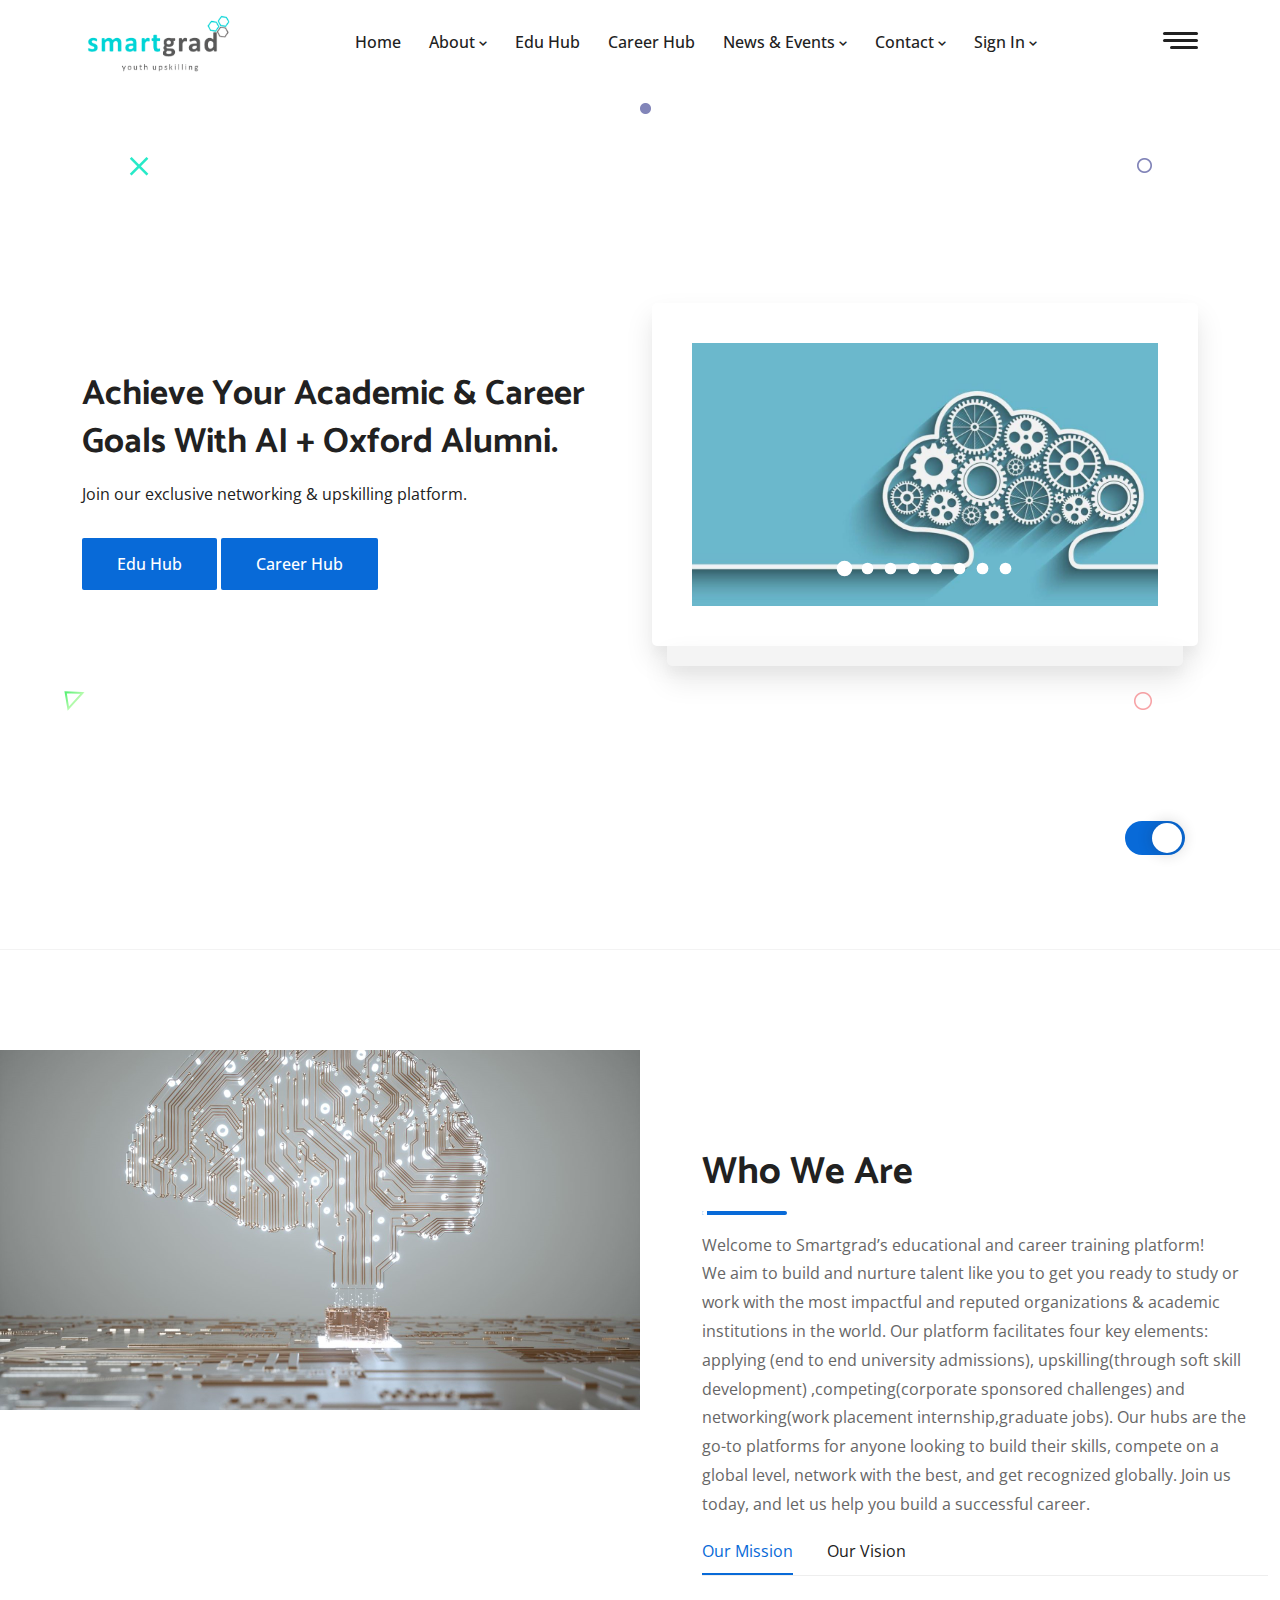
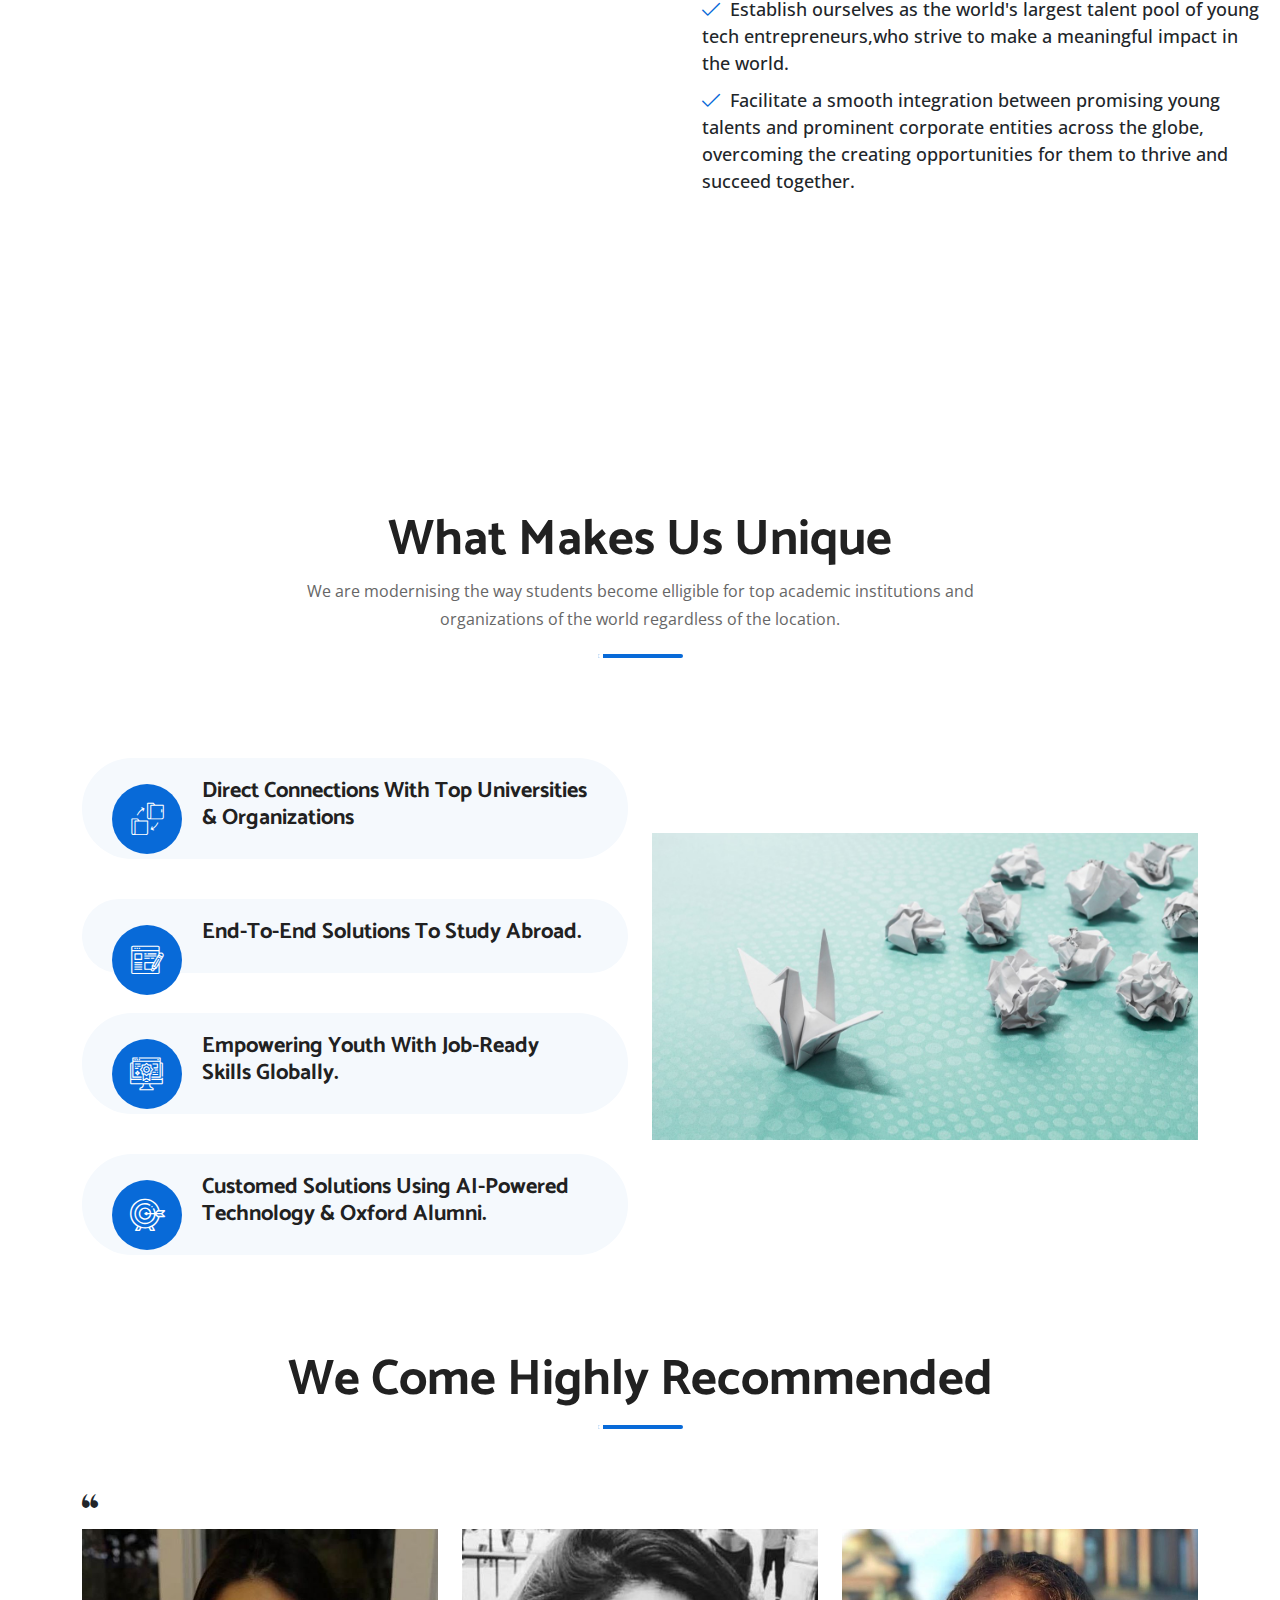
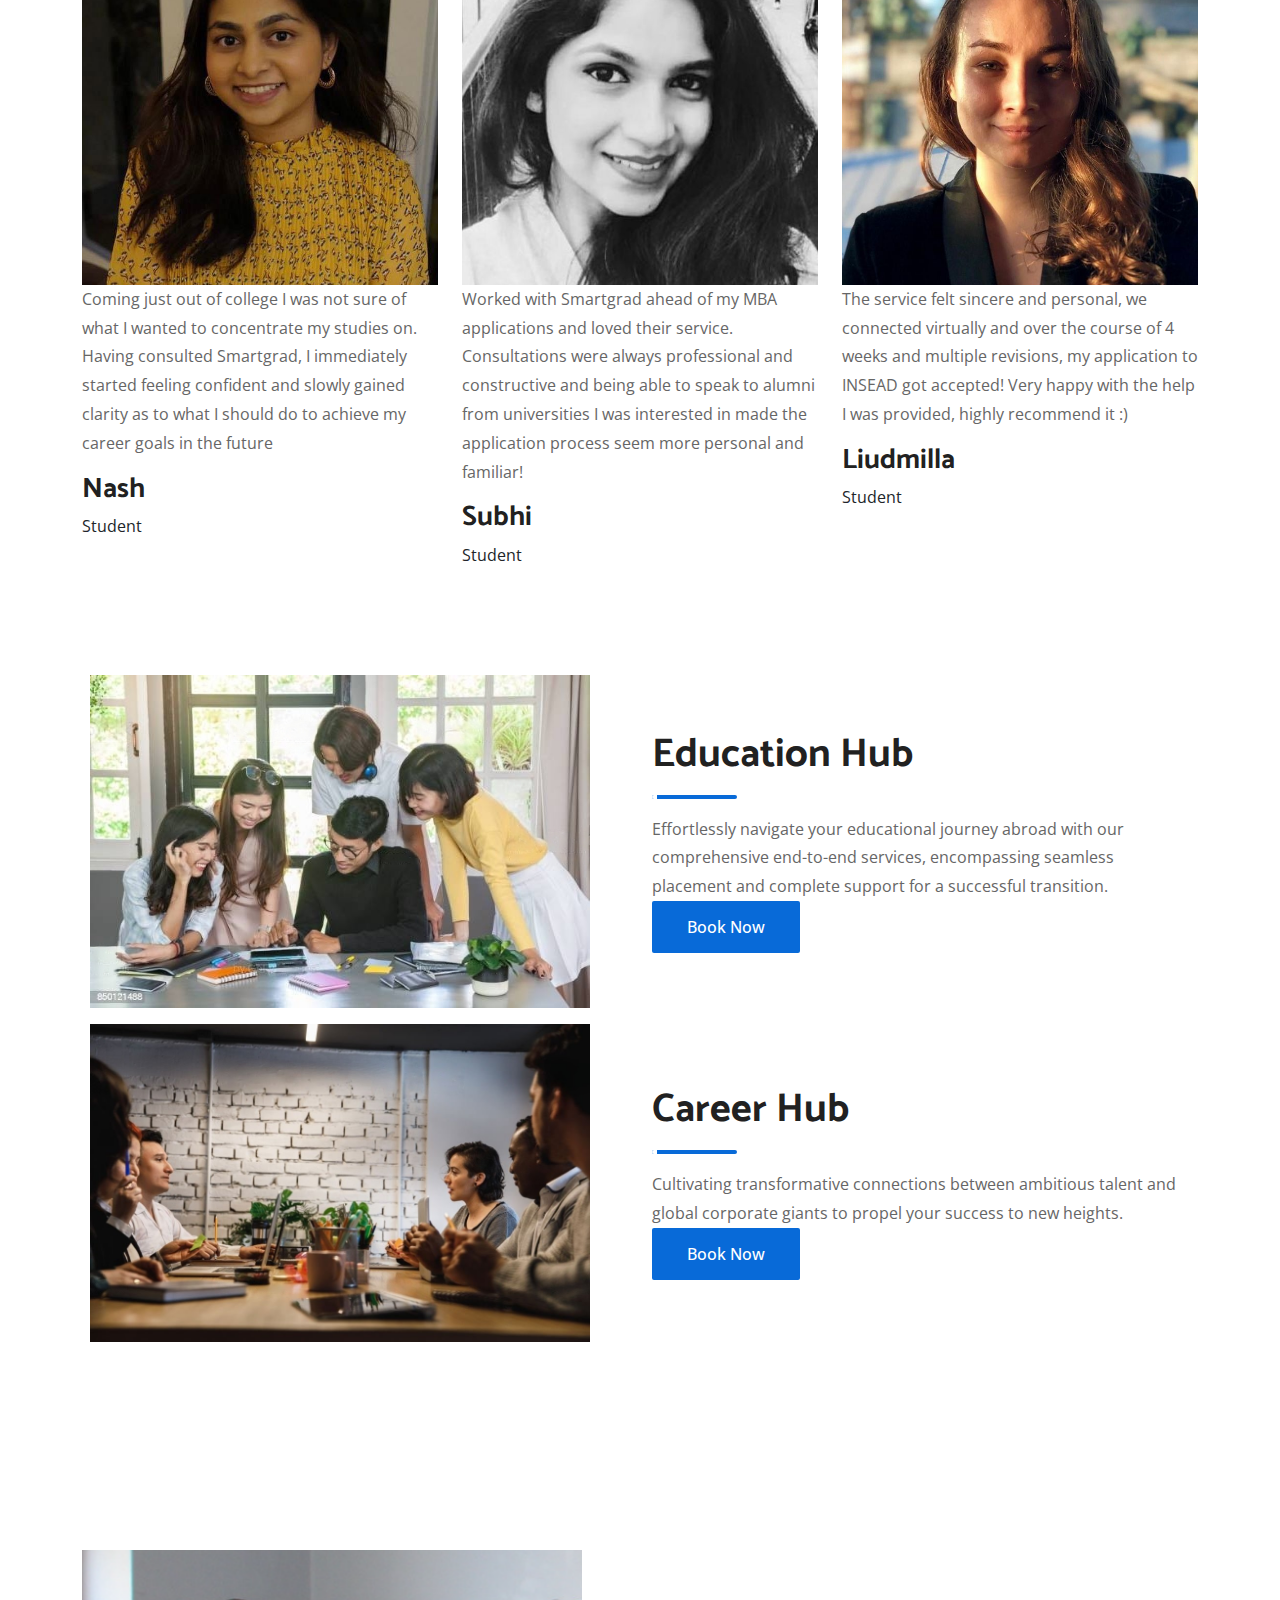
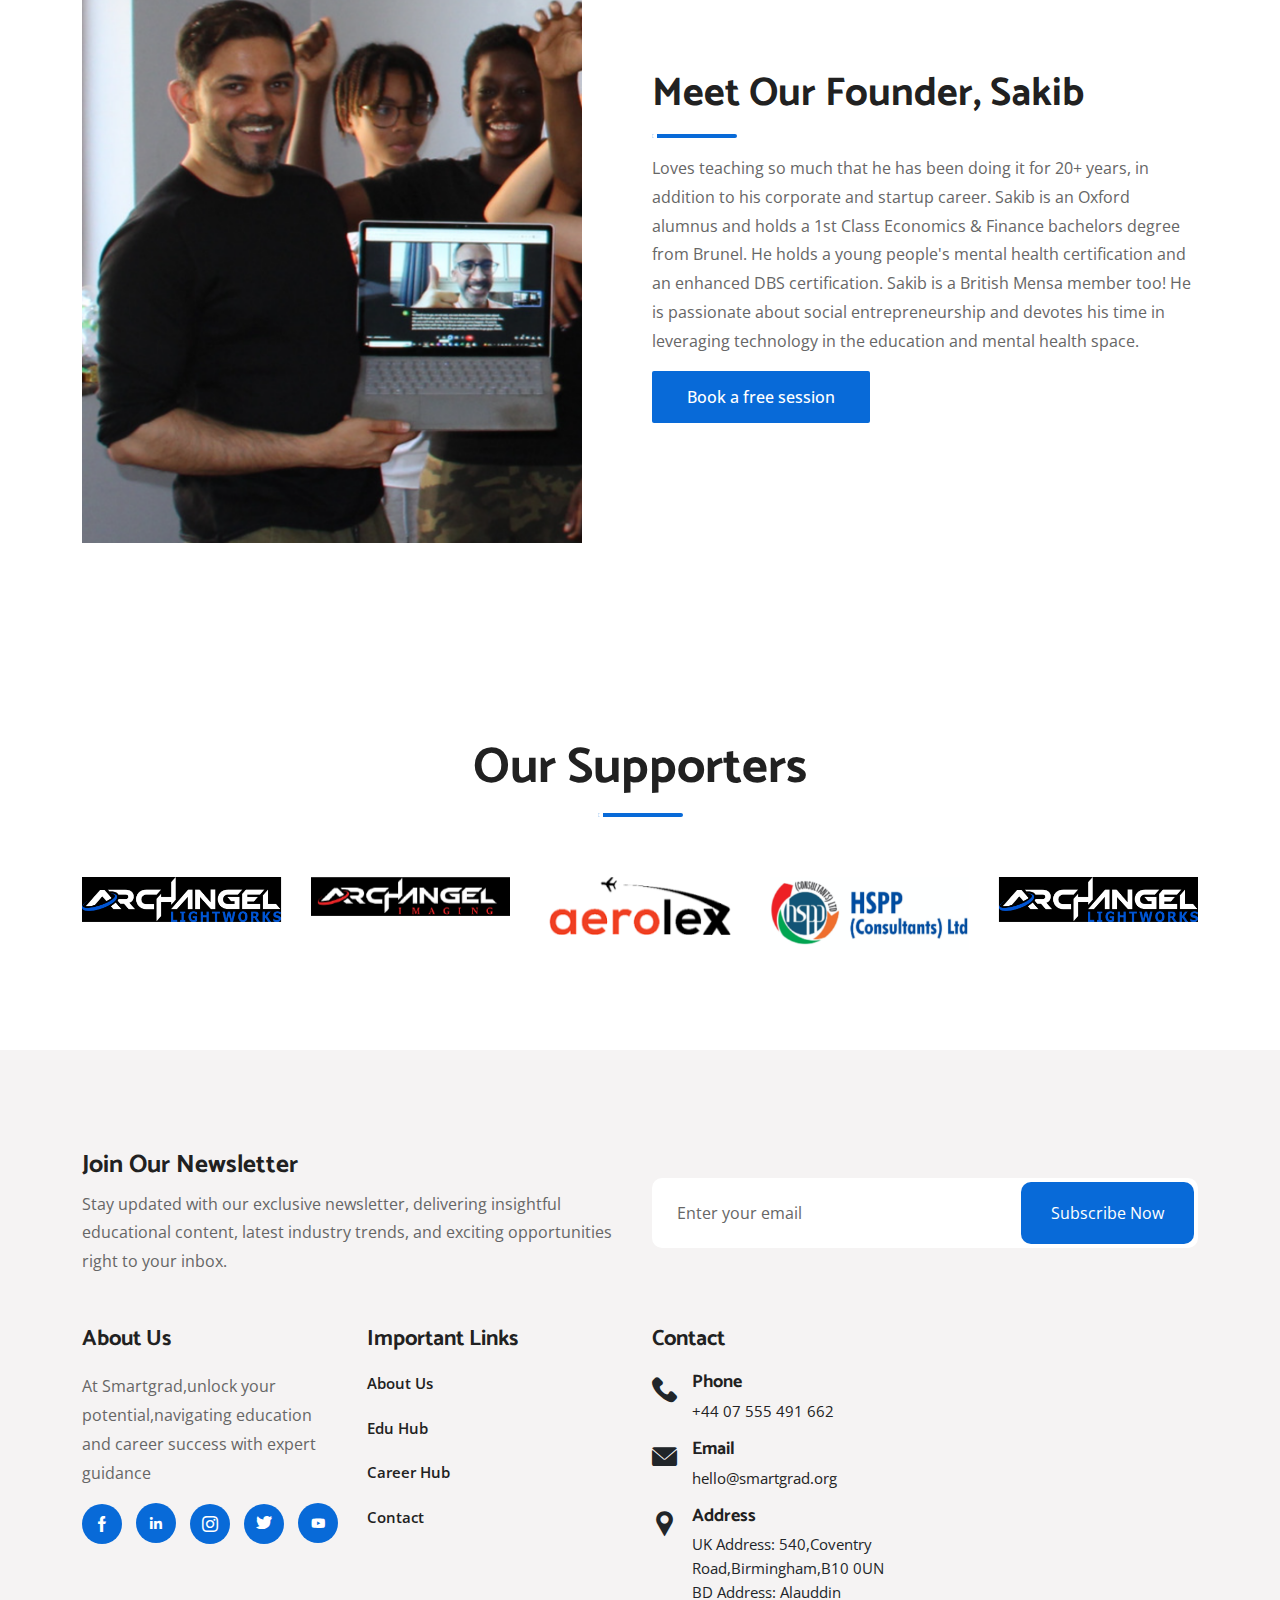
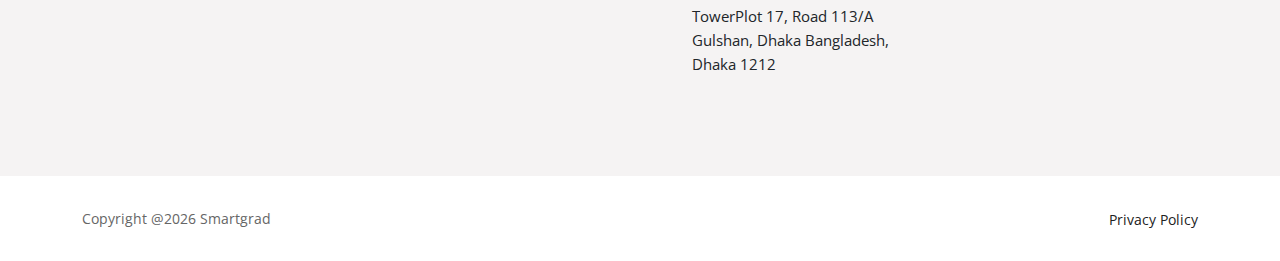
<file: index.html>
<!doctype html>
<html lang="en" class="theme-light">
<head>
    <!-- Required meta tags -->
    <meta charset="utf-8">
    <meta name="viewport" content="width=device-width, initial-scale=1, shrink-to-fit=no">
    <!-- Bootstrap CSS -->
    <link rel="stylesheet" href="assets/css/bootstrap.min.css">
    <!-- Owl Default CSS -->
    <link rel="stylesheet" href="assets/css/owl.default.min.css">
    <!-- Owl Carousel CSS -->
    <link rel="stylesheet" href="assets/css/owl.carousel.min.css">
    <!-- Owl Magnific CSS -->
    <link rel="stylesheet" href="assets/css/magnific-popup.min.css">
    <!-- Animate CSS -->
    <link rel="stylesheet" href="assets/css/animate.min.css">
    <!-- Boxicons CSS -->
    <link rel="stylesheet" href="assets/css/boxicons.min.css">
    <!-- Flaticon CSS -->
    <link rel="stylesheet" href="assets/css/flaticon.css">
    <!-- Meanmenu CSS -->
    <link rel="stylesheet" href="assets/css/meanmenu.css">
    <!-- Odometer CSS-->
    <link rel="stylesheet" href="assets/css/odometer.min.css">
    <!-- Style CSS -->
    <link rel="stylesheet" href="assets/css/style.css">
    <!-- RTL CSS -->
    <link rel="stylesheet" href="assets/css/dark.css">
    <!-- Responsive CSS -->
    <link rel="stylesheet" href="assets/css/responsive.css">

    <title>Smartgrad</title>
    <!-- favicon -->
    <link rel="apple-touch-icon" sizes="180x180" href="assets/apple-touch-icon.png">
    <link rel="icon" type="image/png" sizes="32x32" href="assets/favicon-32x32.png">
    <link rel="icon" type="image/png" sizes="16x16" href="assets/favicon-16x16.png">
    <link rel="manifest" href="/site.webmanifest">
    <!-- favicon end -->
</head>

<body>

<!-- Start Preloader Area -->
<div class="preloader">
    <div class="preloader">
        <span></span>
        <span></span>
    </div>
</div>
<!-- End Preloader Area -->

<!-- Start Navbar Area -->
<div class="navbar-area navbar-two">
    <div class="fria-responsive-nav">
        <div class="container">
            <div class="fria-responsive-menu">
                <div class="logo">
                    <a href="index.html">
                        <img src="assets/image/logo/logo.png" class="black-logo logo-custom" alt="image">
                        <img src="assets/image/logo/logo.png" class="white-logo" alt="image">
                    </a>
                </div>
            </div>
        </div>
    </div>
    <div class="fria-nav">
        <div class="container">
            <nav class="navbar navbar-expand-md navbar-light">
                <a class="navbar-brand" href="index.html">
                    <img src="assets/image/logo/logo.png" class="black-logo logo-custom" alt="logo">
                    <img src="assets/image/logo/logo.png" class="white-logo logo-custom" alt="image">
                </a>

                <div class="collapse navbar-collapse mean-menu" id="navbarSupportedContent">
                    <ul class="navbar-nav">
                        <li class="nav-item">
                            <a href="index.html" class="nav-link">
                                Home
                            </a>
                        </li>

                        <li class="nav-item">
                            <a href="about.html" class="nav-link">
                                About
                                <i class='bx bx-chevron-down'></i>
                            </a>
                            <ul class="dropdown-menu">
                                <li class="nav-item">
                                    <a href="about.html#team" class="nav-link">
                                        Team
                                    </a>
                                </li>
                                <li class="nav-item">
                                    <a href="about.html#why-us" class="nav-link">
                                        Why Us
                                    </a>
                                </li>
                                <li class="nav-item">
                                    <a href="about.html#testimonials" class="nav-link">
                                        Testimonials
                                    </a>
                                </li>
                                <li class="nav-item">
                                    <a href="about.html#partners" class="nav-link">
                                        Our Partners
                                    </a>
                                </li>
                                <li class="nav-item">
                                    <a href="privacy-policy.html" class="nav-link">
                                        Privacy Policy
                                    </a>
                                </li>
                            </ul>
                        </li>

                        <li class="nav-item">
                            <a href="edu-hub.html" class="nav-link">
                                Edu Hub
                            </a>
                        </li>

                        <li class="nav-item">
                            <a href="career-hub.html" class="nav-link">
                                Career Hub
                            </a>
                        </li>
                        <li class="nav-item">
                            <a href="event.html" class="nav-link">
                                News & Events
                                <i class='bx bx-chevron-down'></i>
                            </a>
                            <ul class="dropdown-menu">
                                <li class="nav-item">
                                    <a href="event.html#upcoming-events" class="nav-link">
                                        Upcoming Events
                                    </a>
                                </li>
                                <li class="nav-item">
                                    <a href="event.html#news" class="nav-link">
                                        News
                                    </a>
                                </li>
                            </ul>
                        </li>
                        <li class="nav-item">
                            <a href="contact.html" class="nav-link">
                                Contact
                                <i class='bx bx-chevron-down'></i>
                            </a>
                            <ul class="dropdown-menu">
                                <li class="nav-item">
                                    <a href="contact.html" class="nav-link">
                                        Contact
                                    </a>
                                </li>

                                <li class="nav-item">
                                    <a href="faq.html" class="nav-link">
                                        FAQ
                                    </a>
                                </li>
                            </ul>
                        </li>
                        <li class="nav-item">
                            <a href="sign-in.html" class="nav-link">
                                Sign in
                                <i class='bx bx-chevron-down'></i>
                            </a>
                            <ul class="dropdown-menu">
                                <li class="nav-item">
                                    <a href="sign-in.html?for=education" class="nav-link">
                                        Sign in for Education
                                    </a>
                                </li>

                                <li class="nav-item">
                                    <a href="sign-in.html?for=career" class="nav-link">
                                        Sign in for Career
                                    </a>
                                </li>
                            </ul>
                        </li>
                    </ul>

                    <div class="others-options">
                        <div class="burger-menu">
                            <span></span>
                            <span></span>
                            <span></span>
                        </div>
                    </div>
                </div>
            </nav>
        </div>
    </div>
</div>
<!-- End Navbar Area -->

<!-- Sidebar Modal -->
<div class="sidebar-modal">
    <div class="sidebar-modal-inner">
        <div class="sidebar-about-area">
            <div class="title">
                <h2>About Us</h2>
                <p>We are dedicated to developing and supporting your talents so that you are fully prepared to excel in your future studies or career with some of the most renowned and influential organizations and academic institutions worldwide.</p>
            </div>
        </div>

        <div class="sidebar-contact-feed">
            <h2>Contact</h2>
            <div class="contact-form">
                <form id="contactForm">
                    <div class="row">
                        <div class="col-lg-12 col-md-12">
                            <div class="form-group">
                                <input type="text" name="name" id="name" class="form-control" required data-error="Please enter your name" placeholder="Your Name">
                                <div class="help-block with-errors"></div>
                            </div>
                        </div>

                        <div class="col-lg-12 col-md-12">
                            <div class="form-group">
                                <input type="email" name="email" id="email" class="form-control" required data-error="Please enter your email" placeholder="Your Email">
                                <div class="help-block with-errors"></div>
                            </div>
                        </div>

                        <div class="col-lg-12 col-md-12">
                            <div class="form-group">
                                <input type="text" name="phone_number" id="phone_number" required data-error="Please enter your number" class="form-control" placeholder="Your Phone">
                                <div class="help-block with-errors"></div>
                            </div>
                        </div>

                        <div class="col-lg-12 col-md-12">
                            <div class="form-group">
                                <input type="text" name="msg_subject" id="msg_subject" class="form-control" required data-error="Please enter your subject" placeholder="Your Subject">
                                <div class="help-block with-errors"></div>
                            </div>
                        </div>

                        <div class="col-lg-12 col-md-12">
                            <div class="form-group">
                                <textarea name="message" class="form-control" id="message" cols="30" rows="6" required data-error="Write your message" placeholder="Your Message"></textarea>
                                <div class="help-block with-errors"></div>
                            </div>
                        </div>

                        <div class="col-lg-12 col-md-12">
                            <div class="send-btn">
                                <button type="submit" class="send-btn-one">
                                    Send Message
                                </button>

                                <div id="msgSubmit" class="h3 text-center hidden"></div>
                                <div class="clearfix"></div>
                            </div>
                        </div>
                    </div>
                </form>
            </div>
        </div>

        <div class="sidebar-contact-area">
            <div class="contact-info">
                <div class="contact-info-content">
                    <h2>
                        <a href="tel:+8801937200200">
                            +880 1937 200 200
                        </a>
                        <span>OR</span>
                        <a href="mailto:hello@smartgrad.org">
                            hello@smartgrad.org
                        </a>
                    </h2>

                    <ul class="social">
                        <li>
                            <a href="#" target="_blank">
                                <i class="flaticon-facebook"></i>
                            </a>
                        </li>
                        <li>
                            <a href="#" target="_blank">
                                <i class="flaticon-twitter"></i>
                            </a>
                        </li>
                        <li>
                            <a href="#" target="_blank">
                                <i class="flaticon-instagram"></i>
                            </a>
                        </li>
                        <li>
                            <a href="#" target="_blank">
                                <i class="flaticon-pinterest"></i>
                            </a>
                        </li>
                    </ul>
                </div>
            </div>
        </div>

        <span class="close-btn sidebar-modal-close-btn">
                    <i class="flaticon-cancel"></i>
                </span>
    </div>
</div>
<!-- End Sidebar Modal -->

<!-- Start Banner Area -->
<div class="main-banner-area-eight mob-m">
    <div class="d-table">
        <div class="d-table-cell">
            <div class="container">
                <div class="row align-items-center">
                    <div class="col-lg-6">
                        <div class="main-banner-content">
                            <h1 class="banner-font-size"><small>Achieve your academic & career goals with AI + Oxford Alumni.</small></h1>
                            <p class="lowercase"> Join our exclusive networking & upskilling platform.</p>
                            <div class="banner-btn">
                                <a href="edu-hub.html" class="default-btn">Edu Hub</a>
                                <a href="career-hub.html" class="default-btn">Career Hub</a>
                            </div>
                        </div>
                    </div>

                    <div class="col-lg-6">
                        <div class="banner-form display-none-mob">
                            <div>
                                <div class="home-8-sliders owl-carousel  owl-theme">
                                    <img src="assets/image/slider/slider-8.jpg" alt="" class="img-fluid"/>
                                    <img src="assets/image/slider/slider-7.jpg" alt="" class="img-fluid"/>
                                    <img src="assets/image/slider/slider-6.jpg" alt="" class="img-fluid"/>
                                    <img src="assets/image/slider/slider-5.jpg" alt="" class="img-fluid"/>
                                    <img src="assets/image/slider/slider-4.jpg" alt="" class="img-fluid"/>
                                    <img src="assets/image/slider/slider-3.jpg" alt="" class="img-fluid"/>
                                    <img src="assets/image/slider/slider-2.jpg" alt="" class="img-fluid"/>
                                    <img src="assets/image/slider/slider-1.jpg" alt="" class="img-fluid"/>
                                </div>
                            </div>
                        </div>
                    </div>
                </div>
            </div>
        </div>
    </div>

    <div class="default-shape">
        <div class="shape-1">
            <img src="assets/img/shape/4.png" alt="image">
        </div>

        <div class="shape-2 rotateme">
            <img src="assets/img/shape/5.svg" alt="image">
        </div>

        <div class="shape-3">
            <img src="assets/img/shape/6.svg" alt="image">
        </div>

        <div class="shape-4">
            <img src="assets/img/shape/7.png" alt="image">
        </div>

        <div class="shape-5">
            <img src="assets/img/shape/8.png" alt="image">
        </div>
    </div>
</div>
<!-- End Banner Area -->

<!-- Start About Area -->
<section class="about-section ptb-100">
    <div class="container-fluid">
        <div class="row">
            <div class="col-lg-6 p-0">
                <div class="who-image">
                    <img src="assets/image/who.jpg" alt="image">
                </div>
            </div>

            <div class="col-lg-6">
                <div class="about-tab">
                    <h2>Who we are</h2>
                    <div class="bar"></div>
                    <p>Welcome to Smartgrad’s educational and career training platform!<br>
                        We aim to build and nurture talent like you to get you ready to  study or work with the most impactful and reputed organizations & academic institutions in the world.
                        Our platform facilitates four key elements: applying (end to end university admissions), upskilling(through soft skill development) ,competing(corporate sponsored challenges) and networking(work placement internship,graduate jobs).
                        Our hubs are the go-to platforms for anyone looking to build their skills, compete on a global level, network with the best, and get recognized globally. Join us today, and let us help you build a successful career.</p>

                    <div class="tab about-list-tab">
                        <ul class="tabs">
                            <li>
                                <a href="#">
                                    Our Mission
                                </a>
                            </li>
                            <li>
                                <a href="#">
                                    Our Vision
                                </a>
                            </li>
                        </ul>

                        <div class="tab_content">
                            <div class="tabs_item">
                                <ul class="list">
                                    <li>
                                        <i class="flaticon-tick"></i>
                                        Establish ourselves as  the world's largest talent pool of young tech entrepreneurs,who strive to make a meaningful impact in the world.
                                    </li>

                                    <li>
                                        <i class="flaticon-tick"></i>
                                        Facilitate a smooth integration between promising young talents and prominent corporate entities across the globe, overcoming the creating opportunities for them to thrive and succeed together.
                                    </li>
                                </ul>
                            </div>

                            <div class="tabs_item">
                                <ul class="list">
                                    <li>
                                        <i class="flaticon-tick"></i>
                                        Overcome the transactional nature of traditional upskilling and networking platforms like LinkedIn,Udemy and Coursera by connecting corporates and potential job-seekers.

                                    </li>

                                    <li>
                                        <i class="flaticon-tick"></i>
                                        Ensuring that our students are well-prepared for the challenges of the real world, making us the preferred choice for students and employers alike.
                                    </li>
                                </ul>

                                <p>Our commitment is to empower individuals by creating a seamless bridge between aspiring job-seekers and esteemed global corporations, while also facilitating the educational aspirations of students seeking higher studies abroad. With our expertise and extensive network, we strive to unlock boundless opportunities and shape successful futures.</p>

                                <a class="default-btn" href="#">
                                    Discover More
                                </a>
                            </div>

                            <div class="tabs_item">
                                <div class="text">
                                    <h3>How to generate your Creative Idea With IT Business</h3>
                                </div>

                                <ul class="list">
                                    <li>
                                        <i class="flaticon-tick"></i>
                                        The Philosopy of Business Analytics
                                    </li>

                                    <li>
                                        <i class="flaticon-tick"></i>
                                        Fast Track Your Business
                                    </li>

                                    <li>
                                        <i class="flaticon-tick"></i>
                                        Lies & Damn Lies About Your Business
                                    </li>

                                    <li>
                                        <i class="flaticon-tick"></i>
                                        The Ultimate Deal on Business
                                    </li>
                                </ul>
                            </div>
                        </div>
                    </div>
                </div>
            </div>
        </div>
    </div>
</section>
<!-- End About Area -->

<!-- Start Choose Area -->
<section class="choose-section ptb-100">
    <div class="container">
        <div class="section-title">
            <h2>What makes us unique</h2>
            <p>We are modernising the way students become elligible for top academic institutions and organizations of the world regardless of the location.</p>
            <div class="bar"></div>
        </div>

        <div class="row align-items-center">
            <div class="col-lg-6">
                <div class="choose-content">
                    <div class="icon">
                        <i class="flaticon-shared-folder"></i>
                    </div>
                    <h3>Direct connections with top universities & organizations</h3>
                </div>

                <div class="choose-content">
                    <div class="icon">
                        <i class="flaticon-blog"></i>
                    </div>
                    <h3>End-to-end solutions to study abroad.</h3>
                </div>

                <div class="choose-content">
                    <div class="icon">
                        <i class="flaticon-quality"></i>
                    </div>
                    <h3>Empowering youth with job-ready skills globally.</h3>
                </div>

                <div class="choose-content">
                    <div class="icon">
                        <i class="flaticon-target"></i>
                    </div>
                    <h3>Customed solutions using AI-powered technology & Oxford alumni.</h3>
                </div>
            </div>

            <div class="col-lg-6">
                <div class="choose-image">
                    <img src="assets/image/why-choose-us.jpg" alt="image">
                </div>
            </div>
        </div>
    </div>
</section>
<!-- End Choose Area -->

<!-- Start Clients Area -->
<section class="clients-section">
    <div class="container">
        <div class="section-title">
            <h2>We come highly recommended</h2>
            <div class="bar"></div>
        </div>

        <div class="clients-item">
            <div class="icon  mb-3">
                <i class="flaticon-left-quotes-sign"></i>
            </div>
            <div class="row">
                <div class="col-md-4 col-sm-12">
                    <img src="assets/img/clients/client1.jpeg" width="400" height="600"/>
                    <p>Coming just out of college I was not sure of what I wanted to concentrate my studies on. Having consulted Smartgrad, I immediately started feeling confident and slowly gained clarity as to what I should do to achieve my career goals in the future</p>
                    <div class="clients-content">
                        <h3>Nash</h3>
                        <span>Student</span>
                    </div>
                </div>
                <div class="col-md-4 col-sm-12">
                    <img src="assets/img/clients/client2.jpeg" width="400" height="600"/>
                    <p>Worked with Smartgrad ahead of my MBA applications and loved their service. Consultations were always professional and constructive and being able to speak to alumni from universities I was interested in made the application process seem more personal and familiar!</p>
                    <div class="clients-content">
                        <h3>Subhi</h3>
                        <span>Student</span>
                    </div>
                </div>
                <div class="col-md-4 col-sm-12">
                    <img src="assets/img/clients/client3.jpeg" width="400" height="600"/>
                    <p>The service felt sincere and personal, we connected virtually and over the course of 4 weeks and multiple revisions, my application to INSEAD got accepted! Very happy with the help I was provided, highly recommend it :)</p>
                    <div class="clients-content">
                        <h3>Liudmilla</h3>
                        <span>Student</span>
                    </div>
                </div>
            </div>
        </div>
    </div>
</section>
<!-- End Clients Area -->

<!--        start career hub and edu hub area-->
<section class="development-area ptb-100">
    <div class="container">
        <div class="row align-items-center p-2">
            <div class="col-lg-6">
                <div class="development-image">
                    <img src="assets/image/edu-hub/Education-Hub.jpeg" alt="image" class="img-fluid" width="500" height="500">
                </div>
            </div>

            <div class="col-lg-6">
                <div class="development-text">
                    <h3>Education Hub</h3>
                    <div class="bar"></div>
                    <p>Effortlessly navigate your educational journey abroad with our comprehensive end-to-end services, encompassing seamless placement and complete support for a successful transition.</p>
                </div>
                <!-- Calendly link widget begin -->
                <link href="https://assets.calendly.com/assets/external/widget.css" rel="stylesheet">
                <script src="https://assets.calendly.com/assets/external/widget.js" type="text/javascript" async></script>
                <a href="" class="default-btn" onclick="Calendly.initPopupWidget({url: 'https://calendly.com/hello-oqk'});return false;">
                    Book Now
                </a>
                <!-- Calendly link widget end -->
            </div>
        </div>
        <div class="row align-items-center p-2">
            <div class="col-lg-6">
                <div class="development-image">
                    <img src="assets/image/career-hub/career-hub.jpeg" alt="image" class="img-fluid" width="500" height="500">
                </div>
            </div>

            <div class="col-lg-6">
                <div class="development-text">
                    <h3>Career Hub</h3>
                    <div class="bar"></div>
                    <p>Cultivating transformative connections between ambitious talent and global corporate giants to propel your success to new heights.</p>
                </div>

                <!-- Calendly link widget begin -->
                <link href="https://assets.calendly.com/assets/external/widget.css" rel="stylesheet">
                <script src="https://assets.calendly.com/assets/external/widget.js" type="text/javascript" async></script>
                <a href="" class="default-btn" onclick="Calendly.initPopupWidget({url: 'https://calendly.com/hello-oqk'});return false;">
                    Book Now
                </a>
                <!-- Calendly link widget end -->
            </div>
        </div>
    </div>
</section>
<!--        end career hub and edu hub area-->

<!--        start showcase area-->
<section class="development-area ptb-100">
    <div class="container">
        <div class="row align-items-center">
            <div class="col-lg-6">
                <div class="development-image">
                    <img src="assets/Screenshot 2023-04-19 174519.png" alt="image" class="img-fluid" width="500" height="500">
                </div>
            </div>

            <div class="col-lg-6">
                <div class="development-text">
                    <h3>Meet our founder, Sakib</h3>
                    <div class="bar"></div>
                    <p>Loves teaching so much that he has been doing it for 20+ years, in addition to his corporate and startup career.
                        Sakib is an Oxford alumnus and holds a 1st Class Economics & Finance bachelors degree from Brunel.
                        He holds a young people's mental health certification and an enhanced DBS certification. Sakib is a British Mensa member too!
                        He is passionate about social entrepreneurship and devotes his time in leveraging technology in the education and mental health space.</p>
                    <!-- Calendly link widget begin -->
                    <link href="https://assets.calendly.com/assets/external/widget.css" rel="stylesheet">
                    <script src="https://assets.calendly.com/assets/external/widget.js" type="text/javascript" async></script>
                    <a href="#" class="default-btn animated fadeInDown" onclick="Calendly.initPopupWidget({url: 'https://calendly.com/sakib-smartgrad'});return false;">
                        Book a free session
                        <span style="opacity: 1;" class="animated fadeInUp"></span>
                    </a>
                    <!-- Calendly link widget end -->
                </div>
            </div>
        </div>
    </div>
</section>
<!--        end showcase area-->

<!-- Start Partner Section -->
<div id="partner" class="partner-section ptb-100">
    <div class="container">
        <div class="section-title">
            <h2>Our Supporters</h2>
            <div class="bar"></div>
        </div>
        <div class="partner-slider owl-carousel owl-theme">
            <div class="partner-item">
                <a href="#">
                    <img src="assets/img/supporters/archangel_lightworks.png" alt="supporters">
                </a>
            </div>
            <div class="partner-item">
                <a href="#">
                    <img src="assets/img/supporters/imaging.png" alt="partner">
                </a>
            </div>
            <div class="partner-item">
                <a href="#">
                    <img src="assets/img/supporters/bd.png" alt="partner">
                </a>
            </div>
            <div class="partner-item">
                <a href="#">
                    <img src="assets/img/supporters/hspp.jpg" alt="partner">
                </a>
            </div>
        </div>
    </div>
</div>

            <!-- End Partner Section -->

            <!-- Start Footer Area -->
            <section class="footer-section pt-100 pb-70">
                <div class="container">
                    <div class="subscribe-area">
                        <div class="row align-items-center">
                            <div class="col-lg-6 col-md-6">
                                <div class="subscribe-content">
                                    <h2>Join Our Newsletter</h2>
                                    <p>Stay updated with our exclusive newsletter, delivering insightful educational content, latest industry trends, and exciting opportunities right to your inbox.</p>
                                </div>
                            </div>

                            <div class="col-lg-6 col-md-6">
                                <form class="newsletter-form">
                                    <input type="email" class="input-newsletter" placeholder="Enter your email" name="EMAIL" required autocomplete="off">
                                    <button type="submit">
                                        Subscribe Now
                                    </button>

                                    <div id="validator-newsletter" class="form-result"></div>
                                </form>
                            </div>
                        </div>
                    </div>

                    <div class="row">
                        <div class="col-lg-3 col-md-6 col-sm-6">
                            <div class="single-footer-widget">
                                <div class="footer-heading">
                                    <h3>About Us</h3>
                                </div>
                                <p>At Smartgrad,unlock your potential,navigating education and career success with expert guidance</p>
                                <ul class="footer-social">
                                    <li>
                                        <a href="https://www.facebook.com/smartgrad.uk" target="_blank">
                                            <i class="flaticon-facebook"></i>
                                        </a>
                                    </li>

                                    <li>
                                        <a href="https://www.linkedin.com/company/smartgrad-org/" target="_blank">
                                            <i class="bx bxl-linkedin"></i>
                                        </a>
                                    </li>
                                    <li>
                                        <a href="https://www.instagram.com/smartgrad_/" target="_blank">
                                            <i class="flaticon-instagram"></i>
                                        </a>
                                    </li>
                                    <li>
                                        <a href="#" target="_blank">
                                            <i class="flaticon-twitter"></i>
                                        </a>
                                    </li>
                                    <li>
                                        <a href="https://www.youtube.com/@smartgraduk451" target="_blank">
                                            <i class="bx bxl-youtube"></i>
                                        </a>
                                    </li>
                                </ul>
                            </div>
                        </div>

                        <div class="col-lg-3 col-md-6 col-sm-6">
                            <div class="single-footer-widget">
                                <div class="footer-heading">
                                    <h3>Important Links</h3>
                                </div>

                                <ul class="footer-quick-links">
                                    <li>
                                        <a href="about.html">About Us</a>
                                    </li>
                                    <li>
                                        <a href="edu-hub.html">Edu Hub</a>
                                    </li>
                                    <li>
                                        <a href="career-hub.html">Career Hub</a>
                                    </li>
                                    <li>
                                        <a href="contact.html">Contact</a>
                                    </li>
                                </ul>
                            </div>
                        </div>

                        <div class="col-lg-3 col-md-6 col-sm-6">
                            <div class="single-footer-widget">
                                <div class="footer-heading">
                                    <h3>Contact</h3>
                                </div>

                                <div class="footer-info-contact">
                                    <i class="flaticon-phone-call"></i>
                                    <h3>Phone</h3>
                                    <span><a href="tel:+44-07-555-491-662">+44 07 555 491 662</a></span>
                                </div>

                                <div class="footer-info-contact">
                                    <i class="flaticon-envelope"></i>
                                    <h3>Email</h3>
                                    <span><a href="mailto:hello@smartgrad.org">hello@smartgrad.org</a></span>
                                </div>

                                <div class="footer-info-contact">
                                    <i class="flaticon-pin"></i>
                                    <h3>Address</h3>
                                    <span>UK Address: 540,Coventry Road,Birmingham,B10 0UN <br>
            BD Address: Alauddin TowerPlot 17, Road 113/A Gulshan, Dhaka Bangladesh, Dhaka 1212</span>
                                </div>
                            </div>
                        </div>
                    </div>
                </div>
            </section>
            <!-- End Footer Area -->

            <!-- Start Copy Right Area -->
            <div class="copyright-area">
                <div class="container">
                    <div class="copyright-area-content">
                        <div class="row align-items-center">
                            <div class="col-lg-6 col-md-6">
                                <p>
                                    Copyright @<script>document.write(new Date().getFullYear())</script> Smartgrad
                                </p>
                            </div>

                            <div class="col-lg-6 col-md-6">
                                <ul>
                                    <li>
                                        <a href="privacy-policy.html">Privacy Policy</a>
                                    </li>
                                </ul>
                            </div>
                        </div>
                    </div>
                </div>
            </div>
            <!-- End Copy Right Area -->

            <!-- Start Go Top Section -->
            <div class="go-top">
                <i class="bx bx-chevron-up"></i>
                <i class="bx bx-chevron-up"></i>
            </div>
            <!-- End Go Top Section -->

            <!-- dark version -->
            <div class="dark-version">
                <label id="switch" class="switch">
                    <input type="checkbox" onchange="toggleTheme()" id="slider">
                    <span class="slider round"></span>
                </label>
            </div>
            <!-- dark version -->

            <!-- Jquery Slim JS -->
            <script src="assets/js/jquery.min.js"></script>
            <!-- Popper JS -->
            <script src="assets/js/popper.min.js"></script>
            <!-- Bootstrap JS -->
            <script src="assets/js/bootstrap.min.js"></script>
            <!-- Meanmenu JS -->
            <script src="assets/js/jquery.meanmenu.js"></script>
            <!-- Owl Carousel JS -->
            <script src="assets/js/owl.carousel.js"></script>
            <!-- Magnific JS -->
            <script src="assets/js/jquery.magnific-popup.min.js"></script>
            <!-- Appear JS -->
            <script src="assets/js/jquery.appear.min.js"></script>
            <!-- Odometer JS -->
            <script src="assets/js/odometer.min.js"></script>
            <!-- Form Ajaxchimp JS -->
            <script src="assets/js/jquery.ajaxchimp.min.js"></script>
            <!-- Form Validator JS -->
            <script src="assets/js/form-validator.min.js"></script>
            <!-- Contact JS -->
            <script src="assets/js/contact-form-script.js"></script>
            <!-- Wow JS -->
            <script src="assets/js/wow.min.js"></script>
            <!-- Custom JS -->
            <script src="assets/js/main.js"></script>
            <script>
                $(document).ready(function(){
                    var path = window.location.pathname;
                    console.log(path)
                    $(".nav-item a[href*='"+path+"']").addClass("active");
                })
                $('.home-8-sliders').owlCarousel({
                    loop:true,
                    margin:0,
                    nav:false,
                    mouseDrag: true,
                    items:1,
                    autoHeight:true,
                    dots: true,
                    autoplay: true,
                    smartSpeed: 500,
                    autoplayHoverPause: true,
                    navText: [
                        "<i class='flaticon-left'></i>",
                        "<i class='flaticon-right-1'></i>",
                    ],
                });
            </script>
</body>
</html>
</file>
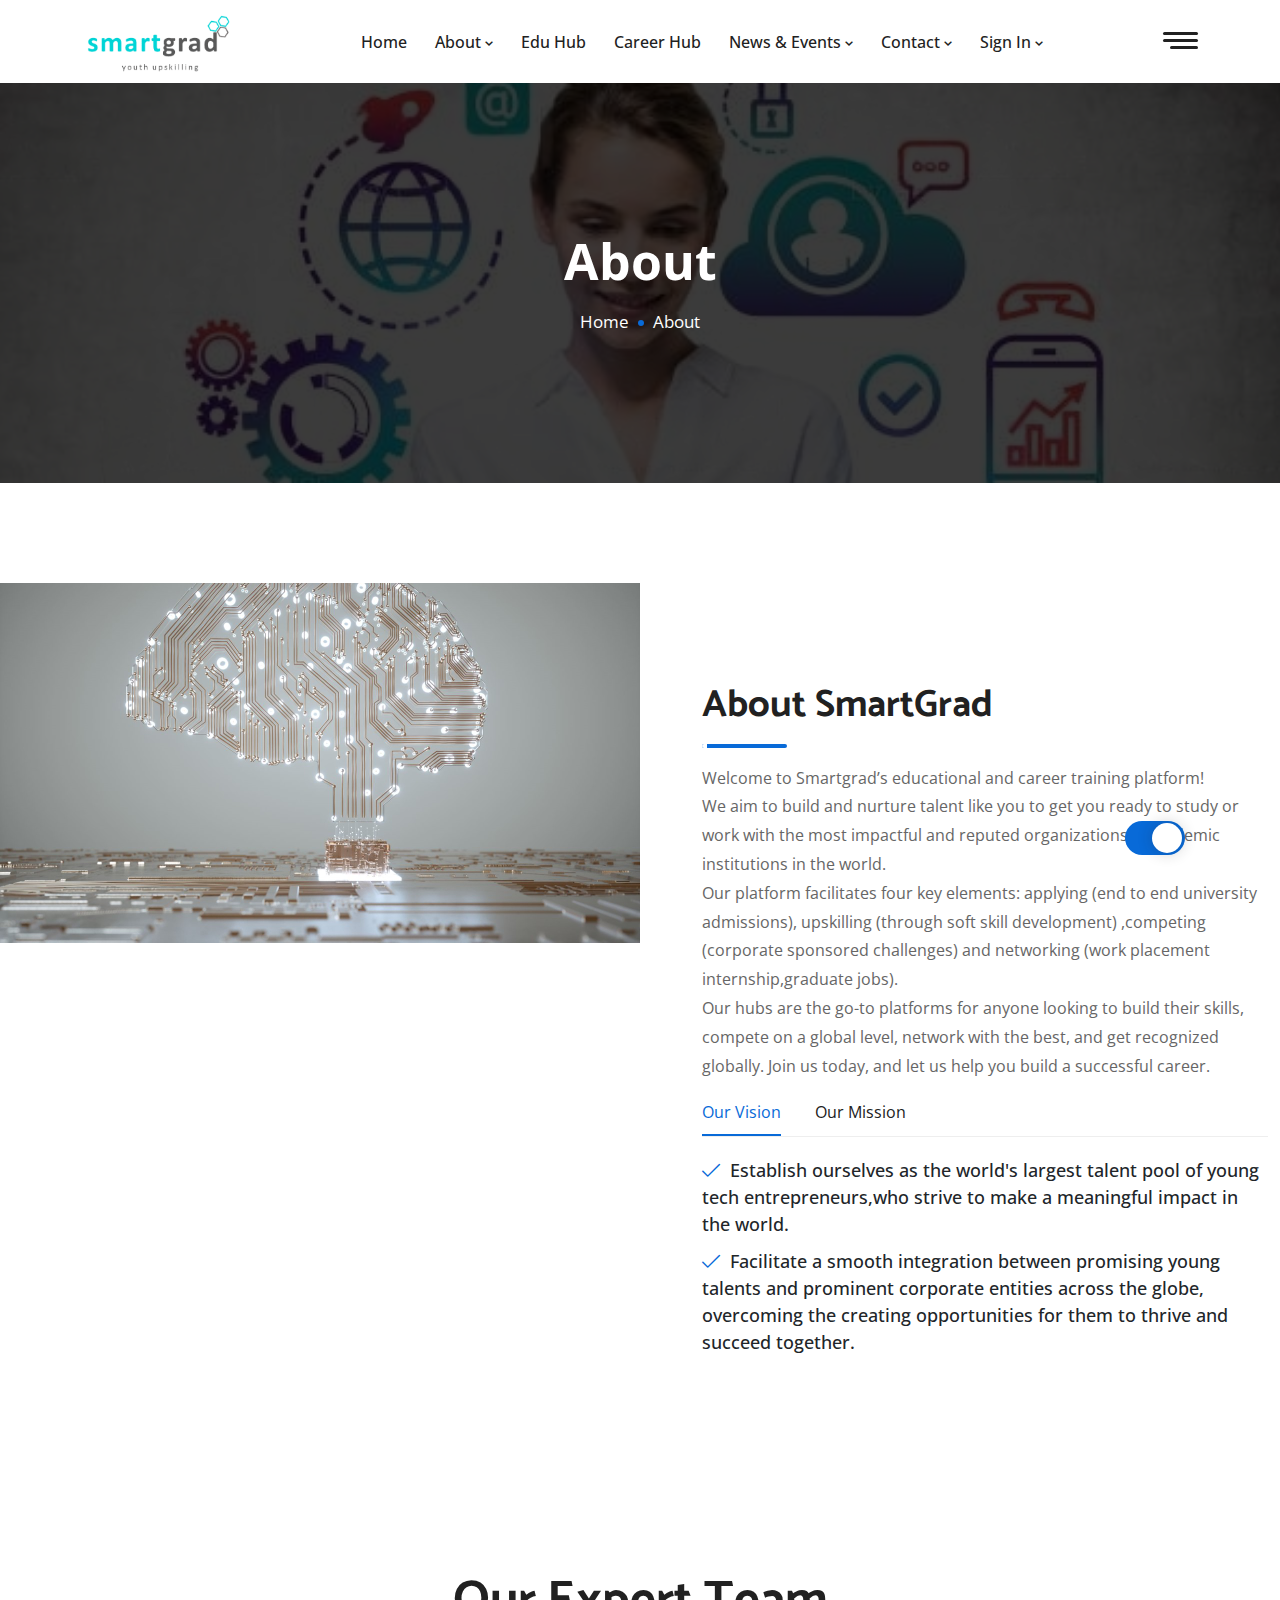
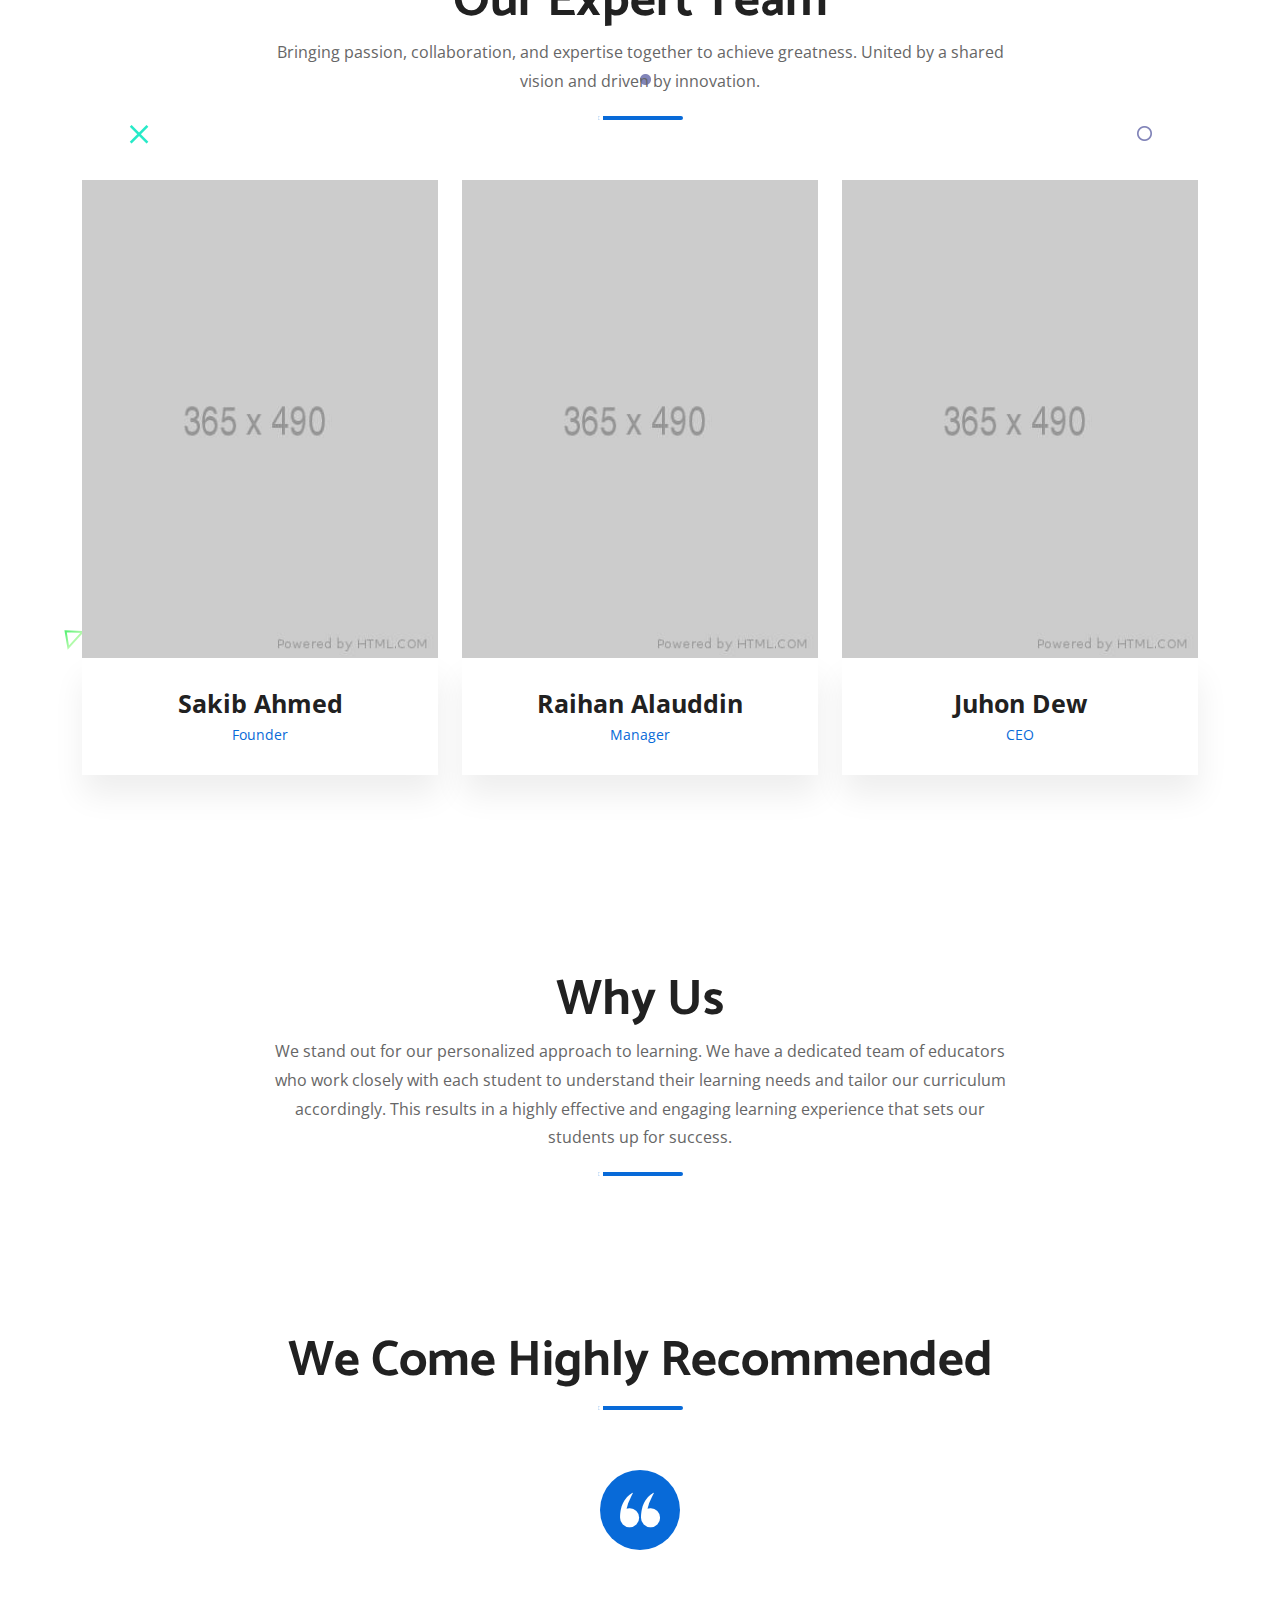
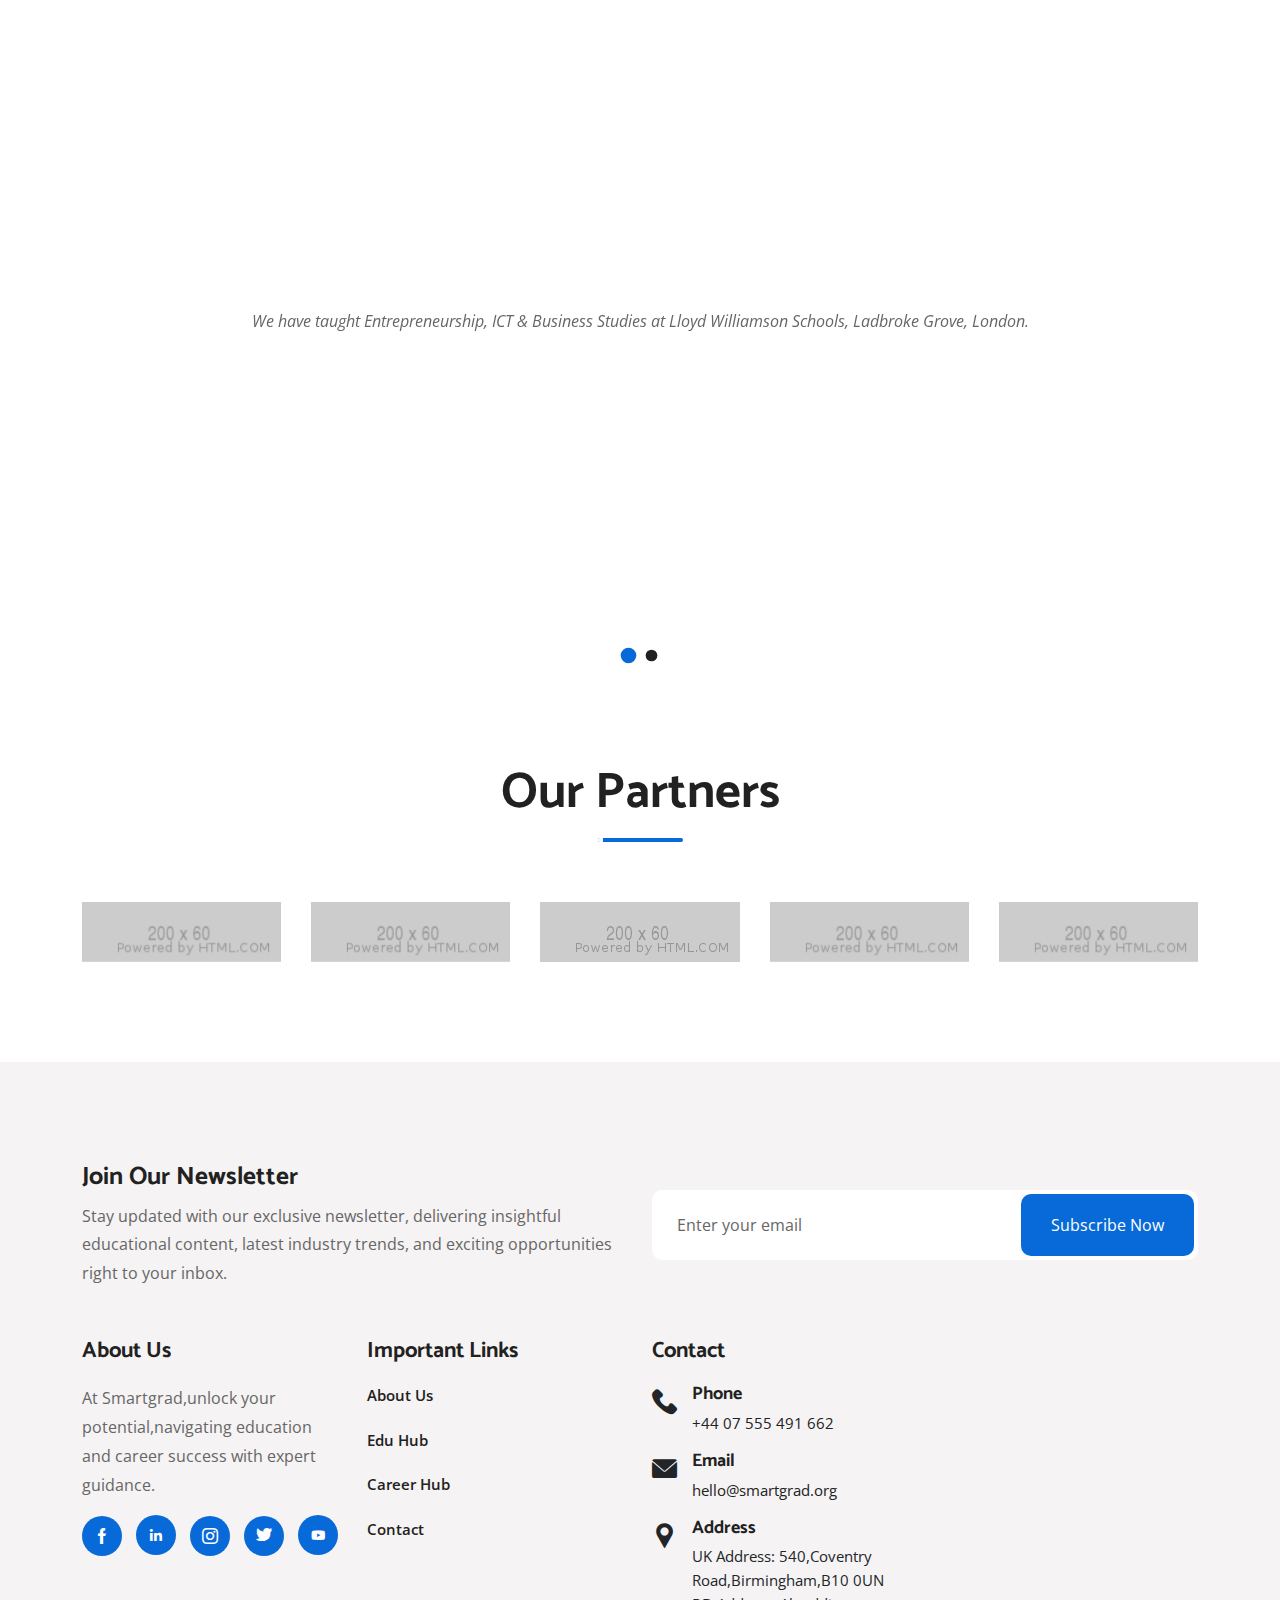
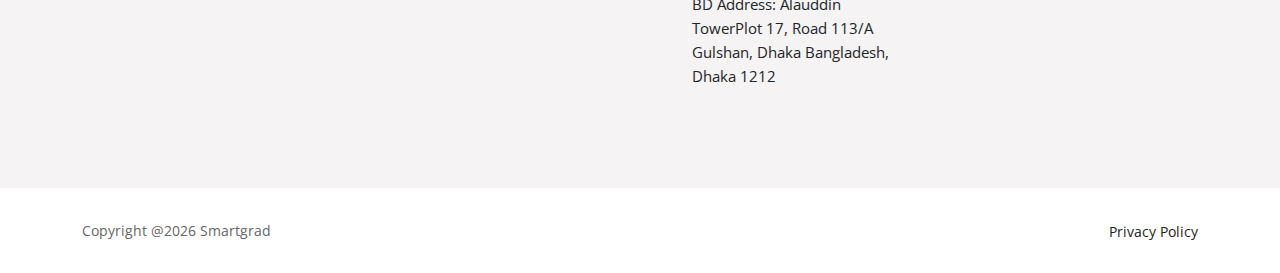
<file: about.html>
<!doctype html>
<html lang="en" class="theme-light">
    <head>
        <!-- Required meta tags -->
        <meta charset="utf-8">
        <meta name="viewport" content="width=device-width, initial-scale=1, shrink-to-fit=no">
        <!-- Bootstrap CSS --> 
        <link rel="stylesheet" href="assets/css/bootstrap.min.css">
        <!-- Owl Default CSS --> 
        <link rel="stylesheet" href="assets/css/owl.default.min.css">
        <!-- Owl Carousel CSS --> 
        <link rel="stylesheet" href="assets/css/owl.carousel.min.css">
        <!-- Owl Magnific CSS --> 
        <link rel="stylesheet" href="assets/css/magnific-popup.min.css">
        <!-- Animate CSS --> 
        <link rel="stylesheet" href="assets/css/animate.min.css">
        <!-- Boxicons CSS --> 
		<link rel="stylesheet" href="assets/css/boxicons.min.css">
        <!-- Flaticon CSS --> 
		<link rel="stylesheet" href="assets/css/flaticon.css">
        <!-- Meanmenu CSS -->
        <link rel="stylesheet" href="assets/css/meanmenu.css">
		<!-- Odometer CSS-->
		<link rel="stylesheet" href="assets/css/odometer.min.css">
        <!-- Style CSS -->
        <link rel="stylesheet" href="assets/css/style.css">
        <!-- RTL CSS -->
        <link rel="stylesheet" href="assets/css/dark.css">
        <!-- Responsive CSS -->
		<link rel="stylesheet" href="assets/css/responsive.css">
		
		<title>About Us | Smartgrad</title>

        <!-- favicon -->
          <link rel="apple-touch-icon" sizes="180x180" href="assets/apple-touch-icon.png">
          <link rel="icon" type="image/png" sizes="32x32" href="assets/favicon-32x32.png">
          <link rel="icon" type="image/png" sizes="16x16" href="assets/favicon-16x16.png">
          <link rel="manifest" href="/site.webmanifest">
        <!-- favicon end -->
    </head>

    <body>

        <!-- Start Preloader Area -->
        <div class="preloader">
            <div class="preloader">
                <span></span>
                <span></span>
            </div>
        </div>
        <!-- End Preloader Area -->

        <!-- Start Navbar Area -->
        <div class="navbar-area">
            <div class="fria-responsive-nav">
                <div class="container">
                    <div class="fria-responsive-menu">
                        <div class="logo">
                            <a href="index.html">
                                <img src="assets/image/logo/logo.png" class="black-logo logo-custom" alt="image">
                                <img src="assets/img/logo-2.png" class="white-logo" alt="image">
                            </a>
                        </div>
                    </div>
                </div>
            </div>

            <div class="fria-nav">
                <div class="container">
                    <nav class="navbar navbar-expand-md navbar-light">
                        <a class="navbar-brand" href="index.html">
                            <img src="assets/image/logo/logo.png" class="black-logo logo-custom" alt="image" width="150" height="auto">
                            <img src="assets/img/logo-2.png" class="white-logo" alt="image">
                        </a>

                        <div class="collapse navbar-collapse mean-menu" id="navbarSupportedContent">
                            <ul class="navbar-nav">
                                <li class="nav-item">
                                    <a href="index.html" class="nav-link">
                                        Home
                                    </a>
                                </li>

                                <li class="nav-item">
                                    <a href="about.html" class="nav-link">
                                        About
                                        <i class='bx bx-chevron-down'></i>
                                    </a>
                                    <ul class="dropdown-menu">
                                        <li class="nav-item">
                                            <a href="about.html#team" class="nav-link">
                                                Team
                                            </a>
                                        </li>
                                        <li class="nav-item">
                                            <a href="about.html#why-us" class="nav-link">
                                                Why Us
                                            </a>
                                        </li>
                                        <li class="nav-item">
                                            <a href="about.html#testimonials" class="nav-link">
                                                Testimonials
                                            </a>
                                        </li>
                                        <li class="nav-item">
                                            <a href="about.html#partners" class="nav-link">
                                                Our Partners
                                            </a>
                                        </li>
                                        <li class="nav-item">
                                            <a href="privacy-policy.html" class="nav-link">
                                                Privacy Policy
                                            </a>
                                        </li>
                                    </ul>
                                </li>

                                <li class="nav-item">
                                    <a href="edu-hub.html" class="nav-link">
                                        Edu Hub
                                    </a>
                                </li>

                                <li class="nav-item">
                                    <a href="career-hub.html" class="nav-link">
                                        Career Hub
                                    </a>
                                </li>
                                <li class="nav-item">
                                    <a href="event.html" class="nav-link">
                                        News & Events
                                        <i class='bx bx-chevron-down'></i>
                                    </a>
                                    <ul class="dropdown-menu">
                                        <li class="nav-item">
                                            <a href="event.html#upcoming-events" class="nav-link">
                                                Upcoming Events
                                            </a>
                                        </li>
                                        <li class="nav-item">
                                            <a href="event.html#news" class="nav-link">
                                                News
                                            </a>
                                        </li>
                                    </ul>
                                </li>
                                <li class="nav-item">
                                    <a href="contact.html" class="nav-link">
                                        Contact
                                        <i class='bx bx-chevron-down'></i>
                                    </a>
                                    <ul class="dropdown-menu">
                                        <li class="nav-item">
                                            <a href="contact.html" class="nav-link">
                                                Contact
                                            </a>
                                        </li>

                                        <li class="nav-item">
                                            <a href="faq.html" class="nav-link">
                                                FAQ
                                            </a>
                                        </li>
                                    </ul>
                                </li>
                                <li class="nav-item">
                                    <a href="sign-in.html" class="nav-link">
                                        Sign in
                                        <i class='bx bx-chevron-down'></i>
                                    </a>
                                    <ul class="dropdown-menu">
                                        <li class="nav-item">
                                            <a href="sign-in.html?for=education" class="nav-link">
                                                Sign in for Education
                                            </a>
                                        </li>

                                        <li class="nav-item">
                                            <a href="sign-in.html?for=career" class="nav-link">
                                                Sign in for Career
                                            </a>
                                        </li>
                                    </ul>
                                </li>
                            </ul>

                            <div class="others-options">
                                <!--                                <div class="option-item">-->
                                <!--                                    <i class="search-btn flaticon-search"></i>-->
                                <!--                                    <i class="close-btn flaticon-cancel"></i>-->
                                <!--                                    <div class="search-overlay search-popup">-->
                                <!--                                        <div class='search-box'>-->
                                <!--                                            <form class="search-form">-->
                                <!--                                                <input class="search-input" name="search" placeholder="Search" type="text">-->

                                <!--                                                <button class="search-button" type="submit">-->
                                <!--                                                    <i class="flaticon-search"></i>-->
                                <!--                                                </button>-->
                                <!--                                            </form>-->
                                <!--                                        </div>-->
                                <!--                                    </div>-->
                                <!--                                </div>-->

                                <div class="burger-menu">
                                    <span></span>
                                    <span></span>
                                    <span></span>
                                </div>
                            </div>
                        </div>
                    </nav>
                </div>
            </div>
        </div>
        <!-- End Navbar Area -->

        <!-- Sidebar Modal -->
        <div class="sidebar-modal">
            <div class="sidebar-modal-inner">
                <div class="sidebar-about-area">
                    <div class="title">
                        <h2>About Us</h2>
                        <p>We are dedicated to developing and supporting your talents so that you are fully prepared to excel in your future studies or career with some of the most renowned and influential organizations and academic institutions worldwide.</p>
                    </div>
                </div>

                <div class="sidebar-contact-feed">
                    <h2>Contact</h2>
                    <div class="contact-form">
                        <form id="contactForm">
                            <div class="row">
                                <div class="col-lg-12 col-md-12">
                                    <div class="form-group">
                                        <input type="text" name="name" id="name" class="form-control" required data-error="Please enter your name" placeholder="Your Name">
                                        <div class="help-block with-errors"></div>
                                    </div>
                                </div>

                                <div class="col-lg-12 col-md-12">
                                    <div class="form-group">
                                        <input type="email" name="email" id="email" class="form-control" required data-error="Please enter your email" placeholder="Your Email">
                                        <div class="help-block with-errors"></div>
                                    </div>
                                </div>

                                <div class="col-lg-12 col-md-12">
                                    <div class="form-group">
                                        <input type="text" name="phone_number" id="phone_number" required data-error="Please enter your number" class="form-control" placeholder="Your Phone">
                                        <div class="help-block with-errors"></div>
                                    </div>
                                </div>

                                <div class="col-lg-12 col-md-12">
                                    <div class="form-group">
                                        <input type="text" name="msg_subject" id="msg_subject" class="form-control" required data-error="Please enter your subject" placeholder="Your Subject">
                                        <div class="help-block with-errors"></div>
                                    </div>
                                </div>

                                <div class="col-lg-12 col-md-12">
                                    <div class="form-group">
                                        <textarea name="message" class="form-control" id="message" cols="30" rows="6" required data-error="Write your message" placeholder="Your Message"></textarea>
                                        <div class="help-block with-errors"></div>
                                    </div>
                                </div>

                                <div class="col-lg-12 col-md-12">
                                    <div class="send-btn">
                                        <button type="submit" class="send-btn-one">
                                            Send Message
                                        </button>

                                        <div id="msgSubmit" class="h3 text-center hidden"></div>
                                        <div class="clearfix"></div>
                                    </div>
                                </div>
                            </div>
                        </form>
                    </div>
                </div>

                <div class="sidebar-contact-area">
                    <div class="contact-info">
                        <div class="contact-info-content">
                            <h2>
                                <a href="tel:+880 1937 200 200">
                                    +880 1937 200 200
                                </a>
                                <span>OR</span>
                                <a href="mailto:hello@smartgrad.org">
                                    hello@smartgrad.org
                                </a>
                            </h2>
    
                            <ul class="social">
                                <li>
                                    <a href="#" target="_blank">
                                        <i class="flaticon-facebook"></i>
                                    </a>
                                </li>
                                <li>
                                    <a href="#" target="_blank">
                                        <i class="flaticon-twitter"></i>
                                    </a>
                                </li>
                                <li>
                                    <a href="#" target="_blank">
                                        <i class="flaticon-instagram"></i>
                                    </a>
                                </li>
                                <li>
                                    <a href="#" target="_blank">
                                        <i class="flaticon-pinterest"></i>
                                    </a>
                                </li>
                            </ul>
                        </div>
                    </div>
                </div>

                <span class="close-btn sidebar-modal-close-btn">
                    <i class="flaticon-cancel"></i>
                </span>
            </div>
        </div>
        <!-- End Sidebar Modal -->

        <!-- Start Page Title Area -->
        <div class="page-title-area item-bg-1">
            <div class="d-table">
                <div class="d-table-cell">
                    <div class="container">
                        <div class="page-title-content">
                            <h2>About</h2>
                            <ul>
                                <li><a href="index-old.html">Home</a></li>
                                <li>About</li>
                            </ul>
                        </div>
                    </div>
                </div>
            </div>
        </div>
        <!-- End Page Title Area -->

        <!-- Start About Area -->
        <section class="about-section ptb-100">
            <div class="container-fluid">
                <div class="row">
                    <div class="col-lg-6 p-0">
                        <div class="who-image">
                            <img src="assets/image/who.jpg" alt="image">
                        </div>
                    </div>

                    <div class="col-lg-6">
                        <div class="about-tab">
                            <h2>About SmartGrad</h2>
                            <div class="bar"></div>
                            <p>Welcome to Smartgrad’s educational and career training platform! <br> 
We aim to build and nurture talent like you to get you ready to study or work with the most impactful and reputed organizations & academic institutions in the world. <br> 
Our platform facilitates four key elements: applying (end to end university admissions), upskilling (through soft skill development) ,competing (corporate sponsored challenges) and networking (work placement internship,graduate jobs). <br> 
Our hubs are the go-to platforms for anyone looking to build their skills, compete on a global level, network with the best, and get recognized globally. Join us today, and let us help you build a successful career.
</p>

                            <div class="tab about-list-tab">
                                <ul class="tabs">
                                    <li>
                                        <a href="#">
                                            Our Vision
                                        </a>
                                    </li>
                                    <li>
                                        <a href="#">
                                            Our Mission
                                        </a>
                                    </li>
                                </ul>

                                <div class="tab_content">
                                    <div class="tabs_item">
                                        <ul class="list">
                                            <li>
                                                <i class="flaticon-tick"></i>
                                                Establish ourselves as the world's largest talent pool of young tech entrepreneurs,who strive to make a meaningful impact in the world.
                                            </li>

                                            <li>
                                                <i class="flaticon-tick"></i>
                                                 Facilitate a smooth integration between promising young talents and prominent corporate entities across the globe, overcoming the creating opportunities for them to thrive and succeed together.
                                            </li>
                                        </ul>
                                    </div>

                                    <div class="tabs_item">
                                        <ul class="list">
                                            <li>
                                                <i class="flaticon-tick"></i>
                                                Overcome the transactional nature of traditional upskilling and networking platforms like LinkedIn,Udemy and Coursera by connecting corporates and potential job-seekers.
                                            </li>

                                            <li>
                                                <i class="flaticon-tick"></i>
                                                Ensuring that our students are well-prepared for the challenges of the real world, making us the preferred choice for students and employers alike.
                                            </li>
                                        </ul>

                                        <p>Our commitment is to empower individuals by creating a seamless bridge between aspiring job-seekers and esteemed global corporations, while also facilitating the educational aspirations of students seeking higher studies abroad. With our expertise and extensive network, we strive to unlock boundless opportunities and shape successful futures.</p>

                                        <a class="default-btn" href="#">
                                            Discover More
                                        </a>
                                    </div>

                                    <div class="tabs_item">
                                        <div class="text">
                                            <h3>How to generate your Creative Idea With IT Business</h3>
                                        </div>

                                        <ul class="list">
                                            <li>
                                                <i class="flaticon-tick"></i>
                                                The Philosopy of Business Analytics
                                            </li>

                                            <li>
                                                <i class="flaticon-tick"></i>
                                                Fast Track Your Business
                                            </li>

                                            <li>
                                                <i class="flaticon-tick"></i>
                                                Lies & Damn Lies About Your Business
                                            </li>

                                            <li>
                                                <i class="flaticon-tick"></i>
                                                The Ultimate Deal on Business
                                            </li>
                                        </ul>

                                        <p>Lorem ipsum dolor sit amet, consectetur adipiscing elit, sed do eiusmod tempor incididunt ut labore et dolore magna aliqua. Quis ipsum suspendisse ultrices gravida. Risus commodo viverra maecenas accumsan facilisis.</p>

                                        <a class="default-btn" href="#">
                                            Discover More
                                        </a>
                                    </div>
                                </div>
                            </div>
                        </div>
                    </div>
                </div>
            </div>
        </section>
        <!-- End About Area -->
        
        <!-- Start Team Area -->
        <section id="team" class="team-section pb-70">
            <div class="container">
                <div class="section-title">
                    <h2>Our Expert Team</h2>
                    <p>Bringing passion, collaboration, and expertise together to achieve greatness. United by a shared vision and driven by innovation.</p>
                    <div class="bar"></div>
                </div>

                <div class="row">
                    <div class="col-lg-4 col-md-6 col-sm-6">
                        <div class="team-item">
                            <div class="image">
                                <img src="assets/img/team/1.jpg" alt="image">
    
                                <ul class="social">
                                    <li>
                                        <a href="#" target="_blank">
                                            <i class="bx bxl-facebook"></i>
                                        </a>
                                    </li>
                                    <li>
                                        <a href="#" target="_blank">
                                            <i class="bx bxl-twitter"></i>
                                        </a>
                                    </li>
                                    <li>
                                        <a href="#" target="_blank">
                                            <i class="bx bxl-linkedin"></i>
                                        </a>
                                    </li>
                                    <li>
                                        <a href="#" target="_blank">
                                            <i class="bx bxl-instagram"></i>
                                        </a>
                                    </li>
                                </ul>
                            </div>
    
                            <div class="content">
                                <h3>Sakib Ahmed</h3>
                                <span>Founder</span>
                            </div>
                        </div>
                    </div>

                    <div class="col-lg-4 col-md-6 col-sm-6">
                        <div class="team-item">
                            <div class="image">
                                <img src="assets/img/team/2.jpg" alt="image">
    
                                <ul class="social">
                                    <li>
                                        <a href="#" target="_blank">
                                            <i class="bx bxl-facebook"></i>
                                        </a>
                                    </li>
                                    <li>
                                        <a href="#" target="_blank">
                                            <i class="bx bxl-twitter"></i>
                                        </a>
                                    </li>
                                    <li>
                                        <a href="#" target="_blank">
                                            <i class="bx bxl-linkedin"></i>
                                        </a>
                                    </li>
                                    <li>
                                        <a href="#" target="_blank">
                                            <i class="bx bxl-instagram"></i>
                                        </a>
                                    </li>
                                </ul>
                            </div>
    
                            <div class="content">
                                <h3>Raihan Alauddin</h3>
                                <span>Manager</span>
                            </div>
                        </div>
                    </div>

                    <div class="col-lg-4 col-md-6 col-sm-6 offset-lg-0 offset-md-3">
                        <div class="team-item">
                            <div class="image">
                                <img src="assets/img/team/3.jpg" alt="image">
    
                                <ul class="social">
                                    <li>
                                        <a href="#" target="_blank">
                                            <i class="bx bxl-facebook"></i>
                                        </a>
                                    </li>
                                    <li>
                                        <a href="#" target="_blank">
                                            <i class="bx bxl-twitter"></i>
                                        </a>
                                    </li>
                                    <li>
                                        <a href="#" target="_blank">
                                            <i class="bx bxl-linkedin"></i>
                                        </a>
                                    </li>
                                    <li>
                                        <a href="#" target="_blank">
                                            <i class="bx bxl-instagram"></i>
                                        </a>
                                    </li>
                                </ul>
                            </div>
    
                            <div class="content">
                                <h3>Juhon Dew</h3>
                                <span>CEO</span>
                            </div>
                        </div>
                    </div>
                </div>
            </div>

            <div class="default-shape">
                <div class="shape-1">
                    <img src="assets/img/shape/4.png" alt="image">
                </div>

                <div class="shape-2 rotateme">
                    <img src="assets/img/shape/5.svg" alt="image">
                </div>

                <div class="shape-3">
                    <img src="assets/img/shape/6.svg" alt="image">
                </div>

                <div class="shape-4">
                    <img src="assets/img/shape/7.png" alt="image">
                </div>

                <div class="shape-5">
                    <img src="assets/img/shape/8.png" alt="image">
                </div>
            </div>
        </section>
        <!-- End Team Area -->

        <!-- Start Why Us -->
        <section id="why-us" class="choose-section ptb-100">
            <div class="container">
                <div class="section-title">
                    <h2>Why Us</h2>
                    <p>We stand out for our personalized approach to learning. We have a dedicated team of educators who work closely with each student to understand their learning needs and tailor our curriculum accordingly. This results in a highly effective and engaging learning experience that sets our students up for success.</p>
                    <div class="bar"></div>
                </div>
            </div>
        </section>
        <!-- End Why Us -->

        <!-- Start Clients Area -->
        <section class="clients-section">
            <div class="container">
                <div class="section-title">
                    <h2>We come highly recommended</h2>
                    <div class="bar"></div>
                </div>

                <div class="clients-slider owl-carousel owl-theme">
                    <div class="clients-item">
                        <div class="icon mb-3">
                            <i class="flaticon-left-quotes-sign"></i>
                        </div>
                        <iframe width="560" height="315" src="https://www.youtube.com/embed/M59LFMM6kro" title="YouTube video player" frameborder="0" allow="accelerometer; autoplay; clipboard-write; encrypted-media; gyroscope; picture-in-picture; web-share" allowfullscreen></iframe>
                        <p>We have taught Entrepreneurship, ICT & Business Studies at Lloyd Williamson Schools,  Ladbroke Grove, London.</p>
                    </div>

                    <div class="clients-item">
                        <div class="icon  mb-3">
                            <i class="flaticon-left-quotes-sign"></i>
                        </div>
                        <div class="row">
                            <div class="col-md-4 col-sm-12">
                                <img src="assets/img/clients/client1.jpeg" width="400" height="600"/>
                                <p>Coming just out of college I was not sure of what I wanted to concentrate my studies on. Having consulted Smartgrad, I immediately started feeling confident and slowly gained clarity as to what I should do to achieve my career goals in the future</p>
                                <div class="clients-content">
                                    <h3>Nash</h3>
                                    <span>Student</span>
                                </div>
                            </div>
                            <div class="col-md-4 col-sm-12">
                                <img src="assets/img/clients/client2.jpeg" width="400" height="600"/>
                                <p>Worked with Smartgrad ahead of my MBA applications and loved their service. Consultations were always professional and constructive and being able to speak to alumni from universities I was interested in made the application process seem more personal and familiar!</p>
                                <div class="clients-content">
                                    <h3>Subhi</h3>
                                    <span>Student</span>
                                </div>
                            </div>
                            <div class="col-md-4 col-sm-12">
                                <img src="assets/img/clients/client3.jpeg" width="400" height="600"/>
                                <p>The service felt sincere and personal, we connected virtually and over the course of 4 weeks and multiple revisions, my application to INSEAD got accepted! Very happy with the help I was provided, highly recommend it :)</p>
                                <div class="clients-content">
                                    <h3>Liudmilla</h3>
                                    <span>Student</span>
                                </div>
                            </div>
                        </div>
                    </div>
                </div>
            </div>
        </section>
        <!-- End Clients Area -->

        <!-- Start Partner Section -->
        <div id="partners" class="partner-section ptb-100">
            <div class="container">
                <div class="section-title">
                    <h2>Our Partners</h2>
                    <div class="bar"></div>
                </div>
                <div class="partner-slider owl-carousel owl-theme">
                    <div class="partner-item">
                        <a href="#">
                            <img src="assets/img/partner/1.png" alt="partner">
                        </a>
                    </div>
                    <div class="partner-item">
                        <a href="#">
                            <img src="assets/img/partner/2.png" alt="partner">
                        </a>
                    </div>
                    <div class="partner-item">
                        <a href="#">
                            <img src="assets/img/partner/3.png" alt="partner">
                        </a>
                    </div>
                    <div class="partner-item">
                        <a href="#">
                            <img src="assets/img/partner/4.png" alt="partner">
                        </a>
                    </div>
                    <div class="partner-item">
                        <a href="#">
                            <img src="assets/img/partner/5.png" alt="partner">
                        </a>
                    </div>
                </div>
            </div>
        </div>
        <!-- End Partner Section -->

        <!-- Start Footer Area -->
        <section class="footer-section pt-100 pb-70">
            <div class="container">
                <div class="subscribe-area">
                    <div class="row align-items-center">
                        <div class="col-lg-6 col-md-6">
                            <div class="subscribe-content">
                                <h2>Join Our Newsletter</h2>
                                <p>Stay updated with our exclusive newsletter, delivering insightful educational content, latest industry trends, and exciting opportunities right to your inbox.</p>
                            </div>
                        </div>

                        <div class="col-lg-6 col-md-6">
                            <form class="newsletter-form">
                                <input type="email" class="input-newsletter" placeholder="Enter your email" name="EMAIL" required autocomplete="off">
                                <button type="submit">
                                    Subscribe Now
                                </button>

                                <div id="validator-newsletter" class="form-result"></div>
                            </form>
                        </div>
                    </div>
                </div>

                <div class="row">
                    <div class="col-lg-3 col-md-6 col-sm-6">
                        <div class="single-footer-widget">
                            <div class="footer-heading">
                                <h3>About Us</h3>
                            </div>
                            <p>At Smartgrad,unlock your potential,navigating education and career success with expert guidance.</p>
                            <ul class="footer-social">
                                <li>
                                    <a href="https://www.facebook.com/smartgrad.uk" target="_blank">
                                        <i class="flaticon-facebook"></i>
                                    </a>
                                </li>

                                <li>
                                    <a href="https://www.linkedin.com/company/smartgrad-org/" target="_blank">
                                        <i class="bx bxl-linkedin"></i>
                                    </a>
                                </li>
                                <li>
                                    <a href="https://www.instagram.com/smartgrad_/" target="_blank">
                                        <i class="flaticon-instagram"></i>
                                    </a>
                                </li>
                                <li>
                                    <a href="https://www.instagram.com/smartgrad_/" target="_blank">
                                        <i class="flaticon-twitter"></i>
                                    </a>
                                </li>
                                <li>
                                    <a href="https://www.instagram.com/smartgrad_/" target="_blank">
                                        <i class="bx bxl-youtube"></i>
                                    </a>
                                </li>
                            </ul>
                        </div>
                    </div>

                    <div class="col-lg-3 col-md-6 col-sm-6">
                        <div class="single-footer-widget">
                            <div class="footer-heading">
                                <h3>Important Links</h3>
                            </div>

                            <ul class="footer-quick-links">
                                <li>
                                    <a href="about.html">About Us</a>
                                </li>
                                <li>
                                    <a href="edu-hub.html">Edu Hub</a>
                                </li>
                                <li>
                                    <a href="career-hub.html">Career Hub</a>
                                </li>
                                <li>
                                    <a href="contact.html">Contact</a>
                                </li>
                            </ul>
                        </div>
                    </div>

                    <div class="col-lg-3 col-md-6 col-sm-6">
                        <div class="single-footer-widget">
                            <div class="footer-heading">
                                <h3>Contact</h3>
                            </div>

                            <div class="footer-info-contact">
                                <i class="flaticon-phone-call"></i>
                                <h3>Phone</h3>
                                <span><a href="tel:+44-07-555-491-662">+44 07 555 491 662</a></span>
                            </div>

                            <div class="footer-info-contact">
                                <i class="flaticon-envelope"></i>
                                <h3>Email</h3>
                                <span><a href="mailto:hello@smartgrad.org">hello@smartgrad.org</a></span>
                            </div>

                            <div class="footer-info-contact">
                                <i class="flaticon-pin"></i>
                                <h3>Address</h3>
                                <span>UK Address: 540,Coventry Road,Birmingham,B10 0UN <br>
BD Address: Alauddin TowerPlot 17, Road 113/A Gulshan, Dhaka Bangladesh, Dhaka 1212</span>
                            </div>
                        </div>
                    </div>
                </div>
            </div>
        </section>
        <!-- End Footer Area -->

        <!-- Start Copy Right Area -->
        <div class="copyright-area">
            <div class="container">
                <div class="copyright-area-content">
                    <div class="row align-items-center">
                        <div class="col-lg-6 col-md-6">
                            <p>
                                Copyright @<script>document.write(new Date().getFullYear())</script> Smartgrad
                            </p>
                        </div>

                        <div class="col-lg-6 col-md-6">
                            <ul>
                                <li>
                                    <a href="privacy-policy.html">Privacy Policy</a>
                                </li>
                            </ul>
                        </div>
                    </div>
                </div>
            </div>
        </div>
        <!-- End Copy Right Area -->

        <!-- Start Go Top Section -->
        <div class="go-top">
            <i class="bx bx-chevron-up"></i>
            <i class="bx bx-chevron-up"></i>
        </div>
        <!-- End Go Top Section -->

        <!-- dark version -->
        <div class="dark-version">
            <label id="switch" class="switch">
                <input type="checkbox" onchange="toggleTheme()" id="slider">
                <span class="slider round"></span>
            </label>
        </div>
        <!-- dark version -->

        <!-- Jquery Slim JS -->
        <script src="assets/js/jquery.min.js"></script>
        <!-- Popper JS -->
        <script src="assets/js/popper.min.js"></script>
        <!-- Bootstrap JS -->
        <script src="assets/js/bootstrap.min.js"></script>
        <!-- Meanmenu JS -->
        <script src="assets/js/jquery.meanmenu.js"></script>
        <!-- Owl Carousel JS -->
		<script src="assets/js/owl.carousel.js"></script>
        <!-- Magnific JS -->
		<script src="assets/js/jquery.magnific-popup.min.js"></script>
		<!-- Appear JS --> 
        <script src="assets/js/jquery.appear.min.js"></script>
        <script>
            $(document).ready(function(){
                var path = window.location.pathname;
                console.log(path)
                $(".nav-item a[href*='"+path+"']").addClass("active");
            })
        </script>
		<!-- Odometer JS --> 
		<script src="assets/js/odometer.min.js"></script>
		<!-- Form Ajaxchimp JS -->
		<script src="assets/js/jquery.ajaxchimp.min.js"></script>
		<!-- Form Validator JS -->
		<script src="assets/js/form-validator.min.js"></script>
		<!-- Contact JS -->
        <script src="assets/js/contact-form-script.js"></script>
        <!-- Wow JS -->
        <script src="assets/js/wow.min.js"></script>
        <!-- Custom JS -->
        <script src="assets/js/main.js"></script>
    </body>
</html>
</file>
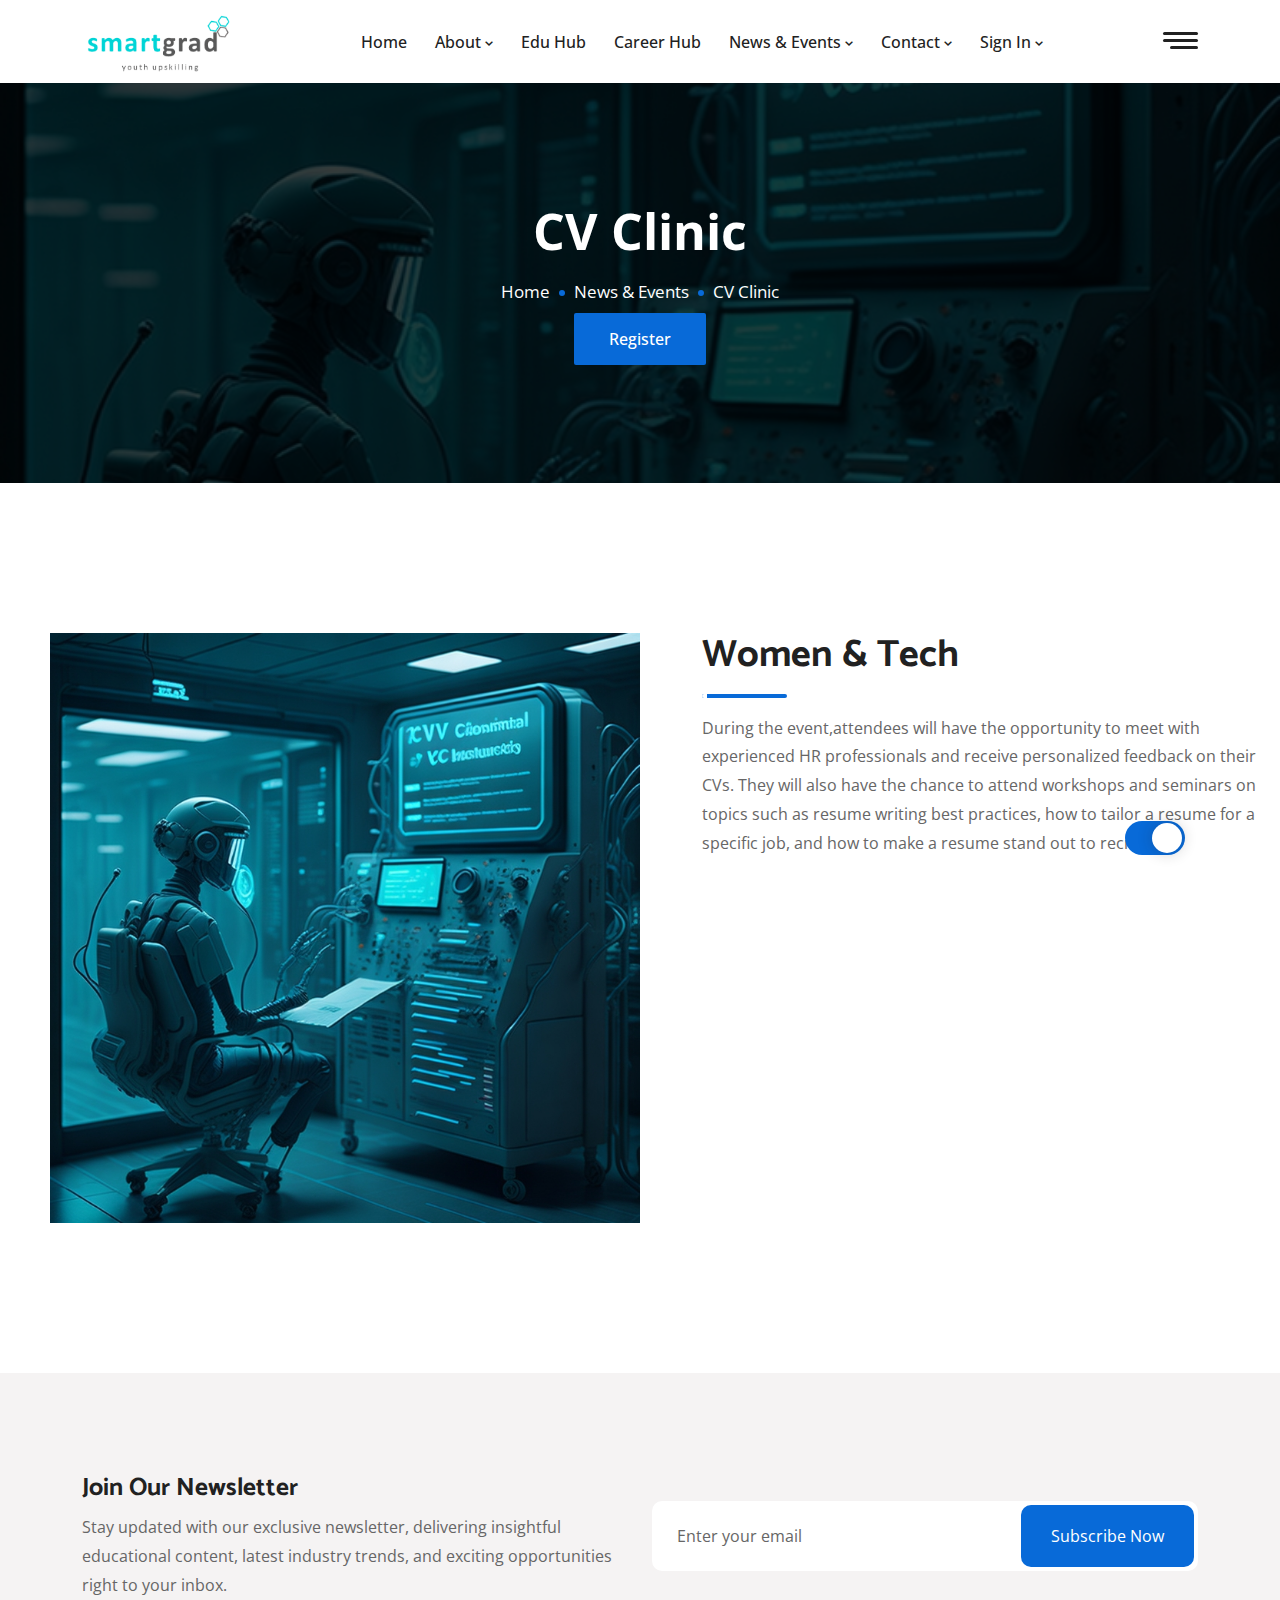
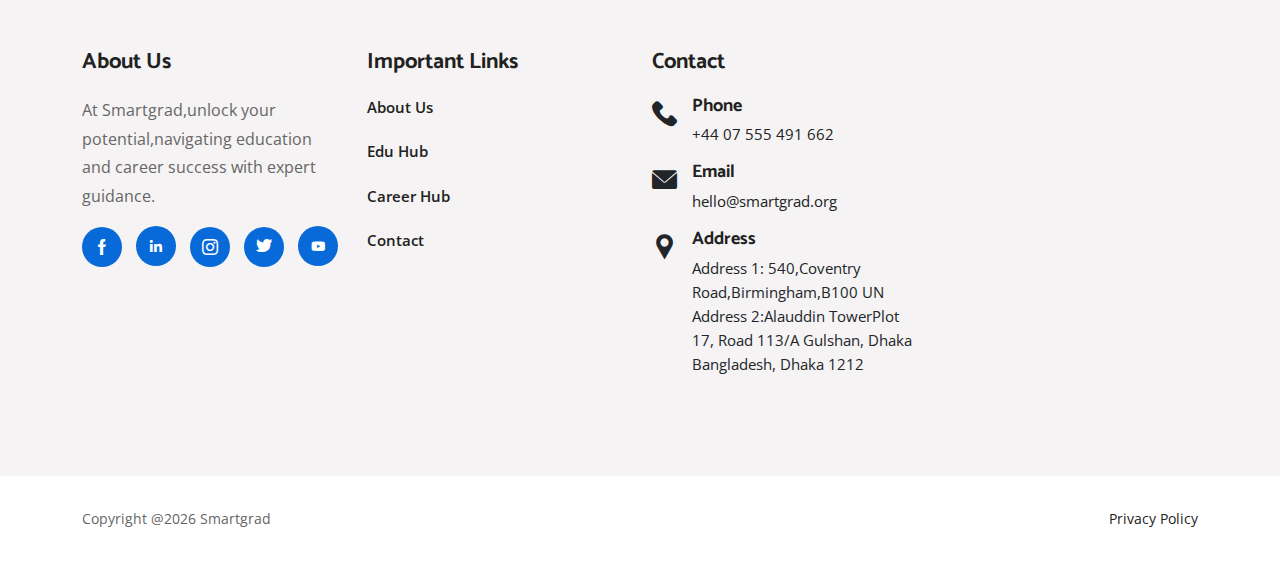
<file: cv-clinic-event.html>
<!doctype html>
<html lang="zxx" class="theme-light">
    <head>
        <!-- Required meta tags -->
        <meta charset="utf-8">
        <meta name="viewport" content="width=device-width, initial-scale=1, shrink-to-fit=no">
        <!-- Bootstrap CSS --> 
        <link rel="stylesheet" href="assets/css/bootstrap.min.css">
        <!-- Owl Default CSS --> 
        <link rel="stylesheet" href="assets/css/owl.default.min.css">
        <!-- Owl Carousel CSS --> 
        <link rel="stylesheet" href="assets/css/owl.carousel.min.css">
        <!-- Owl Magnific CSS --> 
        <link rel="stylesheet" href="assets/css/magnific-popup.min.css">
        <!-- Animate CSS --> 
        <link rel="stylesheet" href="assets/css/animate.min.css">
        <!-- Boxicons CSS --> 
		<link rel="stylesheet" href="assets/css/boxicons.min.css">
        <!-- Flaticon CSS --> 
		<link rel="stylesheet" href="assets/css/flaticon.css">
        <!-- Meanmenu CSS -->
        <link rel="stylesheet" href="assets/css/meanmenu.css">
		<!-- Odometer CSS-->
		<link rel="stylesheet" href="assets/css/odometer.min.css">
        <!-- Style CSS -->
        <link rel="stylesheet" href="assets/css/style.css">
        <!-- RTL CSS -->
        <link rel="stylesheet" href="assets/css/dark.css">
        <!-- Responsive CSS -->
		<link rel="stylesheet" href="assets/css/responsive.css">
		
		<title>CV Clinic | Event | Smartgrad</title>

        <!-- favicon -->
  <link rel="apple-touch-icon" sizes="180x180" href="assets/apple-touch-icon.png">
  <link rel="icon" type="image/png" sizes="32x32" href="assets/favicon-32x32.png">
  <link rel="icon" type="image/png" sizes="16x16" href="assets/favicon-16x16.png">
  <link rel="manifest" href="/site.webmanifest">
<!-- favicon end -->
    </head>

    <body>

        <!-- Start Preloader Area -->
        <div class="preloader">
            <div class="preloader">
                <span></span>
                <span></span>
            </div>
        </div>
        <!-- End Preloader Area -->

        <!-- Start Navbar Area -->
        <div class="navbar-area">
            <div class="fria-responsive-nav">
                <div class="container">
                    <div class="fria-responsive-menu">
                        <div class="logo">
                            <a href="index.html">
                                <img src="assets/image/logo/logo.png" class="black-logo" alt="image">
                                <img src="assets/img/logo-2.png" class="white-logo" alt="image">
                            </a>
                        </div>
                    </div>
                </div>
            </div>

            <div class="fria-nav">
                <div class="container">
                    <nav class="navbar navbar-expand-md navbar-light">
                        <a class="navbar-brand" href="index.html">
                            <img src="assets/image/logo/logo.png" class="black-logo" alt="image" width="150" height="auto">
                            <img src="assets/img/logo-2.png" class="white-logo" alt="image">
                        </a>

                        <div class="collapse navbar-collapse mean-menu" id="navbarSupportedContent">
                            <ul class="navbar-nav">
                                <li class="nav-item">
                                    <a href="index.html" class="nav-link">
                                        Home
                                    </a>
                                </li>

                                <li class="nav-item">
                                    <a href="about.html" class="nav-link">
                                        About
                                        <i class='bx bx-chevron-down'></i>
                                    </a>
                                    <ul class="dropdown-menu">
                                        <li class="nav-item">
                                            <a href="about.html#team" class="nav-link">
                                                Team
                                            </a>
                                        </li>
                                        <li class="nav-item">
                                            <a href="about.html#why-us" class="nav-link">
                                                Why Us
                                            </a>
                                        </li>
                                        <li class="nav-item">
                                            <a href="about.html#testimonials" class="nav-link">
                                                Testimonials
                                            </a>
                                        </li>
                                        <li class="nav-item">
                                            <a href="about.html#partners" class="nav-link">
                                                Our Partners
                                            </a>
                                        </li>
                                        <li class="nav-item">
                                            <a href="privacy-policy.html" class="nav-link">
                                                Privacy Policy
                                            </a>
                                        </li>
                                    </ul>
                                </li>

                                <li class="nav-item">
                                    <a href="edu-hub.html" class="nav-link">
                                        Edu Hub
                                    </a>
                                </li>

                                <li class="nav-item">
                                    <a href="career-hub.html" class="nav-link">
                                        Career Hub
                                    </a>
                                </li>
                                <li class="nav-item">
                                    <a href="event.html" class="nav-link">
                                        News & Events
                                        <i class='bx bx-chevron-down'></i>
                                    </a>
                                    <ul class="dropdown-menu">
                                        <li class="nav-item">
                                            <a href="event.html#upcoming-events" class="nav-link">
                                                Upcoming Events
                                            </a>
                                        </li>
                                        <li class="nav-item">
                                            <a href="event.html#news" class="nav-link">
                                                News
                                            </a>
                                        </li>
                                    </ul>
                                </li>
                                <li class="nav-item">
                                    <a href="contact.html" class="nav-link">
                                        Contact
                                        <i class='bx bx-chevron-down'></i>
                                    </a>
                                    <ul class="dropdown-menu">
                                        <li class="nav-item">
                                            <a href="contact.html" class="nav-link">
                                                Contact
                                            </a>
                                        </li>

                                        <li class="nav-item">
                                            <a href="faq.html" class="nav-link">
                                                FAQ
                                            </a>
                                        </li>
                                    </ul>
                                </li>
                                <li class="nav-item">
                                    <a href="sign-in.html" class="nav-link">
                                        Sign in
                                        <i class='bx bx-chevron-down'></i>
                                    </a>
                                    <ul class="dropdown-menu">
                                        <li class="nav-item">
                                            <a href="sign-in.html?for=education" class="nav-link">
                                                Sign in for Education
                                            </a>
                                        </li>

                                        <li class="nav-item">
                                            <a href="sign-in.html?for=career" class="nav-link">
                                                Sign in for Career
                                            </a>
                                        </li>
                                    </ul>
                                </li>
                            </ul>

                            <div class="others-options">
                                <!--                                <div class="option-item">-->
                                <!--                                    <i class="search-btn flaticon-search"></i>-->
                                <!--                                    <i class="close-btn flaticon-cancel"></i>-->
                                <!--                                    <div class="search-overlay search-popup">-->
                                <!--                                        <div class='search-box'>-->
                                <!--                                            <form class="search-form">-->
                                <!--                                                <input class="search-input" name="search" placeholder="Search" type="text">-->

                                <!--                                                <button class="search-button" type="submit">-->
                                <!--                                                    <i class="flaticon-search"></i>-->
                                <!--                                                </button>-->
                                <!--                                            </form>-->
                                <!--                                        </div>-->
                                <!--                                    </div>-->
                                <!--                                </div>-->

                                <div class="burger-menu">
                                    <span></span>
                                    <span></span>
                                    <span></span>
                                </div>
                            </div>
                        </div>
                    </nav>
                </div>
            </div>
        </div>
        <!-- End Navbar Area -->

        <!-- Sidebar Modal -->
        <div class="sidebar-modal">
            <div class="sidebar-modal-inner">
                <div class="sidebar-about-area">
                    <div class="title">
                        <h2>About Us</h2>
                        <p>We are dedicated to developing and supporting your talents so that you are fully prepared to excel in your future studies or career with some of the most renowned and influential organizations and academic institutions worldwide.</p>
                    </div>
                </div>

                <div class="sidebar-contact-feed">
                    <h2>Contact</h2>
                    <div class="contact-form">
                        <form id="contactForm">
                            <div class="row">
                                <div class="col-lg-12 col-md-12">
                                    <div class="form-group">
                                        <input type="text" name="name" id="name" class="form-control" required data-error="Please enter your name" placeholder="Your Name">
                                        <div class="help-block with-errors"></div>
                                    </div>
                                </div>

                                <div class="col-lg-12 col-md-12">
                                    <div class="form-group">
                                        <input type="email" name="email" id="email" class="form-control" required data-error="Please enter your email" placeholder="Your Email">
                                        <div class="help-block with-errors"></div>
                                    </div>
                                </div>

                                <div class="col-lg-12 col-md-12">
                                    <div class="form-group">
                                        <input type="text" name="phone_number" id="phone_number" required data-error="Please enter your number" class="form-control" placeholder="Your Phone">
                                        <div class="help-block with-errors"></div>
                                    </div>
                                </div>

                                <div class="col-lg-12 col-md-12">
                                    <div class="form-group">
                                        <input type="text" name="msg_subject" id="msg_subject" class="form-control" required data-error="Please enter your subject" placeholder="Your Subject">
                                        <div class="help-block with-errors"></div>
                                    </div>
                                </div>

                                <div class="col-lg-12 col-md-12">
                                    <div class="form-group">
                                        <textarea name="message" class="form-control" id="message" cols="30" rows="6" required data-error="Write your message" placeholder="Your Message"></textarea>
                                        <div class="help-block with-errors"></div>
                                    </div>
                                </div>

                                <div class="col-lg-12 col-md-12">
                                    <div class="send-btn">
                                        <button type="submit" class="send-btn-one">
                                            Send Message
                                        </button>

                                        <div id="msgSubmit" class="h3 text-center hidden"></div>
                                        <div class="clearfix"></div>
                                    </div>
                                </div>
                            </div>
                        </form>
                    </div>
                </div>

                <div class="sidebar-contact-area">
                    <div class="contact-info">
                        <div class="contact-info-content">
                            <h2>
                                <a href="tel:+8801937200200">
                                    +8801937200200
                                </a>
                                <span>OR</span>
                                <a href="mailto:hello@smartgrad.org>
                                    hello@smartgrad.org
                                </a>
                            </h2>
    
                            <ul class="social">
                                <li>
                                    <a href="#" target="_blank">
                                        <i class="flaticon-facebook"></i>
                                    </a>
                                </li>
                                <li>
                                    <a href="#" target="_blank">
                                        <i class="flaticon-twitter"></i>
                                    </a>
                                </li>
                                <li>
                                    <a href="#" target="_blank">
                                        <i class="flaticon-instagram"></i>
                                    </a>
                                </li>
                                <li>
                                    <a href="#" target="_blank">
                                        <i class="flaticon-pinterest"></i>
                                    </a>
                                </li>
                            </ul>
                        </div>
                    </div>
                </div>

                <span class="close-btn sidebar-modal-close-btn">
                    <i class="flaticon-cancel"></i>
                </span>
            </div>
        </div>
        <!-- End Sidebar Modal -->

        <!-- Start Page Title Area -->
        <div class="page-title-area item-bg-cv">
            <div class="d-table">
                <div class="d-table-cell">
                    <div class="container">
                        <div class="page-title-content">
                            <h2>CV Clinic</h2>
                            <ul>
                                <li><a href="index.html">Home</a></li>
                                <li><a href="event.html">News & Events</a></li>
                                <li>CV Clinic</li>
                            </ul>
                            <div class="mt-2">
                                <a href="https://docs.google.com/forms/d/e/1FAIpQLSdqWHLAOl9VdEvidFnYwi3IqjxHXwzsU91Thy7JZEpYsR2RIg/viewform" class="default-btn animated fadeInDown" style="opacity: 1;">
                                    Register
                                    <span style="opacity: 1;" class="animated fadeInUp"></span>
                                </a>
                            </div>
                        </div>
                    </div>
                </div>
            </div>
        </div>
        <!-- End Page Title Area -->

        <!-- Start About Area -->
        <section class="about-section ptb-50">
            <div class="container-fluid">
                <div class="row">
                    <div class="col-lg-6 p-0">
                        <div class="about-tab">
                            <img src="assets/image/news-event/cv-clinic.jpg" alt="image" class="banner-img">
                        </div>
                    </div>

                    <div class="col-lg-6">
                        <div class="about-tab">
                            <h2>Women & Tech</h2>
                            <div class="bar"></div>
                            <p>During the event,attendees will have the opportunity to meet with experienced HR professionals and receive personalized feedback on their CVs. They will also have the chance to attend workshops and seminars on topics such as resume writing best practices, how to tailor a resume for a specific job, and how to make a resume stand out to recruiters.</p>
                        </div>
                    </div>
                </div>
            </div>
        </section>
        <!-- End About Area -->

        <!-- Start Footer Area -->
        <section class="footer-section pt-100 pb-70">
            <div class="container">
                <div class="subscribe-area">
                    <div class="row align-items-center">
                        <div class="col-lg-6 col-md-6">
                            <div class="subscribe-content">
                                <h2>Join Our Newsletter</h2>
                                <p>Stay updated with our exclusive newsletter, delivering insightful educational content, latest industry trends, and exciting opportunities right to your inbox.</p>
                            </div>
                        </div>

                        <div class="col-lg-6 col-md-6">
                            <form class="newsletter-form">
                                <input type="email" class="input-newsletter" placeholder="Enter your email" name="EMAIL" required autocomplete="off">
                                <button type="submit">
                                    Subscribe Now
                                </button>

                                <div id="validator-newsletter" class="form-result"></div>
                            </form>
                        </div>
                    </div>
                </div>

                <div class="row">
                    <div class="col-lg-3 col-md-6 col-sm-6">
                        <div class="single-footer-widget">
                            <div class="footer-heading">
                                <h3>About Us</h3>
                            </div>
                            <p>At Smartgrad,unlock your potential,navigating education and career success with expert guidance.</p>
                            <ul class="footer-social">
                                <li>
                                    <a href="https://www.facebook.com/smartgrad.uk" target="_blank">
                                        <i class="flaticon-facebook"></i>
                                    </a>
                                </li>

                                <li>
                                    <a href="https://www.linkedin.com/company/smartgrad-org/" target="_blank">
                                        <i class="bx bxl-linkedin"></i>
                                    </a>
                                </li>
                                <li>
                                    <a href="https://www.instagram.com/smartgrad_/" target="_blank">
                                        <i class="flaticon-instagram"></i>
                                    </a>
                                </li>
                                <li>
                                    <a href="https://www.instagram.com/smartgrad_/" target="_blank">
                                        <i class="flaticon-twitter"></i>
                                    </a>
                                </li>
                                <li>
                                    <a href="https://www.instagram.com/smartgrad_/" target="_blank">
                                        <i class="bx bxl-youtube"></i>
                                    </a>
                                </li>
                            </ul>
                        </div>
                    </div>

                    <div class="col-lg-3 col-md-6 col-sm-6">
                        <div class="single-footer-widget">
                            <div class="footer-heading">
                                <h3>Important Links</h3>
                            </div>

                            <ul class="footer-quick-links">
                                <li>
                                    <a href="about.html">About Us</a>
                                </li>
                                <li>
                                    <a href="edu-hub.html">Edu Hub</a>
                                </li>
                                <li>
                                    <a href="career-hub.html">Career Hub</a>
                                </li>
                                <li>
                                    <a href="contact.html">Contact</a>
                                </li>
                            </ul>
                        </div>
                    </div>

                    <div class="col-lg-3 col-md-6 col-sm-6">
                        <div class="single-footer-widget">
                            <div class="footer-heading">
                                <h3>Contact</h3>
                            </div>

                            <div class="footer-info-contact">
                                <i class="flaticon-phone-call"></i>
                                <h3>Phone</h3>
                                <span><a href="tel:+44-07-555-491-662">+44 07 555 491 662</a></span>
                            </div>

                            <div class="footer-info-contact">
                                <i class="flaticon-envelope"></i>
                                <h3>Email</h3>
                                <span><a href="mailto:hello@smartgrad.org">hello@smartgrad.org</a></span>
                            </div>

                            <div class="footer-info-contact">
                                <i class="flaticon-pin"></i>
                                <h3>Address</h3>
                                <span>Address 1: 540,Coventry Road,Birmingham,B100 UN <br>
                                
Address 2:Alauddin TowerPlot 17, Road 113/A Gulshan, Dhaka Bangladesh, Dhaka 1212</span>
                            </div>
                        </div>
                    </div>
                </div>
            </div>
        </section>
        <!-- End Footer Area -->

        <!-- Start Copy Right Area -->
        <div class="copyright-area">
            <div class="container">
                <div class="copyright-area-content">
                    <div class="row align-items-center">
                        <div class="col-lg-6 col-md-6">
                            <p>
                                Copyright @<script>document.write(new Date().getFullYear())</script> Smartgrad
                            </p>
                        </div>

                        <div class="col-lg-6 col-md-6">
                            <ul>
                                <li>
                                    <a href="privacy-policy.html">Privacy Policy</a>
                                </li>
                            </ul>
                        </div>
                    </div>
                </div>
            </div>
        </div>
        <!-- End Copy Right Area -->

        <!-- Start Go Top Section -->
        <div class="go-top">
            <i class="bx bx-chevron-up"></i>
            <i class="bx bx-chevron-up"></i>
        </div>
        <!-- End Go Top Section -->

        <!-- dark version -->
        <div class="dark-version">
            <label id="switch" class="switch">
                <input type="checkbox" onchange="toggleTheme()" id="slider">
                <span class="slider round"></span>
            </label>
        </div>
        <!-- dark version -->

        <!-- Jquery Slim JS -->
        <script src="assets/js/jquery.min.js"></script>
        <!-- Popper JS -->
        <script src="assets/js/popper.min.js"></script>
        <!-- Bootstrap JS -->
        <script src="assets/js/bootstrap.min.js"></script>
        <!-- Meanmenu JS -->
        <script src="assets/js/jquery.meanmenu.js"></script>
        <!-- Owl Carousel JS -->
		<script src="assets/js/owl.carousel.js"></script>
        <!-- Magnific JS -->
		<script src="assets/js/jquery.magnific-popup.min.js"></script>
		<!-- Appear JS --> 
        <script src="assets/js/jquery.appear.min.js"></script>
		<!-- Odometer JS --> 
		<script src="assets/js/odometer.min.js"></script>
		<!-- Form Ajaxchimp JS -->
		<script src="assets/js/jquery.ajaxchimp.min.js"></script>
		<!-- Form Validator JS -->
		<script src="assets/js/form-validator.min.js"></script>
		<!-- Contact JS -->
        <script src="assets/js/contact-form-script.js"></script>
        <!-- Wow JS -->
        <script src="assets/js/wow.min.js"></script>
        <!-- Custom JS -->
        <script src="assets/js/main.js"></script>
    </body>
</html>
</file>
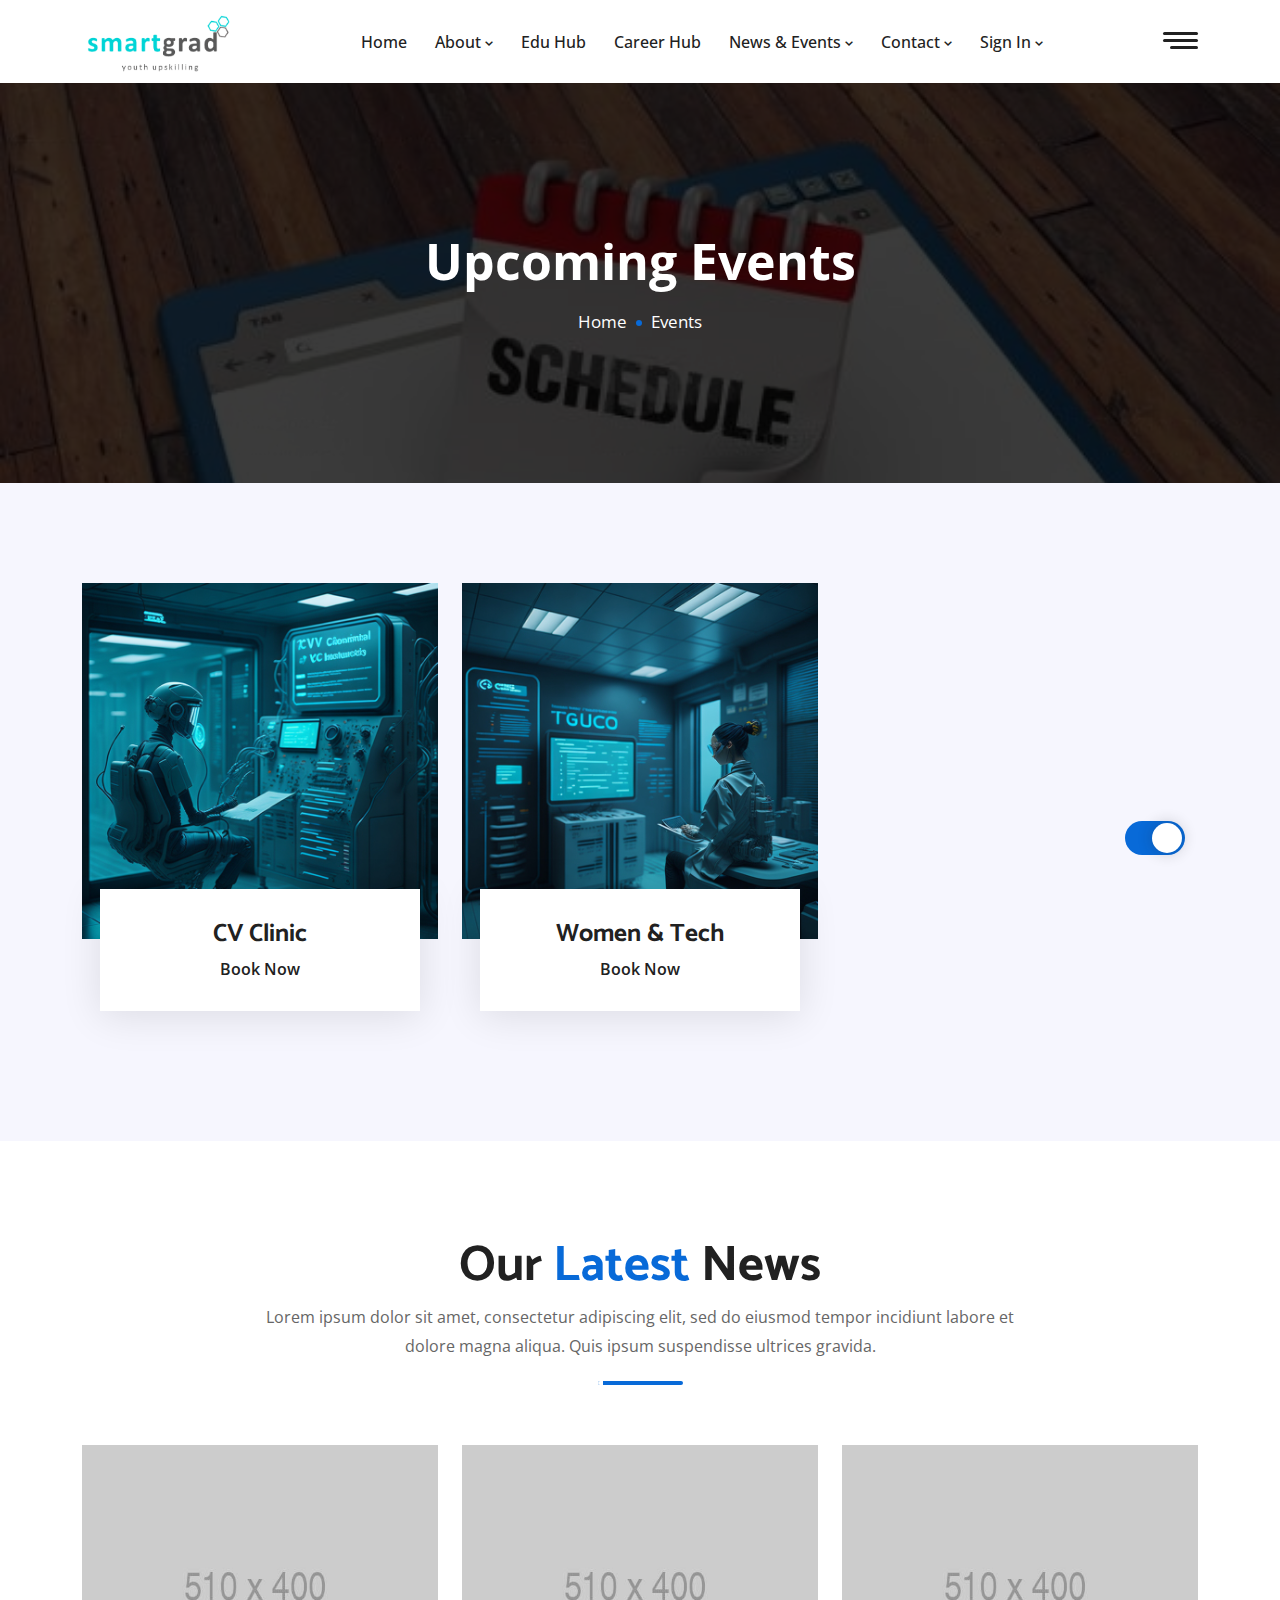
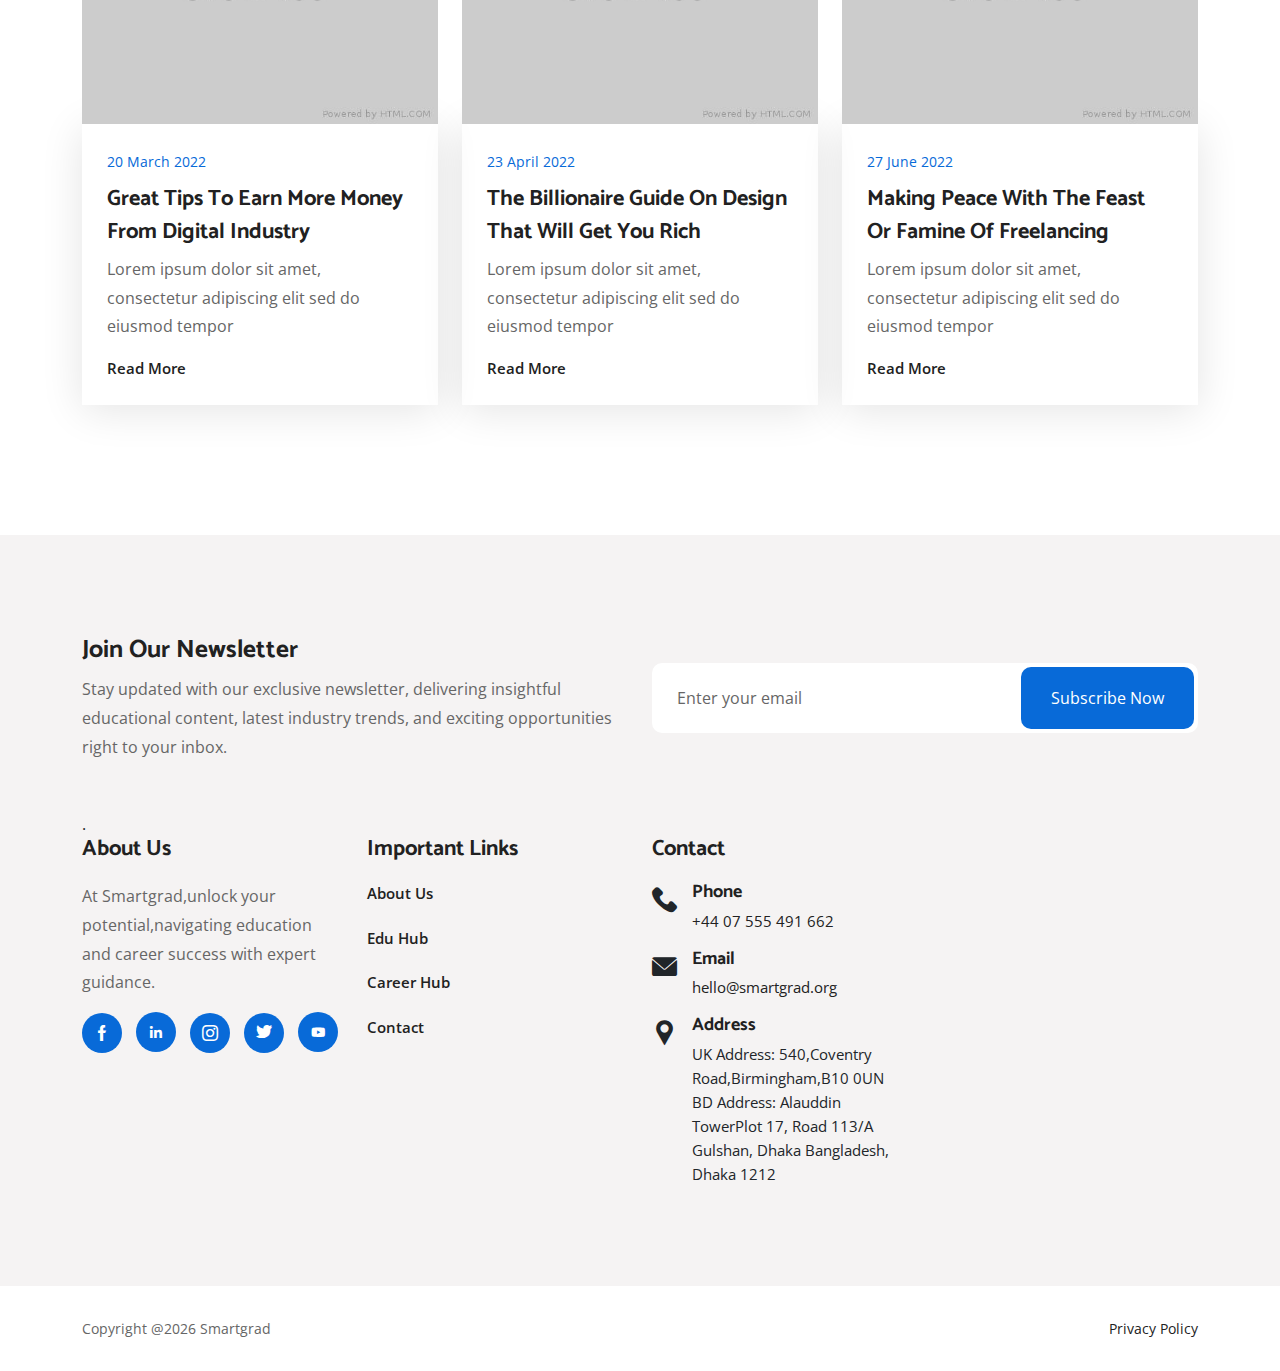
<file: event.html>
<!doctype html>
<html lang="zxx" class="theme-light">
<head>
    <!-- Required meta tags -->
    <meta charset="utf-8">
    <meta name="viewport" content="width=device-width, initial-scale=1, shrink-to-fit=no">
    <!-- Bootstrap CSS -->
    <link rel="stylesheet" href="assets/css/bootstrap.min.css">
    <!-- Owl Default CSS -->
    <link rel="stylesheet" href="assets/css/owl.default.min.css">
    <!-- Owl Carousel CSS -->
    <link rel="stylesheet" href="assets/css/owl.carousel.min.css">
    <!-- Owl Magnific CSS -->
    <link rel="stylesheet" href="assets/css/magnific-popup.min.css">
    <!-- Animate CSS -->
    <link rel="stylesheet" href="assets/css/animate.min.css">
    <!-- Boxicons CSS -->
    <link rel="stylesheet" href="assets/css/boxicons.min.css">
    <!-- Flaticon CSS -->
    <link rel="stylesheet" href="assets/css/flaticon.css">
    <!-- Meanmenu CSS -->
    <link rel="stylesheet" href="assets/css/meanmenu.css">
    <!-- Odometer CSS-->
    <link rel="stylesheet" href="assets/css/odometer.min.css">
    <!-- Style CSS -->
    <link rel="stylesheet" href="assets/css/style.css">
    <!-- RTL CSS -->
    <link rel="stylesheet" href="assets/css/dark.css">
    <!-- Responsive CSS -->
    <link rel="stylesheet" href="assets/css/responsive.css">

    <title>News & Events | Smartgrad</title>

    <!-- favicon -->
  <link rel="apple-touch-icon" sizes="180x180" href="assets/apple-touch-icon.png">
  <link rel="icon" type="image/png" sizes="32x32" href="assets/favicon-32x32.png">
  <link rel="icon" type="image/png" sizes="16x16" href="assets/favicon-16x16.png">
  <link rel="manifest" href="/site.webmanifest">
<!-- favicon end -->
</head>

<body>

<!-- Start Preloader Area -->
<div class="preloader">
    <div class="preloader">
        <span></span>
        <span></span>
    </div>
</div>
<!-- End Preloader Area -->

<!-- Start Navbar Area -->
<div class="navbar-area">
    <div class="fria-responsive-nav">
        <div class="container">
            <div class="fria-responsive-menu">
                <div class="logo">
                    <a href="index.html">
                        <img src="assets/image/logo/logo.png" class="black-logo" alt="image">
                        <img src="assets/img/logo-2.png" class="white-logo" alt="image">
                    </a>
                </div>
            </div>
        </div>
    </div>

    <div class="fria-nav">
        <div class="container">
            <nav class="navbar navbar-expand-md navbar-light">
                <a class="navbar-brand" href="index.html">
                    <img src="assets/image/logo/logo.png" class="black-logo" alt="image" width="150" height="auto">
                    <img src="assets/img/logo-2.png" class="white-logo" alt="image">
                </a>

                <div class="collapse navbar-collapse mean-menu" id="navbarSupportedContent">
                    <ul class="navbar-nav">
                        <li class="nav-item">
                            <a href="index.html" class="nav-link">
                                Home
                            </a>
                        </li>

                        <li class="nav-item">
                            <a href="about.html" class="nav-link">
                                About
                                <i class='bx bx-chevron-down'></i>
                            </a>
                            <ul class="dropdown-menu">
                                <li class="nav-item">
                                    <a href="about.html#team" class="nav-link">
                                        Team
                                    </a>
                                </li>
                                <li class="nav-item">
                                    <a href="about.html#why-us" class="nav-link">
                                        Why Us
                                    </a>
                                </li>
                                <li class="nav-item">
                                    <a href="about.html#testimonials" class="nav-link">
                                        Testimonials
                                    </a>
                                </li>
                                <li class="nav-item">
                                    <a href="about.html#partners" class="nav-link">
                                        Our Partners
                                    </a>
                                </li>
                                <li class="nav-item">
                                    <a href="privacy-policy.html" class="nav-link">
                                        Privacy Policy
                                    </a>
                                </li>
                            </ul>
                        </li>

                        <li class="nav-item">
                            <a href="edu-hub.html" class="nav-link">
                                Edu Hub
                            </a>
                        </li>

                        <li class="nav-item">
                            <a href="career-hub.html" class="nav-link">
                                Career Hub
                            </a>
                        </li>
                        <li class="nav-item">
                            <a href="event.html" class="nav-link">
                                News & Events
                                <i class='bx bx-chevron-down'></i>
                            </a>
                            <ul class="dropdown-menu">
                                <li class="nav-item">
                                    <a href="event.html#upcoming-events" class="nav-link">
                                        Upcoming Events
                                    </a>
                                </li>
                                <li class="nav-item">
                                    <a href="event.html#news" class="nav-link">
                                        News
                                    </a>
                                </li>
                            </ul>
                        </li>
                        <li class="nav-item">
                            <a href="contact.html" class="nav-link">
                                Contact
                                <i class='bx bx-chevron-down'></i>
                            </a>
                            <ul class="dropdown-menu">
                                <li class="nav-item">
                                    <a href="contact.html" class="nav-link">
                                        Contact
                                    </a>
                                </li>

                                <li class="nav-item">
                                    <a href="faq.html" class="nav-link">
                                        FAQ
                                    </a>
                                </li>
                            </ul>
                        </li>
                        <li class="nav-item">
                            <a href="sign-in.html" class="nav-link">
                                Sign in
                                <i class='bx bx-chevron-down'></i>
                            </a>
                            <ul class="dropdown-menu">
                                <li class="nav-item">
                                    <a href="sign-in.html?for=education" class="nav-link">
                                        Sign in for Education
                                    </a>
                                </li>

                                <li class="nav-item">
                                    <a href="sign-in.html?for=career" class="nav-link">
                                        Sign in for Career
                                    </a>
                                </li>
                            </ul>
                        </li>
                    </ul>

                    <div class="others-options">
                        <!--                                <div class="option-item">-->
                        <!--                                    <i class="search-btn flaticon-search"></i>-->
                        <!--                                    <i class="close-btn flaticon-cancel"></i>-->
                        <!--                                    <div class="search-overlay search-popup">-->
                        <!--                                        <div class='search-box'>-->
                        <!--                                            <form class="search-form">-->
                        <!--                                                <input class="search-input" name="search" placeholder="Search" type="text">-->

                        <!--                                                <button class="search-button" type="submit">-->
                        <!--                                                    <i class="flaticon-search"></i>-->
                        <!--                                                </button>-->
                        <!--                                            </form>-->
                        <!--                                        </div>-->
                        <!--                                    </div>-->
                        <!--                                </div>-->

                        <div class="burger-menu">
                            <span></span>
                            <span></span>
                            <span></span>
                        </div>
                    </div>
                </div>
            </nav>
        </div>
    </div>
</div>
<!-- End Navbar Area -->

<!-- Sidebar Modal -->
<div class="sidebar-modal">
    <div class="sidebar-modal-inner">
        <div class="sidebar-about-area">
            <div class="title">
                <h2>Upcoming Events</h2>
                <p>We are dedicated to developing and supporting your talents so that you are fully prepared to excel in your future studies or career with some of the most renowned and influential organizations and academic institutions worldwide.</p>
            </div>
        </div>

        <div class="sidebar-contact-feed">
            <h2>Contact</h2>
            <div class="contact-form">
                <form id="contactForm">
                    <div class="row">
                        <div class="col-lg-12 col-md-12">
                            <div class="form-group">
                                <input type="text" name="name" id="name" class="form-control" required data-error="Please enter your name" placeholder="Your Name">
                                <div class="help-block with-errors"></div>
                            </div>
                        </div>

                        <div class="col-lg-12 col-md-12">
                            <div class="form-group">
                                <input type="email" name="email" id="email" class="form-control" required data-error="Please enter your email" placeholder="Your Email">
                                <div class="help-block with-errors"></div>
                            </div>
                        </div>

                        <div class="col-lg-12 col-md-12">
                            <div class="form-group">
                                <input type="text" name="phone_number" id="phone_number" required data-error="Please enter your number" class="form-control" placeholder="Your Phone">
                                <div class="help-block with-errors"></div>
                            </div>
                        </div>

                        <div class="col-lg-12 col-md-12">
                            <div class="form-group">
                                <input type="text" name="msg_subject" id="msg_subject" class="form-control" required data-error="Please enter your subject" placeholder="Your Subject">
                                <div class="help-block with-errors"></div>
                            </div>
                        </div>

                        <div class="col-lg-12 col-md-12">
                            <div class="form-group">
                                <textarea name="message" class="form-control" id="message" cols="30" rows="6" required data-error="Write your message" placeholder="Your Message"></textarea>
                                <div class="help-block with-errors"></div>
                            </div>
                        </div>

                        <div class="col-lg-12 col-md-12">
                            <div class="send-btn">
                                <button type="submit" class="send-btn-one">
                                    Send Message
                                </button>

                                <div id="msgSubmit" class="h3 text-center hidden"></div>
                                <div class="clearfix"></div>
                            </div>
                        </div>
                    </div>
                </form>
            </div>
        </div>

        <div class="sidebar-contact-area">
            <div class="contact-info">
                <div class="contact-info-content">
                    <h2>
                        <a href="tel:+8801937200200">
                                    +880 1937 200 200
                                </a>
                             <span>OR</span>
                                <a href="mailto:hello@smartgrad.org">
                                    hello@smartgrad.org
                        </a>
                    </h2>

                    <ul class="social">
                        <li>
                            <a href="#" target="_blank">
                                <i class="flaticon-facebook"></i>
                            </a>
                        </li>
                        <li>
                            <a href="#" target="_blank">
                                <i class="flaticon-twitter"></i>
                            </a>
                        </li>
                        <li>
                            <a href="#" target="_blank">
                                <i class="flaticon-instagram"></i>
                            </a>
                        </li>
                        <li>
                            <a href="#" target="_blank">
                                <i class="flaticon-pinterest"></i>
                            </a>
                        </li>
                    </ul>
                </div>
            </div>
        </div>

        <span class="close-btn sidebar-modal-close-btn">
                    <i class="flaticon-cancel"></i>
                </span>
    </div>
</div>
<!-- End Sidebar Modal -->

<!-- Start Page Title Area -->
<div class="page-title-area item-bg-news">
    <div class="d-table">
        <div class="d-table-cell">
            <div class="container">
                <div class="page-title-content">
                    <h2>Upcoming Events</h2>
                    <ul>
                        <li><a href="index.html">Home</a></li>
                        <li>Events</li>
                    </ul>
                </div>
            </div>
        </div>
    </div>
</div>
<!-- End Page Title Area -->

<!-- Start Agency Services Area -->
<section id="upcoming-events" class="agency-services-section pt-100 pb-100">
    <div class="container">

        <div class="row">
            <div class="col-lg-4 col-md-6 col-sm-6">
                <div class="single-agency">
                    <div class="image">
                        <a href="cv-clinic-event.html">
                            <img src="assets/image/news-event/cv-clinic.jpg" alt="image">
                        </a>
                    </div>

                    <div class="content">
                        <span>
                            <h3>CV Clinic</h3>
                        </span>
                        <a href="https://docs.google.com/forms/d/e/1FAIpQLSdqWHLAOl9VdEvidFnYwi3IqjxHXwzsU91Thy7JZEpYsR2RIg/viewform" target="_blank">
                            <span>Book Now</span>
                        </a>
                    </div>
                </div>
            </div>

            <div class="col-lg-4 col-md-6 col-sm-6">
                <div class="single-agency">
                    <div class="image">
                        <a href="women-tech-event.html">
                            <img src="assets/image/news-event/women-tech.jpg" alt="image">
                        </a>
                    </div>

                    <div class="content">
                        <span>
                            <h3>Women & Tech</h3>
                        </span>
                        <a href="women-tech-event.html">
                            <span>Book Now</span>
                        </a>
                    </div>
                </div>
            </div>
        </div>
    </div>
</section>
<!-- End Agency Services Area -->

<!-- Start Blog Area -->
<section id="news" class="blog-section pt-100 pb-100">
    <div class="container">
        <div class="section-title">
            <h2>Our <span>Latest</span> News</h2>
            <p>Lorem ipsum dolor sit amet, consectetur adipiscing elit, sed do eiusmod tempor incidiunt labore et dolore magna aliqua. Quis ipsum suspendisse ultrices gravida.</p>
            <div class="bar"></div>
        </div>

        <div class="row">
            <div class="col-lg-4 col-md-6">
                <div class="single-blog">
                    <div class="image">
                        <a href="single-blog.html">
                            <img src="assets/img/blog/1.jpg" alt="image">
                        </a>
                    </div>

                    <div class="content">
                        <span>20 March 2022</span>
                        <h3>
                            <a href="single-blog.html">
                                Great Tips To Earn More Money From Digital Industry
                            </a>
                        </h3>
                        <p>Lorem ipsum dolor sit amet, consectetur adipiscing elit sed do eiusmod tempor</p>
                        <a href="single-blog.html" class="read-more">Read More</a>
                    </div>
                </div>
            </div>

            <div class="col-lg-4 col-md-6">
                <div class="single-blog">
                    <div class="image">
                        <a href="single-blog.html">
                            <img src="assets/img/blog/2.jpg" alt="image">
                        </a>
                    </div>

                    <div class="content">
                        <span>23 April 2022</span>
                        <h3>
                            <a href="single-blog.html">
                                The Billionaire Guide On Design That will Get You Rich
                            </a>
                        </h3>
                        <p>Lorem ipsum dolor sit amet, consectetur adipiscing elit sed do eiusmod tempor</p>
                        <a href="single-blog.html" class="read-more">Read More</a>
                    </div>
                </div>
            </div>

            <div class="col-lg-4 col-md-6">
                <div class="single-blog">
                    <div class="image">
                        <a href="single-blog.html">
                            <img src="assets/img/blog/3.jpg" alt="image">
                        </a>
                    </div>

                    <div class="content">
                        <span>27 June 2022</span>
                        <h3>
                            <a href="single-blog.html">
                                Making Peace With The Feast Or Famine Of Freelancing
                            </a>
                        </h3>
                        <p>Lorem ipsum dolor sit amet, consectetur adipiscing elit sed do eiusmod tempor</p>
                        <a href="single-blog.html" class="read-more">Read More</a>
                    </div>
                </div>
            </div>
        </div>
    </div>
</section>
<!-- End Blog Area -->

<!-- Start Footer Area -->
<section class="footer-section pt-100 pb-70">
    <div class="container">
        <div class="subscribe-area">
            <div class="row align-items-center">
                <div class="col-lg-6 col-md-6">
                    <div class="subscribe-content">
                        <h2>Join Our Newsletter</h2>
                        <p>Stay updated with our exclusive newsletter, delivering insightful educational content, latest industry trends, and exciting opportunities right to your inbox.</p>
                    </div>
                </div>

                <div class="col-lg-6 col-md-6">
                    <form class="newsletter-form">
                        <input type="email" class="input-newsletter" placeholder="Enter your email" name="EMAIL" required autocomplete="off">
                        <button type="submit">
                            Subscribe Now
                        </button>

                        <div id="validator-newsletter" class="form-result"></div>
                    </form>
                </div>
            </div>
        </div>
.
        <div class="row">
            <div class="col-lg-3 col-md-6 col-sm-6">
                <div class="single-footer-widget">
                    <div class="footer-heading">
                        <h3>About Us</h3>
                    </div>
                    <p>At Smartgrad,unlock your potential,navigating education and career success with expert guidance.</p>
                    <ul class="footer-social">
                        <li>
                            <a href="https://www.facebook.com/smartgrad.uk" target="_blank">
                                <i class="flaticon-facebook"></i>
                            </a>
                        </li>

                        <li>
                            <a href="https://www.linkedin.com/company/smartgrad-org/" target="_blank">
                                <i class="bx bxl-linkedin"></i>
                            </a>
                        </li>
                        <li>
                            <a href="https://www.instagram.com/smartgrad_/" target="_blank">
                                <i class="flaticon-instagram"></i>
                            </a>
                        </li>
                        <li>
                            <a href="https://www.instagram.com/smartgrad_/" target="_blank">
                                <i class="flaticon-twitter"></i>
                            </a>
                        </li>
                        <li>
                            <a href="https://www.instagram.com/smartgrad_/" target="_blank">
                                <i class="bx bxl-youtube"></i>
                            </a>
                        </li>
                    </ul>
                </div>
            </div>

            <div class="col-lg-3 col-md-6 col-sm-6">
                <div class="single-footer-widget">
                    <div class="footer-heading">
                        <h3>Important Links</h3>
                    </div>

                    <ul class="footer-quick-links">
                        <li>
                            <a href="about.html">About Us</a>
                        </li>
                        <li>
                            <a href="edu-hub.html">Edu Hub</a>
                        </li>
                        <li>
                            <a href="career-hub.html">Career Hub</a>
                        </li>
                        <li>
                            <a href="contact.html">Contact</a>
                        </li>
                    </ul>
                </div>
            </div>

            <div class="col-lg-3 col-md-6 col-sm-6">
                <div class="single-footer-widget">
                    <div class="footer-heading">
                        <h3>Contact</h3>
                    </div>

                    <div class="footer-info-contact">
                        <i class="flaticon-phone-call"></i>
                        <h3>Phone</h3>
                        <span><a href="tel:+44-07-555-491-662">+44 07 555 491 662</a></span>
                    </div>

                    <div class="footer-info-contact">
                        <i class="flaticon-envelope"></i>
                        <h3>Email</h3>
                        <span><a href="mailto:hello@smartgrad.org">hello@smartgrad.org</a></span>
                    </div>

                    <div class="footer-info-contact">
                        <i class="flaticon-pin"></i>
                        <h3>Address</h3>
                        <span>UK Address: 540,Coventry Road,Birmingham,B10 0UN <br>
BD Address: Alauddin TowerPlot 17, Road 113/A Gulshan, Dhaka Bangladesh, Dhaka 1212</span>
                    </div>
                </div>
            </div>
        </div>
    </div>
</section>
<!-- End Footer Area -->

<!-- Start Copy Right Area -->
<div class="copyright-area">
    <div class="container">
        <div class="copyright-area-content">
            <div class="row align-items-center">
                <div class="col-lg-6 col-md-6">
                    <p>
                        Copyright @<script>document.write(new Date().getFullYear())</script> Smartgrad
                    </p>
                </div>

                <div class="col-lg-6 col-md-6">
                    <ul>
                        <li>
                            <a href="privacy-policy.html">Privacy Policy</a>
                        </li>
                    </ul>
                </div>
            </div>
        </div>
    </div>
</div>
<!-- End Copy Right Area -->

<!-- Start Go Top Section -->
<div class="go-top">
    <i class="bx bx-chevron-up"></i>
    <i class="bx bx-chevron-up"></i>
</div>
<!-- End Go Top Section -->

<!-- dark version -->
<div class="dark-version">
    <label id="switch" class="switch">
        <input type="checkbox" onchange="toggleTheme()" id="slider">
        <span class="slider round"></span>
    </label>
</div>
<!-- dark version -->

<!-- Jquery Slim JS -->
<script src="assets/js/jquery.min.js"></script>
<!-- Popper JS -->
<script src="assets/js/popper.min.js"></script>
<!-- Bootstrap JS -->
<script src="assets/js/bootstrap.min.js"></script>
<!-- Meanmenu JS -->
<script src="assets/js/jquery.meanmenu.js"></script>
<!-- Owl Carousel JS -->
<script src="assets/js/owl.carousel.js"></script>
<!-- Magnific JS -->
<script src="assets/js/jquery.magnific-popup.min.js"></script>
<!-- Appear JS -->
<script src="assets/js/jquery.appear.min.js"></script>
<!-- Odometer JS -->
<script src="assets/js/odometer.min.js"></script>
<!-- Form Ajaxchimp JS -->
<script src="assets/js/jquery.ajaxchimp.min.js"></script>
<!-- Form Validator JS -->
<script src="assets/js/form-validator.min.js"></script>
<!-- Contact JS -->
<script src="assets/js/contact-form-script.js"></script>
<!-- Wow JS -->
<script src="assets/js/wow.min.js"></script>
<!-- Custom JS -->
<script src="assets/js/main.js"></script>
</body>
</html>
</file>
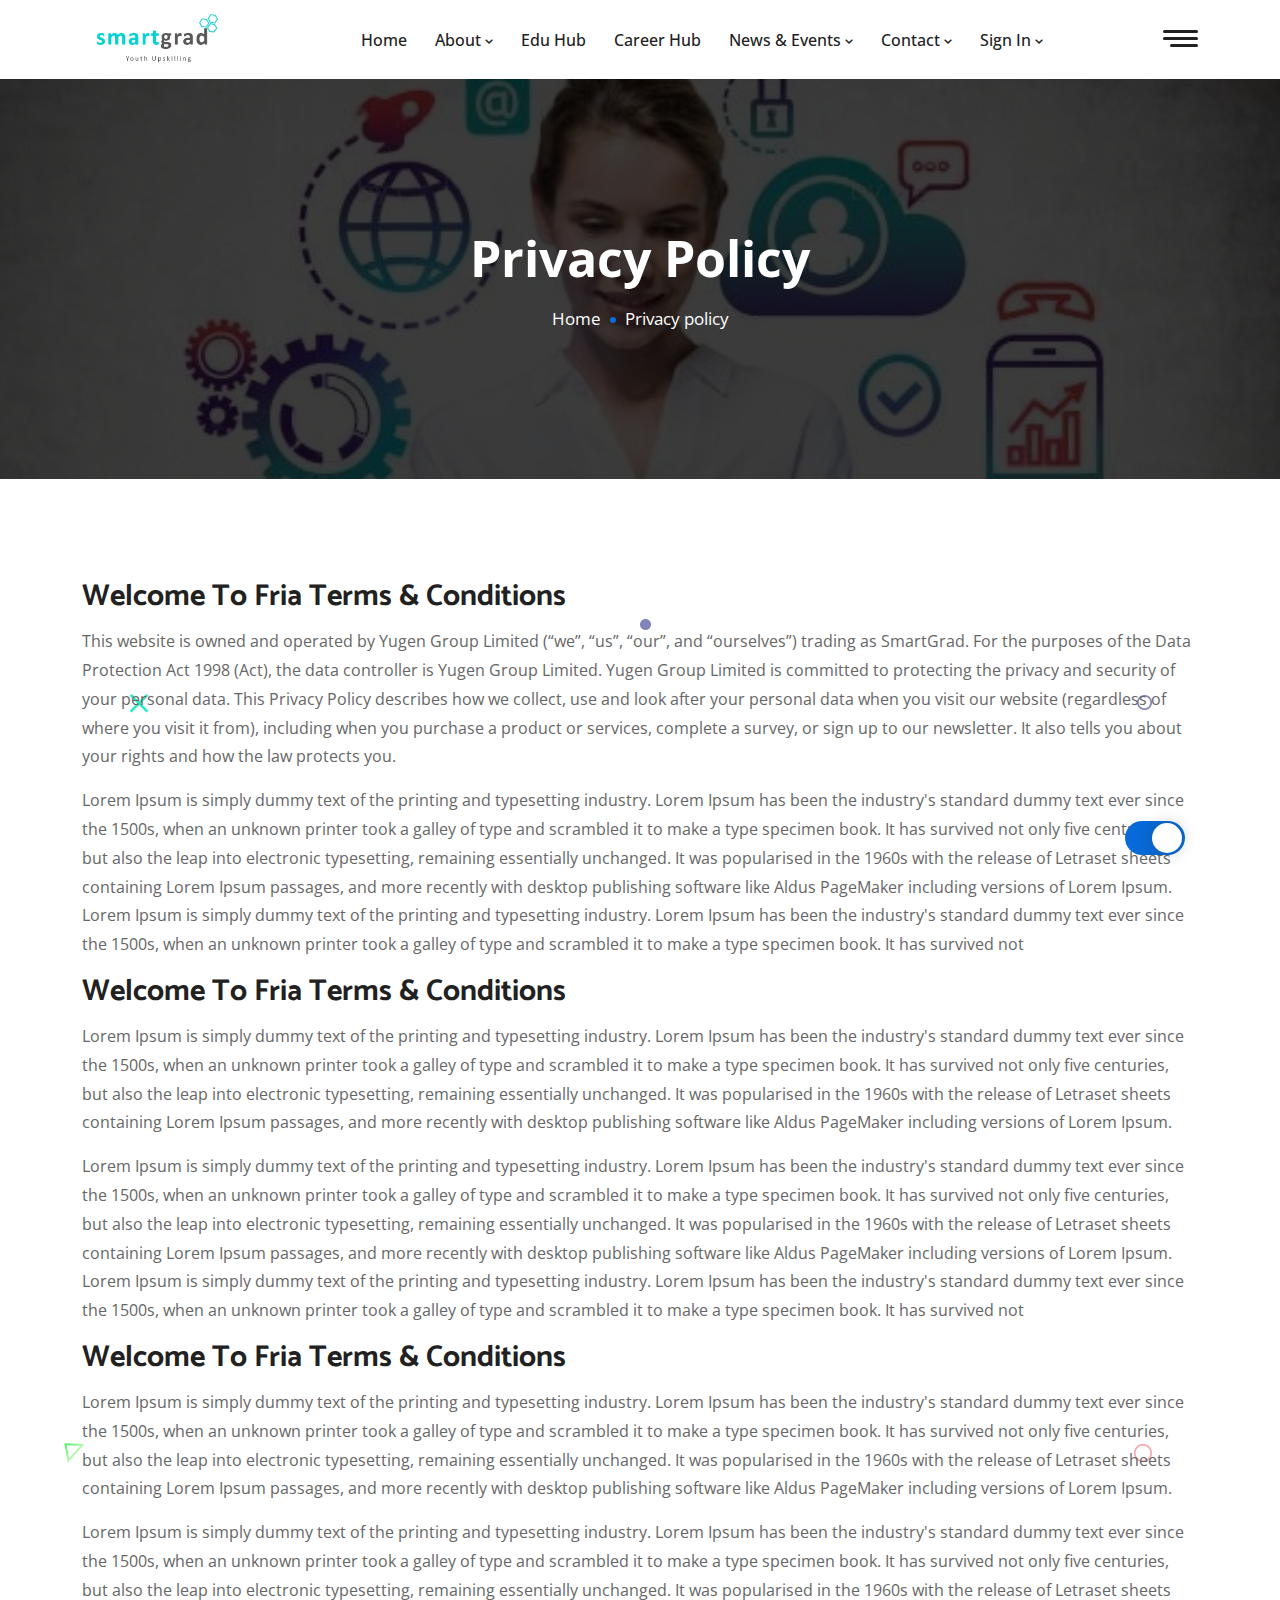
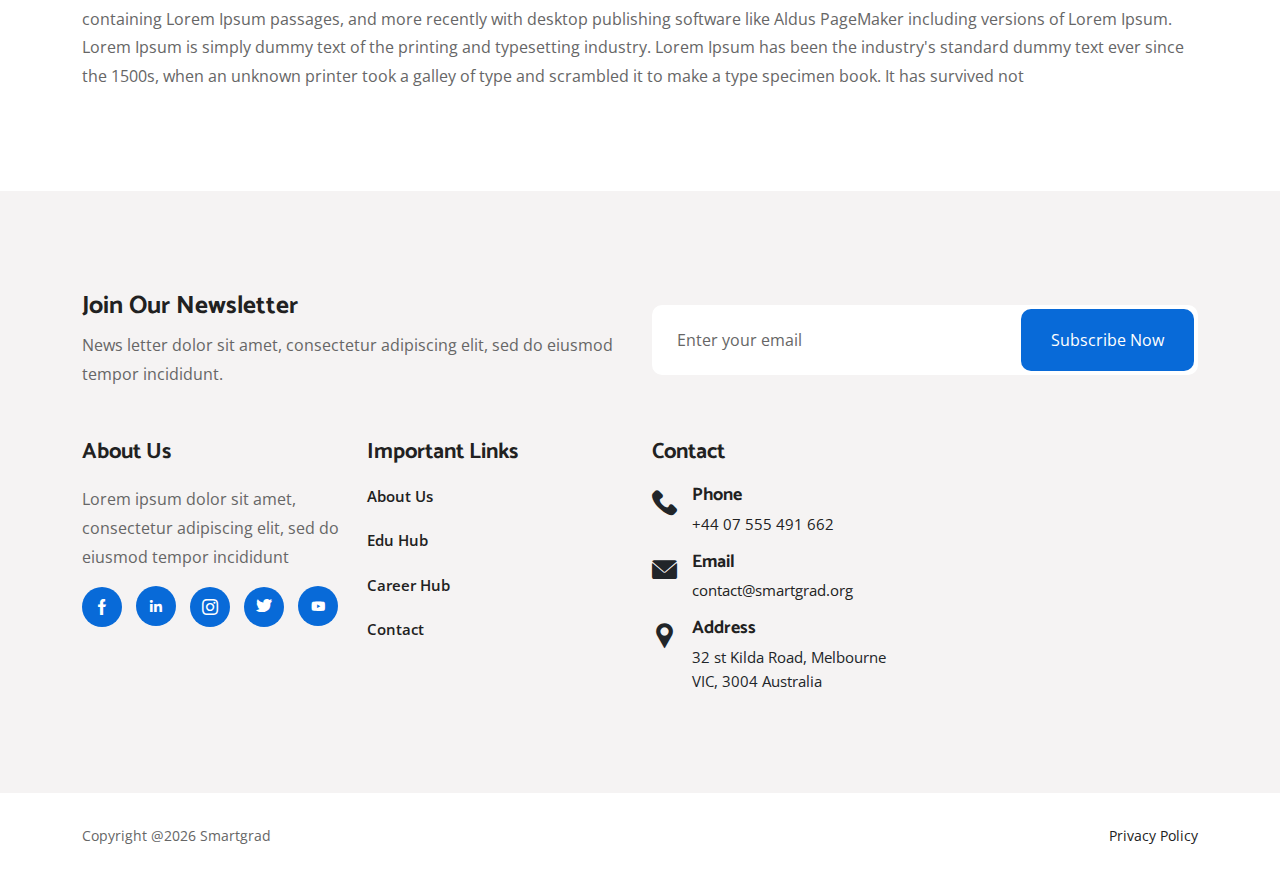
<file: privacy-policy.html>
<!doctype html>
<html lang="zxx" class="theme-light">
    <head>
        <!-- Required meta tags -->
        <meta charset="utf-8">
        <meta name="viewport" content="width=device-width, initial-scale=1, shrink-to-fit=no">
        <!-- Bootstrap CSS --> 
        <link rel="stylesheet" href="assets/css/bootstrap.min.css">
        <!-- Owl Default CSS --> 
        <link rel="stylesheet" href="assets/css/owl.default.min.css">
        <!-- Owl Carousel CSS --> 
        <link rel="stylesheet" href="assets/css/owl.carousel.min.css">
        <!-- Owl Magnific CSS --> 
        <link rel="stylesheet" href="assets/css/magnific-popup.min.css">
        <!-- Animate CSS --> 
        <link rel="stylesheet" href="assets/css/animate.min.css">
        <!-- Boxicons CSS --> 
		<link rel="stylesheet" href="assets/css/boxicons.min.css">
        <!-- Flaticon CSS --> 
		<link rel="stylesheet" href="assets/css/flaticon.css">
        <!-- Meanmenu CSS -->
        <link rel="stylesheet" href="assets/css/meanmenu.css">
		<!-- Odometer CSS-->
		<link rel="stylesheet" href="assets/css/odometer.min.css">
        <!-- Style CSS -->
        <link rel="stylesheet" href="assets/css/style.css">
        <!-- RTL CSS -->
        <link rel="stylesheet" href="assets/css/dark.css">
        <!-- Responsive CSS -->
		<link rel="stylesheet" href="assets/css/responsive.css">
		
		<title>Privacy policy | Smartgrad</title>

        <!-- favicon -->
  <link rel="apple-touch-icon" sizes="180x180" href="assets/apple-touch-icon.png">
  <link rel="icon" type="image/png" sizes="32x32" href="assets/favicon-32x32.png">
  <link rel="icon" type="image/png" sizes="16x16" href="assets/favicon-16x16.png">
  <link rel="manifest" href="/site.webmanifest">
<!-- favicon end -->
    </head>

    <body>

        <!-- Start Preloader Area -->
        <div class="preloader">
            <div class="preloader">
                <span></span>
                <span></span>
            </div>
        </div>
        <!-- End Preloader Area -->

        <!-- Start Navbar Area -->
        <div class="navbar-area">
            <div class="fria-responsive-nav">
                <div class="container">
                    <div class="fria-responsive-menu">
                        <div class="logo">
                            <a href="index.html">
                                <img src="assets/img/logo.jpg" class="black-logo" alt="image">
                                <img src="assets/img/logo-2.png" class="white-logo" alt="image">
                            </a>
                        </div>
                    </div>
                </div>
            </div>

            <div class="fria-nav">
                <div class="container">
                    <nav class="navbar navbar-expand-md navbar-light">
                        <a class="navbar-brand" href="index.html">
                            <img src="assets/img/logo.jpg" class="black-logo" alt="image" width="150" height="auto">
                            <img src="assets/img/logo-2.png" class="white-logo" alt="image">
                        </a>

                        <div class="collapse navbar-collapse mean-menu" id="navbarSupportedContent">
                            <ul class="navbar-nav">
                                <li class="nav-item">
                                    <a href="index.html" class="nav-link">
                                        Home
                                    </a>
                                </li>

                                <li class="nav-item">
                                    <a href="about.html" class="nav-link">
                                        About
                                        <i class='bx bx-chevron-down'></i>
                                    </a>
                                    <ul class="dropdown-menu">
                                        <li class="nav-item">
                                            <a href="about.html#team" class="nav-link">
                                                Team
                                            </a>
                                        </li>
                                        <li class="nav-item">
                                            <a href="about.html#why-us" class="nav-link">
                                                Why Us
                                            </a>
                                        </li>
                                        <li class="nav-item">
                                            <a href="about.html#testimonials" class="nav-link">
                                                Testimonials
                                            </a>
                                        </li>
                                        <li class="nav-item">
                                            <a href="about.html#partners" class="nav-link">
                                                Our Partners
                                            </a>
                                        </li>
                                        <li class="nav-item">
                                            <a href="privacy-policy.html" class="nav-link">
                                                Privacy Policy
                                            </a>
                                        </li>
                                    </ul>
                                </li>

                                <li class="nav-item">
                                    <a href="edu-hub.html" class="nav-link">
                                        Edu Hub
                                    </a>
                                </li>

                                <li class="nav-item">
                                    <a href="career-hub.html" class="nav-link">
                                        Career Hub
                                    </a>
                                </li>
                                <li class="nav-item">
                                    <a href="event.html" class="nav-link">
                                        News & Events
                                        <i class='bx bx-chevron-down'></i>
                                    </a>
                                    <ul class="dropdown-menu">
                                        <li class="nav-item">
                                            <a href="event.html#upcoming-events" class="nav-link">
                                                Upcoming Events
                                            </a>
                                        </li>
                                        <li class="nav-item">
                                            <a href="event.html#news" class="nav-link">
                                                News
                                            </a>
                                        </li>
                                    </ul>
                                </li>
                                <li class="nav-item">
                                    <a href="contact.html" class="nav-link">
                                        Contact
                                        <i class='bx bx-chevron-down'></i>
                                    </a>
                                    <ul class="dropdown-menu">
                                        <li class="nav-item">
                                            <a href="contact.html" class="nav-link">
                                                Contact
                                            </a>
                                        </li>

                                        <li class="nav-item">
                                            <a href="faq.html" class="nav-link">
                                                FAQ
                                            </a>
                                        </li>
                                    </ul>
                                </li>
                                <li class="nav-item">
                                    <a href="sign-in.html" class="nav-link">
                                        Sign in
                                        <i class='bx bx-chevron-down'></i>
                                    </a>
                                    <ul class="dropdown-menu">
                                        <li class="nav-item">
                                            <a href="sign-in.html?for=education" class="nav-link">
                                                Sign in for Education
                                            </a>
                                        </li>

                                        <li class="nav-item">
                                            <a href="sign-in.html?for=career" class="nav-link">
                                                Sign in for Career
                                            </a>
                                        </li>
                                    </ul>
                                </li>
                            </ul>

                            <div class="others-options">
                                <!--                                <div class="option-item">-->
                                <!--                                    <i class="search-btn flaticon-search"></i>-->
                                <!--                                    <i class="close-btn flaticon-cancel"></i>-->
                                <!--                                    <div class="search-overlay search-popup">-->
                                <!--                                        <div class='search-box'>-->
                                <!--                                            <form class="search-form">-->
                                <!--                                                <input class="search-input" name="search" placeholder="Search" type="text">-->

                                <!--                                                <button class="search-button" type="submit">-->
                                <!--                                                    <i class="flaticon-search"></i>-->
                                <!--                                                </button>-->
                                <!--                                            </form>-->
                                <!--                                        </div>-->
                                <!--                                    </div>-->
                                <!--                                </div>-->

                                <div class="burger-menu">
                                    <span></span>
                                    <span></span>
                                    <span></span>
                                </div>
                            </div>
                        </div>
                    </nav>
                </div>
            </div>
        </div>
        <!-- End Navbar Area -->

        <!-- Sidebar Modal -->
        <div class="sidebar-modal">
            <div class="sidebar-modal-inner">
                <div class="sidebar-about-area">
                    <div class="title">
                        <h2>About Us</h2>
                        <p>We believe brand interaction is key in communication. Real innovations and a positive customer experience are the heart of successful communication. No fake products and services. The customer is king, their lives and needs are the inspiration.</p>
                    </div>
                </div>

                <div class="sidebar-contact-feed">
                    <h2>Contact</h2>
                    <div class="contact-form">
                        <form id="contactForm">
                            <div class="row">
                                <div class="col-lg-12 col-md-12">
                                    <div class="form-group">
                                        <input type="text" name="name" id="name" class="form-control" required data-error="Please enter your name" placeholder="Your Name">
                                        <div class="help-block with-errors"></div>
                                    </div>
                                </div>

                                <div class="col-lg-12 col-md-12">
                                    <div class="form-group">
                                        <input type="email" name="email" id="email" class="form-control" required data-error="Please enter your email" placeholder="Your Email">
                                        <div class="help-block with-errors"></div>
                                    </div>
                                </div>

                                <div class="col-lg-12 col-md-12">
                                    <div class="form-group">
                                        <input type="text" name="phone_number" id="phone_number" required data-error="Please enter your number" class="form-control" placeholder="Your Phone">
                                        <div class="help-block with-errors"></div>
                                    </div>
                                </div>

                                <div class="col-lg-12 col-md-12">
                                    <div class="form-group">
                                        <input type="text" name="msg_subject" id="msg_subject" class="form-control" required data-error="Please enter your subject" placeholder="Your Subject">
                                        <div class="help-block with-errors"></div>
                                    </div>
                                </div>

                                <div class="col-lg-12 col-md-12">
                                    <div class="form-group">
                                        <textarea name="message" class="form-control" id="message" cols="30" rows="6" required data-error="Write your message" placeholder="Your Message"></textarea>
                                        <div class="help-block with-errors"></div>
                                    </div>
                                </div>

                                <div class="col-lg-12 col-md-12">
                                    <div class="send-btn">
                                        <button type="submit" class="send-btn-one">
                                            Send Message
                                        </button>

                                        <div id="msgSubmit" class="h3 text-center hidden"></div>
                                        <div class="clearfix"></div>
                                    </div>
                                </div>
                            </div>
                        </form>
                    </div>
                </div>

                <div class="sidebar-contact-area">
                    <div class="contact-info">
                        <div class="contact-info-content">
                            <h2>
                                <a href="tel:+0881306298615">
                                    +088 130 629 8615
                                </a>
                                <span>OR</span>
                                <a href="mailto:fria@gmail.com">
                                    fria@gmail.com
                                </a>
                            </h2>
    
                            <ul class="social">
                                <li>
                                    <a href="#" target="_blank">
                                        <i class="flaticon-facebook"></i>
                                    </a>
                                </li>
                                <li>
                                    <a href="#" target="_blank">
                                        <i class="flaticon-twitter"></i>
                                    </a>
                                </li>
                                <li>
                                    <a href="#" target="_blank">
                                        <i class="flaticon-instagram"></i>
                                    </a>
                                </li>
                                <li>
                                    <a href="#" target="_blank">
                                        <i class="flaticon-pinterest"></i>
                                    </a>
                                </li>
                            </ul>
                        </div>
                    </div>
                </div>

                <span class="close-btn sidebar-modal-close-btn">
                    <i class="flaticon-cancel"></i>
                </span>
            </div>
        </div>
        <!-- End Sidebar Modal -->

        <!-- Start Page Title Area -->
        <div class="page-title-area item-bg-1">
            <div class="d-table">
                <div class="d-table-cell">
                    <div class="container">
                        <div class="page-title-content">
                            <h2>Privacy policy</h2>
                            <ul>
                                <li><a href="index.html">Home</a></li>
                                <li>Privacy policy</li>
                            </ul>
                        </div>
                    </div>
                </div>
            </div>
        </div>
        <!-- End Page Title Area -->
        
        <!-- Start Conditions Area -->
		<section class="conditions-section ptb-100">
			<div class="container">
				<div class="single-privacy">
					<h3 class="mt-0">Welcome to Fria Terms & Conditions</h3>
					<p>This website is owned and operated by Yugen Group Limited (“we”, “us”, “our”, and “ourselves”) trading as SmartGrad. For the purposes of the Data Protection Act 1998 (Act), the data controller is Yugen Group Limited.
Yugen Group Limited is committed to protecting the privacy and security of your personal data. This Privacy Policy describes how we collect, use and look after your personal data when you visit our website (regardless of where you visit it from), including when you purchase a product or services, complete a survey, or sign up to our newsletter. It also tells you about your rights and how the law protects you.</p>
					<p>Lorem Ipsum is simply dummy text of the printing and typesetting industry. Lorem Ipsum has been the industry's standard dummy text ever since the 1500s, when an unknown printer took a galley of type and scrambled it to make a type specimen book. It has survived not only five centuries, but also the leap into electronic typesetting, remaining essentially unchanged. It was popularised in the 1960s with the release of Letraset sheets containing Lorem Ipsum passages, and more recently with desktop publishing software like Aldus PageMaker including versions of Lorem Ipsum. Lorem Ipsum is simply dummy text of the printing and typesetting industry. Lorem Ipsum has been the industry's standard dummy text ever since the 1500s, when an unknown printer took a galley of type and scrambled it to make a type specimen book. It has survived not</p>

					<h3>Welcome to Fria Terms & Conditions</h3>
					<p>Lorem Ipsum is simply dummy text of the printing and typesetting industry. Lorem Ipsum has been the industry's standard dummy text ever since the 1500s, when an unknown printer took a galley of type and scrambled it to make a type specimen book. It has survived not only five centuries, but also the leap into electronic typesetting, remaining essentially unchanged. It was popularised in the 1960s with the release of Letraset sheets containing Lorem Ipsum passages, and more recently with desktop publishing software like Aldus PageMaker including versions of Lorem Ipsum.</p>
					<p>Lorem Ipsum is simply dummy text of the printing and typesetting industry. Lorem Ipsum has been the industry's standard dummy text ever since the 1500s, when an unknown printer took a galley of type and scrambled it to make a type specimen book. It has survived not only five centuries, but also the leap into electronic typesetting, remaining essentially unchanged. It was popularised in the 1960s with the release of Letraset sheets containing Lorem Ipsum passages, and more recently with desktop publishing software like Aldus PageMaker including versions of Lorem Ipsum. Lorem Ipsum is simply dummy text of the printing and typesetting industry. Lorem Ipsum has been the industry's standard dummy text ever since the 1500s, when an unknown printer took a galley of type and scrambled it to make a type specimen book. It has survived not</p>

					<h3>Welcome to Fria Terms & Conditions</h3>
					<p>Lorem Ipsum is simply dummy text of the printing and typesetting industry. Lorem Ipsum has been the industry's standard dummy text ever since the 1500s, when an unknown printer took a galley of type and scrambled it to make a type specimen book. It has survived not only five centuries, but also the leap into electronic typesetting, remaining essentially unchanged. It was popularised in the 1960s with the release of Letraset sheets containing Lorem Ipsum passages, and more recently with desktop publishing software like Aldus PageMaker including versions of Lorem Ipsum.</p>
					<p>Lorem Ipsum is simply dummy text of the printing and typesetting industry. Lorem Ipsum has been the industry's standard dummy text ever since the 1500s, when an unknown printer took a galley of type and scrambled it to make a type specimen book. It has survived not only five centuries, but also the leap into electronic typesetting, remaining essentially unchanged. It was popularised in the 1960s with the release of Letraset sheets containing Lorem Ipsum passages, and more recently with desktop publishing software like Aldus PageMaker including versions of Lorem Ipsum. Lorem Ipsum is simply dummy text of the printing and typesetting industry. Lorem Ipsum has been the industry's standard dummy text ever since the 1500s, when an unknown printer took a galley of type and scrambled it to make a type specimen book. It has survived not</p>
				</div>
            </div>
            
            <div class="default-shape">
                <div class="shape-1">
                    <img src="assets/img/shape/4.png" alt="image">
                </div>

                <div class="shape-2 rotateme">
                    <img src="assets/img/shape/5.svg" alt="image">
                </div>

                <div class="shape-3">
                    <img src="assets/img/shape/6.svg" alt="image">
                </div>

                <div class="shape-4">
                    <img src="assets/img/shape/7.png" alt="image">
                </div>

                <div class="shape-5">
                    <img src="assets/img/shape/8.png" alt="image">
                </div>
            </div>
		</section>
        <!-- End Conditions Area -->

        <!-- Start Footer Area -->
        <section class="footer-section pt-100 pb-70">
            <div class="container">
                <div class="subscribe-area">
                    <div class="row align-items-center">
                        <div class="col-lg-6 col-md-6">
                            <div class="subscribe-content">
                                <h2>Join Our Newsletter</h2>
                                <p>News letter dolor sit amet, consectetur adipiscing elit, sed do eiusmod tempor incididunt.</p>
                            </div>
                        </div>

                        <div class="col-lg-6 col-md-6">
                            <form class="newsletter-form">
                                <input type="email" class="input-newsletter" placeholder="Enter your email" name="EMAIL" required autocomplete="off">
                                <button type="submit">
                                    Subscribe Now
                                </button>

                                <div id="validator-newsletter" class="form-result"></div>
                            </form>
                        </div>
                    </div>
                </div>

                <div class="row">
                    <div class="col-lg-3 col-md-6 col-sm-6">
                        <div class="single-footer-widget">
                            <div class="footer-heading">
                                <h3>About Us</h3>
                            </div>
                            <p>Lorem ipsum dolor sit amet, consectetur adipiscing elit, sed do eiusmod tempor incididunt</p>
                            <ul class="footer-social">
                                <li>
                                    <a href="https://www.facebook.com/smartgrad.uk" target="_blank">
                                        <i class="flaticon-facebook"></i>
                                    </a>
                                </li>

                                <li>
                                    <a href="https://www.linkedin.com/company/smartgrad-org/" target="_blank">
                                        <i class="bx bxl-linkedin"></i>
                                    </a>
                                </li>
                                <li>
                                    <a href="https://www.instagram.com/smartgrad_/" target="_blank">
                                        <i class="flaticon-instagram"></i>
                                    </a>
                                </li>
                                <li>
                                    <a href="https://www.instagram.com/smartgrad_/" target="_blank">
                                        <i class="flaticon-twitter"></i>
                                    </a>
                                </li>
                                <li>
                                    <a href="https://www.instagram.com/smartgrad_/" target="_blank">
                                        <i class="bx bxl-youtube"></i>
                                    </a>
                                </li>
                            </ul>
                        </div>
                    </div>

                    <div class="col-lg-3 col-md-6 col-sm-6">
                        <div class="single-footer-widget">
                            <div class="footer-heading">
                                <h3>Important Links</h3>
                            </div>

                            <ul class="footer-quick-links">
                                <li>
                                    <a href="about.html">About Us</a>
                                </li>
                                <li>
                                    <a href="edu-hub.html">Edu Hub</a>
                                </li>
                                <li>
                                    <a href="career-hub.html">Career Hub</a>
                                </li>
                                <li>
                                    <a href="contact.html">Contact</a>
                                </li>
                            </ul>
                        </div>
                    </div>

                    <div class="col-lg-3 col-md-6 col-sm-6">
                        <div class="single-footer-widget">
                            <div class="footer-heading">
                                <h3>Contact</h3>
                            </div>

                            <div class="footer-info-contact">
                                <i class="flaticon-phone-call"></i>
                                <h3>Phone</h3>
                                <span><a href="tel:+44-07-555-491-662">+44 07 555 491 662</a></span>
                            </div>

                            <div class="footer-info-contact">
                                <i class="flaticon-envelope"></i>
                                <h3>Email</h3>
                                <span><a href="mailto:contact@smartgrad.org">contact@smartgrad.org</a></span>
                            </div>

                            <div class="footer-info-contact">
                                <i class="flaticon-pin"></i>
                                <h3>Address</h3>
                                <span>32 st Kilda Road, Melbourne VIC, 3004 Australia</span>
                            </div>
                        </div>
                    </div>
                </div>
            </div>
        </section>
        <!-- End Footer Area -->

        <!-- Start Copy Right Area -->
        <div class="copyright-area">
            <div class="container">
                <div class="copyright-area-content">
                    <div class="row align-items-center">
                        <div class="col-lg-6 col-md-6">
                            <p>
                                Copyright @<script>document.write(new Date().getFullYear())</script> Smartgrad
                            </p>
                        </div>

                        <div class="col-lg-6 col-md-6">
                            <ul>
                                <li>
                                    <a href="privacy-policy.html">Privacy Policy</a>
                                </li>
                            </ul>
                        </div>
                    </div>
                </div>
            </div>
        </div>
        <!-- End Copy Right Area -->

        <!-- Start Go Top Section -->
        <div class="go-top">
            <i class="bx bx-chevron-up"></i>
            <i class="bx bx-chevron-up"></i>
        </div>
        <!-- End Go Top Section -->

        <!-- dark version -->
        <div class="dark-version">
            <label id="switch" class="switch">
                <input type="checkbox" onchange="toggleTheme()" id="slider">
                <span class="slider round"></span>
            </label>
        </div>
        <!-- dark version -->

        <!-- Jquery Slim JS -->
        <script src="assets/js/jquery.min.js"></script>
        <!-- Popper JS -->
        <script src="assets/js/popper.min.js"></script>
        <!-- Bootstrap JS -->
        <script src="assets/js/bootstrap.min.js"></script>
        <!-- Meanmenu JS -->
        <script src="assets/js/jquery.meanmenu.js"></script>
        <!-- Owl Carousel JS -->
		<script src="assets/js/owl.carousel.js"></script>
        <!-- Magnific JS -->
		<script src="assets/js/jquery.magnific-popup.min.js"></script>
		<!-- Appear JS --> 
        <script src="assets/js/jquery.appear.min.js"></script>
		<!-- Odometer JS --> 
		<script src="assets/js/odometer.min.js"></script>
		<!-- Form Ajaxchimp JS -->
		<script src="assets/js/jquery.ajaxchimp.min.js"></script>
		<!-- Form Validator JS -->
		<script src="assets/js/form-validator.min.js"></script>
		<!-- Contact JS -->
        <script src="assets/js/contact-form-script.js"></script>
        <!-- Wow JS -->
        <script src="assets/js/wow.min.js"></script>
        <!-- Custom JS -->
        <script src="assets/js/main.js"></script>
    </body>
</html>
</file>
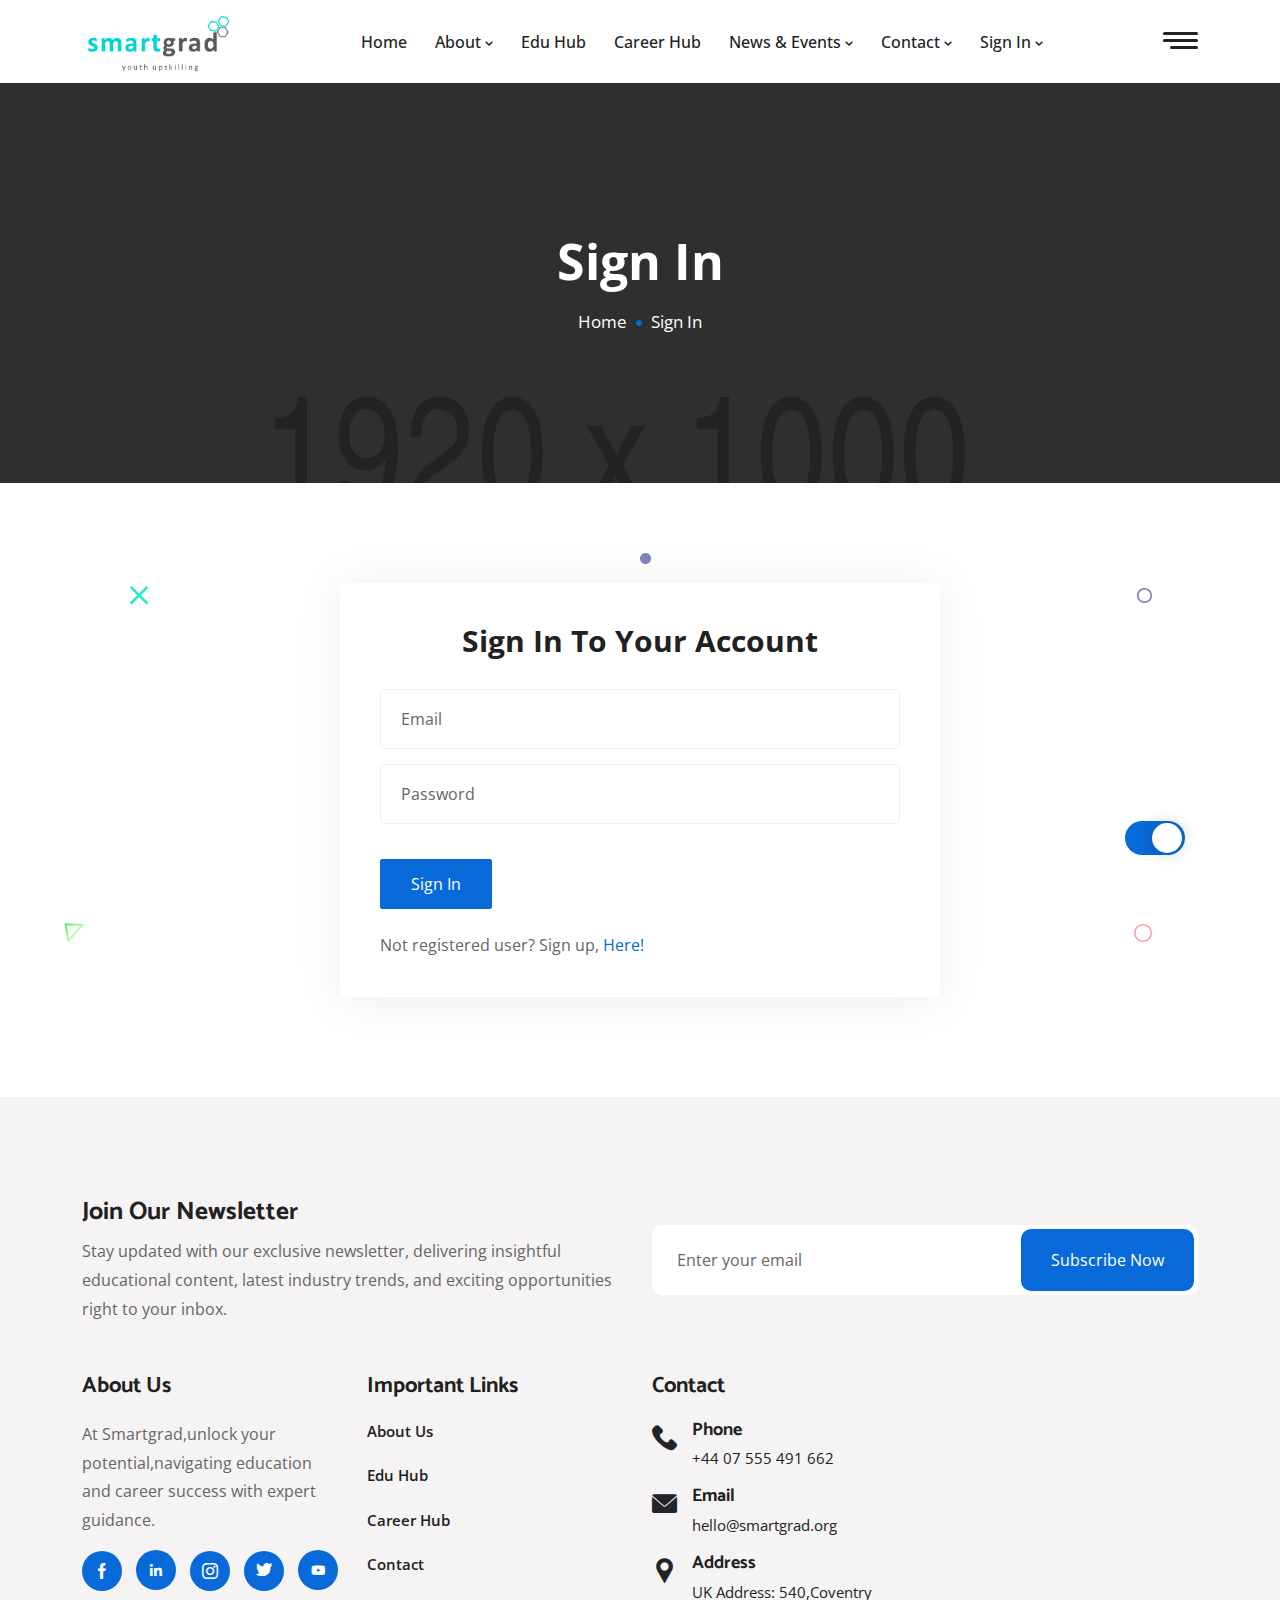
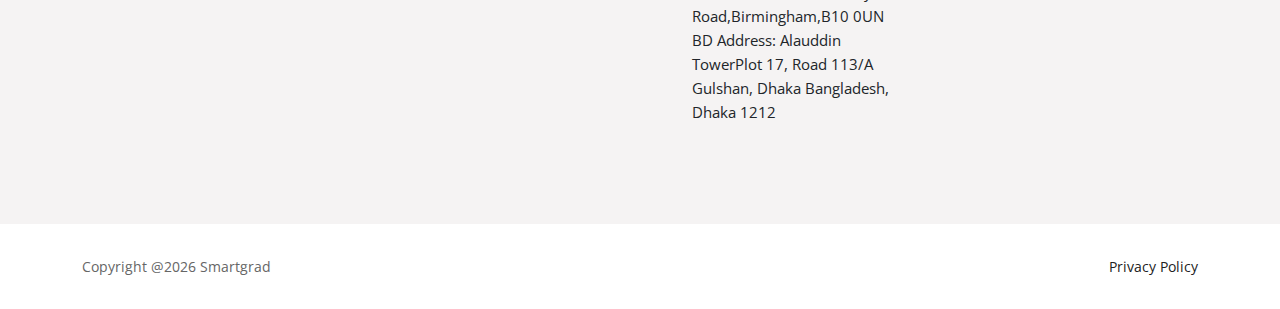
<file: sign-in.html>
<!doctype html>
<html lang="zxx" class="theme-light">
    <head>
        <!-- Required meta tags -->
        <meta charset="utf-8">
        <meta name="viewport" content="width=device-width, initial-scale=1, shrink-to-fit=no">
        <!-- Bootstrap CSS --> 
        <link rel="stylesheet" href="assets/css/bootstrap.min.css">
        <!-- Owl Default CSS --> 
        <link rel="stylesheet" href="assets/css/owl.default.min.css">
        <!-- Owl Carousel CSS --> 
        <link rel="stylesheet" href="assets/css/owl.carousel.min.css">
        <!-- Owl Magnific CSS --> 
        <link rel="stylesheet" href="assets/css/magnific-popup.min.css">
        <!-- Animate CSS --> 
        <link rel="stylesheet" href="assets/css/animate.min.css">
        <!-- Boxicons CSS --> 
		<link rel="stylesheet" href="assets/css/boxicons.min.css">
        <!-- Flaticon CSS --> 
		<link rel="stylesheet" href="assets/css/flaticon.css">
        <!-- Meanmenu CSS -->
        <link rel="stylesheet" href="assets/css/meanmenu.css">
		<!-- Odometer CSS-->
		<link rel="stylesheet" href="assets/css/odometer.min.css">
        <!-- Style CSS -->
        <link rel="stylesheet" href="assets/css/style.css">
        <!-- RTL CSS -->
        <link rel="stylesheet" href="assets/css/dark.css">
        <!-- Responsive CSS -->
		<link rel="stylesheet" href="assets/css/responsive.css">
		
		<title>Sign In | Smartgrad</title>

        <!-- favicon -->
  <link rel="apple-touch-icon" sizes="180x180" href="assets/apple-touch-icon.png">
  <link rel="icon" type="image/png" sizes="32x32" href="assets/favicon-32x32.png">
  <link rel="icon" type="image/png" sizes="16x16" href="assets/favicon-16x16.png">
  <link rel="manifest" href="/site.webmanifest">
<!-- favicon end -->
    </head>

    <body>

        <!-- Start Preloader Area -->
        <div class="preloader">
            <div class="preloader">
                <span></span>
                <span></span>
            </div>
        </div>
        <!-- End Preloader Area -->

        <!-- Start Navbar Area -->
        <div class="navbar-area">
            <div class="fria-responsive-nav">
                <div class="container">
                    <div class="fria-responsive-menu">
                        <div class="logo">
                            <a href="index.html">
                                <img src="assets/image/logo/logo.png" class="black-logo" alt="image">
                                <img src="assets/img/logo-2.png" class="white-logo" alt="image">
                            </a>
                        </div>
                    </div>
                </div>
            </div>

            <div class="fria-nav">
                <div class="container">
                    <nav class="navbar navbar-expand-md navbar-light">
                        <a class="navbar-brand" href="index.html">
                            <img src="assets/image/logo/logo.png" class="black-logo" alt="image" width="150" height="auto">
                            <img src="assets/img/logo-2.png" class="white-logo" alt="image">
                        </a>

                        <div class="collapse navbar-collapse mean-menu" id="navbarSupportedContent">
                            <ul class="navbar-nav">
                                <li class="nav-item">
                                    <a href="index.html" class="nav-link">
                                        Home
                                    </a>
                                </li>

                                <li class="nav-item">
                                    <a href="about.html" class="nav-link">
                                        About
                                        <i class='bx bx-chevron-down'></i>
                                    </a>
                                    <ul class="dropdown-menu">
                                        <li class="nav-item">
                                            <a href="about.html#team" class="nav-link">
                                                Team
                                            </a>
                                        </li>
                                        <li class="nav-item">
                                            <a href="about.html#why-us" class="nav-link">
                                                Why Us
                                            </a>
                                        </li>
                                        <li class="nav-item">
                                            <a href="about.html#testimonials" class="nav-link">
                                                Testimonials
                                            </a>
                                        </li>
                                        <li class="nav-item">
                                            <a href="about.html#partners" class="nav-link">
                                                Our Partners
                                            </a>
                                        </li>
                                        <li class="nav-item">
                                            <a href="privacy-policy.html" class="nav-link">
                                                Privacy Policy
                                            </a>
                                        </li>
                                    </ul>
                                </li>

                                <li class="nav-item">
                                    <a href="edu-hub.html" class="nav-link">
                                        Edu Hub
                                    </a>
                                </li>

                                <li class="nav-item">
                                    <a href="career-hub.html" class="nav-link">
                                        Career Hub
                                    </a>
                                </li>
                                <li class="nav-item">
                                    <a href="event.html" class="nav-link">
                                        News & Events
                                        <i class='bx bx-chevron-down'></i>
                                    </a>
                                    <ul class="dropdown-menu">
                                        <li class="nav-item">
                                            <a href="event.html#upcoming-events" class="nav-link">
                                                Upcoming Events
                                            </a>
                                        </li>
                                        <li class="nav-item">
                                            <a href="event.html#news" class="nav-link">
                                                News
                                            </a>
                                        </li>
                                    </ul>
                                </li>
                                <li class="nav-item">
                                    <a href="contact.html" class="nav-link">
                                        Contact
                                        <i class='bx bx-chevron-down'></i>
                                    </a>
                                    <ul class="dropdown-menu">
                                        <li class="nav-item">
                                            <a href="contact.html" class="nav-link">
                                                Contact
                                            </a>
                                        </li>

                                        <li class="nav-item">
                                            <a href="faq.html" class="nav-link">
                                                FAQ
                                            </a>
                                        </li>
                                    </ul>
                                </li>
                                <li class="nav-item">
                                    <a href="sign-in.html" class="nav-link">
                                        Sign in
                                        <i class='bx bx-chevron-down'></i>
                                    </a>
                                    <ul class="dropdown-menu">
                                        <li class="nav-item">
                                            <a href="sign-in.html?for=education" class="nav-link">
                                                Sign in for Education
                                            </a>
                                        </li>

                                        <li class="nav-item">
                                            <a href="sign-in.html?for=career" class="nav-link">
                                                Sign in for Career
                                            </a>
                                        </li>
                                    </ul>
                                </li>
                            </ul>

                            <div class="others-options">
                                <!--                                <div class="option-item">-->
                                <!--                                    <i class="search-btn flaticon-search"></i>-->
                                <!--                                    <i class="close-btn flaticon-cancel"></i>-->
                                <!--                                    <div class="search-overlay search-popup">-->
                                <!--                                        <div class='search-box'>-->
                                <!--                                            <form class="search-form">-->
                                <!--                                                <input class="search-input" name="search" placeholder="Search" type="text">-->

                                <!--                                                <button class="search-button" type="submit">-->
                                <!--                                                    <i class="flaticon-search"></i>-->
                                <!--                                                </button>-->
                                <!--                                            </form>-->
                                <!--                                        </div>-->
                                <!--                                    </div>-->
                                <!--                                </div>-->

                                <div class="burger-menu">
                                    <span></span>
                                    <span></span>
                                    <span></span>
                                </div>
                            </div>
                        </div>
                    </nav>
                </div>
            </div>
        </div>
        <!-- End Navbar Area -->

        <!-- Sidebar Modal -->
        <div class="sidebar-modal">
            <div class="sidebar-modal-inner">
                <div class="sidebar-about-area">
                    <div class="title">
                        <h2>About Us</h2>
                        <p>We are dedicated to developing and supporting your talents so that you are fully prepared to excel in your future studies or career with some of the most renowned and influential organizations and academic institutions worldwide.</p>
                    </div>
                </div>

                <div class="sidebar-contact-feed">
                    <h2>Sign in</h2>
                    <div class="contact-form">
                        <form id="contactForm">
                            <div class="row">

                                <div class="col-lg-12 col-md-12">
                                    <div class="form-group">
                                        <input type="email" name="email" id="email" class="form-control" required data-error="Please enter your email" placeholder="Email" />
                                        <div class="help-block with-errors"></div>
                                    </div>
                                </div>

                                <div class="col-lg-12 col-md-12">
                                    <div class="form-group">
                                        <input type="password" name="password" id="password" required data-error="Please enter your password" class="form-control" placeholder="Password" />
                                        <div class="help-block with-errors"></div>
                                    </div>
                                </div>

                                <div class="col-lg-12 col-md-12">
                                    <div class="send-btn">
                                        <button type="submit" class="send-btn-one">
                                            Sign in
                                        </button>

                                        <div id="msgSubmit" class="h3 text-center hidden"></div>
                                        <div class="clearfix"></div>
                                    </div>
                                </div>
                            </div>
                        </form>
                    </div>
                </div>

                <div class="sidebar-contact-area">
                    <div class="contact-info">
                        <div class="contact-info-content">
                            <h2>
                                <a href="tel:+8801937200200">
              +880 1937 200 200
            </a>
            <span>OR</span>
            <a href="mailto:hello@smartgrad.org">
              hello@smartgrad.org
            </a>
                            </h2>
    
                            <ul class="social">
                                <li>
                                    <a href="#" target="_blank">
                                        <i class="flaticon-facebook"></i>
                                    </a>
                                </li>
                                <li>
                                    <a href="#" target="_blank">
                                        <i class="flaticon-twitter"></i>
                                    </a>
                                </li>
                                <li>
                                    <a href="#" target="_blank">
                                        <i class="flaticon-instagram"></i>
                                    </a>
                                </li>
                                <li>
                                    <a href="#" target="_blank">
                                        <i class="flaticon-pinterest"></i>
                                    </a>
                                </li>
                            </ul>
                        </div>
                    </div>
                </div>

                <span class="close-btn sidebar-modal-close-btn">
                    <i class="flaticon-cancel"></i>
                </span>
            </div>
        </div>
        <!-- End Sidebar Modal -->

        <!-- Start Page Title Area -->
        <div class="page-title-area item-bg-5">
            <div class="d-table">
                <div class="d-table-cell">
                    <div class="container">
                        <div class="page-title-content">
                            <h2>Sign In</h2>
                            <ul>
                                <li><a href="index.html">Home</a></li>
                                <li>Sign In</li>
                            </ul>
                        </div>
                    </div>
                </div>
            </div>
        </div>
        <!-- End Page Title Area -->
        
        <!-- Start Signup Area -->
        <div class="signup-section ptb-100">
            <div class="container">
                <div class="signup-form">
                    <h3>Sign in to your Account</h3>
                    <form>
                        <div class="row">
                            <div class="col-lg-12">
                                <div class="form-group">
                                    <input type="text" class="form-control" placeholder="Email">
                                </div>
                            </div>

                            <div class="col-lg-12">
                                <div class="form-group">
                                    <input type="password" class="form-control" placeholder="Password">
                                </div>
                            </div>

                            <div class="col-lg-12">
                                <div class="send-btn">
                                    <button type="submit" class="default-btn">
                                        Sign In
                                    </button>
                                </div>
                                <br>
                                <span>Not registered user? Sign up, <a href="sign-up.html">Here!</a></span>
                            </div>
                        </div>
                    </form>
                </div>
            </div>

            <div class="default-shape">
                <div class="shape-1">
                    <img src="assets/img/shape/4.png" alt="image">
                </div>

                <div class="shape-2 rotateme">
                    <img src="assets/img/shape/5.svg" alt="image">
                </div>

                <div class="shape-3">
                    <img src="assets/img/shape/6.svg" alt="image">
                </div>

                <div class="shape-4">
                    <img src="assets/img/shape/7.png" alt="image">
                </div>

                <div class="shape-5">
                    <img src="assets/img/shape/8.png" alt="image">
                </div>
            </div>
        </div>
        <!-- End Signup Area -->

        <!-- Start Footer Area -->
        <section class="footer-section pt-100 pb-70">
            <div class="container">
                <div class="subscribe-area">
                    <div class="row align-items-center">
                        <div class="col-lg-6 col-md-6">
                            <div class="subscribe-content">
                                <h2>Join Our Newsletter</h2>
                                <p>Stay updated with our exclusive newsletter, delivering insightful educational content, latest industry trends, and exciting opportunities right to your inbox.</p>
                            </div>
                        </div>

                        <div class="col-lg-6 col-md-6">
                            <form class="newsletter-form">
                                <input type="email" class="input-newsletter" placeholder="Enter your email" name="EMAIL" required autocomplete="off">
                                <button type="submit">
                                    Subscribe Now
                                </button>

                                <div id="validator-newsletter" class="form-result"></div>
                            </form>
                        </div>
                    </div>
                </div>

                <div class="row">
                    <div class="col-lg-3 col-md-6 col-sm-6">
                        <div class="single-footer-widget">
                            <div class="footer-heading">
                                <h3>About Us</h3>
                            </div>
                            <p>At Smartgrad,unlock your potential,navigating education and career success with expert guidance.</p>
                            <ul class="footer-social">
                                <li>
                                    <a href="https://www.facebook.com/smartgrad.uk" target="_blank">
                                        <i class="flaticon-facebook"></i>
                                    </a>
                                </li>

                                <li>
                                    <a href="https://www.linkedin.com/company/smartgrad-org/" target="_blank">
                                        <i class="bx bxl-linkedin"></i>
                                    </a>
                                </li>
                                <li>
                                    <a href="https://www.instagram.com/smartgrad_/" target="_blank">
                                        <i class="flaticon-instagram"></i>
                                    </a>
                                </li>
                                <li>
                                    <a href="https://www.instagram.com/smartgrad_/" target="_blank">
                                        <i class="flaticon-twitter"></i>
                                    </a>
                                </li>
                                <li>
                                    <a href="https://www.instagram.com/smartgrad_/" target="_blank">
                                        <i class="bx bxl-youtube"></i>
                                    </a>
                                </li>
                            </ul>
                        </div>
                    </div>

                    <div class="col-lg-3 col-md-6 col-sm-6">
                        <div class="single-footer-widget">
                            <div class="footer-heading">
                                <h3>Important Links</h3>
                            </div>

                            <ul class="footer-quick-links">
                                <li>
                                    <a href="about.html">About Us</a>
                                </li>
                                <li>
                                    <a href="edu-hub.html">Edu Hub</a>
                                </li>
                                <li>
                                    <a href="career-hub.html">Career Hub</a>
                                </li>
                                <li>
                                    <a href="contact.html">Contact</a>
                                </li>
                            </ul>
                        </div>
                    </div>

                    <div class="col-lg-3 col-md-6 col-sm-6">
                        <div class="single-footer-widget">
                            <div class="footer-heading">
                                <h3>Contact</h3>
                            </div>

                            <div class="footer-info-contact">
                                <i class="flaticon-phone-call"></i>
                                <h3>Phone</h3>
                                <span><a href="tel:+44-07-555-491-662">+44 07 555 491 662</a></span>
                            </div>

                            <div class="footer-info-contact">
                                <i class="flaticon-envelope"></i>
                                <h3>Email</h3>
                                <span><a href="mailto:hello@smartgrad.org">hello@smartgrad.org</a></span>
                            </div>

                            <div class="footer-info-contact">
                                <i class="flaticon-pin"></i>
                                  <h3>Address</h3>
            <span>UK Address: 540,Coventry Road,Birmingham,B10 0UN <br>
BD Address: Alauddin TowerPlot 17, Road 113/A Gulshan, Dhaka Bangladesh, Dhaka 1212</span>
          </div>
        </div>
      </div>
    </div>
  </div>
</section>
        <!-- End Footer Area -->

        <!-- Start Copy Right Area -->
        <div class="copyright-area">
            <div class="container">
                <div class="copyright-area-content">
                    <div class="row align-items-center">
                        <div class="col-lg-6 col-md-6">
                            <p>
                                Copyright @<script>document.write(new Date().getFullYear())</script> Smartgrad
                            </p>
                        </div>

                        <div class="col-lg-6 col-md-6">
                            <ul>
                                <li>
                                    <a href="privacy-policy.html">Privacy Policy</a>
                                </li>
                            </ul>
                        </div>
                    </div>
                </div>
            </div>
        </div>
        <!-- End Copy Right Area -->

        <!-- Start Go Top Section -->
        <div class="go-top">
            <i class="bx bx-chevron-up"></i>
            <i class="bx bx-chevron-up"></i>
        </div>
        <!-- End Go Top Section -->

        <!-- dark version -->
        <div class="dark-version">
            <label id="switch" class="switch">
                <input type="checkbox" onchange="toggleTheme()" id="slider">
                <span class="slider round"></span>
            </label>
        </div>
        <!-- dark version -->

        <!-- Jquery Slim JS -->
        <script src="assets/js/jquery.min.js"></script>
        <!-- Popper JS -->
        <script src="assets/js/popper.min.js"></script>
        <!-- Bootstrap JS -->
        <script src="assets/js/bootstrap.min.js"></script>
        <!-- Meanmenu JS -->
        <script src="assets/js/jquery.meanmenu.js"></script>
        <!-- Owl Carousel JS -->
		<script src="assets/js/owl.carousel.js"></script>
        <!-- Magnific JS -->
		<script src="assets/js/jquery.magnific-popup.min.js"></script>
		<!-- Appear JS --> 
        <script src="assets/js/jquery.appear.min.js"></script>
		<!-- Odometer JS --> 
		<script src="assets/js/odometer.min.js"></script>
		<!-- Form Ajaxchimp JS -->
		<script src="assets/js/jquery.ajaxchimp.min.js"></script>
		<!-- Form Validator JS -->
		<script src="assets/js/form-validator.min.js"></script>
		<!-- Contact JS -->
        <script src="assets/js/contact-form-script.js"></script>
        <!-- Wow JS -->
        <script src="assets/js/wow.min.js"></script>
        <!-- Custom JS -->
        <script src="assets/js/main.js"></script>
    </body>
</html>
</file>
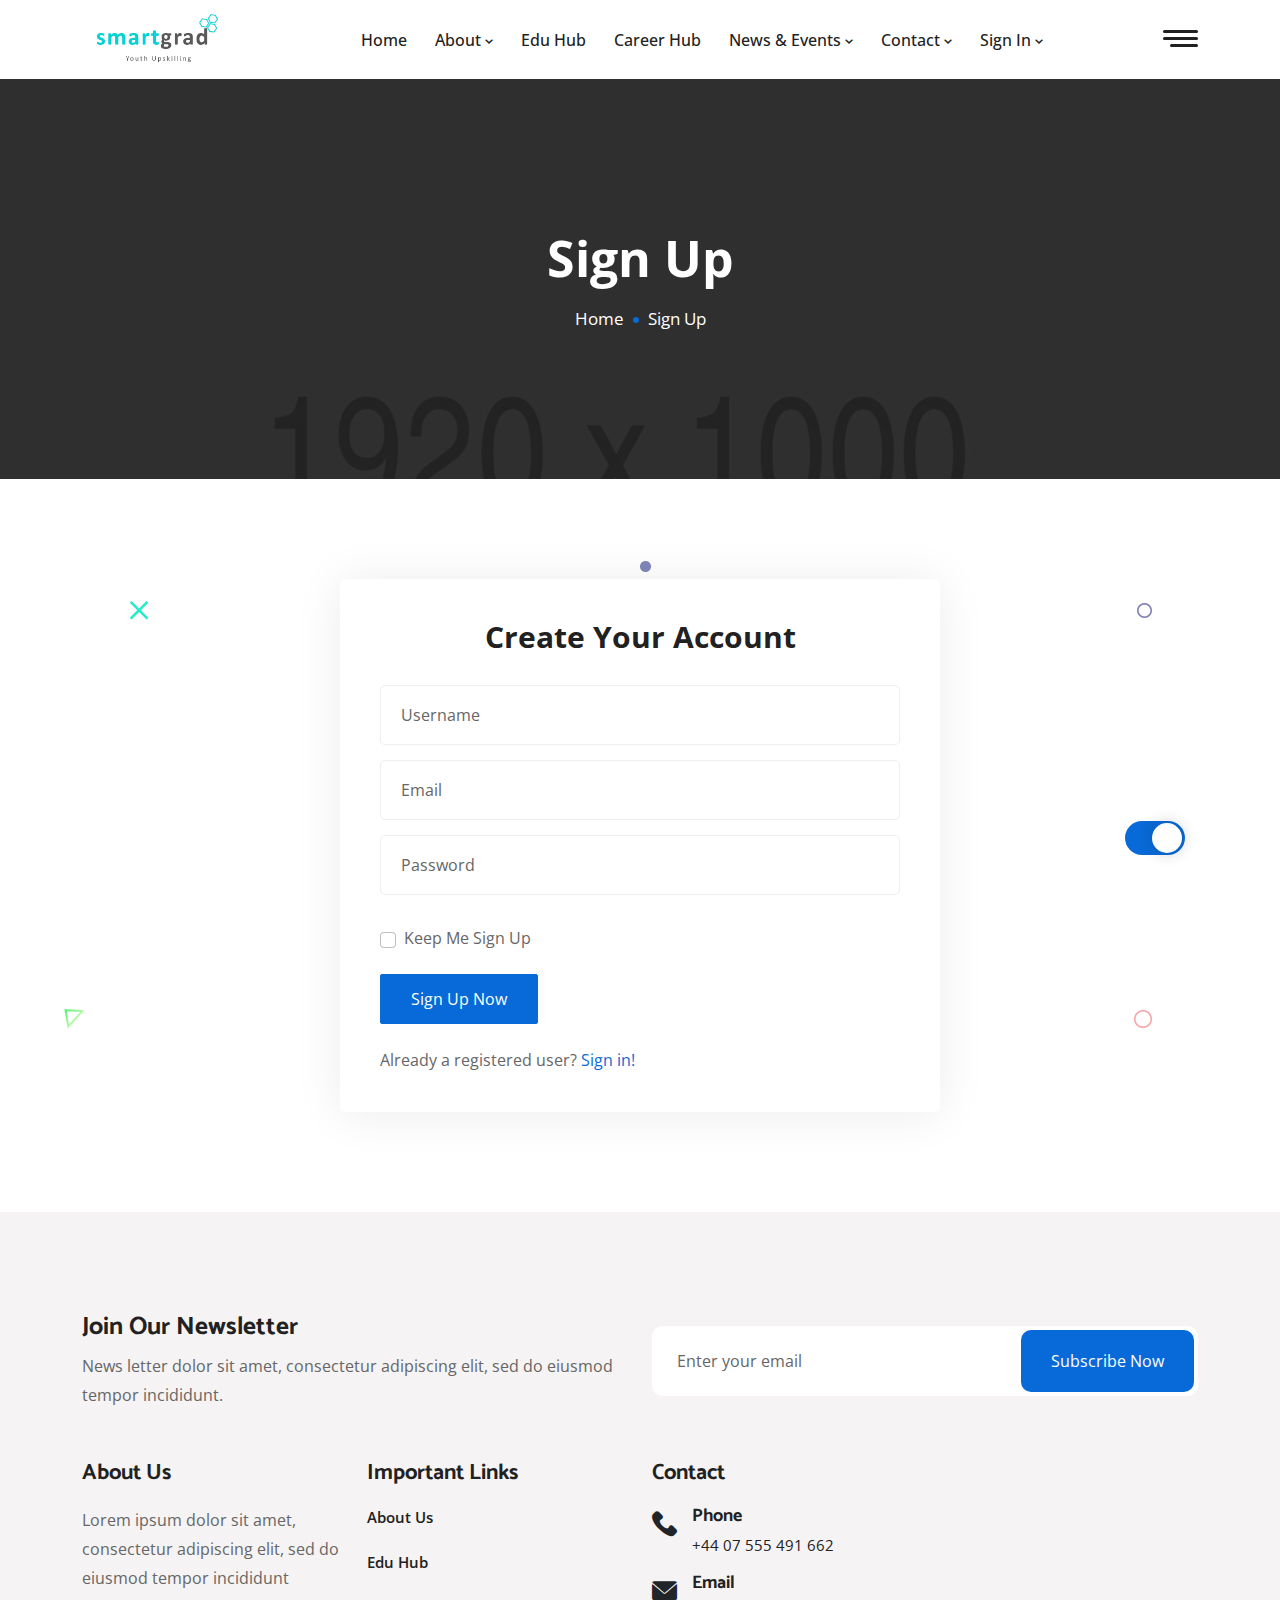
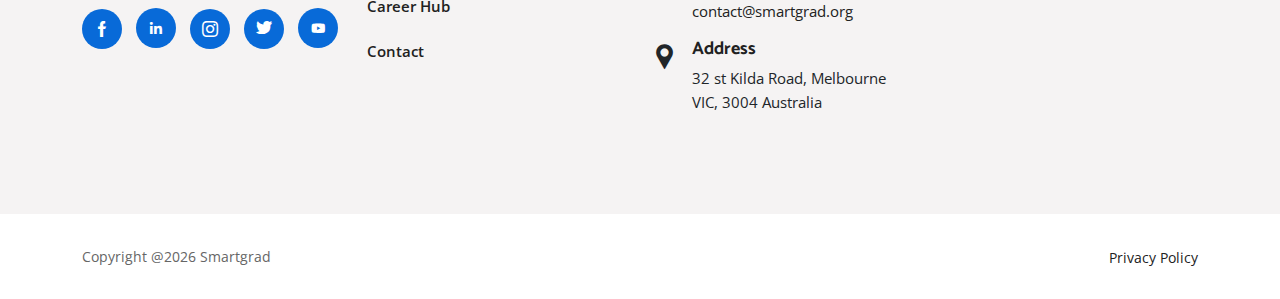
<file: sign-up.html>
<!doctype html>
<html lang="zxx" class="theme-light">
    <head>
        <!-- Required meta tags -->
        <meta charset="utf-8">
        <meta name="viewport" content="width=device-width, initial-scale=1, shrink-to-fit=no">
        <!-- Bootstrap CSS --> 
        <link rel="stylesheet" href="assets/css/bootstrap.min.css">
        <!-- Owl Default CSS --> 
        <link rel="stylesheet" href="assets/css/owl.default.min.css">
        <!-- Owl Carousel CSS --> 
        <link rel="stylesheet" href="assets/css/owl.carousel.min.css">
        <!-- Owl Magnific CSS --> 
        <link rel="stylesheet" href="assets/css/magnific-popup.min.css">
        <!-- Animate CSS --> 
        <link rel="stylesheet" href="assets/css/animate.min.css">
        <!-- Boxicons CSS --> 
		<link rel="stylesheet" href="assets/css/boxicons.min.css">
        <!-- Flaticon CSS --> 
		<link rel="stylesheet" href="assets/css/flaticon.css">
        <!-- Meanmenu CSS -->
        <link rel="stylesheet" href="assets/css/meanmenu.css">
		<!-- Odometer CSS-->
		<link rel="stylesheet" href="assets/css/odometer.min.css">
        <!-- Style CSS -->
        <link rel="stylesheet" href="assets/css/style.css">
        <!-- RTL CSS -->
        <link rel="stylesheet" href="assets/css/dark.css">
        <!-- Responsive CSS -->
		<link rel="stylesheet" href="assets/css/responsive.css">
		
		<title>Sign Up | Smartgrad</title>

        <link rel="icon" type="image/png" href="assets/img/favicon.png">
    </head>

    <body>

        <!-- Start Preloader Area -->
        <div class="preloader">
            <div class="preloader">
                <span></span>
                <span></span>
            </div>
        </div>
        <!-- End Preloader Area -->

        <!-- Start Navbar Area -->
        <div class="navbar-area">
            <div class="fria-responsive-nav">
                <div class="container">
                    <div class="fria-responsive-menu">
                        <div class="logo">
                            <a href="index.html">
                                <img src="assets/img/logo.jpg" class="black-logo" alt="image">
                                <img src="assets/img/logo-2.png" class="white-logo" alt="image">
                            </a>
                        </div>
                    </div>
                </div>
            </div>

            <div class="fria-nav">
                <div class="container">
                    <nav class="navbar navbar-expand-md navbar-light">
                        <a class="navbar-brand" href="index.html">
                            <img src="assets/img/logo.jpg" class="black-logo" alt="image" width="150" height="auto">
                            <img src="assets/img/logo-2.png" class="white-logo" alt="image">
                        </a>

                        <div class="collapse navbar-collapse mean-menu" id="navbarSupportedContent">
                            <ul class="navbar-nav">
                                <li class="nav-item">
                                    <a href="index.html" class="nav-link">
                                        Home
                                    </a>
                                </li>

                                <li class="nav-item">
                                    <a href="about.html" class="nav-link">
                                        About
                                        <i class='bx bx-chevron-down'></i>
                                    </a>
                                    <ul class="dropdown-menu">
                                        <li class="nav-item">
                                            <a href="about.html#team" class="nav-link">
                                                Team
                                            </a>
                                        </li>
                                        <li class="nav-item">
                                            <a href="about.html#why-us" class="nav-link">
                                                Why Us
                                            </a>
                                        </li>
                                        <li class="nav-item">
                                            <a href="about.html#testimonials" class="nav-link">
                                                Testimonials
                                            </a>
                                        </li>
                                        <li class="nav-item">
                                            <a href="about.html#partners" class="nav-link">
                                                Our Partners
                                            </a>
                                        </li>
                                        <li class="nav-item">
                                            <a href="privacy-policy.html" class="nav-link">
                                                Privacy Policy
                                            </a>
                                        </li>
                                    </ul>
                                </li>

                                <li class="nav-item">
                                    <a href="edu-hub.html" class="nav-link">
                                        Edu Hub
                                    </a>
                                </li>

                                <li class="nav-item">
                                    <a href="career-hub.html" class="nav-link">
                                        Career Hub
                                    </a>
                                </li>
                                <li class="nav-item">
                                    <a href="event.html" class="nav-link">
                                        News & Events
                                        <i class='bx bx-chevron-down'></i>
                                    </a>
                                    <ul class="dropdown-menu">
                                        <li class="nav-item">
                                            <a href="event.html#upcoming-events" class="nav-link">
                                                Upcoming Events
                                            </a>
                                        </li>
                                        <li class="nav-item">
                                            <a href="event.html#news" class="nav-link">
                                                News
                                            </a>
                                        </li>
                                    </ul>
                                </li>
                                <li class="nav-item">
                                    <a href="contact.html" class="nav-link">
                                        Contact
                                        <i class='bx bx-chevron-down'></i>
                                    </a>
                                    <ul class="dropdown-menu">
                                        <li class="nav-item">
                                            <a href="contact.html" class="nav-link">
                                                Contact
                                            </a>
                                        </li>

                                        <li class="nav-item">
                                            <a href="faq.html" class="nav-link">
                                                FAQ
                                            </a>
                                        </li>
                                    </ul>
                                </li>
                                <li class="nav-item">
                                    <a href="sign-in.html" class="nav-link">
                                        Sign in
                                        <i class='bx bx-chevron-down'></i>
                                    </a>
                                    <ul class="dropdown-menu">
                                        <li class="nav-item">
                                            <a href="sign-in.html?for=education" class="nav-link">
                                                Sign in for Education
                                            </a>
                                        </li>

                                        <li class="nav-item">
                                            <a href="sign-in.html?for=career" class="nav-link">
                                                Sign in for Career
                                            </a>
                                        </li>
                                    </ul>
                                </li>
                            </ul>

                            <div class="others-options">
                                <!--                                <div class="option-item">-->
                                <!--                                    <i class="search-btn flaticon-search"></i>-->
                                <!--                                    <i class="close-btn flaticon-cancel"></i>-->
                                <!--                                    <div class="search-overlay search-popup">-->
                                <!--                                        <div class='search-box'>-->
                                <!--                                            <form class="search-form">-->
                                <!--                                                <input class="search-input" name="search" placeholder="Search" type="text">-->

                                <!--                                                <button class="search-button" type="submit">-->
                                <!--                                                    <i class="flaticon-search"></i>-->
                                <!--                                                </button>-->
                                <!--                                            </form>-->
                                <!--                                        </div>-->
                                <!--                                    </div>-->
                                <!--                                </div>-->

                                <div class="burger-menu">
                                    <span></span>
                                    <span></span>
                                    <span></span>
                                </div>
                            </div>
                        </div>
                    </nav>
                </div>
            </div>
        </div>
        <!-- End Navbar Area -->

        <!-- Sidebar Modal -->
        <div class="sidebar-modal">
            <div class="sidebar-modal-inner">
                <div class="sidebar-about-area">
                    <div class="title">
                        <h2>About Us</h2>
                        <p>We believe brand interaction is key in communication. Real innovations and a positive customer experience are the heart of successful communication. No fake products and services. The customer is king, their lives and needs are the inspiration.</p>
                    </div>
                </div>

                <div class="sidebar-contact-feed">
                    <h2>Contact</h2>
                    <div class="contact-form">
                        <form id="contactForm">
                            <div class="row">
                                <div class="col-lg-12 col-md-12">
                                    <div class="form-group">
                                        <input type="text" name="name" id="name" class="form-control" required data-error="Please enter your name" placeholder="Your Name">
                                        <div class="help-block with-errors"></div>
                                    </div>
                                </div>

                                <div class="col-lg-12 col-md-12">
                                    <div class="form-group">
                                        <input type="email" name="email" id="email" class="form-control" required data-error="Please enter your email" placeholder="Your Email">
                                        <div class="help-block with-errors"></div>
                                    </div>
                                </div>

                                <div class="col-lg-12 col-md-12">
                                    <div class="form-group">
                                        <input type="text" name="phone_number" id="phone_number" required data-error="Please enter your number" class="form-control" placeholder="Your Phone">
                                        <div class="help-block with-errors"></div>
                                    </div>
                                </div>

                                <div class="col-lg-12 col-md-12">
                                    <div class="form-group">
                                        <input type="text" name="msg_subject" id="msg_subject" class="form-control" required data-error="Please enter your subject" placeholder="Your Subject">
                                        <div class="help-block with-errors"></div>
                                    </div>
                                </div>

                                <div class="col-lg-12 col-md-12">
                                    <div class="form-group">
                                        <textarea name="message" class="form-control" id="message" cols="30" rows="6" required data-error="Write your message" placeholder="Your Message"></textarea>
                                        <div class="help-block with-errors"></div>
                                    </div>
                                </div>

                                <div class="col-lg-12 col-md-12">
                                    <div class="send-btn">
                                        <button type="submit" class="send-btn-one">
                                            Send Message
                                        </button>

                                        <div id="msgSubmit" class="h3 text-center hidden"></div>
                                        <div class="clearfix"></div>
                                    </div>
                                </div>
                            </div>
                        </form>
                    </div>
                </div>

                <div class="sidebar-contact-area">
                    <div class="contact-info">
                        <div class="contact-info-content">
                            <h2>
                                <a href="tel:+0881306298615">
                                    +088 130 629 8615
                                </a>
                                <span>OR</span>
                                <a href="mailto:fria@gmail.com">
                                    fria@gmail.com
                                </a>
                            </h2>
    
                            <ul class="social">
                                <li>
                                    <a href="#" target="_blank">
                                        <i class="flaticon-facebook"></i>
                                    </a>
                                </li>
                                <li>
                                    <a href="#" target="_blank">
                                        <i class="flaticon-twitter"></i>
                                    </a>
                                </li>
                                <li>
                                    <a href="#" target="_blank">
                                        <i class="flaticon-instagram"></i>
                                    </a>
                                </li>
                                <li>
                                    <a href="#" target="_blank">
                                        <i class="flaticon-pinterest"></i>
                                    </a>
                                </li>
                            </ul>
                        </div>
                    </div>
                </div>

                <span class="close-btn sidebar-modal-close-btn">
                    <i class="flaticon-cancel"></i>
                </span>
            </div>
        </div>
        <!-- End Sidebar Modal -->

        <!-- Start Page Title Area -->
        <div class="page-title-area item-bg-5">
            <div class="d-table">
                <div class="d-table-cell">
                    <div class="container">
                        <div class="page-title-content">
                            <h2>Sign Up</h2>
                            <ul>
                                <li><a href="index.html">Home</a></li>
                                <li>Sign Up</li>
                            </ul>
                        </div>
                    </div>
                </div>
            </div>
        </div>
        <!-- End Page Title Area -->
        
        <!-- Start Signup Area -->
        <div class="signup-section ptb-100">
            <div class="container">
                <div class="signup-form">
                    <h3>Create your Account</h3>
                    <form>
                        <div class="row">
                            <div class="col-lg-12">
                                <div class="form-group">
                                    <input type="text" class="form-control" placeholder="Username">
                                </div>
                            </div>

                            <div class="col-lg-12">
                                <div class="form-group">
                                    <input type="text" class="form-control" placeholder="Email">
                                </div>
                            </div>

                            <div class="col-lg-12">
                                <div class="form-group">
                                    <input type="text" class="form-control" placeholder="Password">
                                </div>
                            </div>

                            <div class="col-lg-12">
                                <div class="form-check">
                                    <input type="checkbox" class="form-check-input" id="checkme">
                                    <label class="form-check-label" for="checkme">Keep Me Sign Up</label>
                                </div>
                            </div>

                            <div class="col-lg-12">
                                <div class="send-btn">
                                    <button type="submit" class="default-btn">
                                        Sign Up Now
                                    </button>
                                </div>
                                <br>
                                <span>Already a registered user? <a href="sign-in.html">Sign in!</a></span>
                            </div>
                        </div>
                    </form>
                </div>
            </div>

            <div class="default-shape">
                <div class="shape-1">
                    <img src="assets/img/shape/4.png" alt="image">
                </div>

                <div class="shape-2 rotateme">
                    <img src="assets/img/shape/5.svg" alt="image">
                </div>

                <div class="shape-3">
                    <img src="assets/img/shape/6.svg" alt="image">
                </div>

                <div class="shape-4">
                    <img src="assets/img/shape/7.png" alt="image">
                </div>

                <div class="shape-5">
                    <img src="assets/img/shape/8.png" alt="image">
                </div>
            </div>
        </div>
        <!-- End Signup Area -->

        <!-- Start Footer Area -->
        <section class="footer-section pt-100 pb-70">
            <div class="container">
                <div class="subscribe-area">
                    <div class="row align-items-center">
                        <div class="col-lg-6 col-md-6">
                            <div class="subscribe-content">
                                <h2>Join Our Newsletter</h2>
                                <p>News letter dolor sit amet, consectetur adipiscing elit, sed do eiusmod tempor incididunt.</p>
                            </div>
                        </div>

                        <div class="col-lg-6 col-md-6">
                            <form class="newsletter-form">
                                <input type="email" class="input-newsletter" placeholder="Enter your email" name="EMAIL" required autocomplete="off">
                                <button type="submit">
                                    Subscribe Now
                                </button>

                                <div id="validator-newsletter" class="form-result"></div>
                            </form>
                        </div>
                    </div>
                </div>

                <div class="row">
                    <div class="col-lg-3 col-md-6 col-sm-6">
                        <div class="single-footer-widget">
                            <div class="footer-heading">
                                <h3>About Us</h3>
                            </div>
                            <p>Lorem ipsum dolor sit amet, consectetur adipiscing elit, sed do eiusmod tempor incididunt</p>
                            <ul class="footer-social">
                                <li>
                                    <a href="https://www.facebook.com/smartgrad.uk" target="_blank">
                                        <i class="flaticon-facebook"></i>
                                    </a>
                                </li>

                                <li>
                                    <a href="https://www.linkedin.com/company/smartgrad-org/" target="_blank">
                                        <i class="bx bxl-linkedin"></i>
                                    </a>
                                </li>
                                <li>
                                    <a href="https://www.instagram.com/smartgrad_/" target="_blank">
                                        <i class="flaticon-instagram"></i>
                                    </a>
                                </li>
                                <li>
                                    <a href="https://www.instagram.com/smartgrad_/" target="_blank">
                                        <i class="flaticon-twitter"></i>
                                    </a>
                                </li>
                                <li>
                                    <a href="https://www.instagram.com/smartgrad_/" target="_blank">
                                        <i class="bx bxl-youtube"></i>
                                    </a>
                                </li>
                            </ul>
                        </div>
                    </div>

                    <div class="col-lg-3 col-md-6 col-sm-6">
                        <div class="single-footer-widget">
                            <div class="footer-heading">
                                <h3>Important Links</h3>
                            </div>

                            <ul class="footer-quick-links">
                                <li>
                                    <a href="about.html">About Us</a>
                                </li>
                                <li>
                                    <a href="edu-hub.html">Edu Hub</a>
                                </li>
                                <li>
                                    <a href="career-hub.html">Career Hub</a>
                                </li>
                                <li>
                                    <a href="contact.html">Contact</a>
                                </li>
                            </ul>
                        </div>
                    </div>

                    <div class="col-lg-3 col-md-6 col-sm-6">
                        <div class="single-footer-widget">
                            <div class="footer-heading">
                                <h3>Contact</h3>
                            </div>

                            <div class="footer-info-contact">
                                <i class="flaticon-phone-call"></i>
                                <h3>Phone</h3>
                                <span><a href="tel:+44-07-555-491-662">+44 07 555 491 662</a></span>
                            </div>

                            <div class="footer-info-contact">
                                <i class="flaticon-envelope"></i>
                                <h3>Email</h3>
                                <span><a href="mailto:contact@smartgrad.org">contact@smartgrad.org</a></span>
                            </div>

                            <div class="footer-info-contact">
                                <i class="flaticon-pin"></i>
                                <h3>Address</h3>
                                <span>32 st Kilda Road, Melbourne VIC, 3004 Australia</span>
                            </div>
                        </div>
                    </div>
                </div>
            </div>
        </section>
        <!-- End Footer Area -->

        <!-- Start Copy Right Area -->
        <div class="copyright-area">
            <div class="container">
                <div class="copyright-area-content">
                    <div class="row align-items-center">
                        <div class="col-lg-6 col-md-6">
                            <p>
                                Copyright @<script>document.write(new Date().getFullYear())</script> Smartgrad
                            </p>
                        </div>

                        <div class="col-lg-6 col-md-6">
                            <ul>
                                <li>
                                    <a href="privacy-policy.html">Privacy Policy</a>
                                </li>
                            </ul>
                        </div>
                    </div>
                </div>
            </div>
        </div>
        <!-- End Copy Right Area -->

        <!-- Start Go Top Section -->
        <div class="go-top">
            <i class="bx bx-chevron-up"></i>
            <i class="bx bx-chevron-up"></i>
        </div>
        <!-- End Go Top Section -->

        <!-- dark version -->
        <div class="dark-version">
            <label id="switch" class="switch">
                <input type="checkbox" onchange="toggleTheme()" id="slider">
                <span class="slider round"></span>
            </label>
        </div>
        <!-- dark version -->

        <!-- Jquery Slim JS -->
        <script src="assets/js/jquery.min.js"></script>
        <!-- Popper JS -->
        <script src="assets/js/popper.min.js"></script>
        <!-- Bootstrap JS -->
        <script src="assets/js/bootstrap.min.js"></script>
        <!-- Meanmenu JS -->
        <script src="assets/js/jquery.meanmenu.js"></script>
        <!-- Owl Carousel JS -->
		<script src="assets/js/owl.carousel.js"></script>
        <!-- Magnific JS -->
		<script src="assets/js/jquery.magnific-popup.min.js"></script>
		<!-- Appear JS --> 
        <script src="assets/js/jquery.appear.min.js"></script>
		<!-- Odometer JS --> 
		<script src="assets/js/odometer.min.js"></script>
		<!-- Form Ajaxchimp JS -->
		<script src="assets/js/jquery.ajaxchimp.min.js"></script>
		<!-- Form Validator JS -->
		<script src="assets/js/form-validator.min.js"></script>
		<!-- Contact JS -->
        <script src="assets/js/contact-form-script.js"></script>
        <!-- Wow JS -->
        <script src="assets/js/wow.min.js"></script>
        <!-- Custom JS -->
        <script src="assets/js/main.js"></script>
    </body>
</html>
</file>
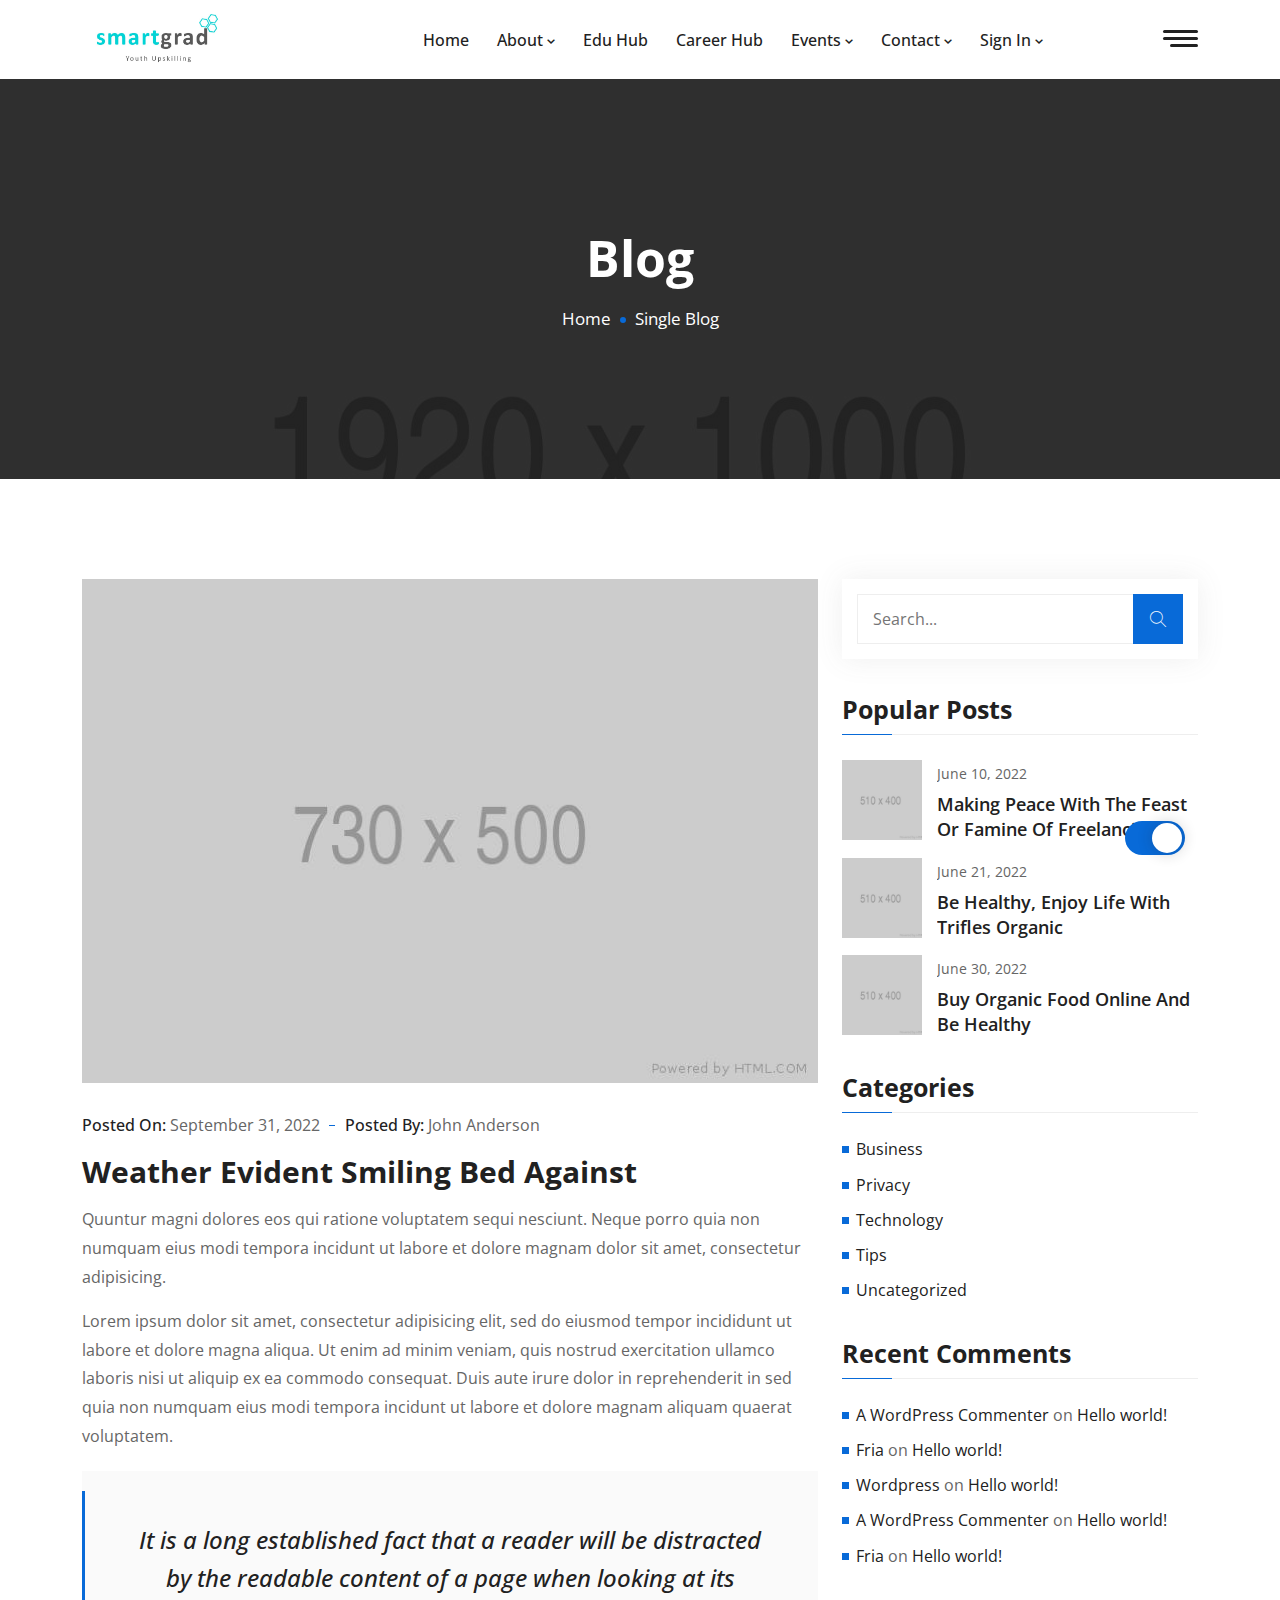
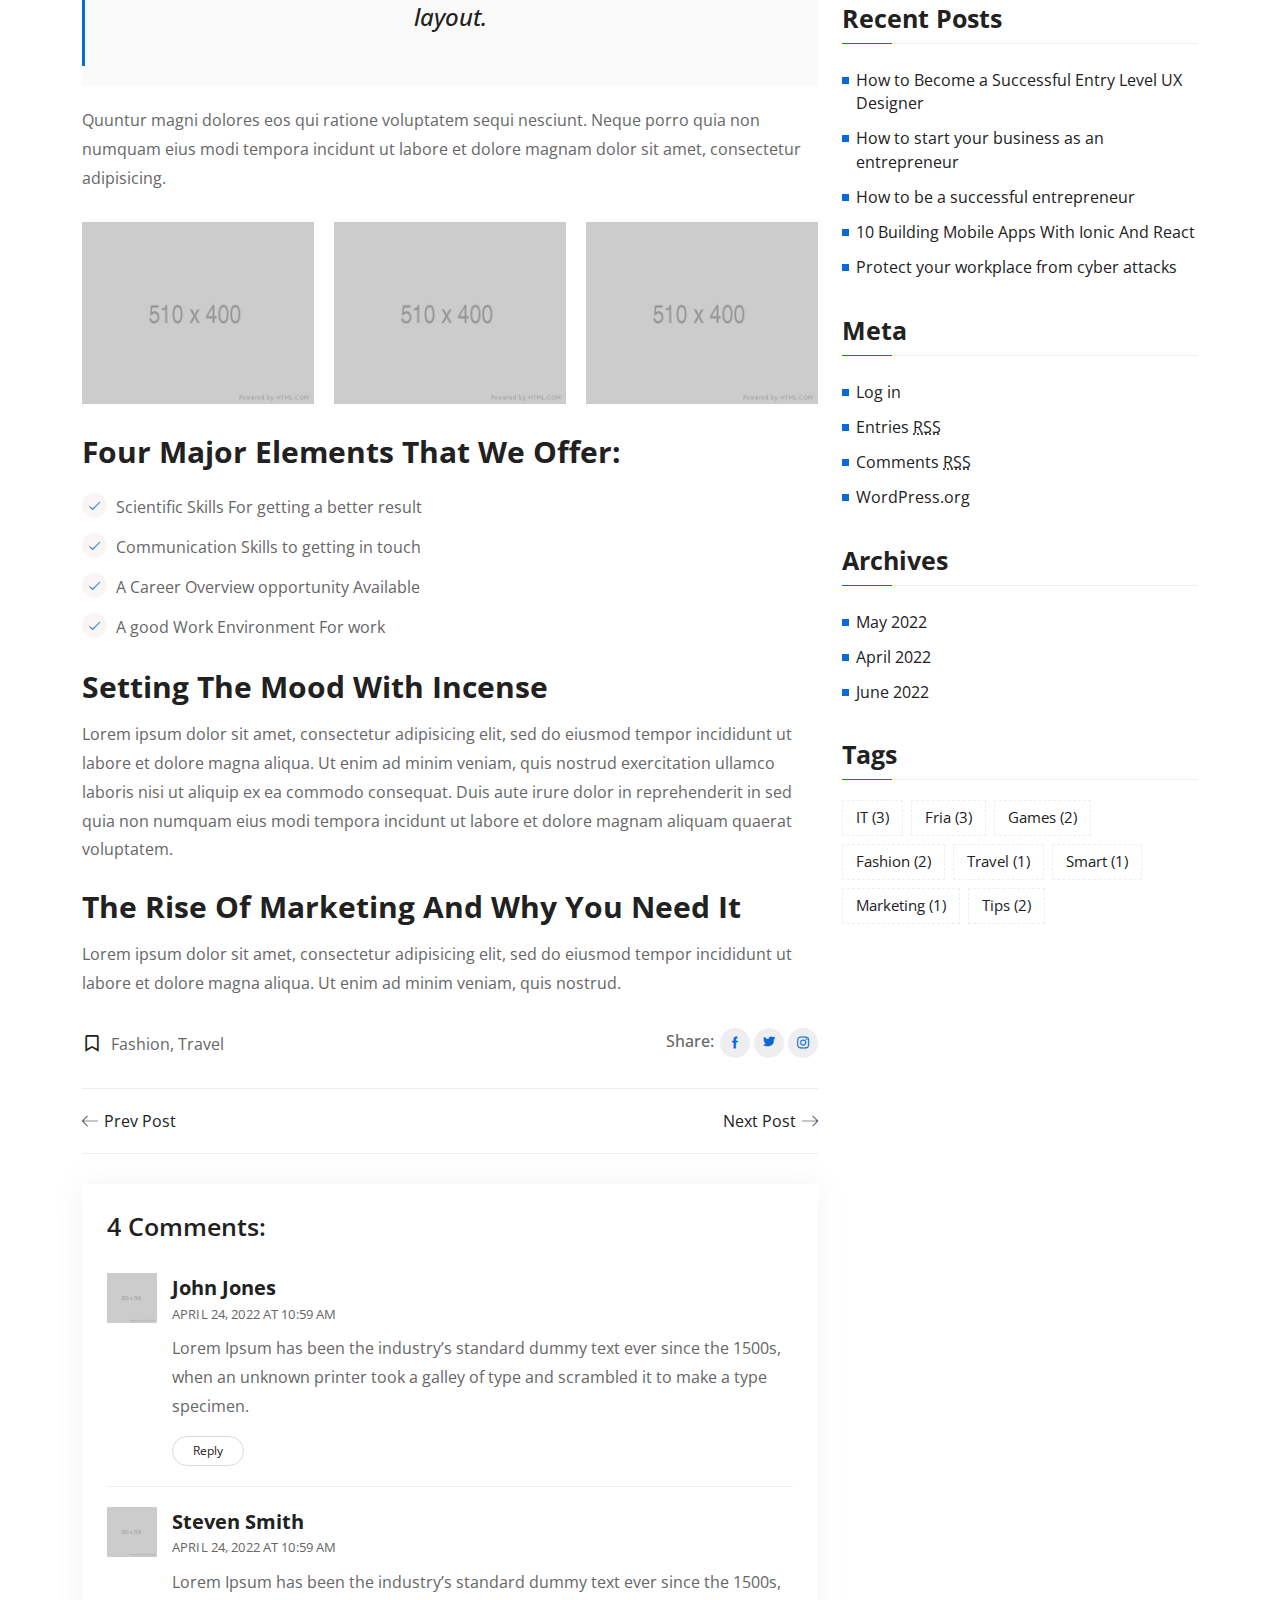
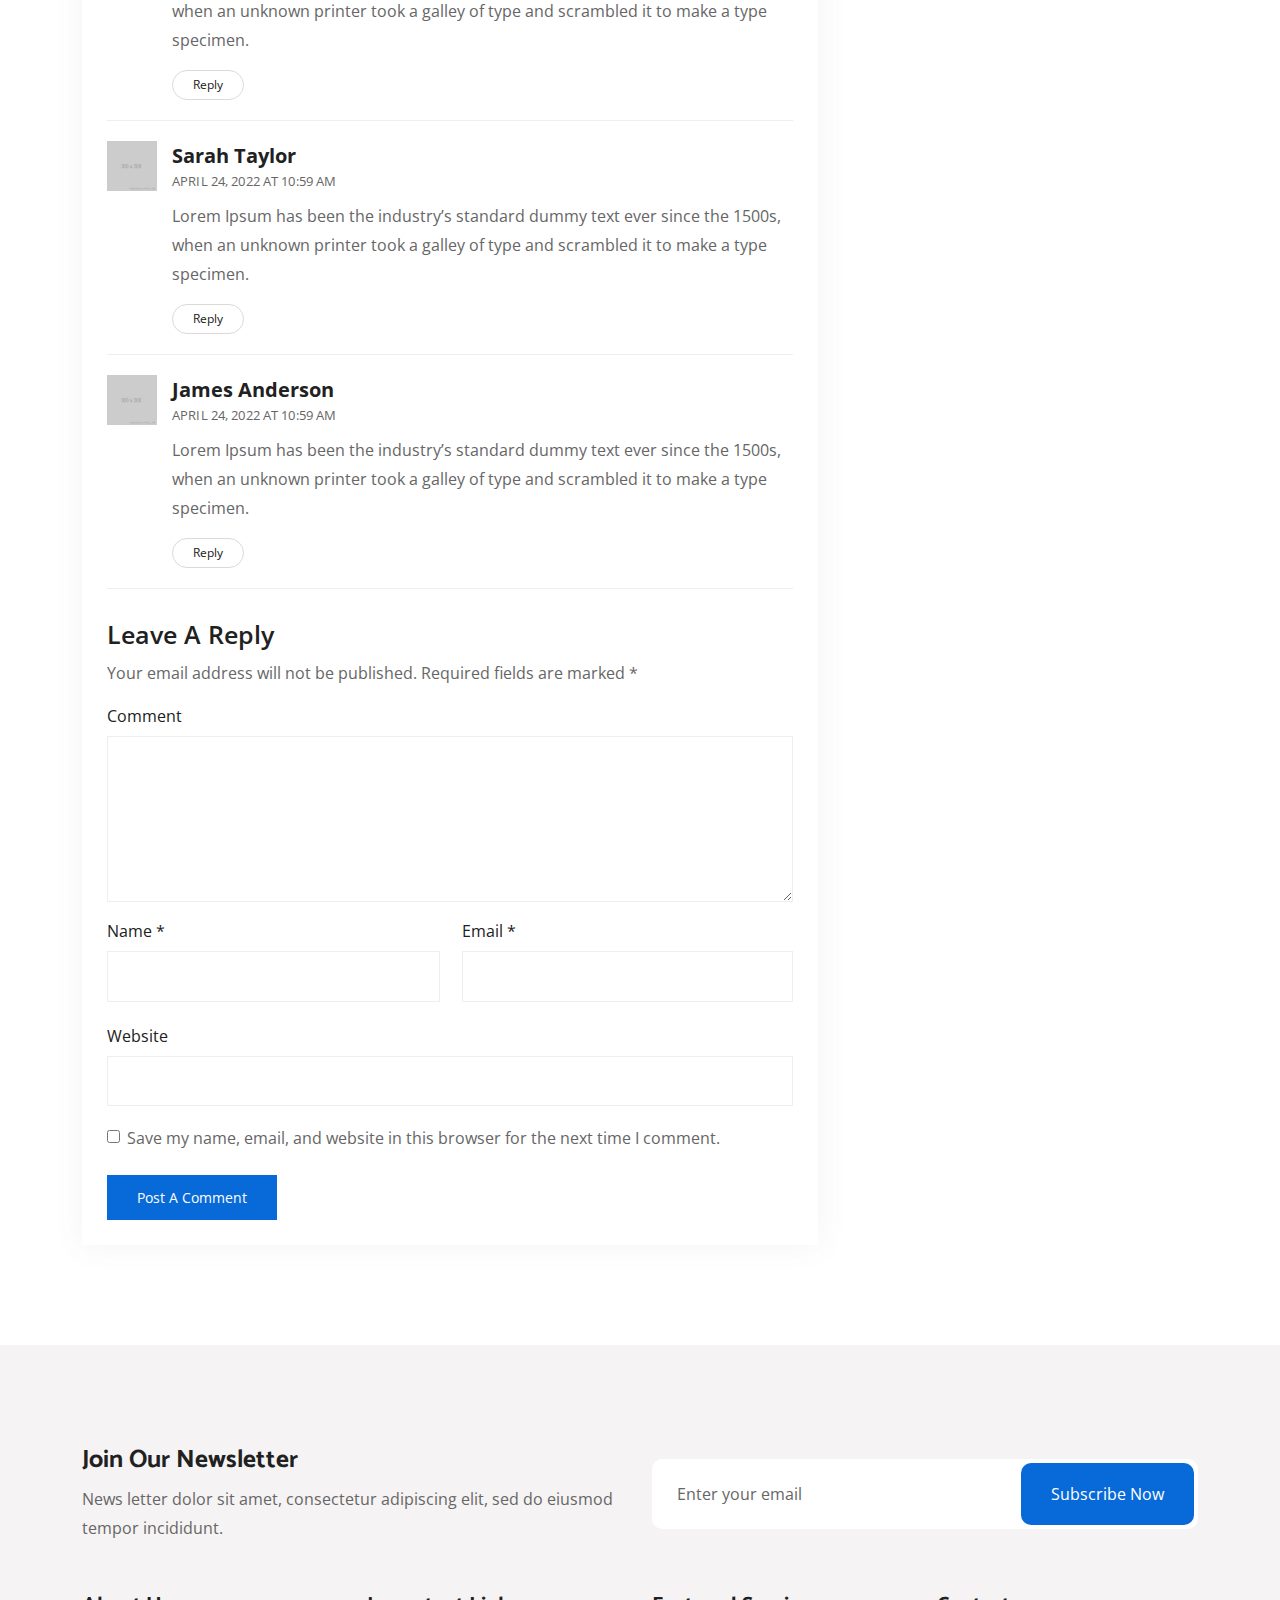
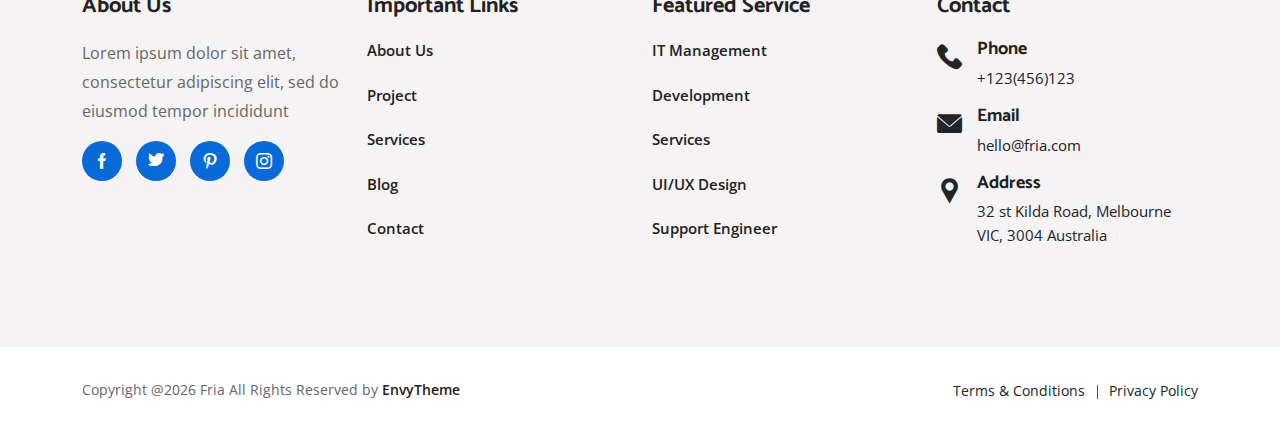
<file: single-blog.html>
<!doctype html>
<html lang="zxx" class="theme-light">
    <head>
        <!-- Required meta tags -->
        <meta charset="utf-8">
        <meta name="viewport" content="width=device-width, initial-scale=1, shrink-to-fit=no">
        <!-- Bootstrap CSS --> 
        <link rel="stylesheet" href="assets/css/bootstrap.min.css">
        <!-- Owl Default CSS --> 
        <link rel="stylesheet" href="assets/css/owl.default.min.css">
        <!-- Owl Carousel CSS --> 
        <link rel="stylesheet" href="assets/css/owl.carousel.min.css">
        <!-- Owl Magnific CSS --> 
        <link rel="stylesheet" href="assets/css/magnific-popup.min.css">
        <!-- Animate CSS --> 
        <link rel="stylesheet" href="assets/css/animate.min.css">
        <!-- Boxicons CSS --> 
		<link rel="stylesheet" href="assets/css/boxicons.min.css">
        <!-- Flaticon CSS --> 
		<link rel="stylesheet" href="assets/css/flaticon.css">
        <!-- Meanmenu CSS -->
        <link rel="stylesheet" href="assets/css/meanmenu.css">
		<!-- Odometer CSS-->
		<link rel="stylesheet" href="assets/css/odometer.min.css">
        <!-- Style CSS -->
        <link rel="stylesheet" href="assets/css/style.css">
        <!-- RTL CSS -->
        <link rel="stylesheet" href="assets/css/dark.css">
        <!-- Responsive CSS -->
		<link rel="stylesheet" href="assets/css/responsive.css">
		
		<title>Fria - IT Startups & Digital Services HTML Template</title>

        <link rel="icon" type="image/png" href="assets/img/favicon.png">
    </head>

    <body>

        <!-- Start Preloader Area -->
        <div class="preloader">
            <div class="preloader">
                <span></span>
                <span></span>
            </div>
        </div>
        <!-- End Preloader Area -->

        <!-- Start Navbar Area -->
        <div class="navbar-area">
            <div class="fria-responsive-nav">
                <div class="container">
                    <div class="fria-responsive-menu">
                        <div class="logo">
                            <a href="index.html">
                                <img src="assets/img/logo.jpg" class="black-logo" alt="image">
                                <img src="assets/img/logo-2.png" class="white-logo" alt="image">
                            </a>
                        </div>
                    </div>
                </div>
            </div>

            <div class="fria-nav">
                <div class="container">
                    <nav class="navbar navbar-expand-md navbar-light">
                        <a class="navbar-brand" href="index-old.html">
                            <img src="assets/img/logo.jpg" class="black-logo" alt="image" width="150" height="auto">
                            <img src="assets/img/logo-2.png" class="white-logo" alt="image">
                        </a>

                        <div class="collapse navbar-collapse mean-menu" id="navbarSupportedContent">
                            <ul class="navbar-nav">
                                <li class="nav-item">
                                    <a href="/" class="nav-link">
                                        Home
                                    </a>
                                </li>

                                <li class="nav-item">
                                    <a href="about.html" class="nav-link">
                                        About
                                        <i class='bx bx-chevron-down'></i>
                                    </a>
                                    <ul class="dropdown-menu">
                                        <li class="nav-item">
                                            <a href="about.html#team" class="nav-link">
                                                Team
                                            </a>
                                        </li>
                                        <li class="nav-item">
                                            <a href="about.html#why-us" class="nav-link">
                                                Why Us
                                            </a>
                                        </li>
                                        <li class="nav-item">
                                            <a href="about.html#testimonials" class="nav-link">
                                                Testimonials
                                            </a>
                                        </li>
                                        <li class="nav-item">
                                            <a href="about.html#partners" class="nav-link">
                                                Our Partners
                                            </a>
                                        </li>
                                    </ul>
                                </li>

                                <li class="nav-item">
                                    <a href="edu-hub.html" class="nav-link">
                                        Edu Hub
                                    </a>
                                </li>

                                <li class="nav-item">
                                    <a href="career-hub.html" class="nav-link">
                                        Career Hub
                                    </a>
                                </li>
                                <li class="nav-item">
                                    <a href="event.html" class="nav-link">
                                        Events
                                        <i class='bx bx-chevron-down'></i>
                                    </a>
                                    <ul class="dropdown-menu">
                                        <li class="nav-item">
                                            <a href="event.html#upcoming-events" class="nav-link">
                                                Upcoming Events
                                            </a>
                                        </li>
                                        <li class="nav-item">
                                            <a href="event.html#news" class="nav-link">
                                                News
                                            </a>
                                        </li>
                                    </ul>
                                </li>
                                <li class="nav-item">
                                    <a href="contact.html" class="nav-link">
                                        Contact
                                        <i class='bx bx-chevron-down'></i>
                                    </a>
                                    <ul class="dropdown-menu">
                                        <li class="nav-item">
                                            <a href="contact.html" class="nav-link">
                                                Contact
                                            </a>
                                        </li>

                                        <li class="nav-item">
                                            <a href="faq.html" class="nav-link">
                                                FAQ
                                            </a>
                                        </li>
                                    </ul>
                                </li>
                                <li class="nav-item">
                                    <a href="sign-in.html" class="nav-link">
                                        Sign in
                                        <i class='bx bx-chevron-down'></i>
                                    </a>
                                    <ul class="dropdown-menu">
                                        <li class="nav-item">
                                            <a href="sign-in.html?for=education" class="nav-link">
                                                Sign in for Education
                                            </a>
                                        </li>

                                        <li class="nav-item">
                                            <a href="sign-in.html?for=career" class="nav-link">
                                                Sign in for Career
                                            </a>
                                        </li>
                                    </ul>
                                </li>
                            </ul>

                            <div class="others-options">
                                <!--                                <div class="option-item">-->
                                <!--                                    <i class="search-btn flaticon-search"></i>-->
                                <!--                                    <i class="close-btn flaticon-cancel"></i>-->
                                <!--                                    <div class="search-overlay search-popup">-->
                                <!--                                        <div class='search-box'>-->
                                <!--                                            <form class="search-form">-->
                                <!--                                                <input class="search-input" name="search" placeholder="Search" type="text">-->

                                <!--                                                <button class="search-button" type="submit">-->
                                <!--                                                    <i class="flaticon-search"></i>-->
                                <!--                                                </button>-->
                                <!--                                            </form>-->
                                <!--                                        </div>-->
                                <!--                                    </div>-->
                                <!--                                </div>-->

                                <div class="burger-menu">
                                    <span></span>
                                    <span></span>
                                    <span></span>
                                </div>
                            </div>
                        </div>
                    </nav>
                </div>
            </div>
        </div>
        <!-- End Navbar Area -->

        <!-- Sidebar Modal -->
        <div class="sidebar-modal">
            <div class="sidebar-modal-inner">
                <div class="sidebar-about-area">
                    <div class="title">
                        <h2>About Us</h2>
                        <p>We believe brand interaction is key in communication. Real innovations and a positive customer experience are the heart of successful communication. No fake products and services. The customer is king, their lives and needs are the inspiration.</p>
                    </div>
                </div>

                <div class="sidebar-contact-feed">
                    <h2>Contact</h2>
                    <div class="contact-form">
                        <form id="contactForm">
                            <div class="row">
                                <div class="col-lg-12 col-md-12">
                                    <div class="form-group">
                                        <input type="text" name="name" id="name" class="form-control" required data-error="Please enter your name" placeholder="Your Name">
                                        <div class="help-block with-errors"></div>
                                    </div>
                                </div>

                                <div class="col-lg-12 col-md-12">
                                    <div class="form-group">
                                        <input type="email" name="email" id="email" class="form-control" required data-error="Please enter your email" placeholder="Your Email">
                                        <div class="help-block with-errors"></div>
                                    </div>
                                </div>

                                <div class="col-lg-12 col-md-12">
                                    <div class="form-group">
                                        <input type="text" name="phone_number" id="phone_number" required data-error="Please enter your number" class="form-control" placeholder="Your Phone">
                                        <div class="help-block with-errors"></div>
                                    </div>
                                </div>

                                <div class="col-lg-12 col-md-12">
                                    <div class="form-group">
                                        <input type="text" name="msg_subject" id="msg_subject" class="form-control" required data-error="Please enter your subject" placeholder="Your Subject">
                                        <div class="help-block with-errors"></div>
                                    </div>
                                </div>

                                <div class="col-lg-12 col-md-12">
                                    <div class="form-group">
                                        <textarea name="message" class="form-control" id="message" cols="30" rows="6" required data-error="Write your message" placeholder="Your Message"></textarea>
                                        <div class="help-block with-errors"></div>
                                    </div>
                                </div>

                                <div class="col-lg-12 col-md-12">
                                    <div class="send-btn">
                                        <button type="submit" class="send-btn-one">
                                            Send Message
                                        </button>

                                        <div id="msgSubmit" class="h3 text-center hidden"></div>
                                        <div class="clearfix"></div>
                                    </div>
                                </div>
                            </div>
                        </form>
                    </div>
                </div>

                <div class="sidebar-contact-area">
                    <div class="contact-info">
                        <div class="contact-info-content">
                            <h2>
                                <a href="tel:+0881306298615">
                                    +088 130 629 8615
                                </a>
                                <span>OR</span>
                                <a href="mailto:fria@gmail.com">
                                    fria@gmail.com
                                </a>
                            </h2>
    
                            <ul class="social">
                                <li>
                                    <a href="#" target="_blank">
                                        <i class="flaticon-facebook"></i>
                                    </a>
                                </li>
                                <li>
                                    <a href="#" target="_blank">
                                        <i class="flaticon-twitter"></i>
                                    </a>
                                </li>
                                <li>
                                    <a href="#" target="_blank">
                                        <i class="flaticon-instagram"></i>
                                    </a>
                                </li>
                                <li>
                                    <a href="#" target="_blank">
                                        <i class="flaticon-pinterest"></i>
                                    </a>
                                </li>
                            </ul>
                        </div>
                    </div>
                </div>

                <span class="close-btn sidebar-modal-close-btn">
                    <i class="flaticon-cancel"></i>
                </span>
            </div>
        </div>
        <!-- End Sidebar Modal -->

        <!-- Start Page Title Area -->
        <div class="page-title-area item-bg-5">
            <div class="d-table">
                <div class="d-table-cell">
                    <div class="container">
                        <div class="page-title-content">
                            <h2>Blog</h2>
                            <ul>
                                <li><a href="#">Home</a></li>
                                <li>Single Blog</li>
                            </ul>
                        </div>
                    </div>
                </div>
            </div>
        </div>
        <!-- End Page Title Area -->

        <!-- Start Blog Area -->
        <section class="blog-section pt-100 pb-100">
            <div class="container">
                <div class="row">
                    <div class="col-lg-8 col-md-12">
                        <div class="blog-details-desc">
                            <div class="article-image">
                                <img src="assets/img/blog-details/blog-1.jpg" alt="image">
                            </div>
                            <div class="article-content">
                                <div class="entry-meta">
                                    <ul>
                                        <li>
                                            <span>Posted On:</span> 
                                            <a href="#">September 31, 2022</a>
                                        </li>
                                        <li>
                                            <span>Posted By:</span> 
                                            <a href="#">John Anderson</a>
                                        </li>
                                    </ul>
                                </div>

                                <h3>Weather Evident Smiling Bed Against</h3>
                                <p>Quuntur magni dolores eos qui ratione voluptatem sequi nesciunt. Neque porro quia non numquam eius modi tempora incidunt ut labore et dolore magnam dolor sit amet, consectetur adipisicing.</p>
                                <p>Lorem ipsum dolor sit amet, consectetur adipisicing elit, sed do eiusmod tempor incididunt ut labore et dolore magna aliqua. Ut enim ad minim veniam, quis nostrud exercitation ullamco laboris nisi ut aliquip ex ea commodo consequat. Duis aute irure dolor in reprehenderit in  sed quia non numquam eius modi tempora incidunt ut labore et dolore magnam aliquam quaerat voluptatem.</p>
                                <blockquote class="wp-block-quote">
                                    <p>It is a long established fact that a reader will be distracted by the readable content of a page when looking at its layout.</p>
                                    <cite>Tom Cruise</cite>
                                </blockquote>
                                <p>Quuntur magni dolores eos qui ratione voluptatem sequi nesciunt. Neque porro quia non numquam eius modi tempora incidunt ut labore et dolore magnam dolor sit amet, consectetur adipisicing.</p>
                                <ul class="wp-block-gallery columns-3">
                                    <li class="blocks-gallery-item">
                                        <figure>
                                            <img src="assets/img/blog-details/4.jpg" alt="image">
                                        </figure>
                                    </li>

                                    <li class="blocks-gallery-item">
                                        <figure>
                                            <img src="assets/img/blog-details/2.jpg" alt="image">
                                        </figure>
                                    </li>

                                    <li class="blocks-gallery-item">
                                        <figure>
                                            <img src="assets/img/blog-details/3.jpg" alt="image">
                                        </figure>
                                    </li>
                                </ul>
                                <h3>Four major elements that we offer:</h3>
                                <ul class="features-list">
                                    <li>
                                        <i class="flaticon-tick"></i> 
                                        Scientific Skills For getting a better result
                                    </li>
                                    <li>
                                        <i class="flaticon-tick"></i> 
                                        Communication Skills to getting in touch
                                    </li>
                                    <li>
                                        <i class="flaticon-tick"></i> 
                                        A Career Overview opportunity Available
                                    </li>
                                    <li>
                                        <i class="flaticon-tick"></i> 
                                        A good Work Environment For work
                                    </li>
                                </ul>
                                <h3>Setting the mood with incense</h3>
                                <p>Lorem ipsum dolor sit amet, consectetur adipisicing elit, sed do eiusmod tempor incididunt ut labore et dolore magna aliqua. Ut enim ad minim veniam, quis nostrud exercitation ullamco laboris nisi ut aliquip ex ea commodo consequat. Duis aute irure dolor in reprehenderit in  sed quia non numquam eius modi tempora incidunt ut labore et dolore magnam aliquam quaerat voluptatem.</p>
                                <h3>The Rise Of Marketing And Why You Need It</h3>
                                <p>Lorem ipsum dolor sit amet, consectetur adipisicing elit, sed do eiusmod tempor incididunt ut labore et dolore magna aliqua. Ut enim ad minim veniam, quis nostrud.</p>
                            </div>

                            <div class="article-footer">
                                <div class="article-tags">
                                    <span>
                                        <i class="bx bx-bookmark"></i>
                                    </span>
                                    <a href="#">Fashion</a>,
                                    <a href="#">Travel</a>
                                </div>

                                <div class="article-share">
                                    <ul class="social">
                                        <li><span>Share:</span></li>
                                        <li>
                                            <a href="#" target="_blank">
                                                <i class="flaticon-facebook"></i>
                                            </a>
                                        </li>
                                        <li>
                                            <a href="#" target="_blank">
                                                <i class="flaticon-twitter"></i>
                                            </a>
                                        </li>
                                        <li>
                                            <a href="#" target="_blank">
                                                <i class="flaticon-instagram"></i>
                                            </a>
                                        </li>
                                    </ul>
                                </div>
                            </div>

                            <div class="post-navigation">
                                <div class="navigation-links">
                                    <div class="nav-previous">
                                        <a href="#">
                                            <i class="flaticon-left"></i> 
                                            Prev Post
                                        </a>
                                    </div>
                                    <div class="nav-next">
                                        <a href="#">
                                            Next Post 
                                            <i class="flaticon-right"></i>
                                        </a>
                                    </div>
                                </div>
                            </div>

                            <div class="comments-area">
                                <h3 class="comments-title">4 Comments:</h3>
                                <ol class="comment-list">
                                    <li class="comment">
                                        <article class="comment-body">
                                            <footer class="comment-meta">
                                                <div class="comment-author vcard">
                                                    <img src="assets/img/client/1.jpg" class="avatar" alt="image">
                                                    <b class="fn">John Jones</b>
                                                    <span class="says">says:</span>
                                                </div>
                                                <div class="comment-metadata">
                                                    <a href="#">
                                                        <time>April 24, 2022 at 10:59 am</time>
                                                    </a>
                                                </div>
                                            </footer>
                                            <div class="comment-content">
                                                <p>Lorem Ipsum has been the industry’s standard dummy text ever since the 1500s, when an unknown printer took a galley of type and scrambled it to make a type specimen.</p>
                                            </div>
                                            <div class="reply">
                                                <a href="#" class="comment-reply-link">Reply</a>
                                            </div>
                                        </article>

                                        <ol class="children">
                                            <li class="comment">
                                                <article class="comment-body">
                                                    <footer class="comment-meta">
                                                        <div class="comment-author vcard">
                                                            <img src="assets/img/client/2.jpg" class="avatar" alt="image">
                                                            <b class="fn">Steven Smith</b>
                                                            <span class="says">says:</span>
                                                        </div>
                                                        <div class="comment-metadata">
                                                            <a href="#">
                                                                <time>April 24, 2022 at 10:59 am</time>
                                                            </a>
                                                        </div>
                                                    </footer>
                                                    <div class="comment-content">
                                                        <p>Lorem Ipsum has been the industry’s standard dummy text ever since the 1500s, when an unknown printer took a galley of type and scrambled it to make a type specimen.</p>
                                                    </div>
                                                    <div class="reply">
                                                        <a href="#" class="comment-reply-link">Reply</a>
                                                    </div>
                                                </article>
                                            </li>

                                            <ol class="children">
                                                <li class="comment">
                                                    <article class="comment-body">
                                                        <footer class="comment-meta">
                                                            <div class="comment-author vcard">
                                                                <img src="assets/img/client/3.jpg" class="avatar" alt="image">
                                                                <b class="fn">Sarah Taylor</b>
                                                                <span class="says">says:</span>
                                                            </div>
                                                            <div class="comment-metadata">
                                                                <a href="#">
                                                                    <time>April 24, 2022 at 10:59 am</time>
                                                                </a>
                                                            </div>
                                                        </footer>
                                                        <div class="comment-content">
                                                            <p>Lorem Ipsum has been the industry’s standard dummy text ever since the 1500s, when an unknown printer took a galley of type and scrambled it to make a type specimen.</p>
                                                        </div>
                                                        <div class="reply">
                                                            <a href="#" class="comment-reply-link">Reply</a>
                                                        </div>
                                                    </article>
                                                </li>
                                            </ol>
                                        </ol>
                                    </li>

                                    <li class="comment">
                                        <li class="comment">
                                            <article class="comment-body">
                                                <footer class="comment-meta">
                                                    <div class="comment-author vcard">
                                                        <img src="assets/img/client/4.jpg" class="avatar" alt="image">
                                                        <b class="fn">James Anderson</b>
                                                        <span class="says">says:</span>
                                                    </div>
                                                    <div class="comment-metadata">
                                                        <a href="#">
                                                            <time>April 24, 2022 at 10:59 am</time>
                                                        </a>
                                                    </div>
                                                </footer>
                                                <div class="comment-content">
                                                    <p>Lorem Ipsum has been the industry’s standard dummy text ever since the 1500s, when an unknown printer took a galley of type and scrambled it to make a type specimen.</p>
                                                </div>
                                                <div class="reply">
                                                    <a href="#" class="comment-reply-link">Reply</a>
                                                </div>
                                            </article>
                                        </li>
                                    </li>
                                </ol>

                                <div class="comment-respond">
                                    <h3 class="comment-reply-title">Leave a Reply</h3>
                                    <form class="comment-form">
                                        <p class="comment-notes">
                                            <span id="email-notes">Your email address will not be published.</span>
                                            Required fields are marked 
                                            <span class="required">*</span>
                                        </p>
                                        <p class="comment-form-comment">
                                            <label>Comment</label>
                                            <textarea name="comment" id="comment" cols="45" rows="5" maxlength="65525" required="required"></textarea>
                                        </p>
                                        <p class="comment-form-author">
                                            <label>Name <span class="required">*</span></label>
                                            <input type="text" id="author" name="author" required="required">
                                        </p>
                                        <p class="comment-form-email">
                                            <label>Email <span class="required">*</span></label>
                                            <input type="email" id="email" name="email" required="required">
                                        </p>
                                        <p class="comment-form-url">
                                            <label>Website</label>
                                            <input type="url" id="url" name="url">
                                        </p>
                                        <p class="comment-form-cookies-consent">
                                            <input type="checkbox" value="yes" name="wp-comment-cookies-consent" id="wp-comment-cookies-consent">
                                            <label for="wp-comment-cookies-consent">Save my name, email, and website in this browser for the next time I comment.</label>
                                        </p>
                                        <p class="form-submit">
                                            <input type="submit" name="submit" id="submit" class="submit" value="Post A Comment">
                                        </p>
                                    </form>
                                </div>
                            </div>
                        </div>
                    </div>
                    
                    <div class="col-lg-4 col-md-12">
                        <aside class="widget-area" id="secondary">
                            <section class="widget widget_search">
                                <form class="search-form search-top">
                                    <label>
                                        <span class="screen-reader-text">Search for:</span>
                                        <input type="search" class="search-field" placeholder="Search...">
                                    </label class="">
                                    <button type="submit">
                                        <i class="flaticon-search"></i>
                                    </button>
                                </form>
                            </section>
                            <section class="widget widget_fria_posts_thumb">
                                <h3 class="widget-title">Popular Posts</h3>
                                <article class="item">
                                    <a href="#" class="thumb">
                                        <span class="fullimage cover bg1" role="img"></span>
                                    </a>
                                    <div class="info">
                                        <time class="2022-06-30">June 10, 2022</time>
                                        <h4 class="title usmall">
                                            <a href="#">Making Peace With The Feast Or Famine Of Freelancing</a>
                                        </h4>
                                    </div>
                                </article>

                                <article class="item">
                                    <a href="#" class="thumb">
                                        <span class="fullimage cover bg2" role="img"></span>
                                    </a>
                                    <div class="info">
                                        <time class="2022-06-30">June 21, 2022</time>
                                        <h4 class="title usmall">
                                            <a href="#">Be healthy, Enjoy life with Trifles organic</a>
                                        </h4>
                                    </div>
                                </article>

                                <article class="item">
                                    <a href="#" class="thumb">
                                        <span class="fullimage cover bg3" role="img"></span>
                                    </a>
                                    <div class="info">
                                        <time class="2022-06-30">June 30, 2022</time>
                                        <h4 class="title usmall">
                                            <a href="#">Buy organic food online and be healthy</a>
                                        </h4>
                                    </div>
                                </article>
                            </section>

                            <section class="widget widget_categories">
                                <h3 class="widget-title">Categories</h3>
                                <ul>
                                    <li>
                                        <a href="#">Business</a>
                                    </li>
                                    <li>
                                        <a href="#">Privacy</a>
                                    </li>
                                    <li>
                                        <a href="#">Technology</a>
                                    </li>
                                    <li>
                                        <a href="#">Tips</a>
                                    </li>
                                    <li>
                                        <a href="#">Uncategorized</a>
                                    </li>
                                </ul>
                            </section>

                            <section class="widget widget_recent_comments">
                                <h3 class="widget-title">Recent Comments</h3>
                                <ul>
                                    <li>
                                        <span class="comment-author-link">
                                            <a href="#">A WordPress Commenter</a>
                                        </span>
                                        on
                                        <a href="#">Hello world!</a>
                                    </li>
                                    <li>
                                        <span class="comment-author-link">
                                            <a href="#">Fria</a>
                                        </span>
                                        on
                                        <a href="#">Hello world!</a>
                                    </li>
                                    <li>
                                        <span class="comment-author-link">
                                            <a href="#">Wordpress</a>
                                        </span>
                                        on
                                        <a href="#">Hello world!</a>
                                    </li>
                                    <li>
                                        <span class="comment-author-link">
                                            <a href="#">A WordPress Commenter</a>
                                        </span>
                                        on
                                        <a href="#">Hello world!</a>
                                    </li>
                                    <li>
                                        <span class="comment-author-link">
                                            <a href="#">Fria</a>
                                        </span>
                                        on
                                        <a href="#">Hello world!</a>
                                    </li>
                                </ul>
                            </section>

                            <section class="widget widget_recent_entries">
                                <h3 class="widget-title">Recent Posts</h3>
                                <ul>
                                    <li>
                                        <a href="#">How to Become a Successful Entry Level UX Designer</a>
                                    </li>
                                    <li>
                                        <a href="#">How to start your business as an entrepreneur</a>
                                    </li>
                                    <li>
                                        <a href="#">How to be a successful entrepreneur</a>
                                    </li>
                                    <li>
                                        <a href="#">10 Building Mobile Apps With Ionic And React</a>
                                    </li>
                                    <li>
                                        <a href="#">Protect your workplace from cyber attacks</a>
                                    </li>
                                </ul>
                            </section>

                            <section class="widget widget_meta">
                                <h3 class="widget-title">Meta</h3>
                                <ul>
                                    <li>
                                        <a href="#">Log in</a>
                                    </li>
                                    <li>
                                        <a href="#">Entries 
                                            <abbr title="Really Simple Syndication">RSS</abbr>
                                        </a>
                                    </li>
                                    <li>
                                        <a href="#">Comments 
                                            <abbr title="Really Simple Syndication">RSS</abbr>
                                        </a>
                                    </li>
                                    <li>
                                        <a href="#">WordPress.org</a>
                                    </li>
                                </ul>
                            </section>

                            <section class="widget widget_archive">
                                <h3 class="widget-title">Archives</h3>
                                <ul>
                                    <li>
                                        <a href="#">May 2022</a>
                                    </li>
                                    <li>
                                        <a href="#">April 2022</a>
                                    </li>
                                    <li>
                                        <a href="#">June 2022</a>
                                    </li>
                                </ul>
                            </section>

                            <section class="widget widget_tag_cloud">
                                <h3 class="widget-title">Tags</h3>
                                <div class="tagcloud section-bottom">
                                    <a href="#">
                                        IT 
                                        <span class="tag-link-count"> (3)</span>
                                    </a>
                                    <a href="#">
                                        Fria 
                                        <span class="tag-link-count"> (3)</span>
                                    </a>
                                    <a href="#">
                                        Games 
                                        <span class="tag-link-count"> (2)</span>
                                    </a>
                                    <a href="#">
                                        Fashion 
                                        <span class="tag-link-count"> (2)</span>
                                    </a>
                                    <a href="#">
                                        Travel 
                                        <span class="tag-link-count"> (1)</span>
                                    </a>
                                    <a href="#">
                                        Smart 
                                        <span class="tag-link-count"> (1)</span>
                                    </a>
                                    <a href="#">
                                        Marketing 
                                        <span class="tag-link-count"> (1)</span>
                                    </a>
                                    <a href="#">
                                        Tips 
                                        <span class="tag-link-count"> (2)</span>
                                    </a>
                                </div>
                            </section>
                        </aside>
                    </div>
                </div>
            </div>
        </section>
        <!-- End Blog Area -->
        
        <!-- Start Footer Area -->
        <section class="footer-section pt-100 pb-70">
            <div class="container">
                <div class="subscribe-area">
                    <div class="row align-items-center">
                        <div class="col-lg-6 col-md-6">
                            <div class="subscribe-content">
                                <h2>Join Our Newsletter</h2>
                                <p>News letter dolor sit amet, consectetur adipiscing elit, sed do eiusmod tempor incididunt.</p>
                            </div>
                        </div>

                        <div class="col-lg-6 col-md-6">
                            <form class="newsletter-form">
                                <input type="email" class="input-newsletter" placeholder="Enter your email" name="EMAIL" required autocomplete="off">
                                <button type="submit">
                                    Subscribe Now
                                </button>
								
                                <div id="validator-newsletter" class="form-result"></div>
                            </form>
                        </div>
                    </div>
                </div>

                <div class="row">
                    <div class="col-lg-3 col-md-6 col-sm-6">
                        <div class="single-footer-widget">
                            <div class="footer-heading">
                                <h3>About Us</h3>
                            </div>
                            <p>Lorem ipsum dolor sit amet, consectetur adipiscing elit, sed do eiusmod tempor incididunt</p>
                            <ul class="footer-social">
                                <li>
                                    <a href="#">
                                        <i class="flaticon-facebook"></i>
                                    </a>
                                </li>

                                <li>
                                    <a href="#">
                                        <i class="flaticon-twitter"></i>
                                    </a>
                                </li>

                                <li>
                                    <a href="#">
                                        <i class="flaticon-pinterest"></i>
                                    </a>
                                </li>

                                <li>
                                    <a href="#">
                                        <i class="flaticon-instagram"></i>
                                    </a>
                                </li>
                            </ul>
                        </div>
                    </div>

                    <div class="col-lg-3 col-md-6 col-sm-6">
                        <div class="single-footer-widget">
                            <div class="footer-heading">
                                <h3>Important Links</h3>
                            </div>

                            <ul class="footer-quick-links">
                                <li>
                                    <a href="about.html">About Us</a>
                                </li>
                                <li>
                                    <a href="projects-1.html">Project</a>
                                </li>
                                <li>
                                    <a href="services-1.html">Services</a>
                                </li>
                                <li>
                                    <a href="blog-1.html">Blog</a>
                                </li>
                                <li>
                                    <a href="contact.html">Contact</a>
                                </li>
                            </ul>
                        </div>    
                    </div>

                    <div class="col-lg-3 col-md-6 col-sm-6">
                        <div class="single-footer-widget">
                            <div class="footer-heading">
                                <h3>Featured Service</h3>
                            </div>
                            <ul class="footer-quick-links">
                                <li>
                                    <a href="#">IT Management</a>
                                </li>
                                <li>
                                    <a href="#">Development</a>
                                </li>
                                <li>
                                    <a href="services-1.html">Services</a>
                                </li>
                                <li>
                                    <a href="#">UI/UX Design</a>
                                </li>
                                <li>
                                    <a href="#">Support Engineer</a>
                                </li>
                            </ul>
                        </div>    
                    </div>

                    <div class="col-lg-3 col-md-6 col-sm-6">
                        <div class="single-footer-widget">
                            <div class="footer-heading">
                                <h3>Contact</h3>
                            </div>

                            <div class="footer-info-contact">
                                <i class="flaticon-phone-call"></i>
                                <h3>Phone</h3>
                                <span><a href="tel:+882-569-756">+123(456)123</a></span>
                            </div>

                            <div class="footer-info-contact">
                                <i class="flaticon-envelope"></i>
                                <h3>Email</h3>
                                <span><a href="mailto:hello@fria.com">hello@fria.com</a></span>
                            </div>

                            <div class="footer-info-contact">
                                <i class="flaticon-pin"></i>
                                <h3>Address</h3>
                                <span>32 st Kilda Road, Melbourne VIC, 3004 Australia</span>
                            </div>
                        </div>
                    </div>
                </div>
            </div>
        </section>
        <!-- End Footer Area -->

        <!-- Start Copy Right Area -->
        <div class="copyright-area">
            <div class="container">
                <div class="copyright-area-content">
                    <div class="row align-items-center">
                        <div class="col-lg-6 col-md-6">
                            <p>
                                Copyright @<script>document.write(new Date().getFullYear())</script> Fria All Rights Reserved by
                                <a href="https://envytheme.com/" target="_blank">
                                    EnvyTheme
                                </a>
                            </p>
                        </div>

                        <div class="col-lg-6 col-md-6">
                            <ul>
                                <li>
                                    <a href="terms-condition.html">Terms & Conditions</a>
                                </li>
                                <li>
                                    <a href="privacy-policy.html">Privacy Policy</a>
                                </li>
                            </ul>
                        </div>
                    </div>
                </div>
            </div>
        </div>
        <!-- End Copy Right Area -->

        <!-- Start Go Top Section -->
        <div class="go-top">
            <i class="bx bx-chevron-up"></i>
            <i class="bx bx-chevron-up"></i>
        </div>
        <!-- End Go Top Section -->

        <!-- dark version -->
        <div class="dark-version">
            <label id="switch" class="switch">
                <input type="checkbox" onchange="toggleTheme()" id="slider">
                <span class="slider round"></span>
            </label>
        </div>
        <!-- dark version -->

        <!-- Jquery Slim JS -->
        <script src="assets/js/jquery.min.js"></script>
        <!-- Popper JS -->
        <script src="assets/js/popper.min.js"></script>
        <!-- Bootstrap JS -->
        <script src="assets/js/bootstrap.min.js"></script>
        <!-- Meanmenu JS -->
        <script src="assets/js/jquery.meanmenu.js"></script>
        <!-- Owl Carousel JS -->
		<script src="assets/js/owl.carousel.js"></script>
        <!-- Magnific JS -->
		<script src="assets/js/jquery.magnific-popup.min.js"></script>
		<!-- Appear JS --> 
        <script src="assets/js/jquery.appear.min.js"></script>
		<!-- Odometer JS --> 
		<script src="assets/js/odometer.min.js"></script>
		<!-- Form Ajaxchimp JS -->
		<script src="assets/js/jquery.ajaxchimp.min.js"></script>
		<!-- Form Validator JS -->
		<script src="assets/js/form-validator.min.js"></script>
		<!-- Contact JS -->
        <script src="assets/js/contact-form-script.js"></script>
        <!-- Wow JS -->
        <script src="assets/js/wow.min.js"></script>
        <!-- Custom JS -->
        <script src="assets/js/main.js"></script>
    </body>
</html>
</file>
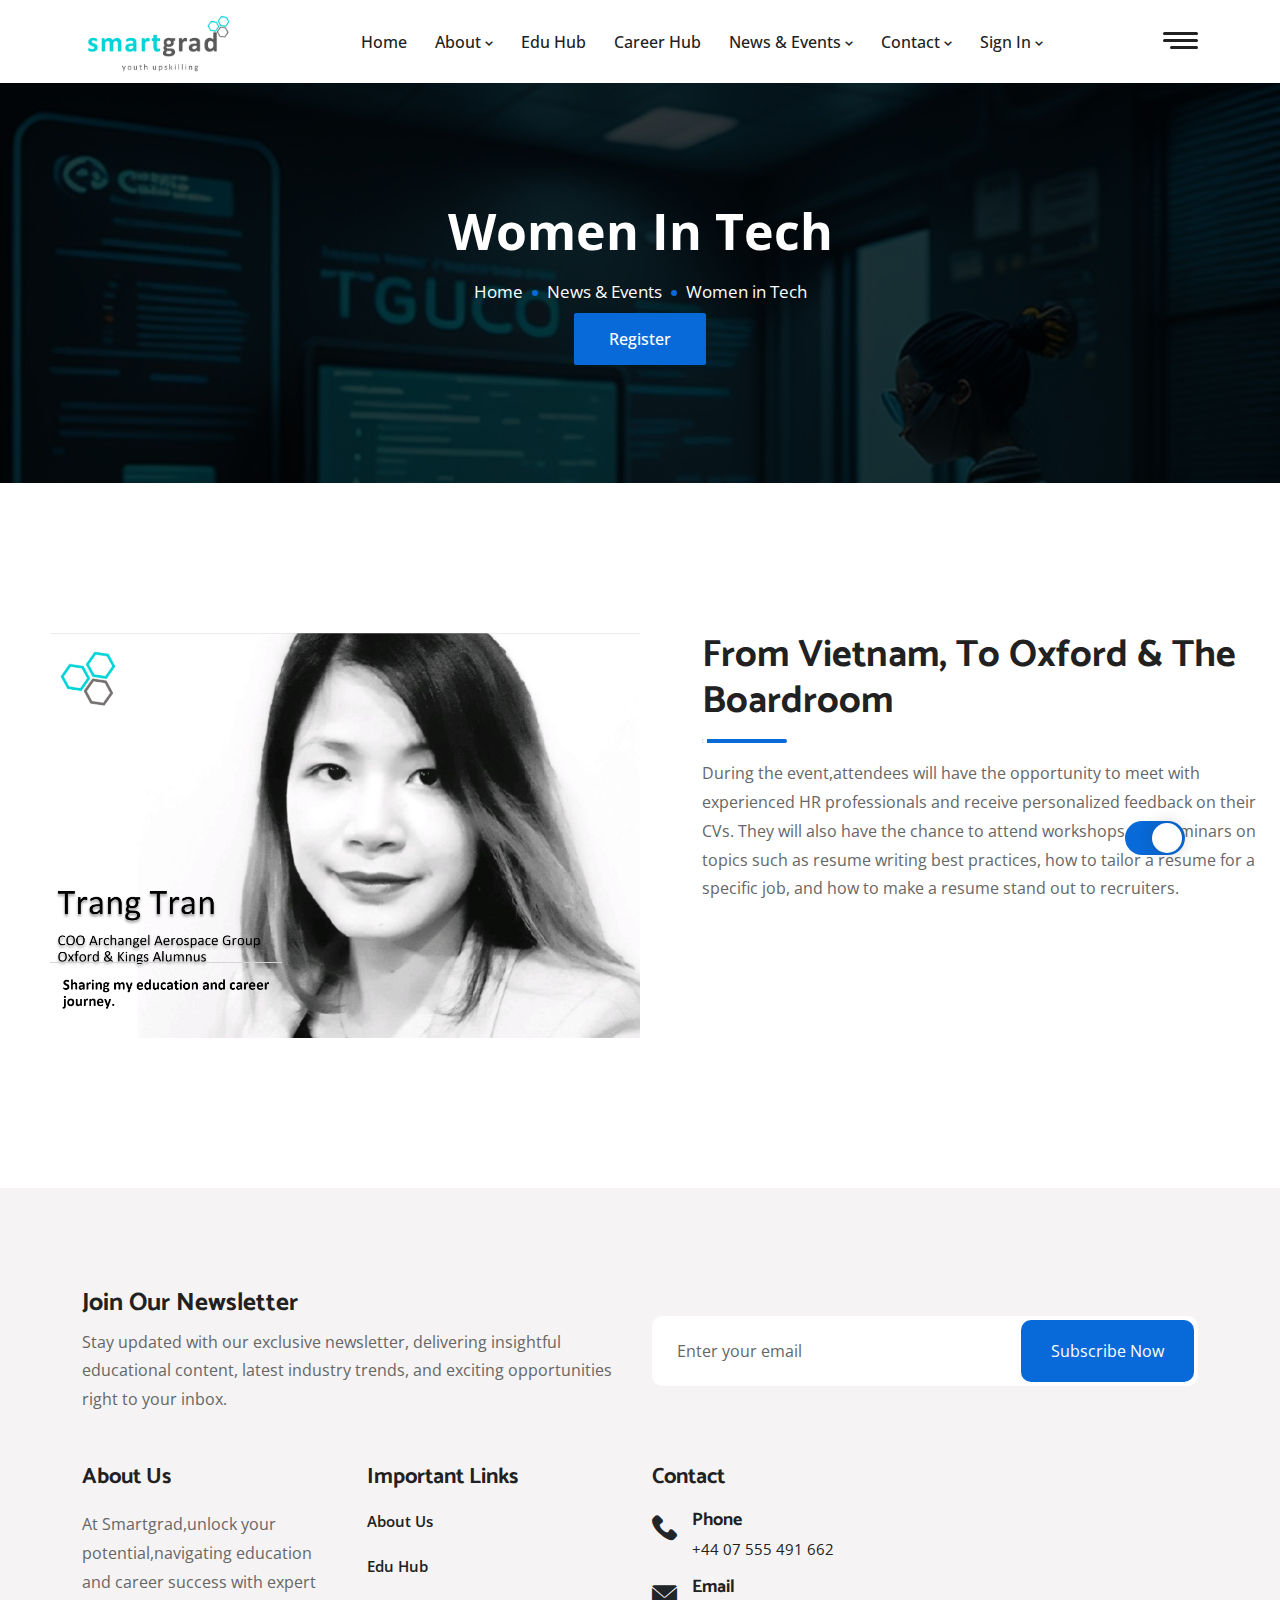
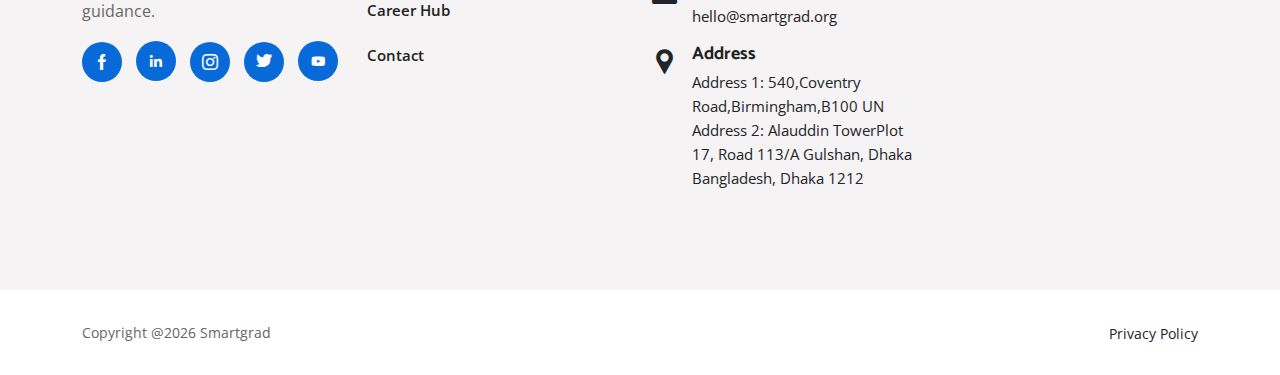
<file: women-tech-event.html>
<!doctype html>
<html lang="zxx" class="theme-light">
    <head>
        <!-- Required meta tags -->
        <meta charset="utf-8">
        <meta name="viewport" content="width=device-width, initial-scale=1, shrink-to-fit=no">
        <!-- Bootstrap CSS --> 
        <link rel="stylesheet" href="assets/css/bootstrap.min.css">
        <!-- Owl Default CSS --> 
        <link rel="stylesheet" href="assets/css/owl.default.min.css">
        <!-- Owl Carousel CSS --> 
        <link rel="stylesheet" href="assets/css/owl.carousel.min.css">
        <!-- Owl Magnific CSS --> 
        <link rel="stylesheet" href="assets/css/magnific-popup.min.css">
        <!-- Animate CSS --> 
        <link rel="stylesheet" href="assets/css/animate.min.css">
        <!-- Boxicons CSS --> 
		<link rel="stylesheet" href="assets/css/boxicons.min.css">
        <!-- Flaticon CSS --> 
		<link rel="stylesheet" href="assets/css/flaticon.css">
        <!-- Meanmenu CSS -->
        <link rel="stylesheet" href="assets/css/meanmenu.css">
		<!-- Odometer CSS-->
		<link rel="stylesheet" href="assets/css/odometer.min.css">
        <!-- Style CSS -->
        <link rel="stylesheet" href="assets/css/style.css">
        <!-- RTL CSS -->
        <link rel="stylesheet" href="assets/css/dark.css">
        <!-- Responsive CSS -->
		<link rel="stylesheet" href="assets/css/responsive.css">
		
		<title>Women & Tech | Event | Smartgrad</title>

        <!-- favicon -->
  <link rel="apple-touch-icon" sizes="180x180" href="assets/apple-touch-icon.png">
  <link rel="icon" type="image/png" sizes="32x32" href="assets/favicon-32x32.png">
  <link rel="icon" type="image/png" sizes="16x16" href="assets/favicon-16x16.png">
  <link rel="manifest" href="/site.webmanifest">
<!-- favicon end -->
    </head>

    <body>

        <!-- Start Preloader Area -->
        <div class="preloader">
            <div class="preloader">
                <span></span>
                <span></span>
            </div>
        </div>
        <!-- End Preloader Area -->

        <!-- Start Navbar Area -->
        <div class="navbar-area">
            <div class="fria-responsive-nav">
                <div class="container">
                    <div class="fria-responsive-menu">
                        <div class="logo">
                            <a href="index.html">
                                <img src="assets/image/logo/logo.png" class="black-logo" alt="image">
                                <img src="assets/img/logo-2.png" class="white-logo" alt="image">
                            </a>
                        </div>
                    </div>
                </div>
            </div>

            <div class="fria-nav">
                <div class="container">
                    <nav class="navbar navbar-expand-md navbar-light">
                        <a class="navbar-brand" href="index.html">
                            <img src="assets/image/logo/logo.png" class="black-logo" alt="image" width="150" height="auto">
                            <img src="assets/img/logo-2.png" class="white-logo" alt="image">
                        </a>

                        <div class="collapse navbar-collapse mean-menu" id="navbarSupportedContent">
                            <ul class="navbar-nav">
                                <li class="nav-item">
                                    <a href="index.html" class="nav-link">
                                        Home
                                    </a>
                                </li>

                                <li class="nav-item">
                                    <a href="about.html" class="nav-link">
                                        About
                                        <i class='bx bx-chevron-down'></i>
                                    </a>
                                    <ul class="dropdown-menu">
                                        <li class="nav-item">
                                            <a href="about.html#team" class="nav-link">
                                                Team
                                            </a>
                                        </li>
                                        <li class="nav-item">
                                            <a href="about.html#why-us" class="nav-link">
                                                Why Us
                                            </a>
                                        </li>
                                        <li class="nav-item">
                                            <a href="about.html#testimonials" class="nav-link">
                                                Testimonials
                                            </a>
                                        </li>
                                        <li class="nav-item">
                                            <a href="about.html#partners" class="nav-link">
                                                Our Partners
                                            </a>
                                        </li>
                                        <li class="nav-item">
                                            <a href="privacy-policy.html" class="nav-link">
                                                Privacy Policy
                                            </a>
                                        </li>
                                    </ul>
                                </li>

                                <li class="nav-item">
                                    <a href="edu-hub.html" class="nav-link">
                                        Edu Hub
                                    </a>
                                </li>

                                <li class="nav-item">
                                    <a href="career-hub.html" class="nav-link">
                                        Career Hub
                                    </a>
                                </li>
                                <li class="nav-item">
                                    <a href="event.html" class="nav-link">
                                        News & Events
                                        <i class='bx bx-chevron-down'></i>
                                    </a>
                                    <ul class="dropdown-menu">
                                        <li class="nav-item">
                                            <a href="event.html#upcoming-events" class="nav-link">
                                                Upcoming Events
                                            </a>
                                        </li>
                                        <li class="nav-item">
                                            <a href="event.html#news" class="nav-link">
                                                News
                                            </a>
                                        </li>
                                    </ul>
                                </li>
                                <li class="nav-item">
                                    <a href="contact.html" class="nav-link">
                                        Contact
                                        <i class='bx bx-chevron-down'></i>
                                    </a>
                                    <ul class="dropdown-menu">
                                        <li class="nav-item">
                                            <a href="contact.html" class="nav-link">
                                                Contact
                                            </a>
                                        </li>

                                        <li class="nav-item">
                                            <a href="faq.html" class="nav-link">
                                                FAQ
                                            </a>
                                        </li>
                                    </ul>
                                </li>
                                <li class="nav-item">
                                    <a href="sign-in.html" class="nav-link">
                                        Sign in
                                        <i class='bx bx-chevron-down'></i>
                                    </a>
                                    <ul class="dropdown-menu">
                                        <li class="nav-item">
                                            <a href="sign-in.html?for=education" class="nav-link">
                                                Sign in for Education
                                            </a>
                                        </li>

                                        <li class="nav-item">
                                            <a href="sign-in.html?for=career" class="nav-link">
                                                Sign in for Career
                                            </a>
                                        </li>
                                    </ul>
                                </li>
                            </ul>

                            <div class="others-options">
                                <!--                                <div class="option-item">-->
                                <!--                                    <i class="search-btn flaticon-search"></i>-->
                                <!--                                    <i class="close-btn flaticon-cancel"></i>-->
                                <!--                                    <div class="search-overlay search-popup">-->
                                <!--                                        <div class='search-box'>-->
                                <!--                                            <form class="search-form">-->
                                <!--                                                <input class="search-input" name="search" placeholder="Search" type="text">-->

                                <!--                                                <button class="search-button" type="submit">-->
                                <!--                                                    <i class="flaticon-search"></i>-->
                                <!--                                                </button>-->
                                <!--                                            </form>-->
                                <!--                                        </div>-->
                                <!--                                    </div>-->
                                <!--                                </div>-->

                                <div class="burger-menu">
                                    <span></span>
                                    <span></span>
                                    <span></span>
                                </div>
                            </div>
                        </div>
                    </nav>
                </div>
            </div>
        </div>
        <!-- End Navbar Area -->

        <!-- Sidebar Modal -->
        <div class="sidebar-modal">
            <div class="sidebar-modal-inner">
                <div class="sidebar-about-area">
                    <div class="title">
                        <h2>About Us</h2>
                        <p>We are dedicated to developing and supporting your talents so that you are fully prepared to excel in your future studies or career with some of the most renowned and influential organizations and academic institutions worldwide.</p>
                    </div>
                </div>

                <div class="sidebar-contact-feed">
                    <h2>Contact</h2>
                    <div class="contact-form">
                        <form id="contactForm">
                            <div class="row">
                                <div class="col-lg-12 col-md-12">
                                    <div class="form-group">
                                        <input type="text" name="name" id="name" class="form-control" required data-error="Please enter your name" placeholder="Your Name">
                                        <div class="help-block with-errors"></div>
                                    </div>
                                </div>

                                <div class="col-lg-12 col-md-12">
                                    <div class="form-group">
                                        <input type="email" name="email" id="email" class="form-control" required data-error="Please enter your email" placeholder="Your Email">
                                        <div class="help-block with-errors"></div>
                                    </div>
                                </div>

                                <div class="col-lg-12 col-md-12">
                                    <div class="form-group">
                                        <input type="text" name="phone_number" id="phone_number" required data-error="Please enter your number" class="form-control" placeholder="Your Phone">
                                        <div class="help-block with-errors"></div>
                                    </div>
                                </div>

                                <div class="col-lg-12 col-md-12">
                                    <div class="form-group">
                                        <input type="text" name="msg_subject" id="msg_subject" class="form-control" required data-error="Please enter your subject" placeholder="Your Subject">
                                        <div class="help-block with-errors"></div>
                                    </div>
                                </div>

                                <div class="col-lg-12 col-md-12">
                                    <div class="form-group">
                                        <textarea name="message" class="form-control" id="message" cols="30" rows="6" required data-error="Write your message" placeholder="Your Message"></textarea>
                                        <div class="help-block with-errors"></div>
                                    </div>
                                </div>

                                <div class="col-lg-12 col-md-12">
                                    <div class="send-btn">
                                        <button type="submit" class="send-btn-one">
                                            Send Message
                                        </button>

                                        <div id="msgSubmit" class="h3 text-center hidden"></div>
                                        <div class="clearfix"></div>
                                    </div>
                                </div>
                            </div>
                        </form>
                    </div>
                </div>

                <div class="sidebar-contact-area">
                    <div class="contact-info">
                        <div class="contact-info-content">
                            <h2>
                                <a href="tel:+8801937200200">
                                    +880 1937 200 200
                                </a>
                                <span>OR</span>
                                <a href="mailto:hello@smartgrad.org">
                                    hello@smartgrad.org
                                </a>
                            </h2>
    
                            <ul class="social">
                                <li>
                                    <a href="#" target="_blank">
                                        <i class="flaticon-facebook"></i>
                                    </a>
                                </li>
                                <li>
                                    <a href="#" target="_blank">
                                        <i class="flaticon-twitter"></i>
                                    </a>
                                </li>
                                <li>
                                    <a href="#" target="_blank">
                                        <i class="flaticon-instagram"></i>
                                    </a>
                                </li>
                                <li>
                                    <a href="#" target="_blank">
                                        <i class="flaticon-pinterest"></i>
                                    </a>
                                </li>
                            </ul>
                        </div>
                    </div>
                </div>

                <span class="close-btn sidebar-modal-close-btn">
                    <i class="flaticon-cancel"></i>
                </span>
            </div>
        </div>
        <!-- End Sidebar Modal -->

        <!-- Start Page Title Area -->
        <div class="page-title-area item-bg-women">
            <div class="d-table">
                <div class="d-table-cell">
                    <div class="container">
                        <div class="page-title-content">
                            <h2>Women in Tech</h2>
                            <ul>
                                <li><a href="index.html">Home</a></li>
                                <li><a href="event.html">News & Events</a></li>
                                <li>Women in Tech</li>
                            </ul>
                            <div class="mt-2">
                                <a href="https://docs.google.com/forms/d/e/1FAIpQLScLBNwiBmptE0Yt0PuEZ_Y83O8ug3FUJs_NVhMNXlYjsfJXCQ/viewform" class="default-btn animated fadeInDown" style="opacity: 1;">
                                    Register
                                    <span style="opacity: 1;" class="animated fadeInUp"></span>
                                </a>
                            </div>
                        </div>
                    </div>
                </div>
            </div>
        </div>
        <!-- End Page Title Area -->

        <!-- Start About Area -->
        <section class="about-section ptb-50">
            <div class="container-fluid">
                <div class="row">
                    <div class="col-lg-6 p-0">
                        <div class="about-tab">
                            <img src="assets/image/news-event/tran.png" alt="image" class="banner-img">
                        </div>
                    </div>

                    <div class="col-lg-6">
                        <div class="about-tab">
                            <h2>From Vietnam, to Oxford & the Boardroom</h2>
                            <div class="bar"></div>
                            <p>During the event,attendees will have the opportunity to meet with experienced HR professionals and receive personalized feedback on their CVs. They will also have the chance to attend workshops and seminars on topics such as resume writing best practices, how to tailor a resume for a specific job, and how to make a resume stand out to recruiters.</p>
                        </div>
                    </div>
                </div>
            </div>
        </section>
        <!-- End About Area -->


        <!-- Start Footer Area -->
        <section class="footer-section pt-100 pb-70">
            <div class="container">
                <div class="subscribe-area">
                    <div class="row align-items-center">
                        <div class="col-lg-6 col-md-6">
                            <div class="subscribe-content">
                                <h2>Join Our Newsletter</h2>
                                <p>Stay updated with our exclusive newsletter, delivering insightful educational content, latest industry trends, and exciting opportunities right to your inbox.</p>
                            </div>
                        </div>

                        <div class="col-lg-6 col-md-6">
                            <form class="newsletter-form">
                                <input type="email" class="input-newsletter" placeholder="Enter your email" name="EMAIL" required autocomplete="off">
                                <button type="submit">
                                    Subscribe Now
                                </button>

                                <div id="validator-newsletter" class="form-result"></div>
                            </form>
                        </div>
                    </div>
                </div>

                <div class="row">
                    <div class="col-lg-3 col-md-6 col-sm-6">
                        <div class="single-footer-widget">
                            <div class="footer-heading">
                                <h3>About Us</h3>
                            </div>
                            <p>At Smartgrad,unlock your potential,navigating education and career success with expert guidance.</p>
                            <ul class="footer-social">
                                <li>
                                    <a href="https://www.facebook.com/smartgrad.uk" target="_blank">
                                        <i class="flaticon-facebook"></i>
                                    </a>
                                </li>

                                <li>
                                    <a href="https://www.linkedin.com/company/smartgrad-org/" target="_blank">
                                        <i class="bx bxl-linkedin"></i>
                                    </a>
                                </li>
                                <li>
                                    <a href="https://www.instagram.com/smartgrad_/" target="_blank">
                                        <i class="flaticon-instagram"></i>
                                    </a>
                                </li>
                                <li>
                                    <a href="https://www.instagram.com/smartgrad_/" target="_blank">
                                        <i class="flaticon-twitter"></i>
                                    </a>
                                </li>
                                <li>
                                    <a href="https://www.instagram.com/smartgrad_/" target="_blank">
                                        <i class="bx bxl-youtube"></i>
                                    </a>
                                </li>
                            </ul>
                        </div>
                    </div>

                    <div class="col-lg-3 col-md-6 col-sm-6">
                        <div class="single-footer-widget">
                            <div class="footer-heading">
                                <h3>Important Links</h3>
                            </div>

                            <ul class="footer-quick-links">
                                <li>
                                    <a href="about.html">About Us</a>
                                </li>
                                <li>
                                    <a href="edu-hub.html">Edu Hub</a>
                                </li>
                                <li>
                                    <a href="career-hub.html">Career Hub</a>
                                </li>
                                <li>
                                    <a href="contact.html">Contact</a>
                                </li>
                            </ul>
                        </div>
                    </div>

                    <div class="col-lg-3 col-md-6 col-sm-6">
                        <div class="single-footer-widget">
                            <div class="footer-heading">
                                <h3>Contact</h3>
                            </div>

                            <div class="footer-info-contact">
                                <i class="flaticon-phone-call"></i>
                                <h3>Phone</h3>
                                <span><a href="tel:+44-07-555-491-662">+44 07 555 491 662</a></span>
                            </div>

                            <div class="footer-info-contact">
                                <i class="flaticon-envelope"></i>
                                <h3>Email</h3>
                                <span><a href="mailto:hello@smartgrad.org">hello@smartgrad.org</a></span>
                            </div>

                            <div class="footer-info-contact">
                                <i class="flaticon-pin"></i>
                                <h3>Address</h3>
                                <span>Address 1: 540,Coventry Road,Birmingham,B100 UN <br>
Address 2: Alauddin TowerPlot 17, Road 113/A Gulshan, Dhaka Bangladesh, Dhaka 1212</span>
                            </div>
                        </div>
                    </div>
                </div>
            </div>
        </section>
        <!-- End Footer Area -->

        <!-- Start Copy Right Area -->
        <div class="copyright-area">
            <div class="container">
                <div class="copyright-area-content">
                    <div class="row align-items-center">
                        <div class="col-lg-6 col-md-6">
                            <p>
                                Copyright @<script>document.write(new Date().getFullYear())</script> Smartgrad
                            </p>
                        </div>

                        <div class="col-lg-6 col-md-6">
                            <ul>
                                <li>
                                    <a href="privacy-policy.html">Privacy Policy</a>
                                </li>
                            </ul>
                        </div>
                    </div>
                </div>
            </div>
        </div>
        <!-- End Copy Right Area -->

        <!-- Start Go Top Section -->
        <div class="go-top">
            <i class="bx bx-chevron-up"></i>
            <i class="bx bx-chevron-up"></i>
        </div>
        <!-- End Go Top Section -->

        <!-- dark version -->
        <div class="dark-version">
            <label id="switch" class="switch">
                <input type="checkbox" onchange="toggleTheme()" id="slider">
                <span class="slider round"></span>
            </label>
        </div>
        <!-- dark version -->

        <!-- Jquery Slim JS -->
        <script src="assets/js/jquery.min.js"></script>
        <!-- Popper JS -->
        <script src="assets/js/popper.min.js"></script>
        <!-- Bootstrap JS -->
        <script src="assets/js/bootstrap.min.js"></script>
        <!-- Meanmenu JS -->
        <script src="assets/js/jquery.meanmenu.js"></script>
        <!-- Owl Carousel JS -->
		<script src="assets/js/owl.carousel.js"></script>
        <!-- Magnific JS -->
		<script src="assets/js/jquery.magnific-popup.min.js"></script>
		<!-- Appear JS --> 
        <script src="assets/js/jquery.appear.min.js"></script>
		<!-- Odometer JS --> 
		<script src="assets/js/odometer.min.js"></script>
		<!-- Form Ajaxchimp JS -->
		<script src="assets/js/jquery.ajaxchimp.min.js"></script>
		<!-- Form Validator JS -->
		<script src="assets/js/form-validator.min.js"></script>
		<!-- Contact JS -->
        <script src="assets/js/contact-form-script.js"></script>
        <!-- Wow JS -->
        <script src="assets/js/wow.min.js"></script>
        <!-- Custom JS -->
        <script src="assets/js/main.js"></script>
    </body>
</html>
</file>
<file: assets/css/flaticon.css>
/*
Flaticon icon font: Flaticon
*/
@font-face {
	font-family: "Flaticon";
	src: url("../../assets/fonts/Flaticon.eot");
	src: url("../../assets/fonts/Flaticon.eot?#iefix") format("embedded-opentype"),
	url("../../assets/fonts/Flaticon.woff2") format("woff2"),
	url("../../assets/fonts/Flaticon.woff") format("woff"),
	url("../../assets/fonts/Flaticon.ttf") format("truetype"),
	url("../../assets/fonts/Flaticon.svg#Flaticon") format("svg");
	font-weight: normal;
	font-style: normal;
}
@media screen and (-webkit-min-device-pixel-ratio:0) {
	@font-face {
		font-family: "Flaticon";
		src: url("../../assets/fonts/Flaticon.svg#Flaticon") format("svg");
	}
}
[class^="flaticon-"]:before, [class*=" flaticon-"]:before,
[class^="flaticon-"]:after, [class*=" flaticon-"]:after {   
	font-family: Flaticon;
	font-style: normal;
}


.flaticon-cancel:before { content: "\f100"; }
.flaticon-search:before { content: "\f101"; }
.flaticon-blueprint:before { content: "\f102"; }
.flaticon-update:before { content: "\f103"; }
.flaticon-security:before { content: "\f104"; }
.flaticon-clock:before { content: "\f105"; }
.flaticon-it:before { content: "\f106"; }
.flaticon-setting:before { content: "\f107"; }
.flaticon-promotion:before { content: "\f108"; }
.flaticon-cellphone:before { content: "\f109"; }
.flaticon-shopping-cart:before { content: "\f10a"; }
.flaticon-blog:before { content: "\f10b"; }
.flaticon-devices:before { content: "\f10c"; }
.flaticon-play:before { content: "\f10d"; }
.flaticon-shared-folder:before { content: "\f10e"; }
.flaticon-quality:before { content: "\f10f"; }
.flaticon-target:before { content: "\f110"; }
.flaticon-left-quotes-sign:before { content: "\f111"; }
.flaticon-right:before { content: "\f112"; }
.flaticon-left:before { content: "\f113"; }
.flaticon-facebook:before { content: "\f114"; }
.flaticon-twitter:before { content: "\f115"; }
.flaticon-pinterest:before { content: "\f116"; }
.flaticon-instagram:before { content: "\f117"; }
.flaticon-phone-call:before { content: "\f118"; }
.flaticon-envelope:before { content: "\f119"; }
.flaticon-pin:before { content: "\f11a"; }
.flaticon-optimize:before { content: "\f11b"; }
.flaticon-internet:before { content: "\f11c"; }
.flaticon-cloud-computing:before { content: "\f11d"; }
.flaticon-edit:before { content: "\f11e"; }
.flaticon-thinking:before { content: "\f11f"; }
.flaticon-software:before { content: "\f120"; }
.flaticon-analysis:before { content: "\f121"; }
.flaticon-trophy:before { content: "\f122"; }
.flaticon-technical-support:before { content: "\f123"; }
.flaticon-happy:before { content: "\f124"; }
.flaticon-check:before { content: "\f125"; }
.flaticon-checked:before { content: "\f126"; }
.flaticon-laptop:before { content: "\f127"; }
.flaticon-project-management:before { content: "\f128"; }
.flaticon-report:before { content: "\f129"; }
.flaticon-data:before { content: "\f12a"; }
.flaticon-tick:before { content: "\f12b"; }
</file>
<file: assets/css/meanmenu.css>
.mean-container .mean-bar{float:left;width:100%;position:absolute;background:0 0;padding:20px 0 0;z-index:999;border-bottom:1px solid rgba(0,0,0,.03);height:55px}.mean-container a.meanmenu-reveal{width:35px;height:30px;padding:12px 15px 0 0;position:absolute;right:0;cursor:pointer;color:#fff;text-decoration:none;font-size:16px;text-indent:-9999em;line-height:22px;font-size:1px;display:block;font-weight:700}.mean-container a.meanmenu-reveal span{display:block;background:#fff;height:4px;margin-top:3px;border-radius:3px}.mean-container .mean-nav{float:left;width:100%;background:#fff;margin-top:55px}.mean-container .mean-nav ul{padding:0;margin:0;width:100%;border:none;list-style-type:none}.mean-container .mean-nav ul li{position:relative;float:left;width:100%}.mean-container .mean-nav ul li a{display:block;float:left;width:90%;padding:1em 5%;margin:0;text-align:left;color:#677294;border-top:1px solid #dbeefd;text-decoration:none}.mean-container .mean-nav ul li a.active{color:#000}.mean-container .mean-nav ul li li a{width:80%;padding:1em 10%;color:#677294;border-top:1px solid #dbeefd;opacity:1;text-shadow:none!important;visibility:visible;text-transform:none;font-size:14px}.mean-container .mean-nav ul li.mean-last a{border-bottom:none;margin-bottom:0}.mean-container .mean-nav ul li li li a{width:70%;padding:1em 15%}.mean-container .mean-nav ul li li li li a{width:60%;padding:1em 20%}.mean-container .mean-nav ul li li li li li a{width:50%;padding:1em 25%}.mean-container .mean-nav ul li a:hover{background:#252525;background:rgba(255,255,255,.1)}.mean-container .mean-nav ul li a.mean-expand{margin-top:3px;width:100%;height:24px;padding:12px!important;text-align:right;position:absolute;right:0;top:0;z-index:2;font-weight:700;background:0 0;border:none!important}.mean-container .mean-push{float:left;width:100%;padding:0;margin:0;clear:both}.mean-nav .wrapper{width:100%;padding:0;margin:0}.mean-container .mean-bar,.mean-container .mean-bar *{-webkit-box-sizing:content-box;-moz-box-sizing:content-box;box-sizing:content-box}.mean-remove{display:none!important}.mobile-nav{display:none}.mobile-nav.mean-container .mean-nav ul li a.active{color:#ff2d55}.main-nav{background:#000;position:absolute;top:0;left:0;padding-top:15px;padding-bottom:15px;width:100%;z-index:999;height:auto}.mean-nav .dropdown-toggle::after{display:none}.navbar-light .navbar-brand,.navbar-light .navbar-brand:hover{color:#fff;font-weight:700;text-transform:uppercase;line-height:1}.main-nav nav ul{padding:0;margin:0;list-style-type:none}.main-nav nav .navbar-nav .nav-item{position:relative;padding:15px 0}.main-nav nav .navbar-nav .nav-item a{font-weight:500;font-size:16px;text-transform:uppercase;color:#fff;padding-left:0;padding-right:0;padding-top:0;padding-bottom:0;margin-left:15px;margin-right:15px}.main-nav nav .navbar-nav .nav-item a.active,.main-nav nav .navbar-nav .nav-item a:focus,.main-nav nav .navbar-nav .nav-item a:hover{color:#ff2d55}.main-nav nav .navbar-nav .nav-item:hover a{color:#ff2d55}.main-nav nav .navbar-nav .nav-item .dropdown-menu{-webkit-box-shadow:0 0 30px 0 rgba(0,0,0,.05);box-shadow:0 0 30px 0 rgba(0,0,0,.05);background:#0d1028;position:absolute;top:80px;left:0;width:250px;z-index:99;display:block;padding-top:20px;padding-left:5px;padding-right:5px;padding-bottom:20px;opacity:0;visibility:hidden;-webkit-transition:all .3s ease-in-out;transition:all .3s ease-in-out}.main-nav nav .navbar-nav .nav-item .dropdown-menu li{position:relative;padding:0}.main-nav nav .navbar-nav .nav-item .dropdown-menu li a{font-size:15px;font-weight:500;text-transform:capitalize;padding:9px 15px;margin:0;display:block;color:#fff}.main-nav nav .navbar-nav .nav-item .dropdown-menu li a.active,.main-nav nav .navbar-nav .nav-item .dropdown-menu li a:focus,.main-nav nav .navbar-nav .nav-item .dropdown-menu li a:hover{color:#ff2d55}.main-nav nav .navbar-nav .nav-item .dropdown-menu li .dropdown-menu{position:absolute;left:-100%;top:0;opacity:0!important;visibility:hidden!important}.main-nav nav .navbar-nav .nav-item .dropdown-menu li:hover .dropdown-menu{opacity:1!important;visibility:visible!important;top:-20px!important}.main-nav nav .navbar-nav .nav-item .dropdown-menu li .dropdown-menu li .dropdown-menu{position:absolute;left:-100%;top:0;opacity:0!important;visibility:hidden!important}.main-nav nav .navbar-nav .nav-item .dropdown-menu li:hover .dropdown-menu li:hover .dropdown-menu{opacity:1!important;visibility:visible!important;top:-20px!important}.main-nav nav .navbar-nav .nav-item .dropdown-menu li .dropdown-menu li a{color:#fff;text-transform:capitalize}.main-nav nav .navbar-nav .nav-item .dropdown-menu li .dropdown-menu li a.active,.main-nav nav .navbar-nav .nav-item .dropdown-menu li .dropdown-menu li a:focus,.main-nav nav .navbar-nav .nav-item .dropdown-menu li .dropdown-menu li a:hover{color:#fff}.main-nav nav .navbar-nav .nav-item:hover ul{opacity:1;visibility:visible;top:100%}.main-nav nav .navbar-nav .nav-item:last-child .dropdown-menu{left:auto;right:0}@media only screen and (max-width:991px){.mobile-nav{display:block;position:relative}.mobile-nav .logo{text-decoration:none;position:absolute;top:11px;z-index:999;left:15px;color:#fff;font-weight:700;text-transform:uppercase;font-size:20px}.mean-container .mean-bar{background-color:#fff;padding:0}.mean-container a.meanmenu-reveal{padding:15px 15px 0 0}.mobile-nav nav .navbar-nav{height:300px;overflow-y:scroll}.mobile-nav nav .navbar-nav .nav-item a i{display:none}.main-nav{display:none!important}}
</file>
<file: assets/css/style.css>
/*
@File: Fria Template Styles

* This file contains the styling for the actual template, this
is the file you need to edit to change the look of the
template.

This files table contents are outlined below>>>>>

*******************************************
*******************************************

** - Default CSS
** - Preloader Area CSS
** - Navbar Area CSS
** - Banner Area CSS
** - Features Area CSS
** - Creative Area CSS
** - Services Area CSS
** - Development Area CSS
** - Video Section CSS
** - Choose Area CSS
** - Projects Area CSS
** - Clients Area CSS
** - Blog Area CSS
** - Banner Area Two CSS
** - Banner Area Three CSS
** - Banner Area Four CSS
** - Banner Area Five CSS
** - Banner Area Six CSS
** - Banner Area Eight CSS
** - Work Area CSS
** - Support Area CSS
** - Overview Area CSS
** - Fun Facts Area CSS
** - Team Area CSS
** - Skill Area CSS
** - Audience Area CSS
** - Solutions Area CSS
** - Design Area CSS
** - Counter Area CSS
** - Pricing Area CSS
** - Protfolio Area CSS
** - Process Area CSS
** - About Area CSS
** - Review Area CSS
** - Subscribe Area CSS
** - FAQ Area CSS
** - Learn Area CSS
** - App Area CSS
** - Data Area CSS
** - Customer Area CSS
** - More Features Area CSS
** - Digital Area CSS
** - Experience Area CSS
** - Contact Area CSS
** - Tech Area CSS
** - Agency Services Area CSS
** - Tab Area CSS
** - Page Title Area CSS
** - Pagination Area CSS
** - Login In CSS
** - Sign Up CSS
** - 404 Error Area CSS
** - Privacy Section CSS
** - Coming Soon Area CSS
** - Contact Section CSS
** - Services Details CSS
** - Projects Details Area CSS
** - Sidebar Widget Area CSS
** - Blog Details Area CSS
** - Fooetr Area CSS
** - Copy Right Area CSS
** - Go Top CSS

*/
/*================================================
Default CSS
=================================================*/
@import url("https://fonts.googleapis.com/css2?family=Open+Sans:ital,wght@0,300;0,400;0,600;0,700;0,800;1,300;1,400;1,600;1,700;1,800&display=swap");
@import url("https://fonts.googleapis.com/css2?family=Catamaran:wght@100;200;300;400;500;600;700;800;900&display=swap");
body {
  padding: 0;
  margin: 0;
  font-family: "Open Sans", sans-serif;
  font-size: 16px;
}

a {
  text-decoration: none;
  -webkit-transition: 0.5s;
  transition: 0.5s;
  color: #212121;
}

a:hover, a:focus {
  color: #086AD8;
  text-decoration: none;
}

button {
  outline: 0 !important;
}

p {
  margin-bottom: 15px;
  line-height: 1.8;
  color: #666666;
  font-weight: 400;
  font-family: "Open Sans", sans-serif;
  font-size: 16px;
}

p:last-child {
  margin-bottom: 0;
}

i {
  line-height: normal;
}

.d-table {
  width: 100%;
  height: 100%;
}

.d-table-cell {
  vertical-align: middle;
}

img {
  max-width: 100%;
  height: auto;
}

.ptb-100 {
  padding-top: 100px;
  padding-bottom: 100px;
}

.pt-100 {
  padding-top: 100px;
}

.pb-100 {
  padding-bottom: 100px;
}

.pt-70 {
  padding-top: 70px;
}

.pb-70 {
  padding-bottom: 70px;
}

.ptb-50 {
  padding-top: 50px;
  padding-bottom: 50px;
}

.h1, .h2, .h3, .h4, .h5, .h6, h1, h2, h3, h4, h5, h6 {
  color: #212121;
  text-transform: capitalize;
  font-family: "Catamaran", sans-serif;
  font-weight: bold;
}

.h1:last-child, .h2:last-child, .h3:last-child, .h4:last-child, .h5:last-child, .h6:last-child, h1:last-child, h2:last-child, h3:last-child, h4:last-child, h5:last-child, h6:last-child {
  margin-bottom: 0;
}

.container-fluid {
  max-width: 1920px;
}

.default-btn {
  display: inline-block;
  padding: 14px 35px;
  background-color: #086AD8;
  color: #ffffff;
  font-size: 16px;
  font-weight: 500;
  border-radius: 2px;
  border: none;
}

.default-btn:hover {
  background-color: #10dce8;
  color: #ffffff;
}
.display-none-mob{}

.optional-btn {
  display: inline-block;
  padding: 14px 35px;
  background-color: #10dce8;
  color: #ffffff;
  font-size: 16px;
  font-weight: 500;
  border-radius: 2px;
  margin-left: 16px;
}

.optional-btn:hover {
  background-color: #086AD8;
  color: #ffffff;
}

.section-title {
  text-align: center;
  margin-bottom: 60px;
}

.section-title h2 {
  font-size: 50px;
  margin: 0 0 12px 0;
  position: relative;
  line-height: 1;
}

.section-title span {
  color: #086AD8;
}

.section-title p {
  max-width: 750px;
  margin: auto;
}

.section-title .bar {
  height: 4px;
  width: 85px;
  background: #086AD8;
  margin: 20px auto 0;
  position: relative;
  border-radius: 5px;
  overflow: hidden;
}

.section-title .bar::before {
  content: '';
  position: absolute;
  left: 0;
  top: 0;
  height: 100%;
  width: 5px;
  background: #ffffff;
  -webkit-animation-duration: 2s;
          animation-duration: 2s;
  -webkit-animation-timing-function: linear;
          animation-timing-function: linear;
  -webkit-animation-iteration-count: infinite;
          animation-iteration-count: infinite;
  -webkit-animation-name: MOVE-BG;
          animation-name: MOVE-BG;
}

@-webkit-keyframes MOVE-BG {
  from {
    -webkit-transform: translateX(0);
            transform: translateX(0);
  }
  to {
    -webkit-transform: translateX(85px);
            transform: translateX(85px);
  }
}

@keyframes MOVE-BG {
  from {
    -webkit-transform: translateX(0);
            transform: translateX(0);
  }
  to {
    -webkit-transform: translateX(85px);
            transform: translateX(85px);
  }
}

.default-shape .shape-1 {
  position: absolute;
  right: 10%;
  top: 16%;
  z-index: -1;
  -webkit-animation: animationFramesOne 20s infinite linear;
          animation: animationFramesOne 20s infinite linear;
}

.default-shape .shape-2 {
  position: absolute;
  left: 10%;
  top: 16%;
  z-index: -1;
}

.default-shape .shape-2 img {
  -webkit-animation-name: rotateMe;
          animation-name: rotateMe;
  -webkit-animation-duration: 10s;
          animation-duration: 10s;
  -webkit-animation-iteration-count: infinite;
          animation-iteration-count: infinite;
  -webkit-animation-timing-function: linear;
          animation-timing-function: linear;
}

.default-shape .shape-3 {
  position: absolute;
  left: 5%;
  bottom: 25%;
  z-index: -1;
  -webkit-animation: animationFramesOne 20s infinite linear;
          animation: animationFramesOne 20s infinite linear;
}

.default-shape .shape-4 {
  position: absolute;
  right: 10%;
  bottom: 25%;
  z-index: -1;
  -webkit-animation: animationFramesOne 20s infinite linear;
          animation: animationFramesOne 20s infinite linear;
}

.default-shape .shape-5 {
  position: absolute;
  left: 50%;
  top: 10%;
  z-index: -1;
  -webkit-animation: animationFramesOne 20s infinite linear;
          animation: animationFramesOne 20s infinite linear;
}

/*================================================
Preloader Area CSS
=================================================*/
.preloader {
  position: fixed;
  top: 0;
  left: 0;
  right: 0;
  bottom: 0;
  background-color: #ffffff;
  z-index: 999999;
}

.preloader .preloader {
  width: 50px;
  height: 50px;
  display: inline-block;
  padding: 0px;
  text-align: left;
  -webkit-box-sizing: border-box;
          box-sizing: border-box;
  position: absolute;
  top: 50%;
  left: 50%;
  margin-left: -25px;
  margin-top: -25px;
}

.preloader .preloader span {
  position: absolute;
  display: inline-block;
  width: 50px;
  height: 50px;
  border-radius: 100%;
  background-color: #086AD8 !important;
  -webkit-animation: preloader 1.3s linear infinite;
          animation: preloader 1.3s linear infinite;
}

.preloader .preloader span:last-child {
  -webkit-animation-delay: -0.8s;
          animation-delay: -0.8s;
}

@-webkit-keyframes preloader {
  0% {
    -webkit-transform: scale(0, 0);
            transform: scale(0, 0);
    opacity: 0.5;
  }
  100% {
    -webkit-transform: scale(1, 1);
            transform: scale(1, 1);
    opacity: 0;
  }
}

@keyframes preloader {
  0% {
    -webkit-transform: scale(0, 0);
            transform: scale(0, 0);
    opacity: 0.5;
  }
  100% {
    -webkit-transform: scale(1, 1);
            transform: scale(1, 1);
    opacity: 0;
  }
}

/*================================================
Navbar Area CSS
=================================================*/
.fria-responsive-nav {
  display: none;
}

.fria-nav {
  padding-top: 0;
}

.fria-nav .navbar {
  -webkit-transition: 0.5s;
  transition: 0.5s;
  padding-right: 0;
  padding-top: 0;
  padding-left: 0;
  padding-bottom: 0;
}

.fria-nav .navbar ul {
  padding-left: 0;
  list-style-type: none;
  margin-bottom: 0;
}

.fria-nav .navbar .navbar-nav {
  margin-left: auto;
}

.fria-nav .navbar .navbar-nav .nav-item {
  position: relative;
  padding: 0;
}

.fria-nav .navbar .navbar-nav .nav-item span {
  display: block;
  font-size: 12px;
  color: #918ac5;
}

.fria-nav .navbar .navbar-nav .nav-item a {
  font-size: 16px;
  color: #212121;
  text-transform: capitalize;
  padding-left: 0;
  padding-right: 0;
  padding-top: 25px;
  padding-bottom: 25px;
  font-weight: 500;
  margin-left: 14px;
  margin-right: 14px;
}

.fria-nav .navbar .navbar-nav .nav-item a:hover, .fria-nav .navbar .navbar-nav .nav-item a:focus, .fria-nav .navbar .navbar-nav .nav-item a.active {
  color: #086AD8;
  position: relative;
  -webkit-transition: 0.5s;
  transition: 0.5s;
}

.fria-nav .navbar .navbar-nav .nav-item a i {
  font-size: 16px;
  position: relative;
  top: 2px;
  display: inline-block;
  margin-left: -4px;
  margin-right: -4px;
}

.fria-nav .navbar .navbar-nav .nav-item:last-child a {
  margin-right: 0;
}

.fria-nav .navbar .navbar-nav .nav-item:first-child a {
  margin-left: 0;
}

.fria-nav .navbar .navbar-nav .nav-item:hover a, .fria-nav .navbar .navbar-nav .nav-item.active a {
  color: #086AD8;
  -webkit-transition: 0.5s;
  transition: 0.5s;
}

.fria-nav .navbar .navbar-nav .nav-item .dropdown-menu {
  -webkit-box-shadow: 0px 0px 15px 0px rgba(0, 0, 0, 0.1);
          box-shadow: 0px 0px 15px 0px rgba(0, 0, 0, 0.1);
  background: #ffffff;
  position: absolute;
  border: none;
  top: 80px;
  left: 0;
  width: 250px;
  z-index: 99;
  display: block;
  opacity: 0;
  visibility: hidden;
  border-radius: 0;
  -webkit-transition: all 0.3s ease-in-out;
  transition: all 0.3s ease-in-out;
  margin-top: 20px;
  padding-top: 20px;
  padding-left: 5px;
  padding-right: 5px;
  padding-bottom: 20px;
}

.fria-nav .navbar .navbar-nav .nav-item .dropdown-menu li {
  padding-left: 0;
  padding-right: 0;
  padding-top: 0;
  padding-bottom: 0;
}

.fria-nav .navbar .navbar-nav .nav-item .dropdown-menu li a {
  text-transform: capitalize;
  padding: 8px 15px;
  margin: 0;
  position: relative;
  color: #212121;
  font-size: 15px;
  font-weight: 400;
}

.fria-nav .navbar .navbar-nav .nav-item .dropdown-menu li a:hover, .fria-nav .navbar .navbar-nav .nav-item .dropdown-menu li a:focus, .fria-nav .navbar .navbar-nav .nav-item .dropdown-menu li a.active {
  color: #086AD8;
  letter-spacing: 1px;
}

.fria-nav .navbar .navbar-nav .nav-item .dropdown-menu li a:hover::before, .fria-nav .navbar .navbar-nav .nav-item .dropdown-menu li a:focus::before, .fria-nav .navbar .navbar-nav .nav-item .dropdown-menu li a.active::before {
  display: none;
}

.fria-nav .navbar .navbar-nav .nav-item .dropdown-menu li .dropdown-menu {
  left: -255px;
  top: 0;
  opacity: 0;
  visibility: hidden;
}

.fria-nav .navbar .navbar-nav .nav-item .dropdown-menu li .dropdown-menu li a {
  color: #212121;
}

.fria-nav .navbar .navbar-nav .nav-item .dropdown-menu li .dropdown-menu li a:hover, .fria-nav .navbar .navbar-nav .nav-item .dropdown-menu li .dropdown-menu li a:focus, .fria-nav .navbar .navbar-nav .nav-item .dropdown-menu li .dropdown-menu li a.active {
  color: #086AD8;
}

.fria-nav .navbar .navbar-nav .nav-item .dropdown-menu li .dropdown-menu li .dropdown-menu {
  left: 220px;
  top: 0;
  opacity: 0;
  visibility: hidden;
}

.fria-nav .navbar .navbar-nav .nav-item .dropdown-menu li .dropdown-menu li .dropdown-menu li a {
  color: #212121;
}

.fria-nav .navbar .navbar-nav .nav-item .dropdown-menu li .dropdown-menu li .dropdown-menu li a:hover, .fria-nav .navbar .navbar-nav .nav-item .dropdown-menu li .dropdown-menu li .dropdown-menu li a:focus, .fria-nav .navbar .navbar-nav .nav-item .dropdown-menu li .dropdown-menu li .dropdown-menu li a.active {
  color: #086AD8;
}

.fria-nav .navbar .navbar-nav .nav-item .dropdown-menu li .dropdown-menu li .dropdown-menu li .dropdown-menu {
  left: -250px;
  top: 0;
  opacity: 0;
  visibility: hidden;
}

.fria-nav .navbar .navbar-nav .nav-item .dropdown-menu li .dropdown-menu li .dropdown-menu li .dropdown-menu li a {
  color: #212121;
}

.fria-nav .navbar .navbar-nav .nav-item .dropdown-menu li .dropdown-menu li .dropdown-menu li .dropdown-menu li a:hover, .fria-nav .navbar .navbar-nav .nav-item .dropdown-menu li .dropdown-menu li .dropdown-menu li .dropdown-menu li a:focus, .fria-nav .navbar .navbar-nav .nav-item .dropdown-menu li .dropdown-menu li .dropdown-menu li .dropdown-menu li a.active {
  color: #086AD8;
}

.fria-nav .navbar .navbar-nav .nav-item .dropdown-menu li .dropdown-menu li .dropdown-menu li .dropdown-menu li .dropdown-menu {
  left: -250px;
  top: 0;
  opacity: 0;
  visibility: hidden;
}

.fria-nav .navbar .navbar-nav .nav-item .dropdown-menu li .dropdown-menu li .dropdown-menu li .dropdown-menu li .dropdown-menu li a {
  color: #212121;
}

.fria-nav .navbar .navbar-nav .nav-item .dropdown-menu li .dropdown-menu li .dropdown-menu li .dropdown-menu li .dropdown-menu li a:hover, .fria-nav .navbar .navbar-nav .nav-item .dropdown-menu li .dropdown-menu li .dropdown-menu li .dropdown-menu li .dropdown-menu li a:focus, .fria-nav .navbar .navbar-nav .nav-item .dropdown-menu li .dropdown-menu li .dropdown-menu li .dropdown-menu li .dropdown-menu li a.active {
  color: #086AD8;
}

.fria-nav .navbar .navbar-nav .nav-item .dropdown-menu li .dropdown-menu li .dropdown-menu li .dropdown-menu li .dropdown-menu li .dropdown-menu {
  left: -250px;
  top: 0;
  opacity: 0;
  visibility: hidden;
}

.fria-nav .navbar .navbar-nav .nav-item .dropdown-menu li .dropdown-menu li .dropdown-menu li .dropdown-menu li .dropdown-menu li .dropdown-menu li a {
  color: #212121;
}

.fria-nav .navbar .navbar-nav .nav-item .dropdown-menu li .dropdown-menu li .dropdown-menu li .dropdown-menu li .dropdown-menu li .dropdown-menu li a:hover, .fria-nav .navbar .navbar-nav .nav-item .dropdown-menu li .dropdown-menu li .dropdown-menu li .dropdown-menu li .dropdown-menu li .dropdown-menu li a:focus, .fria-nav .navbar .navbar-nav .nav-item .dropdown-menu li .dropdown-menu li .dropdown-menu li .dropdown-menu li .dropdown-menu li .dropdown-menu li a.active {
  color: #086AD8;
}

.fria-nav .navbar .navbar-nav .nav-item .dropdown-menu li .dropdown-menu li .dropdown-menu li .dropdown-menu li .dropdown-menu li .dropdown-menu li .dropdown-menu {
  left: -250px;
  top: 0;
  opacity: 0;
  visibility: hidden;
}

.fria-nav .navbar .navbar-nav .nav-item .dropdown-menu li .dropdown-menu li .dropdown-menu li .dropdown-menu li .dropdown-menu li .dropdown-menu li .dropdown-menu li a {
  color: #212121;
}

.fria-nav .navbar .navbar-nav .nav-item .dropdown-menu li .dropdown-menu li .dropdown-menu li .dropdown-menu li .dropdown-menu li .dropdown-menu li .dropdown-menu li a:hover, .fria-nav .navbar .navbar-nav .nav-item .dropdown-menu li .dropdown-menu li .dropdown-menu li .dropdown-menu li .dropdown-menu li .dropdown-menu li .dropdown-menu li a:focus, .fria-nav .navbar .navbar-nav .nav-item .dropdown-menu li .dropdown-menu li .dropdown-menu li .dropdown-menu li .dropdown-menu li .dropdown-menu li .dropdown-menu li a.active {
  color: #086AD8;
}

.fria-nav .navbar .navbar-nav .nav-item .dropdown-menu li .dropdown-menu li .dropdown-menu li .dropdown-menu li .dropdown-menu li .dropdown-menu li.active a {
  color: #086AD8;
}

.fria-nav .navbar .navbar-nav .nav-item .dropdown-menu li .dropdown-menu li .dropdown-menu li .dropdown-menu li .dropdown-menu li .dropdown-menu li:hover .dropdown-menu {
  opacity: 1;
  visibility: visible;
  top: -15px;
}

.fria-nav .navbar .navbar-nav .nav-item .dropdown-menu li .dropdown-menu li .dropdown-menu li .dropdown-menu li .dropdown-menu li.active a {
  color: #086AD8;
}

.fria-nav .navbar .navbar-nav .nav-item .dropdown-menu li .dropdown-menu li .dropdown-menu li .dropdown-menu li .dropdown-menu li:hover .dropdown-menu {
  opacity: 1;
  visibility: visible;
  top: -15px;
}

.fria-nav .navbar .navbar-nav .nav-item .dropdown-menu li .dropdown-menu li .dropdown-menu li .dropdown-menu li.active a {
  color: #086AD8;
}

.fria-nav .navbar .navbar-nav .nav-item .dropdown-menu li .dropdown-menu li .dropdown-menu li .dropdown-menu li:hover .dropdown-menu {
  opacity: 1;
  visibility: visible;
  top: -15px;
}

.fria-nav .navbar .navbar-nav .nav-item .dropdown-menu li .dropdown-menu li .dropdown-menu li.active a {
  color: #086AD8;
}

.fria-nav .navbar .navbar-nav .nav-item .dropdown-menu li .dropdown-menu li .dropdown-menu li:hover .dropdown-menu {
  opacity: 1;
  visibility: visible;
  top: -15px;
}

.fria-nav .navbar .navbar-nav .nav-item .dropdown-menu li .dropdown-menu li.active a {
  color: #086AD8;
}

.fria-nav .navbar .navbar-nav .nav-item .dropdown-menu li .dropdown-menu li:hover .dropdown-menu {
  opacity: 1;
  visibility: visible;
  top: -15px;
}

.fria-nav .navbar .navbar-nav .nav-item .dropdown-menu li.active a {
  color: #086AD8;
}

.fria-nav .navbar .navbar-nav .nav-item .dropdown-menu li:hover .dropdown-menu {
  opacity: 1;
  visibility: visible;
  top: -15px;
}

.fria-nav .navbar .navbar-nav .nav-item:hover .dropdown-menu {
  opacity: 1;
  visibility: visible;
  top: 100%;
  margin-top: 0;
}

.fria-nav .navbar .others-options {
  margin-left: 100px;
}

.fria-nav .navbar .others-options .option-item {
  color: #212121;
  display: inline-block;
  position: relative;
  line-height: 1;
}

.fria-nav .navbar .others-options .option-item .search-btn {
  cursor: pointer;
  -webkit-transition: 0.5s;
  transition: 0.5s;
  color: #212121;
  font-size: 20px;
  font-weight: 600;
}

.fria-nav .navbar .others-options .option-item .close-btn {
  cursor: pointer;
  display: none;
  -webkit-transition: 0.5s;
  transition: 0.5s;
  width: 20px;
  color: #212121;
  font-size: 18px;
}

.fria-nav .navbar .others-options .option-item .close-btn.active {
  display: block;
}

.fria-nav .navbar .others-options .burger-menu {
  width: 35px;
  height: auto;
  background-color: transparent;
  margin-left: 20px;
  cursor: pointer;
  display: inline-block;
  position: relative;
  top: 1px;
}

.fria-nav .navbar .others-options .burger-menu span {
  display: block;
  width: 35px;
  height: 3px;
  background: #212121;
  -webkit-transition: 0.5s;
  transition: 0.5s;
  border-radius: 30px;
  margin-left: auto;
  margin-bottom: 4px;
}

.fria-nav .navbar .others-options .burger-menu span:nth-child(3) {
  margin-bottom: 0;
  width: 28px;
  margin-left: auto;
}

.fria-nav .navbar .others-options .burger-menu:hover span {
  background: #086AD8;
}

.fria-nav .navbar .others-options .burger-menu:hover span:nth-child(3) {
  width: 35px;
}

.fria-nav .navbar .others-options .default-btn {
  margin-left: 20px;
}

.fria-nav .nav-btn {
  margin-left: 30px;
}

.navbar-area.navbar-two {
  position: absolute;
  z-index: 999;
  width: 100%;
  top: 0;
}

.navbar-area.navbar-two .fria-nav .navbar .navbar-nav {
  margin-left: auto;
  margin-right: auto;
}

.navbar-area.navbar-two .fria-nav .navbar .others-options {
  margin-left: 0;
}

.navbar-area.navbar-two .fria-nav .navbar .others-options .default-btn {
  margin-left: 20px;
  background-color: #212121;
}

.navbar-area.navbar-two .fria-nav .navbar .others-options .default-btn:hover {
  background-color: #086AD8;
}

.navbar-area.is-sticky {
  position: fixed;
  top: 0;
  left: 0;
  width: 100%;
  z-index: 999;
  -webkit-box-shadow: 0 2px 28px 0 rgba(0, 0, 0, 0.09);
          box-shadow: 0 2px 28px 0 rgba(0, 0, 0, 0.09);
  background-color: #ffffff !important;
  -webkit-animation: 500ms ease-in-out 0s normal none 1 running fadeInDown;
          animation: 500ms ease-in-out 0s normal none 1 running fadeInDown;
}

.navbar-area.is-sticky .fria-nav {
  padding-top: 0;
}

.navbar-area.is-sticky .fria-nav .navbar .navbar-nav .nav-item a {
  color: #212121;
}

.navbar-area.is-sticky .fria-nav .navbar .navbar-nav .nav-item a:hover, .navbar-area.is-sticky .fria-nav .navbar .navbar-nav .nav-item a:focus, .navbar-area.is-sticky .fria-nav .navbar .navbar-nav .nav-item a.active {
  color: #086AD8;
}

.navbar-area.is-sticky .fria-nav .navbar .others-options .option-item {
  color: #212121;
}

.navbar-area.is-sticky .fria-nav .navbar .others-options .option-item .search-btn {
  color: #212121;
}

.navbar-area.is-sticky .fria-nav .navbar .others-options .option-item .close-btn {
  color: #212121;
}

.navbar-area.is-sticky .fria-nav .navbar .others-options .burger-menu span {
  background: #212121;
}

.navbar-area.is-sticky .fria-nav .navbar .others-options .burger-menu:hover span {
  background: #086AD8;
}

.search-overlay {
  display: none;
}

.search-overlay.search-popup {
  position: absolute;
  top: 100%;
  width: 300px;
  right: 0;
  background: #ffffff;
  z-index: 2;
  padding: 20px;
  -webkit-box-shadow: 0px 0px 15px 0px rgba(0, 0, 0, 0.1);
          box-shadow: 0px 0px 15px 0px rgba(0, 0, 0, 0.1);
  margin-top: 24px;
}

.search-overlay.search-popup .search-form {
  position: relative;
}

.search-overlay.search-popup .search-form .search-input {
  display: block;
  width: 100%;
  height: 50px;
  line-height: initial;
  border: 1px solid #eeeeee;
  color: #212121;
  outline: 0;
  -webkit-transition: 0.5s;
  transition: 0.5s;
  padding-top: 4px;
  padding-left: 10px;
}

.search-overlay.search-popup .search-form .search-input:focus {
  border-color: #086AD8;
}

.search-overlay.search-popup .search-form .search-button {
  position: absolute;
  right: 0;
  top: 0;
  height: 50px;
  background: transparent;
  border: none;
  width: 50px;
  outline: 0;
  color: #666666;
  -webkit-transition: 0.5s;
  transition: 0.5s;
  padding: 0;
}

.search-overlay.search-popup .search-form .search-button:hover, .search-overlay.search-popup .search-form .search-button:focus {
  color: #086AD8;
}

.sidebar-modal {
  position: fixed;
  right: 0;
  top: 0;
  width: 100%;
  height: 100%;
  background-color: rgba(0, 0, 0, 0.8);
  z-index: 9999;
  opacity: 0;
  visibility: hidden;
  -webkit-transition: 0.5s;
  transition: 0.5s;
  overflow: hidden;
}

.sidebar-modal .sidebar-modal-inner {
  position: absolute;
  right: -100%;
  top: 0;
  width: 30%;
  overflow-y: scroll;
  height: 100%;
  background-color: #ffffff;
  -webkit-transition: .7s;
  transition: .7s;
  z-index: 1;
  padding-top: 80px;
  padding-bottom: 40px;
  padding-left: 30px;
  padding-right: 30px;
}

.sidebar-modal .sidebar-modal-inner .close-btn {
  display: inline-block;
  position: absolute;
  right: 35px;
  top: 20px;
  font-size: 20px;
  -webkit-transition: 0.5s;
  transition: 0.5s;
  color: #212121;
  opacity: .66;
  cursor: pointer;
}

.sidebar-modal .sidebar-modal-inner .close-btn:hover {
  opacity: 1;
}

.sidebar-modal .sidebar-modal-inner .contact-form {
  padding: 0;
  -webkit-box-shadow: unset;
          box-shadow: unset;
  background-color: unset;
}

.sidebar-modal .sidebar-modal-inner .contact-form .send-btn .send-btn-one {
  display: inline-block;
  padding: 14px 35px;
  background-color: #086AD8;
  color: #ffffff;
  font-size: 16px;
  font-weight: 500;
  border-radius: 2px;
  -webkit-transition: 0.5s;
  transition: 0.5s;
  border: none;
}

.sidebar-modal .sidebar-modal-inner .contact-form .send-btn .send-btn-one:hover {
  background-color: #10dce8;
  color: #ffffff;
}

.sidebar-modal .sidebar-about-area {
  margin-bottom: 40px;
}

.sidebar-modal .sidebar-about-area .title h2 {
  margin-bottom: 0;
  font-size: 24px;
  font-weight: 700;
  font-family: "Open Sans", sans-serif;
}

.sidebar-modal .sidebar-about-area .title p {
  margin-top: 15px;
  font-size: 15px;
}

.sidebar-modal .sidebar-contact-feed {
  margin-bottom: 40px;
}

.sidebar-modal .sidebar-contact-feed h2 {
  margin-bottom: 25px;
  font-size: 24px;
  font-weight: 700;
  font-family: "Open Sans", sans-serif;
}

.sidebar-modal .sidebar-contact-area .contact-info {
  text-align: center;
}

.sidebar-modal .sidebar-contact-area .contact-info .contact-info-content h2 {
  margin-bottom: 0;
  text-transform: lowercase;
  font-size: 20px;
  font-family: "Open Sans", sans-serif;
}

.sidebar-modal .sidebar-contact-area .contact-info .contact-info-content h2 a {
  display: inline-block;
  color: #086AD8;
}

.sidebar-modal .sidebar-contact-area .contact-info .contact-info-content h2 a:hover {
  color: #212121;
}

.sidebar-modal .sidebar-contact-area .contact-info .contact-info-content h2 a:not(:first-child) {
  color: #212121;
}

.sidebar-modal .sidebar-contact-area .contact-info .contact-info-content h2 a:not(:first-child):hover {
  color: #086AD8;
}

.sidebar-modal .sidebar-contact-area .contact-info .contact-info-content h2 span {
  display: block;
  color: #666666;
  margin-top: 15px;
  margin-bottom: 10px;
  font-size: 14px;
  font-weight: 600;
}

.sidebar-modal .sidebar-contact-area .contact-info .contact-info-content .social {
  padding-left: 0;
  list-style-type: none;
  margin-bottom: 0;
  margin-top: 20px;
}

.sidebar-modal .sidebar-contact-area .contact-info .contact-info-content .social li {
  display: inline-block;
  margin: 0 1px;
  padding-left: 0;
}

.sidebar-modal .sidebar-contact-area .contact-info .contact-info-content .social li a {
  width: 35px;
  height: 35px;
  line-height: 34px;
  border: 1px solid #dadada;
  border-radius: 50%;
  color: #aba5a5;
  display: block;
}

.sidebar-modal .sidebar-contact-area .contact-info .contact-info-content .social li a i {
  font-size: 14px;
}

.sidebar-modal .sidebar-contact-area .contact-info .contact-info-content .social li a:hover {
  color: #ffffff;
  border-color: #086AD8;
  background-color: #086AD8;
}

.sidebar-modal.active {
  opacity: 1;
  visibility: visible;
}

.sidebar-modal.active .sidebar-modal-inner {
  right: 0;
}
.banner-font-size{
    font-size:40px !important;
}
.logo-custom{
    width:150px;
    height:auto;
}
.mob-m{}
@media only screen and (max-width: 991px) {
    .mob-m{
        margin-top:60px;
    }
    .logo-custom{
        width:125px;
        height:auto;
    }
    .banner-font-size{
        font-size:30px !important;
    }
    .display-none-mob{
        display:none;
    }
  .fria-responsive-nav {
    display: block;
  }
  .fria-responsive-nav .fria-responsive-menu {
    position: relative;
  }
  .fria-responsive-nav .fria-responsive-menu.mean-container .mean-nav ul {
    font-size: 15px;
  }
  .fria-responsive-nav .fria-responsive-menu.mean-container .mean-nav ul li a.active {
    color: #086AD8;
  }
  .fria-responsive-nav .fria-responsive-menu.mean-container .mean-nav ul li a i {
    display: none;
  }
  .fria-responsive-nav .fria-responsive-menu.mean-container .mean-nav ul li li a {
    font-size: 14px;
  }
  .fria-responsive-nav .fria-responsive-menu.mean-container .navbar-nav {
    overflow-y: scroll;
    height: 336px;
    -webkit-box-shadow: 0 7px 13px 0 rgba(0, 0, 0, 0.1);
            box-shadow: 0 7px 13px 0 rgba(0, 0, 0, 0.1);
  }
  .fria-responsive-nav .mean-container a.meanmenu-reveal {
    color: #212121;
  }
  .fria-responsive-nav .mean-container a.meanmenu-reveal span {
    background: #212121;
    position: relative;
    top: 8px;
    margin-top: -5.8px;
    border-radius: 5px;
  }
  .fria-responsive-nav .mean-container .others-options {
    display: none;
  }
  .fria-responsive-nav .logo {
    position: relative;
    width: 50%;
    z-index: 999;
  }
  .navbar-area {
    background-color: #ffffff;
    padding-top: 15px;
    padding-bottom: 15px;
  }
  .fria-nav {
    display: none;
  }
}

/*================================================
Banner Area CSS
=================================================*/
.main-banner-area {
  position: relative;
  overflow: hidden;
}

.home-sliders .home-item {
  position: relative;
  height: 100vh;
  background-position: center;
  background-size: cover;
  background-repeat: no-repeat;
  z-index: 1;
}

.home-sliders .home-item::before {
  content: '';
  position: absolute;
  left: 0;
  top: 0;
  z-index: -1;
  width: 100%;
  height: 100%;
  background: #086AD8;
  opacity: 0.6;
}

.home-sliders .home-item.item-bg1 {
  background-image: url(../../assets/img/hero/hero-1.jpg);
}

.home-sliders .home-item.item-bg2 {
  background-image: url(../../assets/img/hero/edu_hub.jpg);
}

.home-sliders .home-item.item-bg3 {
  background-image: url(../../assets/img/hero/career_hub.jpg);
}
.home-sliders .home-item .main-banner-content {
  position: relative;
  max-width: 630px;
}

.home-sliders .home-item .main-banner-content h1 {
  font-size: 70px;
  color: #ffffff;
  margin: 5px 0 15px 0;
}
.home-sliders .home-item .main-banner-content h2 {
  font-size: 50px;
  color: #ffffff;
  margin: 5px 0 15px 0;
}

.home-sliders .home-item .main-banner-content p {
  color: #ffffff;
  margin-bottom: 0;
}

.home-sliders .home-item .main-banner-content .banner-btn {
  margin-top: 30px;
}

.home-sliders .home-item .main-banner-content .banner-btn .default-btn {
  -webkit-box-shadow: 5px 5px #10dce875;
          box-shadow: 5px 5px #10dce875;
}

.home-sliders .home-item .main-banner-content .banner-btn .default-btn:hover {
  -webkit-box-shadow: unset;
          box-shadow: unset;
}

.home-sliders .banner-image {
  position: absolute;
  top: 10px;
  right: 0;
  text-align: right;
}

.home-sliders .banner-image .banner-img {
  position: absolute;
  top: 70px;
  right: 0;
  text-align: right;
  max-width: 550px;
}

.home-sliders.owl-theme .owl-nav {
  margin-top: 0;
  opacity: 0;
  visibility: hidden;
  -webkit-transition: 0.5s;
  transition: 0.5s;
}

.home-sliders.owl-theme .owl-nav [class*=owl-] {
  position: absolute;
  left: 20px;
  top: 50%;
  -webkit-transform: translateY(-50%);
          transform: translateY(-50%);
  color: #ffffff;
  font-size: 25px;
  margin: 0;
  padding: 0;
  background: #212121;
  border-radius: 2px;
  width: 55px;
  height: 55px;
  -webkit-transition: 0.5s;
  transition: 0.5s;
  border: none;
}

.home-sliders.owl-theme .owl-nav [class*=owl-] i {
  position: absolute;
  left: 0;
  right: 0;
  top: 50%;
  -webkit-transform: translateY(-50%);
          transform: translateY(-50%);
}

.home-sliders.owl-theme .owl-nav [class*=owl-].owl-next {
  left: auto;
  right: 20px;
}

.home-sliders.owl-theme .owl-nav [class*=owl-]:hover {
  background-color: #086AD8;
  color: #ffffff;
}

.home-sliders.owl-theme .owl-dots {
  position: absolute;
  left: 0;
  right: 0;
  bottom: 25px;
}

.home-sliders.owl-theme .owl-dots .owl-dot span {
  width: 13px;
  height: 13px;
  margin: 0 5px;
  background: #ffffff;
  -webkit-transition: 0.5s;
  transition: 0.5s;
  border-radius: 50%;
  -webkit-transform: scale(0.9);
          transform: scale(0.9);
}

.home-sliders.owl-theme .owl-dots .owl-dot:hover span, .home-sliders.owl-theme .owl-dots .owl-dot.active span {
  background-color: #10dce8;
}

.home-sliders.owl-theme .owl-dots .owl-dot.active span {
  -webkit-transform: scale(1.2);
          transform: scale(1.2);
}

.home-sliders.owl-theme:hover .owl-nav {
  opacity: 1;
  visibility: visible;
}
.home-8-sliders.owl-theme .owl-nav {
  margin-top: 0;
  opacity: 0;
  visibility: hidden;
  -webkit-transition: 0.5s;
  transition: 0.5s;
}

.home-8-sliders.owl-theme .owl-nav [class*=owl-] {
  position: absolute;
  left: 20px;
  top: 50%;
  -webkit-transform: translateY(-50%);
          transform: translateY(-50%);
  color: #ffffff;
  font-size: 25px;
  margin: 0;
  padding: 0;
  background: #212121;
  border-radius: 2px;
  width: 55px;
  height: 55px;
  -webkit-transition: 0.5s;
  transition: 0.5s;
  border: none;
}

.home-8-sliders.owl-theme .owl-nav [class*=owl-] i {
  position: absolute;
  left: 0;
  right: 0;
  top: 50%;
  -webkit-transform: translateY(-50%);
          transform: translateY(-50%);
}

.home-8-sliders.owl-theme .owl-nav [class*=owl-].owl-next {
  left: auto;
  right: 20px;
}

.home-8-sliders.owl-theme .owl-nav [class*=owl-]:hover {
  background-color: #086AD8;
  color: #ffffff;
}

.home-8-sliders.owl-theme .owl-dots {
  position: absolute;
  left: 0;
  right: 0;
  bottom: 25px;
}

.home-8-sliders.owl-theme .owl-dots .owl-dot span {
  width: 13px;
  height: 13px;
  margin: 0 5px;
  background: #ffffff;
  -webkit-transition: 0.5s;
  transition: 0.5s;
  border-radius: 50%;
  -webkit-transform: scale(0.9);
          transform: scale(0.9);
}

.home-8-sliders.owl-theme .owl-dots .owl-dot:hover span, .home-sliders.owl-theme .owl-dots .owl-dot.active span {
  background-color: #10dce8;
}

.home-8-sliders.owl-theme .owl-dots .owl-dot.active span {
  -webkit-transform: scale(1.2);
          transform: scale(1.2);
}

.home-8-sliders.owl-theme:hover .owl-nav {
  opacity: 1;
  visibility: visible;
}

/*================================================
Features Area CSS
=================================================*/
.features-content {
  text-align: center;
  margin-bottom: 20px;
}

.features-content .icon i {
  display: inline-block;
  height: 70px;
  width: 70px;
  line-height: 70px;
  background-color: #d1f9fc;
  color: #10dce8;
  text-align: center;
  border-radius: 50px;
  font-size: 35px;
}

.features-content .icon.left-icon i {
  padding-left: 5px;
}

.features-content h3 {
  font-size: 25px;
  margin: 16px 0 8px 0;
}

/*================================================
Creative Area CSS
=================================================*/
.creative-content h3 {
  font-size: 40px;
  margin-bottom: 16px;
  position: relative;
}

.creative-content h3::before {
  content: "";
  position: absolute;
}

.creative-content span {
  color: #086AD8;
}

.creative-content .bar {
  height: 4px;
  width: 85px;
  background: #086AD8;
  position: relative;
  border-radius: 5px;
  overflow: hidden;
  margin-bottom: 16px;
}

.creative-content .bar::before {
  content: '';
  position: absolute;
  left: 0;
  top: 0;
  height: 100%;
  width: 5px;
  background: #ffffff;
  -webkit-animation-duration: 2s;
          animation-duration: 2s;
  -webkit-animation-timing-function: linear;
          animation-timing-function: linear;
  -webkit-animation-iteration-count: infinite;
          animation-iteration-count: infinite;
  -webkit-animation-name: MOVE-BG;
          animation-name: MOVE-BG;
}

.skill-bar {
  margin-top: 30px;
  font-family: "Open Sans", sans-serif;
}

.skill-bar .progress-title-holder {
  position: relative;
  margin-bottom: 10px;
}

.skill-bar .progress-title {
  font-size: 18px;
  font-weight: 600;
  color: #212121;
}

.skill-bar .progress-number-wrapper {
  width: 100%;
  z-index: 10;
  font-size: 11px;
  line-height: 24px;
  height: 24px;
  letter-spacing: 0px;
  font-weight: 600;
  font-style: normal;
  text-transform: none;
  color: #ffffff;
}

.skill-bar .progress-number-mark {
  position: absolute;
  bottom: 0;
  -webkit-transform: translateX(-50%);
          transform: translateX(-50%);
  font-size: 16px;
  color: #212121;
  font-weight: 500;
}

.skill-bar .progress-content-outter {
  height: 6px;
  background-color: #e4e4e4;
  border-radius: 4px;
}

.skill-bar .progress-content {
  height: 6px;
  background: -webkit-gradient(linear, left top, right top, from(#bcf2f5), color-stop(#b0eaf7), color-stop(#a9e0f9), color-stop(#a7d6f9), to(#abcbf6));
  background: linear-gradient(to right, #bcf2f5, #b0eaf7, #a9e0f9, #a7d6f9, #abcbf6);
  border-radius: 4px;
  width: 0%;
}

.creative-image {
  background-image: url(../../assets/about.jpeg);
  background-size: cover;
  background-position: center center;
  background-repeat: no-repeat;
  width: 100%;
  height: 650px;
}

.creative-image img {
  display: none;
}

.creative-video {
  text-align: center;
  position: relative;
  z-index: 1;
}

.creative-video .video-btn {
  display: inline-block;
  width: 50px;
  height: 50px;
  line-height: 60px;
  background-color: #ffffff;
  border-radius: 50%;
  color: #086AD8;
  position: absolute;
  left: 0px;
  right: 0;
  bottom: 210px;
  margin: auto;
}

.creative-video .video-btn i {
  font-size: 35px;
  position: relative;
  top: 5px;
  left: 2px;
}

.creative-video .video-btn::after {
  content: '';
  display: block;
  position: absolute;
  top: 0;
  right: 0;
  z-index: -1;
  bottom: 0;
  left: 0;
  border-radius: 50%;
  border: 1px solid #ffffff;
  -webkit-animation: ripple 2s linear 1s infinite;
          animation: ripple 2s linear 1s infinite;
}

.creative-video .video-btn::before {
  content: '';
  display: block;
  position: absolute;
  top: 0;
  right: 0;
  z-index: -1;
  bottom: 0;
  left: 0;
  border-radius: 50%;
  border: 1px solid #ffffff;
  -webkit-animation: ripple 2s linear infinite;
          animation: ripple 2s linear infinite;
}

.creative-video .video-btn:hover {
  background-color: #086AD8;
  color: #ffffff;
}

@-webkit-keyframes ripple {
  0% {
    -webkit-transform: scale(1);
            transform: scale(1);
  }
  75% {
    -webkit-transform: scale(1.75);
            transform: scale(1.75);
    opacity: 1;
  }
  100% {
    -webkit-transform: scale(2);
            transform: scale(2);
    opacity: 0;
  }
}

@keyframes ripple {
  0% {
    -webkit-transform: scale(1);
            transform: scale(1);
  }
  75% {
    -webkit-transform: scale(1.75);
            transform: scale(1.75);
    opacity: 1;
  }
  100% {
    -webkit-transform: scale(2);
            transform: scale(2);
    opacity: 0;
  }
}

/*================================================
Services Area CSS
=================================================*/
.services-section {
  position: relative;
  z-index: 1;
  overflow: hidden;
}

.services-section.bg-color {
  background-color: #f0f4f8;
  border-bottom: 1px solid #f3f3f3;
}

.services-section.bg-background {
  background-image: url(../../assets/img/services-bg.jpg);
  background-position: center center;
  background-size: cover;
  background-repeat: no-repeat;
}

.services-shape {
  position: absolute;
  left: 0;
  right: 0;
  bottom: 0;
}

.single-services {
  text-align: center;
  margin-bottom: 30px;
  background-color: #ffffff;
  padding: 30px;
  border-radius: 10px;
  position: relative;
  z-index: 1;
  -webkit-transition: 0.5s;
  transition: 0.5s;
  -webkit-box-shadow: 0 5px 40px 0 rgba(0, 0, 0, 0.11);
          box-shadow: 0 5px 40px 0 rgba(0, 0, 0, 0.11);
}

.single-services .icon {
  -webkit-transition: 0.5s;
  transition: 0.5s;
}

.single-services .icon i {
  display: inline-block;
  height: 70px;
  width: 90px;
  line-height: 70px;
  background-color: #f0f7fd;
  text-align: center;
  font-size: 30px;
  color: #086AD8;
  border-radius: 30px 5px 30px 5px;
  -webkit-transition: 0.5s;
  transition: 0.5s;
}

.single-services .icon.bg-deb0fe i {
  background-color: #deb0fe;
  color: #ffffff;
  border-radius: 50px;
  height: 70px;
  width: 70px;
  line-height: 70px;
}

.single-services .icon.bg-79e8e2 i {
  background-color: #79e8e2;
  color: #ffffff;
  border-radius: 50px;
  height: 70px;
  width: 70px;
  line-height: 70px;
}

.single-services .icon.bg-fcc774 i {
  background-color: #fcc774;
  color: #ffffff;
  border-radius: 50px;
  height: 70px;
  width: 70px;
  line-height: 70px;
}

.single-services .icon.bg-84b7fd i {
  background-color: #84b7fd;
  color: #ffffff;
  border-radius: 50px;
  height: 70px;
  width: 70px;
  line-height: 70px;
}

.single-services .icon.bg-fe929f i {
  background-color: #fe929f;
  color: #ffffff;
  border-radius: 50px;
  height: 70px;
  width: 70px;
  line-height: 70px;
}

.single-services .icon.bg-2e1342 i {
  background-color: #2e1342;
  color: #ffffff;
  border-radius: 50px;
  height: 70px;
  width: 70px;
  line-height: 70px;
}

.single-services h3 {
  font-size: 24px;
  margin: 20px 0 10px 0;
  -webkit-transition: 0.5s;
  transition: 0.5s;
}

.single-services p {
  margin-bottom: 0;
  -webkit-transition: 0.5s;
  transition: 0.5s;
}

.single-services .read-btn {
  display: inline-block;
  margin-top: 12px;
  font-weight: 600;
  font-size: 16px;
}

.single-services::before {
  content: '';
  position: absolute;
  left: 0;
  top: 0;
  z-index: -1;
  width: 100%;
  height: 0%;
  background: #00b0ee;
  border-radius: 0;
  -webkit-transition: 0.5s;
  transition: 0.5s;
  border-radius: 10px;
}

.single-services:hover {
  -webkit-box-shadow: 0 5px 40px 0 rgba(0, 0, 0, 0.11);
          box-shadow: 0 5px 40px 0 rgba(0, 0, 0, 0.11);
}

.single-services:hover::before {
  height: 100%;
}

.single-services:hover h3 {
  color: #ffffff;
}

.single-services:hover p {
  color: #ffffff;
}

.single-services:hover .read-btn {
  color: #ffffff;
}

.single-services-two {
  text-align: center;
  margin-bottom: 30px;
  background-color: #ffffff;
  padding: 30px;
  border-radius: 10px;
  position: relative;
  z-index: 1;
  -webkit-transition: 0.5s;
  transition: 0.5s;
  border: 1px dashed #c77efb;
}

.single-services-two .icon i {
  color: #c77efb;
  font-size: 50px;
  -webkit-transition: 0.5s;
  transition: 0.5s;
}

.single-services-two h3 {
  font-size: 25px;
  margin: 10px 0 10px 0;
  -webkit-transition: 0.5s;
  transition: 0.5s;
}

.single-services-two p {
  margin-bottom: 0;
  -webkit-transition: 0.5s;
  transition: 0.5s;
}

.single-services-two .read-btn {
  display: inline-block;
  margin-top: 12px;
  font-weight: 600;
  font-size: 16px;
}

.single-services-two::before {
  content: '';
  position: absolute;
  left: 0;
  top: 0;
  z-index: -1;
  width: 100%;
  height: 0%;
  background: #c77efb;
  border-radius: 0;
  -webkit-transition: 0.5s;
  transition: 0.5s;
  border-radius: 10px;
}

.single-services-two:hover {
  -webkit-box-shadow: 0 5px 40px 0 rgba(0, 0, 0, 0.11);
          box-shadow: 0 5px 40px 0 rgba(0, 0, 0, 0.11);
}

.single-services-two:hover::before {
  height: 100%;
}

.single-services-two:hover h3 {
  color: #ffffff;
}

.single-services-two:hover p {
  color: #ffffff;
}

.single-services-two:hover .read-btn {
  color: #ffffff;
}

.single-services-two:hover .icon i {
  color: #ffffff;
}

.single-services-two.bg-fc9ba7 {
  border: 1px dashed #fc9ba7;
}

.single-services-two.bg-fc9ba7 .icon i {
  color: #fc9ba7;
}

.single-services-two.bg-fc9ba7::before {
  background: #fc9ba7;
}

.single-services-two.bg-fc9ba7:hover {
  -webkit-box-shadow: 0 5px 40px 0 rgba(0, 0, 0, 0.11);
          box-shadow: 0 5px 40px 0 rgba(0, 0, 0, 0.11);
}

.single-services-two.bg-fc9ba7:hover::before {
  height: 100%;
}

.single-services-two.bg-fc9ba7:hover .icon i {
  color: #ffffff;
}

.single-services-two.bg-2cdcf7 {
  border: 1px dashed #2cdcf7;
}

.single-services-two.bg-2cdcf7 .icon i {
  color: #2cdcf7;
}

.single-services-two.bg-2cdcf7::before {
  background: #2cdcf7;
}

.single-services-two.bg-2cdcf7:hover {
  -webkit-box-shadow: 0 5px 40px 0 rgba(0, 0, 0, 0.11);
          box-shadow: 0 5px 40px 0 rgba(0, 0, 0, 0.11);
}

.single-services-two.bg-2cdcf7:hover::before {
  height: 100%;
}

.single-services-two.bg-2cdcf7:hover .icon i {
  color: #ffffff;
}

.single-services-two.bg-009af0 {
  border: 1px dashed #009af0;
}

.single-services-two.bg-009af0 .icon i {
  color: #009af0;
}

.single-services-two.bg-009af0::before {
  background: #009af0;
}

.single-services-two.bg-009af0:hover {
  -webkit-box-shadow: 0 5px 40px 0 rgba(0, 0, 0, 0.11);
          box-shadow: 0 5px 40px 0 rgba(0, 0, 0, 0.11);
}

.single-services-two.bg-009af0:hover::before {
  height: 100%;
}

.single-services-two.bg-009af0:hover .icon i {
  color: #ffffff;
}

.single-services-two.bg-f4d62c {
  border: 1px dashed #f4d62c;
}

.single-services-two.bg-f4d62c .icon i {
  color: #f4d62c;
}

.single-services-two.bg-f4d62c::before {
  background: #f4d62c;
}

.single-services-two.bg-f4d62c:hover {
  -webkit-box-shadow: 0 5px 40px 0 rgba(0, 0, 0, 0.11);
          box-shadow: 0 5px 40px 0 rgba(0, 0, 0, 0.11);
}

.single-services-two.bg-f4d62c:hover::before {
  height: 100%;
}

.single-services-two.bg-f4d62c:hover .icon i {
  color: #ffffff;
}

.single-services-two.bg-1e2d75 {
  border: 1px dashed #1e2d75;
}

.single-services-two.bg-1e2d75 .icon i {
  color: #1e2d75;
}

.single-services-two.bg-1e2d75::before {
  background: #1e2d75;
}

.single-services-two.bg-1e2d75:hover {
  -webkit-box-shadow: 0 5px 40px 0 rgba(0, 0, 0, 0.11);
          box-shadow: 0 5px 40px 0 rgba(0, 0, 0, 0.11);
}

.single-services-two.bg-1e2d75:hover::before {
  height: 100%;
}

.single-services-two.bg-1e2d75:hover .icon i {
  color: #ffffff;
}

@-webkit-keyframes rotateMe {
  from {
    -webkit-transform: rotate(0deg);
            transform: rotate(0deg);
  }
  to {
    -webkit-transform: rotate(360deg);
            transform: rotate(360deg);
  }
}

@keyframes rotateMe {
  from {
    -webkit-transform: rotate(0deg);
            transform: rotate(0deg);
  }
  to {
    -webkit-transform: rotate(360deg);
            transform: rotate(360deg);
  }
}

@-webkit-keyframes animationFramesOne {
  0% {
    -webkit-transform: translate(0px, 0px) rotate(0deg);
            transform: translate(0px, 0px) rotate(0deg);
  }
  20% {
    -webkit-transform: translate(73px, -1px) rotate(36deg);
            transform: translate(73px, -1px) rotate(36deg);
  }
  40% {
    -webkit-transform: translate(141px, 72px) rotate(72deg);
            transform: translate(141px, 72px) rotate(72deg);
  }
  60% {
    -webkit-transform: translate(83px, 122px) rotate(108deg);
            transform: translate(83px, 122px) rotate(108deg);
  }
  80% {
    -webkit-transform: translate(-40px, 72px) rotate(144deg);
            transform: translate(-40px, 72px) rotate(144deg);
  }
  100% {
    -webkit-transform: translate(0px, 0px) rotate(0deg);
            transform: translate(0px, 0px) rotate(0deg);
  }
}

@keyframes animationFramesOne {
  0% {
    -webkit-transform: translate(0px, 0px) rotate(0deg);
            transform: translate(0px, 0px) rotate(0deg);
  }
  20% {
    -webkit-transform: translate(73px, -1px) rotate(36deg);
            transform: translate(73px, -1px) rotate(36deg);
  }
  40% {
    -webkit-transform: translate(141px, 72px) rotate(72deg);
            transform: translate(141px, 72px) rotate(72deg);
  }
  60% {
    -webkit-transform: translate(83px, 122px) rotate(108deg);
            transform: translate(83px, 122px) rotate(108deg);
  }
  80% {
    -webkit-transform: translate(-40px, 72px) rotate(144deg);
            transform: translate(-40px, 72px) rotate(144deg);
  }
  100% {
    -webkit-transform: translate(0px, 0px) rotate(0deg);
            transform: translate(0px, 0px) rotate(0deg);
  }
}

@-webkit-keyframes animationFramesTwo {
  0% {
    -webkit-transform: translate(0px, 0px) rotate(0deg);
            transform: translate(0px, 0px) rotate(0deg);
  }
  20% {
    -webkit-transform: translate(-73px, 1px) rotate(-36deg);
            transform: translate(-73px, 1px) rotate(-36deg);
  }
  40% {
    -webkit-transform: translate(-141px, -72px) rotate(-72deg);
            transform: translate(-141px, -72px) rotate(-72deg);
  }
  60% {
    -webkit-transform: translate(-83px, -122px) rotate(-108deg);
            transform: translate(-83px, -122px) rotate(-108deg);
  }
  80% {
    -webkit-transform: translate(40px, -72px) rotate(-144deg);
            transform: translate(40px, -72px) rotate(-144deg);
  }
  100% {
    -webkit-transform: translate(0px, 0px) rotate(0deg);
            transform: translate(0px, 0px) rotate(0deg);
  }
}

@keyframes animationFramesTwo {
  0% {
    -webkit-transform: translate(0px, 0px) rotate(0deg);
            transform: translate(0px, 0px) rotate(0deg);
  }
  20% {
    -webkit-transform: translate(-73px, 1px) rotate(-36deg);
            transform: translate(-73px, 1px) rotate(-36deg);
  }
  40% {
    -webkit-transform: translate(-141px, -72px) rotate(-72deg);
            transform: translate(-141px, -72px) rotate(-72deg);
  }
  60% {
    -webkit-transform: translate(-83px, -122px) rotate(-108deg);
            transform: translate(-83px, -122px) rotate(-108deg);
  }
  80% {
    -webkit-transform: translate(40px, -72px) rotate(-144deg);
            transform: translate(40px, -72px) rotate(-144deg);
  }
  100% {
    -webkit-transform: translate(0px, 0px) rotate(0deg);
            transform: translate(0px, 0px) rotate(0deg);
  }
}

@-webkit-keyframes rotate3d {
  0% {
    -webkit-transform: rotateY(0deg);
            transform: rotateY(0deg);
  }
  100% {
    -webkit-transform: rotateY(360deg);
            transform: rotateY(360deg);
  }
}

@keyframes rotate3d {
  0% {
    -webkit-transform: rotateY(0deg);
            transform: rotateY(0deg);
  }
  100% {
    -webkit-transform: rotateY(360deg);
            transform: rotateY(360deg);
  }
}

@-webkit-keyframes moveScale {
  0% {
    -webkit-transform: scale(0.6);
            transform: scale(0.6);
  }
  50% {
    -webkit-transform: scale(0.8);
            transform: scale(0.8);
  }
  100% {
    -webkit-transform: scale(0.6);
            transform: scale(0.6);
  }
}

@keyframes moveScale {
  0% {
    -webkit-transform: scale(0.6);
            transform: scale(0.6);
  }
  50% {
    -webkit-transform: scale(0.8);
            transform: scale(0.8);
  }
  100% {
    -webkit-transform: scale(0.6);
            transform: scale(0.6);
  }
}

@-webkit-keyframes moveLeftBounce {
  0% {
    -webkit-transform: translateX(0px);
            transform: translateX(0px);
  }
  50% {
    -webkit-transform: translateX(20px);
            transform: translateX(20px);
  }
  100% {
    -webkit-transform: translateX(0px);
            transform: translateX(0px);
  }
}

@keyframes moveLeftBounce {
  0% {
    -webkit-transform: translateX(0px);
            transform: translateX(0px);
  }
  50% {
    -webkit-transform: translateX(20px);
            transform: translateX(20px);
  }
  100% {
    -webkit-transform: translateX(0px);
            transform: translateX(0px);
  }
}

@-webkit-keyframes moveBounce {
  0% {
    -webkit-transform: translateY(0px);
            transform: translateY(0px);
  }
  50% {
    -webkit-transform: translateY(20px);
            transform: translateY(20px);
  }
  100% {
    -webkit-transform: translateY(0px);
            transform: translateY(0px);
  }
}

@keyframes moveBounce {
  0% {
    -webkit-transform: translateY(0px);
            transform: translateY(0px);
  }
  50% {
    -webkit-transform: translateY(20px);
            transform: translateY(20px);
  }
  100% {
    -webkit-transform: translateY(0px);
            transform: translateY(0px);
  }
}

/*================================================
Development Area CSS
=================================================*/
.development-text h3 {
  font-size: 40px;
  margin-bottom: 16px;
  position: relative;
}

.development-text h3::before {
  content: "";
  position: absolute;
}

.development-text span {
  color: #086AD8;
}

.development-text .bar {
  height: 4px;
  width: 85px;
  background: #086AD8;
  position: relative;
  border-radius: 5px;
  overflow: hidden;
  margin-bottom: 16px;
}

.development-text .bar::before {
  content: '';
  position: absolute;
  left: 0;
  top: 0;
  height: 100%;
  width: 5px;
  background: #ffffff;
  -webkit-animation-duration: 2s;
          animation-duration: 2s;
  -webkit-animation-timing-function: linear;
          animation-timing-function: linear;
  -webkit-animation-iteration-count: infinite;
          animation-iteration-count: infinite;
  -webkit-animation-name: MOVE-BG;
          animation-name: MOVE-BG;
}

.development-content {
  position: relative;
  padding-left: 85px;
  margin-top: 30px;
}

.development-content .icon {
  position: absolute;
  left: 0;
}

.development-content .icon i {
  display: inline-block;
  height: 70px;
  width: 70px;
  line-height: 70px;
  background-color: #e5c2fe;
  color: #ffffff;
  text-align: center;
  border-radius: 50px;
  font-size: 35px;
}

.development-content .icon.bg-05dbcf i {
  background-color: #05dbcf;
}

.development-content .icon.bg-fec66f i {
  background-color: #fec66f;
}

.development-content .icon.bg-66a6ff i {
  background-color: #66a6ff;
}

.development-content span {
  color: #086AD8;
}

.development-content h3 {
  font-size: 22px;
  margin-bottom: 8px;
}

/*================================================
Video Section CSS
=================================================*/
.video-section {
  background-image: url(../../assets/img/video-bg.jpg);
  background-position: center center;
  background-size: cover;
  background-repeat: no-repeat;
  padding-top: 150px;
  padding-bottom: 100px;
  height: 400px;
}

.video-content {
  text-align: center;
  position: relative;
}

.video-content .video-btn {
  display: inline-block;
  width: 90px;
  height: 90px;
  line-height: 100px;
  background-color: #086AD8;
  border-radius: 50%;
  color: #ffffff;
  position: relative;
  z-index: 1;
}

.video-content .video-btn i {
  font-size: 30px;
  position: relative;
  top: 2px;
  left: 4px;
}

.video-content .video-btn::after {
  content: '';
  display: block;
  position: absolute;
  top: 0;
  right: 0;
  z-index: -1;
  bottom: 0;
  left: 0;
  border-radius: 50%;
  border: 1px solid "Open Sans", sans-serif;
  -webkit-animation: ripple 2s linear 1s infinite;
          animation: ripple 2s linear 1s infinite;
}

.video-content .video-btn::before {
  content: '';
  display: block;
  position: absolute;
  top: 0;
  right: 0;
  z-index: -1;
  bottom: 0;
  left: 0;
  border-radius: 50%;
  border: 1px solid #086AD8;
  -webkit-animation: ripple 2s linear infinite;
          animation: ripple 2s linear infinite;
}

.video-content .video-btn:hover, .video-content .video-btn .video-content .video-btn:focus {
  background-color: #ffffff;
  color: #086AD8;
}

@keyframes ripple {
  0% {
    -webkit-transform: scale(1);
    transform: scale(1);
  }
  75% {
    -webkit-transform: scale(1.75);
    transform: scale(1.75);
    opacity: 1;
  }
  100% {
    -webkit-transform: scale(2);
    transform: scale(2);
    opacity: 0;
  }
}

/*================================================
Choose Area CSS
=================================================*/
.choose-content {
  position: relative;
  margin-top: 40px;
  padding: 20px 40px 20px 120px;
  background-color: #f5f9fd;
  border-radius: 50px;
  -webkit-transition: 0.5s;
  transition: 0.5s;
  z-index: 1;
}

.choose-content .icon {
  position: absolute;
  left: 30px;
  top: 26px;
  -webkit-transition: 0.5s;
  transition: 0.5s;
}

.choose-content .icon i {
  display: inline-block;
  height: 70px;
  width: 70px;
  line-height: 70px;
  background-color: #086AD8;
  color: #ffffff;
  text-align: center;
  border-radius: 50px;
  font-size: 35px;
  -webkit-transition: 0.5s;
  transition: 0.5s;
}

.choose-content h3 {
  font-size: 22px;
  margin-bottom: 8px;
  -webkit-transition: 0.5s;
  transition: 0.5s;
}

.choose-content::before {
  content: '';
  position: absolute;
  left: 0;
  top: 0;
  z-index: -1;
  width: 0%;
  height: 100%;
  background: #086AD8;
  border-radius: 0;
  -webkit-transition: 0.5s;
  transition: 0.5s;
  border-radius: 50px;
}

.choose-content:hover {
  -webkit-box-shadow: 0 5px 40px 0 rgba(0, 0, 0, 0.11);
          box-shadow: 0 5px 40px 0 rgba(0, 0, 0, 0.11);
}

.choose-content:hover::before {
  width: 100%;
}

.choose-content:hover h3 {
  color: #ffffff;
}

.choose-content:hover p {
  color: #ffffff;
  -webkit-transition: 0.5s;
  transition: 0.5s;
}

.choose-content:hover .icon i {
  background-color: #ffffff;
  color: #086AD8;
}

.choose-text {
  position: relative;
  padding-left: 88px;
  margin-bottom: 30px;
}

.choose-text .icon {
  position: absolute;
  top: 0;
  left: 0;
}

.choose-text .icon i {
  display: inline-block;
  height: 70px;
  width: 70px;
  background: -webkit-gradient(linear, left top, right top, from(#85edfe), color-stop(#6ee0ff), color-stop(#60d2ff), color-stop(#5fc2ff), to(#6bb1ff));
  background: linear-gradient(to right, #85edfe, #6ee0ff, #60d2ff, #5fc2ff, #6bb1ff);
  line-height: 70px;
  border-radius: 50px;
  color: #ffffff;
  font-size: 30px;
  text-align: center;
}

.choose-text h3 {
  font-size: 25px;
  margin-bottom: 10px;
}

.image {
  text-align: center;
}

/*================================================
Projects Area CSS
=================================================*/
.single-projects {
  position: relative;
  margin-bottom: 30px;
  text-align: center;
}

.single-projects.two {
  margin-bottom: 0;
}

.single-projects::before {
  content: '';
  position: absolute;
  left: 0;
  top: 0;
  width: 100%;
  height: 100%;
  background: #086AD8;
  opacity: 0;
  visibility: hidden;
  -webkit-transition: 0.5s;
  transition: 0.5s;
}

.single-projects .projects-content {
  position: absolute;
  left: 0;
  top: 55%;
  -webkit-transform: translateY(-55%);
          transform: translateY(-55%);
  text-align: center;
  right: 0;
  color: #ffffff;
  margin-top: 0;
  font-size: 20px;
  opacity: 0;
  visibility: hidden;
  -webkit-transition: 0.5s;
  transition: 0.5s;
}

.single-projects .projects-content:hover {
  text-decoration: none;
}

.single-projects .projects-content h3 {
  color: #ffffff;
  font-size: 24px;
  -webkit-transition: 0.5s;
  transition: 0.5s;
  margin-bottom: 5px;
}

.single-projects .projects-content span {
  font-size: 16px;
  color: #ffffff;
  font-weight: 600;
  -webkit-transition: 0.5s;
  transition: 0.5s;
}

.single-projects:hover::before, .single-projects:focus::before {
  opacity: 0.8;
  visibility: visible;
}

.single-projects:hover .projects-content, .single-projects:focus .projects-content {
  opacity: 1;
  visibility: visible;
  margin-top: -15px;
}

.single-projects .projects-image img {
  width: 100%;
}

/*================================================
Clients Area CSS
=================================================*/
.clients-section.bg-background {
  background-image: url(../../assets/img/clients-bg.jpg);
  background-position: center center;
  background-size: cover;
  background-repeat: no-repeat;
}

.clients-section.bg-background .section-title h2 {
  color: #ffffff;
}

.clients-section.bg-background .section-title p {
  color: #ffffff;
}

.clients-section.bg-background .clients-slider .clients-item p {
  color: #ffffff;
}

.clients-section.bg-background .clients-slider .clients-item .clients-content h3 {
  color: #ffffff;
}

.clients-section.bg-background .clients-slider .clients-item .clients-content span {
  color: #ffffff;
}

.clients-slider .clients-item {
  text-align: center;
}

.clients-slider .clients-item .icon i {
  display: inline-block;
  height: 80px;
  width: 80px;
  line-height: 80px;
  background-color: #086AD8;
  color: #ffffff;
  font-size: 40px;
  border-radius: 50px;
}

.clients-slider .clients-item p {
  font-style: italic;
  max-width: 860px;
  margin: 20px auto 0;
}

.clients-slider .clients-item .clients-content {
  margin-top: 50px;
  position: relative;
}

.clients-slider .clients-item .clients-content::before {
  position: absolute;
  content: "";
  height: 2px;
  width: 30px;
  background-color: #086AD8;
  left: 0;
  right: 0;
  margin: auto;
  -webkit-transform: rotate(90deg);
          transform: rotate(90deg);
  top: -25px;
}

.clients-slider .clients-item .clients-content h3 {
  font-size: 25px;
  margin-bottom: 5px;
}

.clients-slider .clients-item .clients-content span {
  font-weight: 500;
  font-size: 15px;
}

.clients-slider.owl-theme .owl-dots .owl-dot span {
  width: 13px;
  height: 13px;
  margin: 0 5px;
  background: #212121;
  -webkit-transition: 0.5s;
  transition: 0.5s;
  border-radius: 50%;
  -webkit-transform: scale(0.9);
          transform: scale(0.9);
}

.clients-slider.owl-theme .owl-dots .owl-dot:hover span, .clients-slider.owl-theme .owl-dots .owl-dot.active span {
  background-color: #086AD8;
}

.clients-slider.owl-theme .owl-dots .owl-dot.active span {
  -webkit-transform: scale(1.2);
          transform: scale(1.2);
}

.clients-slider.owl-theme .owl-nav.disabled + .owl-dots {
  margin-top: 20px;
}

/*================================================
Blog Area CSS
=================================================*/
.single-blog {
  margin-bottom: 30px;
}

.single-blog .content {
  -webkit-box-shadow: 0 5px 40px 0 rgba(0, 0, 0, 0.11);
          box-shadow: 0 5px 40px 0 rgba(0, 0, 0, 0.11);
  padding: 25px;
  -webkit-transition: 0.5s;
  transition: 0.5s;
}

.single-blog .content span {
  font-size: 14px;
  color: #086AD8;
}

.single-blog .content h3 {
  font-size: 22px;
  margin: 10px 0 6px 0;
  line-height: 1.5;
}

.single-blog .content .read-more {
  font-size: 15px;
  font-weight: 600;
}

.single-blog:hover h3 a {
  color: #086AD8;
}

.single-blog:hover .read-more {
  color: #086AD8;
  letter-spacing: 1px;
}

/*================================================
Banner Area Two CSS
=================================================*/
.main-banner-area-two {
  position: relative;
  height: 100vh;
  z-index: 1;
  background-color: #d0e8fc;
  border-bottom: 1px solid #f3f3f3;
  overflow: hidden;
}

.main-banner-area-two .main-banner-content {
  position: relative;
  max-width: 630px;
  margin-left: auto;
  margin-top: -130px;
}

.main-banner-area-two .main-banner-content h1 {
  font-size: 70px;
  color: #212121;
  margin: 5px 0 15px 0;
}

.main-banner-area-two .main-banner-content p {
  color: #212121;
  margin-bottom: 0;
}

.main-banner-area-two .main-banner-content .banner-btn {
  margin-top: 30px;
}

.main-banner-area-two .banner-shape {
  position: absolute;
  bottom: 0;
  left: 0;
  right: 0;
  z-index: -1;
}

.main-banner-area-two .banner-image {
  position: relative;
  margin-top: -40px;
}

.main-banner-area-two .banner-image img {
  position: absolute;
}

.main-banner-area-two .banner-image img:nth-child(1) {
  top: 12px;
  left: 0;
  z-index: 999;
  max-width: 156px;
}

.main-banner-area-two .banner-image img:nth-child(2) {
  left: 16%;
  top: -214px;
  z-index: 999;
}

.main-banner-area-two .banner-image img:nth-child(3) {
  left: 30%;
  z-index: 999;
  top: -246px;
}

.main-banner-area-two .banner-image img:nth-child(4) {
  right: -24px;
  top: -172px;
  max-width: 820px;
}

.main-banner-area-two .banner-image img:nth-child(5) {
  top: 12px;
  right: 0;
  z-index: 999;
  max-width: 156px;
}

.main-banner-area-two .banner-image img:last-child {
  display: none;
}

/*================================================
Banner Area Three CSS
=================================================*/
.main-banner-area-three {
  position: relative;
  height: 780px;
  z-index: 1;
  background-image: url(../../assets/img/home-three/banner-bg1.jpg);
  overflow: hidden;
  background-size: cover;
  background-position: center center;
  background-repeat: no-repeat;
}

.main-banner-area-three .main-banner-content {
  position: relative;
  max-width: 630px;
  margin-left: auto;
}

.main-banner-area-three .main-banner-content h1 {
  font-size: 70px;
  color: #212121;
  margin: 10px 0 15px 0;
}

.main-banner-area-three .main-banner-content span {
  font-size: 16px;
  color: #086AD8;
  font-weight: 600;
}

.main-banner-area-three .main-banner-content p {
  color: #212121;
  margin-bottom: 0;
}

.main-banner-area-three .main-banner-content .banner-btn {
  margin-top: 30px;
}

.main-banner-area-three .banner-image {
  position: relative;
  margin-top: -40px;
}

.main-banner-area-three .banner-image img {
  position: absolute;
}

.main-banner-area-three .banner-image img:nth-child(1) {
  top: 12px;
  right: 0;
  z-index: 999;
}

.main-banner-area-three .banner-image img:nth-child(2) {
  left: 45%;
  top: 100px;
  z-index: 999;
}

.main-banner-area-three .banner-image img:nth-child(3) {
  left: 120px;
  z-index: 999;
  top: 110px;
}

.main-banner-area-three .banner-image img:nth-child(4) {
  left: -112px;
  top: -85px;
}

.main-banner-area-three .banner-image img:nth-child(5) {
  top: -192px;
  left: 18%;
}

.main-banner-area-three .banner-image img:last-child {
  display: none;
}

/*================================================
Banner Area Four CSS
=================================================*/
.main-banner-area-four {
  position: relative;
  height: 900px;
  background-position: center;
  background-size: cover;
  background-repeat: no-repeat;
  z-index: 1;
  background-image: url(../../assets/img/home-one/slider-bg.jpg);
  overflow: hidden;
}

.main-banner-area-four::before {
  content: '';
  position: absolute;
  left: 0;
  top: 0;
  z-index: -1;
  width: 100%;
  height: 100%;
  background: #ffffff;
  opacity: 0.9;
}

.main-banner-area-four .main-banner-content {
  position: relative;
  max-width: 630px;
  margin-left: auto;
}

.main-banner-area-four .main-banner-content h1 {
  font-size: 70px;
  color: #212121;
  margin: 10px 0 15px 0;
}

.main-banner-area-four .main-banner-content span {
  font-size: 16px;
  color: #212121;
  font-weight: 600;
}

.main-banner-area-four .main-banner-content p {
  color: #212121;
  margin-bottom: 0;
}

.main-banner-area-four .main-banner-content .banner-btn {
  margin-top: 30px;
}

.main-banner-area-four .banner-image {
  margin-top: 60px;
}

/*================================================
Banner Area Five CSS
=================================================*/
.main-banner-area-five {
  position: relative;
  height: 900px;
  z-index: 1;
  border-bottom: 1px solid #f3f3f3;
  overflow: hidden;
}

.main-banner-area-five .main-banner-content {
  position: relative;
  max-width: 630px;
  margin-left: auto;
}

.main-banner-area-five .main-banner-content h1 {
  font-size: 70px;
  color: #212121;
  margin: 10px 0 15px 0;
}

.main-banner-area-five .main-banner-content span {
  font-size: 16px;
  color: #212121;
  font-weight: 600;
}

.main-banner-area-five .main-banner-content p {
  color: #212121;
  margin-bottom: 0;
}

.main-banner-area-five .main-banner-content .banner-btn {
  margin-top: 30px;
}

.main-banner-area-five .banner-image {
  margin-top: 60px;
  text-align: right;
}

.main-banner-area-five .banner-shape {
  position: absolute;
  bottom: 0px;
  right: 0;
  z-index: -1;
}

/*================================================
Banner Area Six CSS
=================================================*/
.main-banner-area-six {
  position: relative;
  height: 900px;
  z-index: 1;
  border-bottom: 1px solid #f3f3f3;
  overflow: hidden;
}

.main-banner-area-six .main-banner-content {
  position: relative;
  max-width: 630px;
  margin-left: auto;
}

.main-banner-area-six .main-banner-content h1 {
  font-size: 70px;
  color: #212121;
  margin: 10px 0 15px 0;
}

.main-banner-area-six .main-banner-content span {
  font-size: 16px;
  color: #212121;
  font-weight: 600;
}

.main-banner-area-six .main-banner-content p {
  color: #212121;
  margin-bottom: 0;
}

.main-banner-area-six .main-banner-content .banner-btn {
  margin-top: 30px;
}

.main-banner-area-six .banner-image {
  margin-top: 0;
  text-align: right;
}

.main-banner-area-six .banner-shape {
  position: absolute;
  bottom: 0px;
  right: 0;
  z-index: -1;
}

.main-banner-area-six .container-fluid {
  max-width: 1920px;
}

/*================================================
Banner Area Seven CSS
=================================================*/
.main-banner-area-seven {
  position: relative;
  height: 900px;
  z-index: 1;
  border-bottom: 1px solid #f3f3f3;
  overflow: hidden;
}

.main-banner-area-seven .main-banner-content {
  position: relative;
  max-width: 630px;
  margin-left: auto;
}

.main-banner-area-seven .main-banner-content h1 {
  font-size: 70px;
  color: #212121;
  margin: 10px 0 15px 0;
}

.main-banner-area-seven .main-banner-content span {
  font-size: 16px;
  color: #212121;
  font-weight: 600;
}

.main-banner-area-seven .main-banner-content p {
  color: #212121;
  margin-bottom: 0;
}

.main-banner-area-seven .main-banner-content .banner-btn {
  margin-top: 30px;
}

.main-banner-area-seven .banner-image {
  position: relative;
}

.main-banner-area-seven .banner-image img {
  position: absolute;
}

.main-banner-area-seven .banner-image img:nth-child(1) {
  top: -24px;
  left: 8%;
  z-index: 999;
}

.main-banner-area-seven .banner-image img:nth-child(2) {
  left: 35%;
  top: 60px;
  z-index: 999;
}

.main-banner-area-seven .banner-image img:nth-child(3) {
  left: 28%;
  z-index: 999;
  top: -50px;
}

.main-banner-area-seven .banner-image img:nth-child(4) {
  left: 36%;
  top: 40px;
  z-index: 999;
}

.main-banner-area-seven .banner-image img:nth-child(5) {
  right: 0;
  top: -40px;
  z-index: 999;
}

.main-banner-area-seven .banner-image img:nth-child(6) {
  right: 10%;
  top: 102px;
  z-index: 999;
}

.main-banner-area-seven .banner-image img:nth-child(7) {
  right: 16%;
  top: -172px;
  z-index: 999;
}

.main-banner-area-seven .banner-image img:nth-child(8) {
  right: 5px;
  top: -320px;
  z-index: 999;
}

.main-banner-area-seven .banner-image img:nth-child(9) {
  left: 30%;
  top: -300px;
  z-index: 999;
}

.main-banner-area-seven .banner-image img:nth-child(10) {
  left: 20%;
  top: -158px;
  z-index: 999;
}

.main-banner-area-seven .banner-image img:nth-child(11) {
  right: 0;
  top: -265px;
}

.main-banner-area-seven .banner-image img:last-child {
  display: none;
}

.main-banner-area-seven .container-fluid {
  max-width: 1920px;
}

/*================================================
Banner Area Eight CSS
=================================================*/
.main-banner-area-eight {
  position: relative;
  height: 950px;
  z-index: 1;
  border-bottom: 1px solid #f3f3f3;
  overflow: hidden;
}

.main-banner-area-eight .main-banner-content {
  position: relative;
  max-width: 630px;
  margin-left: auto;
}

.main-banner-area-eight .main-banner-content h1 {
  font-size: 70px;
  color: #212121;
  margin: 10px 0 15px 0;
}

.main-banner-area-eight .main-banner-content span {
  font-size: 16px;
  color: #212121;
  font-weight: 600;
}

.main-banner-area-eight .main-banner-content p {
  color: #212121;
  margin-bottom: 0;
}

.main-banner-area-eight .main-banner-content .banner-btn {
  margin-top: 30px;
}

.main-banner-area-eight .banner-form {
  border-radius: 5px;
  background-color: #ffffff;
  -webkit-box-shadow: 0 14px 28px rgba(0, 0, 0, 0.1), 0 10px 10px rgba(0, 0, 0, 0.02);
          box-shadow: 0 14px 28px rgba(0, 0, 0, 0.1), 0 10px 10px rgba(0, 0, 0, 0.02);
  padding: 40px;
  position: relative;
  z-index: 1;
}

.main-banner-area-eight .banner-form::before {
  left: 0;
  right: 0;
  height: 20px;
  content: '';
  position: absolute;
  background: #f4f4f4;
  bottom: -20px;
  -webkit-box-shadow: 0 14px 28px rgba(0, 0, 0, 0.1), 0 10px 10px rgba(0, 0, 0, 0.02);
          box-shadow: 0 14px 28px rgba(0, 0, 0, 0.1), 0 10px 10px rgba(0, 0, 0, 0.02);
  border-radius: 0 0 5px 5px;
  margin-left: 15px;
  margin-right: 15px;
}

.main-banner-area-eight .banner-form h3 {
  margin-bottom: 25px;
  font-size: 26px;
  text-align: center;
  font-family: "Catamaran", sans-serif;
}

.main-banner-area-eight .banner-form form .form-group {
  margin-bottom: 20px;
}

.main-banner-area-eight .banner-form form .form-group .form-control {
  height: 55px;
  padding: 0 0 0 15px;
  line-height: initial;
  color: #333333;
  background-color: transparent;
  border: 1px solid #e5e0e0;
  border-radius: 0;
  -webkit-box-shadow: unset !important;
          box-shadow: unset !important;
  -webkit-transition: 0.5s;
  transition: 0.5s;
  font-size: 15px;
  font-weight: 400;
}

.main-banner-area-eight .banner-form form .form-group .form-control:focus {
  border-color: #086AD8;
}

.main-banner-area-eight .banner-form form .form-group textarea.form-control {
  height: auto;
  padding-top: 15px;
}

.main-banner-area-eight .banner-form form button {
  display: block;
  width: 100%;
  margin-top: 20px;
  color: #ffffff;
  background-color: #086AD8;
  padding: 14px 25px;
  border: 1px solid #086AD8;
  -webkit-transition: 0.5s;
  transition: 0.5s;
  text-transform: capitalize;
  font-size: 15px;
  font-weight: 500;
  cursor: pointer;
}

.main-banner-area-eight .banner-form form button:hover {
  border-color: #086AD8;
  color: #086AD8;
  background-color: transparent;
  -webkit-box-shadow: 0 14px 28px rgba(0, 0, 0, 0.1), 0 10px 10px rgba(0, 0, 0, 0.02);
          box-shadow: 0 14px 28px rgba(0, 0, 0, 0.1), 0 10px 10px rgba(0, 0, 0, 0.02);
}

.main-banner-area-eight .banner-form .with-errors ul li {
  color: red;
  margin-top: 5px;
}

.main-banner-area-eight .banner-form .text-danger {
  color: #dc3545 !important;
  margin-bottom: 0 !important;
  text-align: center;
  margin-top: 20px;
}

/*================================================
Banner Area Nine CSS
=================================================*/
.main-banner-area-nine {
  position: relative;
  z-index: 1;
  border-bottom: 1px solid #f3f3f3;
  overflow: hidden;
}

.main-banner-area-nine .main-banner-content {
  position: relative;
  max-width: 630px;
  margin-left: auto;
  margin-top: 20px;
}

.main-banner-area-nine .main-banner-content h1 {
  font-size: 70px;
  color: #212121;
  margin: 10px 0 15px 0;
}

.main-banner-area-nine .main-banner-content span {
  font-size: 16px;
  color: #212121;
  font-weight: 600;
}

.main-banner-area-nine .main-banner-content p {
  color: #212121;
  margin-bottom: 0;
}

.main-banner-area-nine .main-banner-content .banner-btn {
  margin-top: 30px;
}

.main-banner-area-nine .image-sliders.owl-theme .owl-nav {
  opacity: 0;
  visibility: hidden;
  margin-top: 0;
  -webkit-transition: 0.5s;
  transition: 0.5s;
}

.main-banner-area-nine .image-sliders.owl-theme .owl-nav [class*=owl-] {
  position: absolute;
  left: 0;
  top: 50%;
  -webkit-transform: translateY(-50%);
          transform: translateY(-50%);
  margin: 0;
  padding: 0;
  -webkit-transition: 0.5s;
  transition: 0.5s;
  color: #ffffff;
  font-size: 18px;
  display: inline-block;
  height: 40px;
  width: 40px;
  line-height: 0px;
  background-color: #086AD8;
  border-radius: 50px;
}

.main-banner-area-nine .image-sliders.owl-theme .owl-nav [class*=owl-].owl-next {
  left: auto;
  right: 0;
}

.main-banner-area-nine .image-sliders.owl-theme .owl-nav [class*=owl-]:hover {
  color: #ffffff;
  background-color: #10dce8;
}

.main-banner-area-nine .image-sliders.owl-theme:hover .owl-nav {
  opacity: 1;
  visibility: visible;
}

/*================================================
Work Area CSS
=================================================*/
.work-section.bg-f6f6fe {
  background-color: #f6f6fe;
}

.work-section .container-fluid {
  max-width: 1920px;
  margin: auto;
}

.work-content {
  max-width: 630px;
  margin-left: auto;
}

.work-content h3 {
  font-size: 36px;
}

.work-content span {
  color: #086AD8;
}

.work-content p {
  margin-bottom: 0;
}

.work-content h4 {
  font-size: 25px;
  margin: 6px 0 8px 0;
}

.work-content .work-status {
  position: relative;
  margin-top: 20px;
}

.work-content .work-status h3 {
  margin-bottom: 0;
  line-height: 1;
  font-size: 50px;
  color: #086AD8;
}

.work-content .work-status h3 .sign-icon {
  display: inline-block;
  font-size: 46px;
  position: absolute;
  top: 6px;
}

.work-content .work-status p {
  margin-bottom: 0;
}

.work-image {
  background-image: url(../../assets/img/work-bg.jpg);
  background-size: cover;
  background-position: center center;
  background-repeat: no-repeat;
  width: 100%;
  height: 500px;
}

.work-image img {
  display: none;
}

.work-video {
  position: relative;
  z-index: 1;
}

.work-video .video-btn {
  display: inline-block;
  width: 80px;
  height: 80px;
  line-height: 82px;
  background-color: #086AD8;
  border-radius: 50%;
  color: #086AD8;
  text-align: center;
  position: absolute;
  left: -25px;
  bottom: 210px;
  margin: auto;
}

.work-video .video-btn i {
  font-size: 35px;
  position: relative;
  top: 5px;
  left: 4px;
  color: #ffffff;
}

.work-video .video-btn::after {
  content: '';
  display: block;
  position: absolute;
  top: 0;
  right: 0;
  z-index: -1;
  bottom: 0;
  left: 0;
  border-radius: 50%;
  border: 1px solid #086AD8;
  -webkit-animation: ripple 2s linear 1s infinite;
          animation: ripple 2s linear 1s infinite;
}

.work-video .video-btn::before {
  content: '';
  display: block;
  position: absolute;
  top: 0;
  right: 0;
  z-index: -1;
  bottom: 0;
  left: 0;
  border-radius: 50%;
  border: 1px solid #086AD8;
  -webkit-animation: ripple 2s linear infinite;
          animation: ripple 2s linear infinite;
}

.work-video .video-btn:hover, .work-video .video-btn .video-content .video-btn:focus {
  background-color: #086AD8;
  color: #086AD8;
}

/*================================================
Support Area CSS
=================================================*/
.support-content {
  position: relative;
  margin-bottom: 30px;
  padding-left: 65px;
}

.support-content:last-child {
  margin-bottom: 0;
}

.support-content .icon {
  position: absolute;
  left: 0;
  top: 0;
}

.support-content .icon i {
  font-size: 50px;
  color: #086AD8;
}

.support-content h3 {
  font-size: 25px;
  margin: 0 0 4px 0;
}

/*================================================
Overview Area CSS
=================================================*/
.overview-section {
  background-color: #f0f1fe;
  position: relative;
  z-index: 1;
  overflow: hidden;
}

.overview-content {
  text-align: center;
  margin-bottom: 30px;
}

.overview-content .icon {
  display: inline-block;
  height: 100px;
  width: 100px;
  background-color: #ffffff;
  line-height: 108px;
  border-radius: 50px;
  border: 1px dashed #086AD8;
}

.overview-content .icon i {
  display: inline-block;
  height: 80px;
  width: 80px;
  background: -webkit-gradient(linear, left top, right top, from(#85edfe), color-stop(#6ee0ff), color-stop(#60d2ff), color-stop(#5fc2ff), to(#6bb1ff));
  background: linear-gradient(to right, #85edfe, #6ee0ff, #60d2ff, #5fc2ff, #6bb1ff);
  line-height: 80px;
  border-radius: 50px;
  color: #ffffff;
  font-size: 30px;
}

.overview-content h3 {
  margin: 14px 0 10px 0;
  font-size: 30px;
}

.overview-content p {
  margin-bottom: 0;
}

/*================================================
Fun Facts Area CSS
=================================================*/
.fun-facts-area {
  position: relative;
  background-image: url(../../assets/img/counter-bg.jpg);
  background-position: center center;
  background-size: cover;
  background-repeat: no-repeat;
  z-index: 1;
}

.single-fun-fact {
  text-align: center;
  position: relative;
  margin-bottom: 30px;
  background-color: #ffffff;
  padding: 35px;
  border-radius: 10px;
}

.single-fun-fact h3 {
  margin-top: 15px;
  margin-bottom: 0;
  line-height: 1;
  font-size: 50px;
}

.single-fun-fact p {
  margin: 0 0 0 0;
  font-size: 16px;
  font-weight: 500;
}

.single-fun-fact .icon i {
  display: inline-block;
  height: 70px;
  width: 70px;
  line-height: 70px;
  text-align: center;
  background-color: #e2edfd;
  color: #086AD8;
  font-size: 30px;
  border-radius: 50px;
}

/*================================================
Team Area CSS
=================================================*/
.team-section {
  position: relative;
  z-index: 1;
  overflow: hidden;
}

.single-team {
  margin-bottom: 30px;
  -webkit-transition: 0.5s;
  transition: 0.5s;
  position: relative;
}

.single-team .image img {
  width: 100%;
}

.single-team .content {
  background-color: #ffffff;
  -webkit-box-shadow: 0 5px 40px 0 rgba(0, 0, 0, 0.11);
          box-shadow: 0 5px 40px 0 rgba(0, 0, 0, 0.11);
  padding: 20px;
  max-width: 300px;
  margin: -80px auto 0;
  text-align: center;
  position: relative;
  z-index: 1;
  -webkit-transition: 0.5s;
  transition: 0.5s;
}

.single-team .content h3 {
  font-size: 22px;
  margin-bottom: 6px;
}

.single-team .content span {
  font-size: 15px;
  font-weight: 500;
}

.single-team .content .social {
  padding-left: 0;
  margin-bottom: 0;
  margin-top: -40px;
  opacity: 0;
  -webkit-transition: 0.5s;
  transition: 0.5s;
}

.single-team .content .social li {
  list-style-type: none;
  display: inline-block;
  margin-right: 10px;
}

.single-team .content .social li:last-child {
  margin-right: 0;
}

.single-team .content .social i {
  display: inline-block;
  height: 40px;
  width: 40px;
  line-height: 40px;
  background-color: #086AD8;
  color: #ffffff;
  font-size: 14px;
  border-radius: 30px;
  -webkit-transition: 0.5s;
  transition: 0.5s;
}

.single-team .content .social i:hover {
  background-color: #10dce8;
}

.single-team:hover .content .social {
  margin-top: 15px;
  opacity: 1;
}

.team-item {
  text-align: center;
  margin-bottom: 30px;
  position: relative;
}

.team-item .image {
  position: relative;
  overflow: hidden;
  -webkit-transition: 0.5s;
  transition: 0.5s;
}

.team-item .image img {
  width: 100%;
}

.team-item .image .social {
  padding-left: 0;
  list-style-type: none;
  position: absolute;
  left: 0;
  right: 0;
  bottom: 15px;
  margin-left: auto;
  margin-right: auto;
  margin-bottom: 0;
}

.team-item .image .social li {
  display: inline-block;
  -webkit-transform: translateY(30px);
          transform: translateY(30px);
  -webkit-transition: all 0.3s ease-in-out 0s;
  transition: all 0.3s ease-in-out 0s;
  opacity: 0;
  visibility: hidden;
  margin-left: 1px;
  margin-right: 1px;
}

.team-item .image .social li a {
  display: block;
  width: 40px;
  height: 40px;
  background-color: #086AD8;
  text-align: center;
  position: relative;
  font-size: 20px;
  color: #ffffff;
  border-radius: 30px;
  -webkit-transition: 0.5s;
  transition: 0.5s;
}

.team-item .image .social li a i {
  position: absolute;
  left: 0;
  right: 0;
  top: 50%;
  -webkit-transform: translateY(-50%);
          transform: translateY(-50%);
  margin-left: auto;
  margin-right: auto;
}

.team-item .image .social li a:hover {
  color: #ffffff;
  background-color: #10dce8;
}

.team-item .image .social li:nth-child(1) {
  -webkit-transition-delay: 0.2s;
          transition-delay: 0.2s;
}

.team-item .image .social li:nth-child(2) {
  -webkit-transition-delay: 0.3s;
          transition-delay: 0.3s;
}

.team-item .image .social li:nth-child(3) {
  -webkit-transition-delay: 0.4s;
          transition-delay: 0.4s;
}

.team-item .image .social li:nth-child(4) {
  -webkit-transition-delay: 0.5s;
          transition-delay: 0.5s;
}

.team-item .content {
  background-color: #ffffff;
  -webkit-box-shadow: 1px 20px 30px rgba(0, 0, 0, 0.07);
          box-shadow: 1px 20px 30px rgba(0, 0, 0, 0.07);
  padding: 30px;
}

.team-item .content h3 {
  margin-bottom: 0;
  font-family: "Open Sans", sans-serif;
  font-size: 25px;
}

.team-item .content span {
  display: block;
  color: #086AD8;
  font-size: 14px;
  margin-top: 6px;
}

.team-item:hover .image .social li {
  -webkit-transform: translateY(0);
          transform: translateY(0);
  opacity: 1;
  visibility: visible;
}

/*================================================
Skill Area CSS
=================================================*/
.skills-section {
  overflow: hidden;
}

.skills-image {
  background-image: url(../../assets/img/skills.jpg);
  background-position: center center;
  background-size: cover;
  background-repeat: no-repeat;
  width: 100%;
  height: 600px;
}

.skills-image img {
  display: none;
}

.skills-area {
  -webkit-box-shadow: 0 5px 40px 0 rgba(0, 0, 0, 0.11);
          box-shadow: 0 5px 40px 0 rgba(0, 0, 0, 0.11);
  background-color: #ffffff;
  padding: 50px;
  margin-left: -200px;
  margin-right: 200px;
}

.skills-area .skills-content h3 {
  font-size: 40px;
  margin-bottom: 16px;
  position: relative;
}

.skills-area .skills-content h3::before {
  content: "";
  position: absolute;
}

.skills-area .skills-content span {
  color: #086AD8;
}

.skills-area .skills-content .bar {
  height: 4px;
  width: 85px;
  background: #086AD8;
  position: relative;
  border-radius: 5px;
  overflow: hidden;
  margin-bottom: 16px;
}

.skills-area .skills-content .bar::before {
  content: '';
  position: absolute;
  left: 0;
  top: 0;
  height: 100%;
  width: 5px;
  background: #ffffff;
  -webkit-animation-duration: 2s;
          animation-duration: 2s;
  -webkit-animation-timing-function: linear;
          animation-timing-function: linear;
  -webkit-animation-iteration-count: infinite;
          animation-iteration-count: infinite;
  -webkit-animation-name: MOVE-BG;
          animation-name: MOVE-BG;
}

.skills-area .skill-bar {
  margin-top: 30px;
  font-family: "Open Sans", sans-serif;
}

.skills-area .skill-bar .progress-title-holder {
  position: relative;
  margin-bottom: 10px;
}

.skills-area .skill-bar .progress-title {
  font-size: 18px;
  font-weight: 600;
  color: #212121;
}

.skills-area .skill-bar .progress-number-wrapper {
  width: 100%;
  z-index: 10;
  font-size: 11px;
  line-height: 24px;
  height: 24px;
  letter-spacing: 0px;
  font-weight: 600;
  font-style: normal;
  text-transform: none;
  color: #ffffff;
}

.skills-area .skill-bar .progress-number-mark {
  position: absolute;
  bottom: 0;
  -webkit-transform: translateX(-50%);
          transform: translateX(-50%);
  font-size: 16px;
  color: #212121;
  font-weight: 500;
}

.skills-area .skill-bar .progress-content-outter {
  height: 6px;
  background-color: #e4e4e4;
  border-radius: 4px;
}

.skills-area .skill-bar .progress-content {
  height: 6px;
  background: -webkit-gradient(linear, left top, right top, from(#bcf2f5), color-stop(#b0eaf7), color-stop(#a9e0f9), color-stop(#a7d6f9), to(#abcbf6));
  background: linear-gradient(to right, #bcf2f5, #b0eaf7, #a9e0f9, #a7d6f9, #abcbf6);
  border-radius: 4px;
  width: 0%;
}

/*================================================
Audience Area CSS
=================================================*/
.audience-section {
  position: relative;
  z-index: 1;
  overflow: hidden;
}

.audience-content h3 {
  font-size: 40px;
  margin-bottom: 16px;
}

.audience-content span {
  color: #086AD8;
}

.audience-content .bar {
  height: 4px;
  width: 85px;
  background: #086AD8;
  position: relative;
  border-radius: 5px;
  overflow: hidden;
  margin-bottom: 16px;
}

.audience-content .bar::before {
  content: '';
  position: absolute;
  left: 0;
  top: 0;
  height: 100%;
  width: 5px;
  background: #ffffff;
  -webkit-animation-duration: 2s;
          animation-duration: 2s;
  -webkit-animation-timing-function: linear;
          animation-timing-function: linear;
  -webkit-animation-iteration-count: infinite;
          animation-iteration-count: infinite;
  -webkit-animation-name: MOVE-BG;
          animation-name: MOVE-BG;
}

.audience-content .audience-btn {
  margin-top: 25px;
}

/*================================================
Solutions Area CSS
=================================================*/
.solutions-content-area {
  max-width: 630px;
  margin-left: auto;
}

.solutions-content-area .solutions-content h3 {
  font-size: 40px;
  margin-bottom: 16px;
}

.solutions-content-area .solutions-content span {
  color: #086AD8;
}

.solutions-content-area .solutions-content .bar {
  height: 4px;
  width: 85px;
  background: #086AD8;
  position: relative;
  border-radius: 5px;
  overflow: hidden;
  margin-bottom: 16px;
}

.solutions-content-area .solutions-content .bar::before {
  content: '';
  position: absolute;
  left: 0;
  top: 0;
  height: 100%;
  width: 5px;
  background: #ffffff;
  -webkit-animation-duration: 2s;
          animation-duration: 2s;
  -webkit-animation-timing-function: linear;
          animation-timing-function: linear;
  -webkit-animation-iteration-count: infinite;
          animation-iteration-count: infinite;
  -webkit-animation-name: MOVE-BG;
          animation-name: MOVE-BG;
}

.solutions-content-area .solutions-content .audience-btn {
  margin-top: 25px;
}

.solutions-content-area .solutions-details {
  margin-top: 30px;
  position: relative;
  padding-left: 85px;
}

.solutions-content-area .solutions-details .icon {
  position: absolute;
  left: 0;
  top: 0;
}

.solutions-content-area .solutions-details .icon i {
  display: inline-block;
  height: 70px;
  width: 70px;
  line-height: 70px;
  background-color: #f2e4fc;
  color: #b45df5;
  text-align: center;
  font-size: 32px;
  border-radius: 50px;
}

.solutions-content-area .solutions-details .icon.bg-d3fbf9 i {
  background-color: #d3fbf9;
  color: #4ee8df;
}

.solutions-content-area .solutions-details .icon.bg-fce8c9 i {
  background-color: #fce8c9;
  color: #f7b042;
}

.solutions-content-area .solutions-details .icon.bg-d5e6fe i {
  background-color: #d5e6fe;
  color: #7fb4ff;
}

.solutions-content-area .solutions-details h3 {
  font-size: 22px;
  margin: 0 0 8px 0;
}

.solutions-content-area .solutions-details p {
  margin-bottom: 0;
  font-size: 14px;
}

.solutions-image {
  background-image: url(../../assets/img/solutions.png);
  background-size: cover;
  background-position: center center;
  background-repeat: no-repeat;
  width: 100%;
  height: 700px;
}

.solutions-image img {
  display: none;
}

/*================================================
Design Area CSS
=================================================*/
.design-section {
  position: relative;
  z-index: 1;
  overflow: hidden;
}

.design-content h3 {
  font-size: 40px;
  margin-bottom: 16px;
}

.design-content span {
  color: #086AD8;
}

.design-content p {
  margin-bottom: 0;
}

.design-content .bar {
  height: 4px;
  width: 85px;
  background: #086AD8;
  position: relative;
  border-radius: 5px;
  overflow: hidden;
  margin-bottom: 16px;
}

.design-content .bar::before {
  content: '';
  position: absolute;
  left: 0;
  top: 0;
  height: 100%;
  width: 5px;
  background: #ffffff;
  -webkit-animation-duration: 2s;
          animation-duration: 2s;
  -webkit-animation-timing-function: linear;
          animation-timing-function: linear;
  -webkit-animation-iteration-count: infinite;
          animation-iteration-count: infinite;
  -webkit-animation-name: MOVE-BG;
          animation-name: MOVE-BG;
}

.design-content .design-list {
  display: -webkit-box;
  display: -ms-flexbox;
  display: flex;
  -ms-flex-wrap: wrap;
      flex-wrap: wrap;
  padding-left: 0;
  list-style-type: none;
  margin-bottom: 0;
  margin-top: 0;
  margin-left: -10px;
  margin-right: -10px;
}

.design-content .design-list li {
  -webkit-box-flex: 0;
      -ms-flex: 0 0 50%;
          flex: 0 0 50%;
  max-width: 50%;
  margin-top: 30px;
  padding-left: 10px;
  padding-right: 10px;
  font-size: 16px;
  color: #212121;
  font-weight: 600;
}

.design-content .design-list i {
  color: #086AD8;
  display: inline-block;
  height: 25px;
  width: 25px;
  line-height: 25px;
  background-color: #d7f2fc;
  text-align: center;
  margin-right: 5px;
}

/*================================================
Counter Area CSS
=================================================*/
.counter-section {
  background-color: #eceefe;
}

.single-counter {
  text-align: center;
  position: relative;
  margin-bottom: 30px;
  background-color: #ffffff;
  padding: 35px;
  border-radius: 10px;
  -webkit-transition: 0.5s;
  transition: 0.5s;
  z-index: 1;
  -webkit-box-shadow: 0 5px 40px 0 rgba(0, 0, 0, 0.11);
          box-shadow: 0 5px 40px 0 rgba(0, 0, 0, 0.11);
}

.single-counter h3 {
  margin-top: 15px;
  margin-bottom: 0;
  line-height: 1;
  font-size: 50px;
  -webkit-transition: 0.5s;
  transition: 0.5s;
}

.single-counter p {
  margin: 0 0 0 0;
  font-size: 16px;
  font-weight: 500;
  -webkit-transition: 0.5s;
  transition: 0.5s;
}

.single-counter .icon i {
  display: inline-block;
  height: 70px;
  width: 70px;
  line-height: 70px;
  text-align: center;
  background-color: #e2edfd;
  color: #086AD8;
  font-size: 30px;
  border-radius: 50px;
}

.single-counter::before {
  content: '';
  position: absolute;
  left: 0;
  top: 0;
  z-index: -1;
  width: 100%;
  height: 0%;
  background: #086AD8;
  border-radius: 0;
  -webkit-transition: 0.5s;
  transition: 0.5s;
  border-radius: 10px;
}

.single-counter:hover::before {
  height: 100%;
}

.single-counter:hover h3 {
  color: #ffffff;
}

.single-counter:hover p {
  color: #ffffff;
}

/*================================================
Pricing Area CSS
=================================================*/
.pricing-section {
  background-color: #faf9ff;
  position: relative;
  z-index: 1;
  overflow: hidden;
}

.single-pricing {
  background-color: #c2f2fd;
  padding: 50px 70px;
  margin-bottom: 30px;
  border-radius: 50px 4px 50px 4px;
}

.single-pricing .pricing-header h3 {
  font-size: 25px;
  color: #000000;
  margin-bottom: 0;
  -webkit-transition: 0.5s;
  transition: 0.5s;
}

.single-pricing .pricing-header p {
  color: #000000;
  font-weight: 500;
  -webkit-transition: 0.5s;
  transition: 0.5s;
}

.single-pricing .price {
  display: inline-block;
  height: 100px;
  width: 100px;
  line-height: 100px;
  background-color: #ffffff;
  font-size: 25px;
  border-radius: 50px;
  margin-top: 16px;
  margin-bottom: 16px;
  font-weight: bold;
  -webkit-transition: 0.5s;
  transition: 0.5s;
  text-align: center;
}

.single-pricing .price sup {
  font-weight: 400;
}

.single-pricing .pricing-list {
  padding-left: 0;
  margin-bottom: 0;
  text-align: left;
  -webkit-transition: 0.5s;
  transition: 0.5s;
}

.single-pricing .pricing-list li {
  list-style-type: none;
  padding-bottom: 12px;
  font-size: 16px;
  color: #212121;
  font-weight: 500;
  -webkit-transition: 0.5s;
  transition: 0.5s;
}

.single-pricing .pricing-list li:last-child {
  padding-bottom: 0;
}

.single-pricing .pricing-list i {
  color: #086AD8;
  margin-right: 5px;
  -webkit-transition: 0.5s;
  transition: 0.5s;
  font-size: 15px;
}

.single-pricing .price-btn {
  margin-top: 25px;
}

.single-pricing .price-btn .default-btn {
  -webkit-box-shadow: 0 5px 40px 0 rgba(0, 0, 0, 0.11);
          box-shadow: 0 5px 40px 0 rgba(0, 0, 0, 0.11);
  padding: 12px 30px;
  display: inline-block;
  background-color: #ffffff;
  color: #212121;
  font-weight: 600;
  border-radius: 30px;
  -webkit-transition: 0.5s;
  transition: 0.5s;
}

.single-pricing:hover .price-btn .default-btn {
  background-color: #086AD8;
  color: #ffffff;
}

.single-pricing.two {
  border-radius: 5px;
  -webkit-transition: 0.5s;
  transition: 0.5s;
}

.single-pricing.two:hover {
  background-color: #086AD8;
}

.single-pricing.two:hover .price-btn .default-btn {
  background-color: #ffffff;
  color: #086AD8;
}

.single-pricing.two:hover .pricing-header h3 {
  color: #ffffff;
}

.single-pricing.two:hover .pricing-header p {
  color: #ffffff;
}

.single-pricing.two:hover .pricing-list li {
  color: #ffffff;
}

.single-pricing.two:hover .pricing-list i {
  color: #ffffff;
}

/*================================================
Protfolio Area CSS
=================================================*/
.protfolio-section.bg-color {
  background-color: #f2f0fe;
}

.single-protfolio {
  margin-bottom: 30px;
  -webkit-transition: 0.5s;
  transition: 0.5s;
  border-radius: 10px 10px 0 0;
}

.single-protfolio .content {
  -webkit-box-shadow: 0 5px 40px 0 rgba(0, 0, 0, 0.11);
          box-shadow: 0 5px 40px 0 rgba(0, 0, 0, 0.11);
  padding: 30px;
  -webkit-transition: 0.5s;
  transition: 0.5s;
}

.single-protfolio .content h3 {
  font-size: 25px;
  margin-bottom: 15px;
}

.single-protfolio .content span {
  font-weight: 500;
}

.single-protfolio:hover {
  background-color: #086AD8;
}

.single-protfolio:hover h3 {
  color: #ffffff;
}

.single-protfolio:hover span {
  color: #ffffff;
}

/*================================================
Process Area CSS
=================================================*/
.process-content {
  background-color: #f5f6fe;
  padding: 30px;
  margin-bottom: 30px;
}

.process-content .number {
  display: inline-block;
  height: 30px;
  width: 30px;
  line-height: 30px;
  text-align: center;
  background-color: #086AD8;
  color: #ffffff;
  border-radius: 30px;
}

.process-content h3 {
  font-size: 28px;
  margin-bottom: 0;
  margin-top: 10px;
}

.process-content .content {
  margin-top: 30px;
}

.process-content .content h4 {
  font-size: 22px;
  margin-bottom: 5px;
  margin-top: 0;
}

.process-content .content p {
  font-size: 14px;
}

.process-content .image {
  margin-top: 20px;
}

/*================================================
About Area CSS
=================================================*/
.tab .tabs_item {
  display: none;
}

.tab .tabs_item:first-child {
  display: block;
}

.about-tab {
  max-width: 620px;
  padding: 100px 0;
  margin-left: 50px;
}

.about-tab h2 {
  font-size: 38px;
  margin: 0 0 15px 0;
}

.about-tab .bar {
  height: 4px;
  width: 85px;
  background: #086AD8;
  position: relative;
  border-radius: 5px;
  overflow: hidden;
  margin-bottom: 16px;
}

.about-tab .bar::before {
  content: '';
  position: absolute;
  left: 0;
  top: 0;
  height: 100%;
  width: 5px;
  background: #ffffff;
  -webkit-animation-duration: 2s;
          animation-duration: 2s;
  -webkit-animation-timing-function: linear;
          animation-timing-function: linear;
  -webkit-animation-iteration-count: infinite;
          animation-iteration-count: infinite;
  -webkit-animation-name: MOVE-BG;
          animation-name: MOVE-BG;
}

.about-tab .about-list-tab .tabs {
  border-bottom: 1px solid #eeeeee;
  padding-left: 0;
  margin-bottom: 20px;
  margin-top: 20px;
}

.about-tab .about-list-tab .tabs li {
  padding: 0;
  margin-right: 30px;
  padding-bottom: 10px;
  display: inline-block;
}

.about-tab .about-list-tab .tabs li.current {
  border-bottom: 2px solid #086AD8;
}

.about-tab .about-list-tab .tabs li.current a {
  color: #086AD8;
}

.about-tab .about-list-tab .tabs li a {
  position: relative;
}

.about-tab .about-list-tab .tab_content .tabs_item .text h3 {
  font-size: 20px;
  margin-bottom: 0;
}

.about-tab .about-list-tab .tab_content .tabs_item .list {
  padding-left: 0;
  margin-top: 20px;
  margin-bottom: 20px;
}

.about-tab .about-list-tab .tab_content .tabs_item .list li {
  list-style-type: none;
  margin-bottom: 10px;
  font-size: 18px;
  font-weight: 500;
}

.about-tab .about-list-tab .tab_content .tabs_item .list li:last-child {
  margin-bottom: 0;
}

.about-tab .about-list-tab .tab_content .tabs_item .list i {
  color: #086AD8;
  margin-right: 5px;
}

.about-tab .about-list-tab .tab_content .tabs_item p {
  margin-bottom: 0;
}

.about-tab .about-list-tab .tab_content .tabs_item .default-btn {
  margin-top: 30px;
}

.about-image {
  background-image: url(../../assets/image/why_choose_us.jpg);
  background-size: cover;
  background-position: center center;
  height: 100%;
}

.about_smartgrad-image img {
  display: none;
}

/*================================================
Review Area CSS
=================================================*/
.review-content h3 {
  font-size: 40px;
  margin-bottom: 16px;
  position: relative;
}

.review-content h3::before {
  content: "";
  position: absolute;
}

.review-content span {
  color: #086AD8;
}

.review-content p {
  margin-bottom: 0;
}

.review-content .bar {
  height: 4px;
  width: 85px;
  background: #086AD8;
  position: relative;
  border-radius: 5px;
  overflow: hidden;
  margin-bottom: 16px;
}

.review-content .bar::before {
  content: '';
  position: absolute;
  left: 0;
  top: 0;
  height: 100%;
  width: 5px;
  background: #ffffff;
  -webkit-animation-duration: 2s;
          animation-duration: 2s;
  -webkit-animation-timing-function: linear;
          animation-timing-function: linear;
  -webkit-animation-iteration-count: infinite;
          animation-iteration-count: infinite;
  -webkit-animation-name: MOVE-BG;
          animation-name: MOVE-BG;
}

.review-text {
  position: relative;
  margin-top: 30px;
  padding-left: 35px;
}

.review-text .icon {
  position: absolute;
  left: 0;
  top: 0;
}

.review-text .icon i {
  font-size: 20px;
  color: #086AD8;
}

.review-text h3 {
  font-size: 25px;
}

/*================================================
Subscribe Area CSS
=================================================*/
.subscribe-inner-area {
  position: relative;
  z-index: 1;
  background-image: url(../../assets/img/subscribe-bg.jpg);
  background-position: center center;
  background-size: cover;
  background-repeat: no-repeat;
  background-attachment: fixed;
}

.subscribe-inner-area::after {
  content: '';
  position: absolute;
  left: 0;
  top: 0;
  width: 100%;
  z-index: -1;
  height: 100%;
  background-color: #086AD8;
  opacity: 0.8;
}

.subscribe-inner-text {
  text-align: center;
}

.subscribe-inner-text h2 {
  color: #ffffff;
  max-width: 700px;
  margin-bottom: 10px;
  margin-left: auto;
  margin-right: auto;
  font-size: 40px;
}

.subscribe-inner-text p {
  color: #ffffff;
}

.subscribe-inner-text .newsletter-form {
  max-width: 550px;
  position: relative;
  margin-left: auto;
  margin-right: auto;
  margin-top: 35px;
}

.subscribe-inner-text .newsletter-form .input-newsletter {
  display: block;
  width: 100%;
  background-color: #ffffff;
  border: none;
  height: 65px;
  padding-left: 25px;
  border-radius: 70px;
  padding-top: 5px;
  outline: 0;
  color: #212121;
}

.subscribe-inner-text .newsletter-form button {
  position: absolute;
  right: 5px;
  top: 5px;
  background-color: #212121;
  color: #ffffff;
  border: none;
  height: 55px;
  padding: 0 30px;
  border-radius: 70px;
  -webkit-transition: 0.5s;
  transition: 0.5s;
  line-height: 55px;
  font-size: 15px;
  font-weight: 700;
}

.subscribe-inner-text .newsletter-form button:hover {
  background-color: #086AD8;
  color: #ffffff;
}

.subscribe-inner-text .newsletter-form #validator-newsletter {
  color: red;
  margin-top: 15px;
}

/*================================================
FAQ Area CSS
=================================================*/
.faq-accordion .accordion {
  list-style-type: none;
  padding-left: 0;
  margin-bottom: 0;
}

.faq-accordion .accordion .accordion-item {
  border-radius: 5px;
  display: block;
  margin-bottom: 15px;
  background-color: #f7f5fd;
  padding: 25px;
}

.faq-accordion .accordion .accordion-item:last-child {
  margin-bottom: 0;
}

.faq-accordion .accordion .accordion-title {
  padding: 0 60px 0 0;
  color: #212121;
  text-decoration: none;
  position: relative;
  display: block;
  font-family: "Catamaran", sans-serif;
  font-size: 18px;
  font-weight: 600;
}

.faq-accordion .accordion .accordion-title i {
  position: absolute;
  right: 0;
  top: 0;
  font-size: 25px;
  -webkit-transition: 0.5s;
  transition: 0.5s;
}

.faq-accordion .accordion .accordion-title.active {
  color: #212121;
}

.faq-accordion .accordion .accordion-title.active i {
  -webkit-transform: rotate(180deg);
          transform: rotate(180deg);
}

.faq-accordion .accordion .accordion-content {
  display: none;
  position: relative;
  margin-top: 10px;
  padding-bottom: 0;
  padding-left: 0;
  padding-right: 0;
}

.faq-accordion .accordion .accordion-content.show {
  display: block;
}

.faq-accordion .accordion .accordion-content ul {
  padding-left: 0;
  list-style-type: none;
  margin-bottom: 0;
}

.faq-accordion .accordion .accordion-content ul li {
  color: #10dce8;
  position: relative;
  margin-bottom: 12px;
  line-height: 25px;
  padding-left: 15px;
}

.faq-accordion .accordion .accordion-content ul li::before {
  content: '';
  position: absolute;
  top: 10px;
  left: 0;
  width: 6px;
  height: 6px;
  background: #086AD8;
  border-radius: 50%;
}

.faq-accordion .accordion .accordion-content ul li:last-child {
  margin-bottom: 0;
}

/*================================================
Learn Area CSS
=================================================*/
.learn-content h3 {
  font-size: 40px;
  margin-bottom: 16px;
}

.learn-content p {
  margin-bottom: 0;
}

.learn-content .bar {
  height: 4px;
  width: 85px;
  background: #086AD8;
  position: relative;
  border-radius: 5px;
  overflow: hidden;
  margin-bottom: 16px;
}

.learn-content .bar::before {
  content: '';
  position: absolute;
  left: 0;
  top: 0;
  height: 100%;
  width: 5px;
  background: #ffffff;
  -webkit-animation-duration: 2s;
          animation-duration: 2s;
  -webkit-animation-timing-function: linear;
          animation-timing-function: linear;
  -webkit-animation-iteration-count: infinite;
          animation-iteration-count: infinite;
  -webkit-animation-name: MOVE-BG;
          animation-name: MOVE-BG;
}

.learn-content .learn-list {
  padding-left: 0;
  margin-top: 20px;
  margin-bottom: 30px;
  position: relative;
}

.learn-content .learn-list li {
  list-style-type: none;
  font-size: 16px;
  font-weight: 600;
  margin-bottom: 12px;
}

.learn-content .learn-list li:last-child {
  margin-bottom: 0;
}

.learn-content .learn-list i {
  color: #086AD8;
  margin-right: 5px;
  font-size: 20px;
}

.learn-inner-content {
  background-color: #ffffff;
  -webkit-box-shadow: 0 5px 40px 0 rgba(0, 0, 0, 0.11);
          box-shadow: 0 5px 40px 0 rgba(0, 0, 0, 0.11);
  padding: 30px;
  text-align: center;
  position: relative;
  z-index: 1;
  -webkit-transition: 0.5s;
  transition: 0.5s;
  border-radius: 10px;
}

.learn-inner-content.mb-30 {
  margin-bottom: 30px;
}

.learn-inner-content .icon i {
  display: inline-block;
  height: 70px;
  width: 70px;
  line-height: 70px;
  background-color: #086AD8;
  color: #ffffff;
  font-size: 35px;
  border-radius: 50px;
  -webkit-transition: 0.5s;
  transition: 0.5s;
}

.learn-inner-content .icon.bg-ba60fc i {
  background-color: #ba60fc;
}

.learn-inner-content .icon.bg-04cfc4 i {
  background-color: #04cfc4;
}

.learn-inner-content .icon.bg-f9b854 i {
  background-color: #f9b854;
}

.learn-inner-content h3 {
  font-size: 20px;
  margin: 15px 0 8px 0;
  -webkit-transition: 0.5s;
  transition: 0.5s;
}

.learn-inner-content p {
  margin-bottom: 0;
  -webkit-transition: 0.5s;
  transition: 0.5s;
}

.learn-inner-content .read-btn {
  display: inline-block;
  margin-top: 10px;
  font-size: 15px;
  color: #212121;
  font-weight: 600;
  -webkit-transition: 0.5s;
  transition: 0.5s;
}

.learn-inner-content::before {
  content: '';
  position: absolute;
  left: 0;
  top: 0;
  z-index: -1;
  width: 100%;
  height: 0%;
  background: #086AD8;
  -webkit-transition: 0.5s;
  transition: 0.5s;
  border-radius: 10px;
}

.learn-inner-content:hover {
  -webkit-box-shadow: 0 5px 40px 0 rgba(0, 0, 0, 0.11);
          box-shadow: 0 5px 40px 0 rgba(0, 0, 0, 0.11);
}

.learn-inner-content:hover::before {
  height: 100%;
}

.learn-inner-content:hover h3 {
  color: #ffffff;
}

.learn-inner-content:hover p {
  color: #ffffff;
}

.learn-inner-content:hover .read-btn {
  color: #ffffff;
}

.learn-inner-content:hover .icon i {
  background-color: #ffffff;
  color: #086AD8;
}

/*================================================
App Area CSS
=================================================*/
.app-content h3 {
  font-size: 40px;
  margin-bottom: 16px;
}

.app-content .bar {
  height: 4px;
  width: 85px;
  background: #086AD8;
  position: relative;
  border-radius: 5px;
  overflow: hidden;
  margin-bottom: 16px;
}

.app-content .bar::before {
  content: '';
  position: absolute;
  left: 0;
  top: 0;
  height: 100%;
  width: 5px;
  background: #ffffff;
  -webkit-animation-duration: 2s;
          animation-duration: 2s;
  -webkit-animation-timing-function: linear;
          animation-timing-function: linear;
  -webkit-animation-iteration-count: infinite;
          animation-iteration-count: infinite;
  -webkit-animation-name: MOVE-BG;
          animation-name: MOVE-BG;
}

.app-inner-text {
  position: relative;
  margin-top: 30px;
  padding-left: 85px;
}

.app-inner-text .icon {
  position: absolute;
  left: 0;
  top: 0;
}

.app-inner-text .icon i {
  display: inline-block;
  height: 70px;
  width: 70px;
  line-height: 70px;
  background-color: #086AD8;
  color: #ffffff;
  text-align: center;
  font-size: 35px;
  border-radius: 50px;
}

.app-inner-text h3 {
  font-size: 24px;
  margin-bottom: 8px;
}

.app-inner-text p {
  margin-bottom: 0;
}

/*================================================
Data Area CSS
=================================================*/
.data-section {
  background-color: #f8fcfe;
}

.data-content h3 {
  font-size: 40px;
  margin-bottom: 16px;
}

.data-content .bar {
  height: 4px;
  width: 85px;
  background: #086AD8;
  position: relative;
  border-radius: 5px;
  overflow: hidden;
  margin-bottom: 16px;
}

.data-content .bar::before {
  content: '';
  position: absolute;
  left: 0;
  top: 0;
  height: 100%;
  width: 5px;
  background: #ffffff;
  -webkit-animation-duration: 2s;
          animation-duration: 2s;
  -webkit-animation-timing-function: linear;
          animation-timing-function: linear;
  -webkit-animation-iteration-count: infinite;
          animation-iteration-count: infinite;
  -webkit-animation-name: MOVE-BG;
          animation-name: MOVE-BG;
}

.data-inner-content {
  background-color: #ffffff;
  padding: 30px;
}

.data-inner-content i {
  display: inline-block;
  height: 40px;
  width: 40px;
  line-height: 40px;
  font-size: 20px;
  background-color: #086AD8;
  color: #ffffff;
  text-align: center;
  border-radius: 5px;
}

.data-inner-content h3 {
  font-size: 20px;
  margin: 15px 0 2px 0;
}

.data-inner-content.bg-facf34 i {
  background-color: #facf34;
}

/*================================================
Customer Area CSS
=================================================*/
.customer-section {
  background: -webkit-gradient(linear, left top, right top, from(#d5f8fe), color-stop(#9be3ff), color-stop(#71c8ff), color-stop(#74a8ff), to(#9d7df8));
  background: linear-gradient(to right, #d5f8fe, #9be3ff, #71c8ff, #74a8ff, #9d7df8);
}

.customer-content h3 {
  font-size: 40px;
  margin-bottom: 16px;
}

.customer-content .bar {
  height: 4px;
  width: 85px;
  background: #086AD8;
  position: relative;
  border-radius: 5px;
  overflow: hidden;
  margin-bottom: 16px;
}

.customer-content .bar::before {
  content: '';
  position: absolute;
  left: 0;
  top: 0;
  height: 100%;
  width: 5px;
  background: #ffffff;
  -webkit-animation-duration: 2s;
          animation-duration: 2s;
  -webkit-animation-timing-function: linear;
          animation-timing-function: linear;
  -webkit-animation-iteration-count: infinite;
          animation-iteration-count: infinite;
  -webkit-animation-name: MOVE-BG;
          animation-name: MOVE-BG;
}

.customer-content .customer-btn {
  margin-top: 30px;
}

.customer-image {
  text-align: center;
}

/*================================================
More Features Area CSS
=================================================*/
.more-features-content {
  text-align: center;
  margin-bottom: 30px;
  background-color: #f1eff8;
  border-radius: 5px;
  padding: 40px 20px 36px;
  -webkit-transition: 0.5s;
  transition: 0.5s;
}

.more-features-content .icon i {
  display: inline-block;
  height: 60px;
  width: 60px;
  line-height: 60px;
  background-color: #ffffff;
  color: #086AD8;
  font-size: 30px;
  border-radius: 50px;
  border: 1px dashed #086AD8;
}

.more-features-content h3 {
  font-size: 20px;
  margin-bottom: 5px;
  margin-top: 15px;
  -webkit-transition: 0.5s;
  transition: 0.5s;
}

.more-features-content p {
  -webkit-transition: 0.5s;
  transition: 0.5s;
}

.more-features-content.bg-f0fffc {
  background-color: #f0fffc;
}

.more-features-content.bg-f0fffc .icon i {
  background-color: #ffffff;
  color: #22b396;
  border: 1px dashed #22b396;
}

.more-features-content.bg-fceee2 {
  background-color: #fceee2;
}

.more-features-content.bg-fceee2 .icon i {
  background-color: #ffffff;
  color: #f1760c;
  border: 1px dashed #f1760c;
}

.more-features-content.bg-fde2ee {
  background-color: #fde2ee;
}

.more-features-content.bg-fde2ee .icon i {
  background-color: #ffffff;
  color: #f23e8a;
  border: 1px dashed #f23e8a;
}

.more-features-content:hover {
  background-color: #086AD8;
}

.more-features-content:hover h3 {
  color: #ffffff;
}

.more-features-content:hover p {
  color: #ffffff;
}

/*================================================
Digital Area CSS
=================================================*/
.digital-content h3 {
  font-size: 40px;
  margin-bottom: 16px;
}

.digital-content span {
  color: #086AD8;
}

.digital-content p {
  margin-bottom: 0;
}

.digital-content .bar {
  height: 4px;
  width: 85px;
  background: #086AD8;
  position: relative;
  border-radius: 5px;
  overflow: hidden;
  margin-bottom: 16px;
}

.digital-content .bar::before {
  content: '';
  position: absolute;
  left: 0;
  top: 0;
  height: 100%;
  width: 5px;
  background: #ffffff;
  -webkit-animation-duration: 2s;
          animation-duration: 2s;
  -webkit-animation-timing-function: linear;
          animation-timing-function: linear;
  -webkit-animation-iteration-count: infinite;
          animation-iteration-count: infinite;
  -webkit-animation-name: MOVE-BG;
          animation-name: MOVE-BG;
}

.digital-content .digital-list {
  display: -webkit-box;
  display: -ms-flexbox;
  display: flex;
  -ms-flex-wrap: wrap;
      flex-wrap: wrap;
  padding-left: 0;
  list-style-type: none;
  margin-bottom: 0;
  margin-top: 0;
  margin-left: -10px;
  margin-right: -10px;
}

.digital-content .digital-list li {
  -webkit-box-flex: 0;
      -ms-flex: 0 0 50%;
          flex: 0 0 50%;
  max-width: 50%;
  margin-top: 30px;
  padding-left: 10px;
  padding-right: 10px;
  font-size: 16px;
  color: #212121;
  font-weight: 600;
}

.digital-content .digital-list i {
  color: #086AD8;
  display: inline-block;
  height: 25px;
  width: 25px;
  line-height: 25px;
  background-color: #d7f2fc;
  text-align: center;
  margin-right: 5px;
}

.digital-content .digital-btn {
  margin-top: 30px;
}

/*================================================
Experience Area CSS
=================================================*/
.experience-section .container-fluid {
  max-width: 1920px;
}

.experience-inner-area {
  max-width: 630px;
  margin-left: auto;
}

.experience-inner-area .experience-content h3 {
  font-size: 40px;
  margin-bottom: 16px;
}

.experience-inner-area .experience-content span {
  color: #086AD8;
}

.experience-inner-area .experience-content p {
  margin-bottom: 0;
}

.experience-inner-area .experience-content .bar {
  height: 4px;
  width: 85px;
  background: #086AD8;
  position: relative;
  border-radius: 5px;
  overflow: hidden;
  margin-bottom: 16px;
}

.experience-inner-area .experience-content .bar::before {
  content: '';
  position: absolute;
  left: 0;
  top: 0;
  height: 100%;
  width: 5px;
  background: #ffffff;
  -webkit-animation-duration: 2s;
          animation-duration: 2s;
  -webkit-animation-timing-function: linear;
          animation-timing-function: linear;
  -webkit-animation-iteration-count: infinite;
          animation-iteration-count: infinite;
  -webkit-animation-name: MOVE-BG;
          animation-name: MOVE-BG;
}

.experience-inner-area .experience-inner-content {
  position: relative;
  margin-top: 30px;
  padding-left: 55px;
}

.experience-inner-area .experience-inner-content .icon {
  position: absolute;
  top: 0;
  left: 0;
}

.experience-inner-area .experience-inner-content .icon i {
  display: inline-block;
  height: 40px;
  width: 40px;
  line-height: 40px;
  background-color: #086AD8;
  text-align: center;
  font-size: 20px;
  color: #ffffff;
  border-radius: 2px;
}

.experience-inner-area .experience-inner-content h3 {
  font-size: 25px;
  margin-bottom: 10px;
}

/*================================================
Contact Area CSS
=================================================*/
.contact-text {
  margin-bottom: 30px;
}

.contact-text h3 {
  margin-bottom: 10px;
  font-size: 32px;
}

.contact-form {
  background-color: #ffffff;
  -webkit-box-shadow: 0 5px 40px 0 rgba(0, 0, 0, 0.11);
          box-shadow: 0 5px 40px 0 rgba(0, 0, 0, 0.11);
  padding: 35px;
  border-radius: 5px;
}

.contact-form form .form-group {
  margin-bottom: 15px;
}

.contact-form form .form-control {
  height: 55px;
  padding: 0 15px;
  line-height: initial;
  color: #212121;
  background-color: #f8f6f6;
  border: 1px solid #f8f6f6;
  border-radius: 5px;
  -webkit-transition: 0.5s;
  transition: 0.5s;
  -webkit-box-shadow: unset !important;
          box-shadow: unset !important;
  font-size: 14px;
  font-weight: 400;
}

.contact-form form .form-control:focus {
  border-color: #086AD8;
}

.contact-form form .form-control::-webkit-input-placeholder {
  color: #999999;
}

.contact-form form .form-control:-ms-input-placeholder {
  color: #999999;
}

.contact-form form .form-control::-ms-input-placeholder {
  color: #999999;
}

.contact-form form .form-control::placeholder {
  color: #999999;
}

.contact-form form textarea.form-control {
  height: auto !important;
  padding-top: 15px;
}

.contact-form form label {
  font-size: 16px;
  font-weight: 500;
  color: #212121;
  margin-bottom: 5px;
}

.contact-form .send-btn {
  margin-top: 10px;
  -webkit-transition: 0.5s;
  transition: 0.5s;
}

.contact-form .send-btn .default-btn {
  border: none;
  display: inline-block;
  width: 100%;
}

.contact-form .with-errors ul {
  padding-left: 0;
  list-style-type: none;
  margin-top: 5px;
  margin-bottom: 0;
}

.contact-form .with-errors ul li {
  color: red;
}

.contact-form #msgSubmit {
  margin-bottom: 0;
  font-size: 22px;
  font-weight: 500;
}

.contact-form #msgSubmit.text-danger {
  margin-top: 20px !important;
  font-family: "Open Sans", sans-serif;
}

/*================================================
Tech Area CSS
=================================================*/
.tech-section {
  background-color: #f6f6fe;
}

.tech-content h3 {
  font-size: 40px;
  margin-bottom: 16px;
}

.tech-content p {
  margin-bottom: 0;
}

.tech-content .bar {
  height: 4px;
  width: 85px;
  background: #086AD8;
  position: relative;
  border-radius: 5px;
  overflow: hidden;
  margin-bottom: 16px;
}

.tech-content .bar::before {
  content: '';
  position: absolute;
  left: 0;
  top: 0;
  height: 100%;
  width: 5px;
  background: #ffffff;
  -webkit-animation-duration: 2s;
          animation-duration: 2s;
  -webkit-animation-timing-function: linear;
          animation-timing-function: linear;
  -webkit-animation-iteration-count: infinite;
          animation-iteration-count: infinite;
  -webkit-animation-name: MOVE-BG;
          animation-name: MOVE-BG;
}

.tech-content .tech-btn {
  margin-top: 30px;
}

/*================================================
Agency Services Area CSS
=================================================*/
.agency-services-section {
  background-color: #f6f6fe;
  position: relative;
}

.single-agency {
  margin-bottom: 30px;
  position: relative;
}

.single-agency .content {
  -webkit-box-shadow: 0 5px 40px 0 rgba(0, 0, 0, 0.11);
          box-shadow: 0 5px 40px 0 rgba(0, 0, 0, 0.11);
  background-color: #ffffff;
  padding: 30px;
  text-align: center;
  position: relative;
  z-index: 1;
  max-width: 320px;
  margin: -50px auto 0px;
}

.single-agency .content h3 {
  font-size: 25px;
  margin-bottom: 8px;
  -webkit-transition: 0.5s;
  transition: 0.5s;
}

.single-agency .content span {
  font-size: 16px;
  font-weight: 600;
  -webkit-transition: 0.5s;
  transition: 0.5s;
}

.single-agency .content::before {
  content: '';
  position: absolute;
  left: 0;
  top: 0;
  z-index: -1;
  width: 100%;
  height: 0%;
  background: #086AD8;
  border-radius: 0;
  -webkit-transition: 0.5s;
  transition: 0.5s;
}

.single-agency:hover .content::before {
  height: 100%;
}

.single-agency:hover .content h3 {
  color: #ffffff;
}

.single-agency:hover .content span {
  color: #ffffff;
}

/*================================================
Tab Area CSS
=================================================*/
.tab .tabs_item {
  display: none;
}

.tab .tabs_item:first-child {
  display: block;
}

.schedule-list-tab .tabs {
  padding-left: 0;
  margin-bottom: 65px;
  text-align: center;
  display: -webkit-box;
  display: -ms-flexbox;
  display: flex;
  -ms-flex-wrap: wrap;
      flex-wrap: wrap;
}

.schedule-list-tab .tabs li {
  text-align: center;
  display: inline-block;
  list-style: none;
  background-color: #ffffff;
  -webkit-box-shadow: 0 10px 30px rgba(0, 0, 0, 0.07);
          box-shadow: 0 10px 30px rgba(0, 0, 0, 0.07);
  border-radius: 10px;
  -webkit-transition: 0.5s;
  transition: 0.5s;
  -webkit-box-flex: 0;
      -ms-flex: 0 0 18%;
          flex: 0 0 18%;
  max-width: 20%;
  margin-right: 30px;
}

.schedule-list-tab .tabs li:last-child {
  margin-right: 0;
}

.schedule-list-tab .tabs li a {
  display: block;
  color: #212121;
  padding: 20px 10px 20px 10px;
  font-size: 16px;
  font-weight: 500;
}

.schedule-list-tab .tabs li a span {
  display: block;
  margin-top: 0;
}

.schedule-list-tab .tabs li a span i {
  display: block;
  font-size: 35px;
  margin-bottom: 8px;
  color: #086AD8;
}

.schedule-list-tab .tabs li.current, .schedule-list-tab .tabs li:hover {
  background-color: #086AD8;
}

.schedule-list-tab .tabs li.current a, .schedule-list-tab .tabs li:hover a {
  color: #ffffff;
}

.schedule-list-tab .tabs li.current a span i, .schedule-list-tab .tabs li:hover a span i {
  color: #ffffff;
}

.schedule-list-tab .tab_content .tabs_item .tab-content h3 {
  font-size: 30px;
  margin-bottom: 8px;
}

.schedule-list-tab .tab_content .tabs_item .tab-content p {
  margin-bottom: 0;
}

.schedule-list-tab .tab_content .tabs_item .tab-content .tab-inner-content {
  margin-top: 25px;
  position: relative;
  padding-left: 50px;
  -webkit-transition: 0.5s;
  transition: 0.5s;
}

.schedule-list-tab .tab_content .tabs_item .tab-content .tab-inner-content .icon i {
  display: inline-block;
  height: 40px;
  width: 40px;
  line-height: 40px;
  background-color: #086AD8;
  color: #ffffff;
  text-align: center;
  font-size: 20px;
  border-radius: 30px;
  position: absolute;
  left: 0;
  top: 0;
  -webkit-transition: 0.5s;
  transition: 0.5s;
}

.schedule-list-tab .tab_content .tabs_item .tab-content .tab-inner-content h3 {
  font-size: 20px;
  margin-bottom: 8px;
}

.schedule-list-tab .tab_content .tabs_item .tab-content .tab-inner-content p {
  margin-bottom: 0;
}

.schedule-list-tab .tab_content .tabs_item .tab-content .tab-inner-content:hover .icon i {
  background-color: #10dce8;
  color: #ffffff;
}

.schedule-list-tab .tab_content .tabs_item .tab-image {
  text-align: right;
}

/*================================================
Page Title Area CSS
=================================================*/
.page-title-area {
  position: relative;
  z-index: 1;
  background-position: center center;
  background-size: cover;
  background-repeat: no-repeat;
  height: 400px;
  background-attachment: fixed;
}

.page-title-area.item-bg-1 {
  background-image: url(../../assets/image/career-hub/career-hub-page-background.jpeg);
}
.page-title-area.item-bg-cv {
  background-image: url(../../assets/image/news-event/cv-clinic.jpg);
}
.page-title-area.item-bg-news {
  background-image: url(../../assets/image/news-event/news-events.jpeg);
}
.page-title-area.item-bg-women {
  background-image: url(../../assets/image/news-event/women-tech.jpg);
}
.page-title-area.item-bg-faq {
  background-image: url(../../assets/image/faq/banner.jpg);
}
.page-title-area.item-bg-contact {
  background-image: url(../../assets/image/contact/banner.jpg);
}
.page-title-area.item-bg-edu {
  background-image: url(../../assets/image/edu-hub/banner.jpg);
}
.page-title-area.item-bg-career {
  background-image: url(../../assets/image/career-hub/banner.jpg);
}

.page-title-area.item-bg-2 {
  background-image: url(../../assets/image/edu-hub/edu-Hub-page-background.jpeg);
}

.page-title-area.item-bg-4 {
  background-image: url(../../assets/img/page-title/bg-4.jpg);
}

.page-title-area.item-bg-5 {
  background-image: url(../../assets/img/page-title/bg-5.jpg);
}

.page-title-area::before {
  content: '';
  position: absolute;
  left: 0;
  top: 0;
  z-index: -1;
  width: 100%;
  height: 100%;
  background: #000000;
  opacity: .77;
}

.page-title-content {
  text-align: center;
  margin-top: 0;
}

.page-title-content h2 {
  margin-bottom: 0;
  color: #ffffff;
  font-family: "Open Sans", sans-serif;
  font-size: 50px;
}

.page-title-content ul {
  padding-left: 0;
  list-style-type: none;
  margin-top: 18px;
  margin-bottom: 0;
}

.page-title-content ul li {
  color: #ffffff;
  display: inline-block;
  position: relative;
  font-weight: 400;
  font-size: 17px;
  margin-left: 10px;
  margin-right: 10px;
}

.page-title-content ul li a {
  display: inline-block;
  color: #ffffff;
  -webkit-transition: 0.5s;
  transition: 0.5s;
}

.page-title-content ul li a:hover {
  color: #086AD8;
}

.page-title-content ul li::before {
  content: '';
  position: absolute;
  right: -15px;
  top: 11px;
  width: 6px;
  height: 6px;
  border-radius: 50%;
  background-color: #086AD8;
}

.page-title-content ul li:last-child::before {
  display: none;
}

/*================================================
Pagination Area CSS
=================================================*/
.pagination-area {
  margin-top: 20px;
  text-align: center;
}

.pagination-area .page-numbers {
  width: 45px;
  height: 45px;
  margin: 0 3px;
  display: inline-block;
  background-color: #ffffff;
  line-height: 48px;
  color: #212121;
  -webkit-box-shadow: 0 2px 10px 0 #d8dde6;
          box-shadow: 0 2px 10px 0 #d8dde6;
  font-size: 18px;
  font-weight: 700;
}

.pagination-area .page-numbers.current, .pagination-area .page-numbers:hover, .pagination-area .page-numbers:focus {
  background: #086AD8;
  color: #ffffff;
  -webkit-box-shadow: 0 2px 10px 0 #d8dde6;
          box-shadow: 0 2px 10px 0 #d8dde6;
}

/*================================================
Login In CSS
=================================================*/
.login-section {
  position: relative;
  z-index: 1;
  overflow: hidden;
}

.login-form {
  background: #ffffff;
  -webkit-box-shadow: 0 2px 48px 0 rgba(0, 0, 0, 0.08);
          box-shadow: 0 2px 48px 0 rgba(0, 0, 0, 0.08);
  padding: 40px;
  border-radius: 5px;
  max-width: 600px;
  margin: auto;
}

.login-form .login-title {
  text-align: center;
  margin-bottom: 30px;
}

.login-form .login-title h3 {
  font-size: 30px;
  font-family: "Open Sans", sans-serif;
  margin-bottom: 8px;
}

.login-form .login-title p {
  margin-bottom: 30px;
}

.login-form form .form-group {
  margin-bottom: 15px;
}

.login-form form .form-group .form-control {
  height: 60px;
  border: 1px solid #eeeeee;
  border-radius: 5px;
  color: #212121;
  padding-left: 20px;
  background: transparent;
}

.login-form form .form-group .form-control:focus {
  border-color: #086AD8;
  outline: 0;
  -webkit-box-shadow: none;
          box-shadow: none;
}

.login-form form .form-group .form-control::-webkit-input-placeholder {
  color: #666666;
}

.login-form form .form-group .form-control:-ms-input-placeholder {
  color: #666666;
}

.login-form form .form-group .form-control::-ms-input-placeholder {
  color: #666666;
}

.login-form form .form-group .form-control::placeholder {
  color: #666666;
}

.login-form form .form-check {
  margin-top: 18px;
}

.login-form form .form-check .form-check-label {
  color: #666666;
  position: relative;
  top: -2px;
  z-index: 1;
}

.login-form form .form-check-input {
  margin-top: 3px;
}

.login-form form .send-btn {
  margin-top: 20px;
}

.login-form form .send-btn .default-btn {
  display: inline-block;
  padding: 12px 30px;
  background: #086AD8;
  border: 1px solid #086AD8;
  color: #ffffff;
  font-size: 16px;
  font-weight: 400;
  -webkit-transition: .6s;
  transition: .6s;
  cursor: pointer;
}

.login-form form .send-btn .default-btn:hover {
  text-decoration: none;
  background-color: #ffffff;
  color: #086AD8;
}

.login-form form span {
  display: block;
  color: #777777;
}

.login-form form span a {
  color: #086AD8;
}

.login-form .forgot-password {
  margin-bottom: 0;
  margin-top: -26px;
  text-align: right;
}

.login-form .forgot-password a {
  color: #777777;
}

.login-form .forgot-password a:hover {
  color: #086AD8;
}

/*================================================
Sign Up CSS
=================================================*/
.signup-section {
  position: relative;
  z-index: 1;
  overflow: hidden;
}

.signup-form {
  background: #ffffff;
  -webkit-box-shadow: 0 2px 48px 0 rgba(0, 0, 0, 0.08);
          box-shadow: 0 2px 48px 0 rgba(0, 0, 0, 0.08);
  padding: 40px;
  border-radius: 5px;
  max-width: 600px;
  margin: auto;
}

.signup-form h3 {
  font-size: 30px;
  font-family: "Open Sans", sans-serif;
  margin-bottom: 30px;
  text-align: center;
}

.signup-form form .form-group {
  margin-bottom: 15px;
}

.signup-form form .form-group .form-control {
  height: 60px;
  border: 1px solid #eeeeee;
  border-radius: 5px;
  color: #212121;
  padding-left: 20px;
  background: transparent;
}

.signup-form form .form-group .form-control:focus {
  border-color: #086AD8;
  outline: 0;
  -webkit-box-shadow: none;
          box-shadow: none;
}

.signup-form form .form-group .form-control::-webkit-input-placeholder {
  color: #666666;
}

.signup-form form .form-group .form-control:-ms-input-placeholder {
  color: #666666;
}

.signup-form form .form-group .form-control::-ms-input-placeholder {
  color: #666666;
}

.signup-form form .form-group .form-control::placeholder {
  color: #666666;
}

.signup-form form .form-check {
  margin-top: 18px;
}

.signup-form form .form-check .form-check-label {
  color: #666666;
  position: relative;
  top: -2px;
}

.signup-form form .send-btn {
  margin-top: 20px;
}

.signup-form form .send-btn .default-btn {
  display: inline-block;
  padding: 12px 30px;
  background: #086AD8;
  border: 1px solid #086AD8;
  color: #ffffff;
  font-size: 16px;
  font-weight: 400;
  -webkit-transition: .6s;
  transition: .6s;
  cursor: pointer;
}

.signup-form form .send-btn .default-btn:hover {
  text-decoration: none;
  background-color: #ffffff;
  color: #086AD8;
}

.signup-form form span {
  display: block;
  color: #666666;
}

.signup-form form span a {
  color: #086AD8;
}

/*================================================
404 Error Area CSS
=================================================*/
.error-area {
  height: 100vh;
}

.error-content {
  text-align: center;
  margin: 0 auto;
  max-width: 700px;
}

.error-content h3 {
  font-size: 50px;
  font-family: "Open Sans", sans-serif;
  margin-top: 45px;
  margin-bottom: 15px;
}

.error-content p {
  max-width: 520px;
  margin: 0 auto 20px;
}

/*================================================
Privacy Section CSS
=================================================*/
.conditions-section {
  position: relative;
  z-index: 1;
  overflow: hidden;
}

.privacy-policy {
  position: relative;
  z-index: 1;
  overflow: hidden;
}

.single-privacy h3 {
  font-size: 30px;
  margin: 0 0 12px 0;
}

/*================================================
Coming Soon Area CSS
=================================================*/
.coming-soon-area {
  position: relative;
  z-index: 1;
  height: 100vh;
  background-image: url(../../assets/img/page-title/bg.jpg);
  background-position: center center;
  background-size: cover;
  background-repeat: no-repeat;
}

.coming-soon-area::before {
  z-index: -1;
  background: #000000;
  position: absolute;
  left: 0;
  top: 0;
  width: 100%;
  height: 100%;
  content: '';
  opacity: .80;
}

.coming-soon-area .social-list {
  padding: 0;
  margin: 0;
  list-style-type: none;
  position: absolute;
  left: 0;
  right: 0;
  margin: 0 auto;
  text-align: center;
  bottom: 30px;
}

.coming-soon-area .social-list li {
  display: inline-block;
}

.coming-soon-area .social-list li.list-heading {
  display: block;
  color: #ffffff;
  margin-bottom: 10px;
  font-size: 16px;
  font-weight: 500;
}

.coming-soon-area .social-list li a {
  width: 35px;
  height: 35px;
  line-height: 35px;
  background: #086AD8;
  border: 1px solid #086AD8;
  color: #ffffff;
  border-radius: 50%;
  margin: 0 2px;
  display: inline-block;
}

.coming-soon-area .social-list li a:hover {
  background-color: transparent;
  color: #086AD8;
  -webkit-transition: .6s;
  transition: .6s;
  -webkit-transition: 0.5s;
}

.coming-soon-content {
  text-align: center;
  max-width: 820px;
  margin: -80px auto 0;
}

.coming-soon-content h1 {
  color: #ffffff;
  margin-bottom: 15px;
  font-size: 46px;
  font-weight: 700;
}

.coming-soon-content p {
  color: #ffffff;
  font-size: 14px;
  margin: 0 auto;
  max-width: 620px;
  line-height: 30px;
}

.coming-soon-content form {
  position: relative;
  margin: 35px auto 55px;
  max-width: 520px;
}

.coming-soon-content form .email-input {
  display: block;
  width: 100%;
  height: 56px;
  border: none;
  -webkit-box-shadow: inset 0 0 1px rgba(0, 0, 0, 0.1), 0px 0px 0px 5px rgba(255, 255, 255, 0.3);
          box-shadow: inset 0 0 1px rgba(0, 0, 0, 0.1), 0px 0px 0px 5px rgba(255, 255, 255, 0.3);
  border-radius: 40px;
  padding: 15px 25px;
  outline: 0 !important;
  background: #F1F2F3;
}

.coming-soon-content form .submit-btn {
  position: absolute;
  right: 3px;
  top: 3px;
  height: 50px;
  background: #086AD8;
  color: #ffffff;
  border: none;
  border-radius: 40px;
  width: 130px;
  outline: 0 !important;
  cursor: pointer;
  text-transform: uppercase;
  font-size: 14px;
  font-weight: 600;
}

.coming-soon-content form .submit-btn:hover, .coming-soon-content form .submit-btn:focus {
  background-color: #086AD8;
}

.coming-soon-content #timer div {
  background: #ffffff;
  display: inline-block;
  border-radius: 50%;
  width: 120px;
  height: 120px;
  color: #086AD8;
  -webkit-box-shadow: 0px 0px 0px 5px rgba(255, 255, 255, 0.5);
          box-shadow: 0px 0px 0px 5px rgba(255, 255, 255, 0.5);
  margin: 0 10px;
  padding-top: 18px;
  font-size: 40px;
  font-weight: 700;
}

.coming-soon-content #timer div span {
  display: block;
  margin-top: -4px;
  color: #777777;
  font-size: 14px;
  font-weight: 600;
}

/*================================================
Contact Section CSS
=================================================*/
.single-contact-box {
  text-align: center;
  background-color: #ffffff;
  -webkit-box-shadow: 0 0 11px 3px rgba(0, 0, 0, 0.05);
          box-shadow: 0 0 11px 3px rgba(0, 0, 0, 0.05);
  padding: 30px;
  margin-bottom: 30px;
  border-radius: 5px;
}

.single-contact-box i {
  line-height: 50px;
  width: 50px;
  height: 50px;
  border: 1px dashed #086AD8;
  border-radius: 50%;
  font-size: 20px;
  display: inline-block;
  color: #086AD8;
  -webkit-transition: all 0.5s;
  transition: all 0.5s;
  margin-bottom: 20px;
}

.single-contact-box:hover i {
  background-color: #086AD8;
  color: #ffffff;
}

.single-contact-box .content-title h3 {
  font-size: 25px;
  margin-bottom: 10px;
}

.single-contact-box .content-title a {
  display: block;
  font-size: 16px;
  margin-bottom: 5px;
}

.single-contact-box .content-title a:hover {
  color: #086AD8;
}

/*================================================
Services Details CSS
=================================================*/
.services-details-overview {
  margin-bottom: 60px;
  margin-top: 60px;
}

.services-details-overview:last-child {
  margin-bottom: 0;
}

.services-details-overview .services-details-desc h3 {
  margin-bottom: 15px;
  font-size: 30px;
  font-weight: 600;
}

.services-details-overview .services-details-desc .features-text {
  margin-top: 25px;
}

.services-details-overview .services-details-desc .features-text h4 {
  margin-bottom: 10px;
  font-size: 20px;
  font-weight: 500;
}

.services-details-overview .services-details-desc .services-details-accordion {
  margin-top: 25px;
}

.services-details-overview .services-details-desc .services-details-accordion .accordion {
  list-style-type: none;
  padding-left: 0;
  margin-bottom: 0;
}

.services-details-overview .services-details-desc .services-details-accordion .accordion .accordion-item {
  display: block;
  -webkit-box-shadow: 0 0 1.25rem rgba(108, 118, 134, 0.1);
          box-shadow: 0 0 1.25rem rgba(108, 118, 134, 0.1);
  background: #ffffff;
  margin-bottom: 10px;
}

.services-details-overview .services-details-desc .services-details-accordion .accordion .accordion-item:last-child {
  margin-bottom: 0;
}

.services-details-overview .services-details-desc .services-details-accordion .accordion .accordion-item a {
  text-decoration: none;
}

.services-details-overview .services-details-desc .services-details-accordion .accordion .accordion-title {
  padding: 15px 20px 15px 51px;
  color: #000000;
  position: relative;
  border-bottom: 1px solid transparent;
  margin-bottom: -1px;
  display: inline-block;
  width: 100%;
}

.services-details-overview .services-details-desc .services-details-accordion .accordion .accordion-title i {
  position: absolute;
  left: 0;
  top: 0;
  width: 40px;
  text-align: center;
  height: 100%;
  background: #086AD8;
  color: #ffffff;
}

.services-details-overview .services-details-desc .services-details-accordion .accordion .accordion-title i::before {
  position: absolute;
  left: 0;
  top: 50%;
  right: 0;
  -webkit-transform: translateY(-50%);
          transform: translateY(-50%);
  font-size: 20px;
}

.services-details-overview .services-details-desc .services-details-accordion .accordion .accordion-title.active {
  border-bottom-color: #eeeeee;
}

.services-details-overview .services-details-desc .services-details-accordion .accordion .accordion-title.active i::before {
  content: "\eaf8";
}

.services-details-overview .services-details-desc .services-details-accordion .accordion .accordion-content {
  display: none;
  position: relative;
  padding: 15px 15px;
}

.services-details-overview .services-details-desc .services-details-accordion .accordion .accordion-content.show {
  display: block;
}

.services-details-video {
  position: relative;
}

.services-details-video .details-video {
  text-align: center;
  position: absolute;
  left: 0px;
  right: 0;
  top: 40%;
  -webkit-transform: translateY(-25%);
          transform: translateY(-25%);
  margin: auto;
}

.services-details-video .details-video .video-btn {
  display: inline-block;
  width: 50px;
  height: 50px;
  line-height: 60px;
  background-color: #ffffff;
  border-radius: 50%;
  color: #086AD8;
  position: relative;
  z-index: 1;
}

.services-details-video .details-video .video-btn i {
  font-size: 35px;
  position: relative;
  top: 5px;
  left: 4px;
}

.services-details-video .details-video .video-btn::after {
  content: '';
  display: block;
  position: absolute;
  top: 0;
  right: 0;
  z-index: -1;
  bottom: 0;
  left: 0;
  border-radius: 50%;
  border: 1px solid #ffffff;
  -webkit-animation: ripple 2s linear 1s infinite;
          animation: ripple 2s linear 1s infinite;
}

.services-details-video .details-video .video-btn::before {
  content: '';
  display: block;
  position: absolute;
  top: 0;
  right: 0;
  z-index: -1;
  bottom: 0;
  left: 0;
  border-radius: 50%;
  border: 1px solid #ffffff;
  -webkit-animation: ripple 2s linear infinite;
          animation: ripple 2s linear infinite;
}

.services-details-video .details-video .video-btn:hover, .services-details-video .details-video .video-btn .video-content .video-btn:focus {
  background-color: #086AD8;
  color: #ffffff;
}

.services-details-video .text {
  margin-top: 10px;
}

.services-details-video .text h3 {
  font-size: 30px;
  margin: 25px 0 10px 0;
}

/*================================================
Projects Details Area CSS
=================================================*/
.project-details-image {
  margin-bottom: 30px;
}

.projects-details-desc {
  margin-top: 5px;
}

.projects-details-desc h3 {
  margin-bottom: 13px;
  font-size: 30px;
  font-weight: 700;
}

.projects-details-desc .features-text {
  margin-top: 20px;
  margin-bottom: 25px;
}

.projects-details-desc .features-text h4 {
  margin-bottom: 12px;
  font-size: 20px;
  font-weight: 600;
}

.projects-details-desc .features-text h4 i {
  font-size: 16px;
  margin-right: 4px;
  color: #f20791;
}

.projects-details-desc .project-details-info {
  display: -webkit-box;
  display: -ms-flexbox;
  display: flex;
  -ms-flex-wrap: wrap;
      flex-wrap: wrap;
  margin-right: -15px;
  margin-left: -15px;
  margin-top: 35px;
}

.projects-details-desc .project-details-info .single-info-box {
  -webkit-box-flex: 0;
      -ms-flex: 0 0 20%;
          flex: 0 0 20%;
  max-width: 20%;
  padding-left: 15px;
  padding-right: 15px;
}

.projects-details-desc .project-details-info .single-info-box h4 {
  margin-bottom: 10px;
  font-size: 18px;
  font-weight: 700;
}

.projects-details-desc .project-details-info .single-info-box span {
  display: block;
  color: #6a6c72;
  font-size: 15px;
}

.projects-details-desc .project-details-info .single-info-box .social {
  padding-left: 0;
  margin-bottom: 0;
  list-style-type: none;
}

.projects-details-desc .project-details-info .single-info-box .social li {
  display: inline-block;
  margin-right: 8px;
}

.projects-details-desc .project-details-info .single-info-box .social a {
  color: #6a6c72;
  display: inline-block;
}

.projects-details-desc .project-details-info .single-info-box .social a:hover {
  color: #086AD8;
  -webkit-transform: translateY(-5px);
          transform: translateY(-5px);
}

/*================================================
Sidebar Widget Area CSS
=================================================*/
.widget-area .widget {
  margin-top: 35px;
}

.widget-area .widget:first-child {
  margin-top: 0;
}

.widget-area .widget .widget-title {
  border-bottom: 1px solid #eeeeee;
  padding-bottom: 10px;
  margin-bottom: 25px;
  text-transform: capitalize;
  position: relative;
  font-size: 25px;
  font-family: "Open Sans", sans-serif;
}

.widget-area .widget .widget-title::before {
  content: '';
  position: absolute;
  background: #086AD8;
  bottom: -1px;
  left: 0;
  width: 50px;
  height: 1px;
}

.widget-area .widget_search {
  -webkit-box-shadow: 0px 0px 29px 0px rgba(102, 102, 102, 0.1);
          box-shadow: 0px 0px 29px 0px rgba(102, 102, 102, 0.1);
  background-color: #ffffff;
  padding: 15px;
}

.widget-area .widget_search form {
  position: relative;
}

.widget-area .widget_search form label {
  display: block;
  margin-bottom: 0;
}

.widget-area .widget_search form .screen-reader-text {
  display: none;
}

.widget-area .widget_search form .search-field {
  background-color: transparent;
  height: 50px;
  padding: 6px 15px;
  border: 1px solid #eeeeee;
  width: 100%;
  display: block;
  outline: 0;
  -webkit-transition: 0.5s;
  transition: 0.5s;
}

.widget-area .widget_search form .search-field:focus {
  border-color: #086AD8;
}

.widget-area .widget_search form button {
  position: absolute;
  right: 0;
  outline: 0;
  bottom: 0;
  height: 50px;
  width: 50px;
  z-index: 1;
  border: none;
  color: #ffffff;
  background-color: #086AD8;
  -webkit-transition: 0.5s;
  transition: 0.5s;
}

.widget-area .widget_search form button:hover {
  background-color: #212121;
  color: #ffffff;
}

.widget-area .widget_fria_posts_thumb {
  position: relative;
  overflow: hidden;
}

.widget-area .widget_fria_posts_thumb .item {
  overflow: hidden;
  margin-bottom: 15px;
}

.widget-area .widget_fria_posts_thumb .item:last-child {
  margin-bottom: 0;
}

.widget-area .widget_fria_posts_thumb .item .thumb {
  float: left;
  height: 80px;
  overflow: hidden;
  position: relative;
  width: 80px;
  margin-right: 15px;
}

.widget-area .widget_fria_posts_thumb .item .thumb .fullimage {
  width: 80px;
  height: 80px;
  display: inline-block;
  background-size: cover !important;
  background-repeat: no-repeat;
  background-position: center center !important;
}

.widget-area .widget_fria_posts_thumb .item .thumb .fullimage.bg1 {
  background-image: url(../../assets/img/blog-details/1.jpg);
}

.widget-area .widget_fria_posts_thumb .item .thumb .fullimage.bg2 {
  background-image: url(../../assets/img/blog-details/2.jpg);
}

.widget-area .widget_fria_posts_thumb .item .thumb .fullimage.bg3 {
  background-image: url(../../assets/img/blog-details/3.jpg);
}

.widget-area .widget_fria_posts_thumb .item .info {
  overflow: hidden;
  margin-top: 5px;
}

.widget-area .widget_fria_posts_thumb .item .info time {
  display: block;
  color: #666666;
  text-transform: capitalize;
  margin-top: -2px;
  margin-bottom: 8px;
  font-size: 14px;
}

.widget-area .widget_fria_posts_thumb .item .info .title {
  margin-bottom: 0;
  line-height: 1.4;
  font-size: 18px;
  font-family: "Open Sans", sans-serif;
  font-weight: 600;
}

.widget-area .widget_fria_posts_thumb .item .info .title a {
  display: inline-block;
}

.widget-area .widget_recent_entries ul {
  padding-left: 0;
  margin-bottom: 0;
  list-style-type: none;
}

.widget-area .widget_recent_entries ul li {
  position: relative;
  margin-bottom: 12px;
  color: #212121;
  padding-left: 14px;
  line-height: 1.5;
  font-weight: 400;
  font-size: 15.5px;
}

.widget-area .widget_recent_entries ul li:last-child {
  margin-bottom: 0;
}

.widget-area .widget_recent_entries ul li::before {
  background: #086AD8;
  position: absolute;
  height: 7px;
  width: 7px;
  content: '';
  left: 0;
  top: 8px;
}

.widget-area .widget_recent_entries ul li a {
  display: inline-block;
  color: #212121;
}

.widget-area .widget_recent_entries ul li a:hover {
  color: #086AD8;
}

.widget-area .widget_recent_entries ul li .post-date {
  display: block;
  font-size: 13px;
  color: #666666;
  margin-top: 4px;
}

.widget-area .widget_recent_comments ul {
  padding-left: 0;
  margin-bottom: 0;
  list-style-type: none;
}

.widget-area .widget_recent_comments ul li {
  position: relative;
  margin-bottom: 12px;
  color: #666666;
  padding-left: 14px;
  line-height: 1.5;
  font-weight: 400;
  font-size: 15.5px;
}

.widget-area .widget_recent_comments ul li:last-child {
  margin-bottom: 0;
}

.widget-area .widget_recent_comments ul li::before {
  background: #086AD8;
  position: absolute;
  height: 7px;
  width: 7px;
  content: '';
  left: 0;
  top: 8px;
}

.widget-area .widget_recent_comments ul li a {
  display: inline-block;
  color: #212121;
}

.widget-area .widget_recent_comments ul li a:hover {
  color: #086AD8;
}

.widget-area .widget_archive ul {
  padding-left: 0;
  margin-bottom: 0;
  list-style-type: none;
}

.widget-area .widget_archive ul li {
  position: relative;
  margin-bottom: 12px;
  padding-left: 14px;
  color: #212121;
  font-size: 15.5px;
  font-weight: 400;
}

.widget-area .widget_archive ul li:last-child {
  margin-bottom: 0;
}

.widget-area .widget_archive ul li::before {
  background: #086AD8;
  height: 7px;
  width: 7px;
  content: '';
  left: 0;
  top: 8px;
  position: absolute;
}

.widget-area .widget_archive ul li a {
  display: inline-block;
  color: #212121;
}

.widget-area .widget_archive ul li a:hover {
  color: #086AD8;
}

.widget-area .widget_categories ul {
  padding-left: 0;
  margin-bottom: 0;
  list-style-type: none;
}

.widget-area .widget_categories ul li {
  position: relative;
  margin-bottom: 12px;
  color: #666666;
  padding-left: 14px;
  font-size: 15.5px;
  font-weight: 400;
}

.widget-area .widget_categories ul li:last-child {
  margin-bottom: 0;
}

.widget-area .widget_categories ul li::before {
  background: #086AD8;
  height: 7px;
  width: 7px;
  content: '';
  left: 0;
  top: 8px;
  position: absolute;
}

.widget-area .widget_categories ul li a {
  color: #212121;
  display: block;
}

.widget-area .widget_categories ul li a:hover {
  color: #086AD8;
}

.widget-area .widget_categories ul li .post-count {
  float: right;
}

.widget-area .widget_meta ul {
  padding-left: 0;
  margin-bottom: 0;
  list-style-type: none;
}

.widget-area .widget_meta ul li {
  position: relative;
  margin-bottom: 12px;
  color: #212121;
  padding-left: 14px;
  font-size: 15.5px;
  font-weight: 400;
}

.widget-area .widget_meta ul li:last-child {
  margin-bottom: 0;
}

.widget-area .widget_meta ul li::before {
  background: #086AD8;
  height: 7px;
  width: 7px;
  content: '';
  left: 0;
  top: 8px;
  position: absolute;
}

.widget-area .widget_meta ul li a {
  display: inline-block;
  color: #212121;
}

.widget-area .widget_meta ul li a:hover {
  color: #086AD8;
}

.widget-area .widget_tag_cloud .widget-title {
  margin-bottom: 12px;
}

.widget-area .tagcloud a {
  display: inline-block;
  color: #212121;
  font-weight: 400;
  font-size: 14.5px !important;
  padding: 6px 13px;
  border: 1px dashed #eeeeee;
  margin-top: 8px;
  margin-right: 4px;
}

.widget-area .tagcloud a:hover, .widget-area .tagcloud a:focus {
  color: #ffffff;
  background-color: #086AD8;
  border-color: #086AD8;
}

.widget-area .widget_event_details ul {
  padding-left: 0;
  margin-bottom: 0;
  list-style-type: none;
}

.widget-area .widget_event_details ul li {
  border-bottom: 1px solid #eeeeee;
  color: #888f96;
  padding-bottom: 10px;
  padding-top: 10px;
}

.widget-area .widget_event_details ul li:first-child {
  padding-top: 0;
}

.widget-area .widget_event_details ul li:last-child {
  border-bottom: none;
  padding-bottom: 0;
}

.widget-area .widget_event_details ul li span {
  display: inline-block;
  color: #212121;
  font-weight: 400;
}

.widget-area .widget_event_details ul li a {
  display: inline-block;
  color: #888f96;
}

.widget-area .widget_event_details ul li a:hover {
  color: #086AD8;
}

/*================================================
Blog Details Area CSS
=================================================*/
.blog-details-desc .article-image img {
  width: 100%;
}

.blog-details-desc .article-content {
  margin-top: 30px;
}

.blog-details-desc .article-content .entry-meta {
  margin-bottom: -8px;
}

.blog-details-desc .article-content .entry-meta ul {
  padding-left: 0;
  margin-bottom: 0;
  list-style-type: none;
}

.blog-details-desc .article-content .entry-meta ul li {
  position: relative;
  display: inline-block;
  color: #212121;
  margin-right: 21px;
}

.blog-details-desc .article-content .entry-meta ul li span {
  display: inline-block;
  color: #212121;
  font-weight: 500;
}

.blog-details-desc .article-content .entry-meta ul li a {
  display: inline-block;
  color: #666666;
}

.blog-details-desc .article-content .entry-meta ul li a:hover {
  color: #086AD8;
}

.blog-details-desc .article-content .entry-meta ul li i {
  color: #086AD8;
  margin-right: 2px;
}

.blog-details-desc .article-content .entry-meta ul li::before {
  content: '';
  position: absolute;
  top: 12px;
  right: -15px;
  width: 6px;
  height: 1px;
  background: #086AD8;
}

.blog-details-desc .article-content .entry-meta ul li:last-child {
  margin-right: 0;
}

.blog-details-desc .article-content .entry-meta ul li:last-child::before {
  display: none;
}

.blog-details-desc .article-content h3 {
  margin-bottom: 15px;
  margin-top: 25px;
  font-size: 30px;
  font-family: "Open Sans", sans-serif;
}

.blog-details-desc .article-content .wp-block-gallery.columns-3 {
  padding-left: 0;
  list-style-type: none;
  display: -ms-flexbox;
  display: -webkit-box;
  display: flex;
  -ms-flex-wrap: wrap;
  flex-wrap: wrap;
  margin-right: -10px;
  margin-left: -10px;
  margin-bottom: 30px;
  margin-top: 30px;
}

.blog-details-desc .article-content .wp-block-gallery.columns-3 li {
  -ms-flex: 0 0 33.3333%;
  -webkit-box-flex: 0;
          flex: 0 0 33.3333%;
  max-width: 33.3333%;
  padding-right: 10px;
  padding-left: 10px;
}

.blog-details-desc .article-content .wp-block-gallery.columns-3 li figure {
  margin-bottom: 0;
}

.blog-details-desc .article-content .features-list {
  padding-left: 0;
  list-style-type: none;
  margin-top: 25px;
  margin-bottom: 30px;
}

.blog-details-desc .article-content .features-list li {
  margin-bottom: 16px;
  position: relative;
  padding-left: 34px;
  color: #666666;
}

.blog-details-desc .article-content .features-list li i {
  width: 25px;
  height: 25px;
  line-height: 25px;
  text-align: center;
  border-radius: 40px;
  background-color: #faf5f5;
  color: #086AD8;
  -webkit-transition: 0.5s;
  transition: 0.5s;
  display: inline-block;
  font-size: 11px;
  position: absolute;
  left: 0;
  top: -2px;
}

.blog-details-desc .article-content .features-list li:hover i {
  background-color: #086AD8;
  color: #ffffff;
}

.blog-details-desc .article-content .features-list li:last-child {
  margin-bottom: 0;
}

.blog-details-desc .article-footer {
  display: -webkit-box;
  display: -ms-flexbox;
  display: flex;
  -ms-flex-wrap: wrap;
      flex-wrap: wrap;
  margin-top: 30px;
}

.blog-details-desc .article-footer .article-tags {
  -webkit-box-flex: 0;
      -ms-flex: 0 0 50%;
          flex: 0 0 50%;
  max-width: 50%;
  color: #666666;
}

.blog-details-desc .article-footer .article-tags span {
  display: inline-block;
  color: #212121;
  font-size: 20px;
  margin-right: 5px;
  position: relative;
  top: 2px;
}

.blog-details-desc .article-footer .article-tags a {
  display: inline-block;
  color: #666666;
}

.blog-details-desc .article-footer .article-tags a:hover {
  color: #086AD8;
}

.blog-details-desc .article-footer .article-share {
  -webkit-box-flex: 0;
      -ms-flex: 0 0 50%;
          flex: 0 0 50%;
  max-width: 50%;
}

.blog-details-desc .article-footer .article-share .social {
  padding-left: 0;
  list-style-type: none;
  text-align: right;
  margin-bottom: 0;
}

.blog-details-desc .article-footer .article-share .social li {
  display: inline-block;
}

.blog-details-desc .article-footer .article-share .social li span {
  display: inline-block;
  margin-right: 2px;
  font-weight: 500;
  color: #666666;
}

.blog-details-desc .article-footer .article-share .social li a {
  display: block;
  color: #086AD8;
  width: 30px;
  height: 30px;
  line-height: 30px;
  border-radius: 50%;
  background-color: #eeeef0;
  text-align: center;
  font-size: 12px;
}

.blog-details-desc .article-footer .article-share .social li a:hover {
  color: #ffffff;
  background-color: #086AD8;
  -webkit-transform: translateY(-2px);
          transform: translateY(-2px);
}

.blog-details-desc .post-navigation {
  margin-top: 30px;
}

blockquote, .blockquote {
  overflow: hidden;
  background-color: #fafafa;
  padding: 50px !important;
  position: relative;
  text-align: center;
  z-index: 1;
  margin-bottom: 20px;
  margin-top: 20px;
}

blockquote p, .blockquote p {
  color: #212121;
  line-height: 1.6;
  margin-bottom: 0;
  font-style: italic;
  font-weight: 500;
  font-size: 24px !important;
}

blockquote cite, .blockquote cite {
  display: none;
}

blockquote::after, .blockquote::after {
  content: '';
  position: absolute;
  left: 0;
  top: 0;
  bottom: 0;
  width: 3px;
  background-color: #086AD8;
  margin-top: 20px;
  margin-bottom: 20px;
}

.post-navigation {
  border-top: 1px solid #eeeeee;
  border-bottom: 1px solid #eeeeee;
  padding-top: 20px;
  padding-bottom: 20px;
}

.post-navigation .navigation-links {
  display: -webkit-box;
  display: -ms-flexbox;
  display: flex;
  -ms-flex-wrap: wrap;
  flex-wrap: wrap;
}

.post-navigation .navigation-links .nav-previous {
  -webkit-box-flex: 0;
      -ms-flex: 0 0 50%;
          flex: 0 0 50%;
  max-width: 50%;
}

.post-navigation .navigation-links .nav-previous a i {
  margin-right: 2px;
  -webkit-transition: 0.5s;
  transition: 0.5s;
}

.post-navigation .navigation-links .nav-previous a:hover i {
  margin-right: 0;
}

.post-navigation .navigation-links .nav-next {
  -webkit-box-flex: 0;
      -ms-flex: 0 0 50%;
          flex: 0 0 50%;
  max-width: 50%;
  text-align: right;
}

.post-navigation .navigation-links .nav-next a i {
  margin-left: 2px;
  -webkit-transition: 0.5s;
  transition: 0.5s;
}

.post-navigation .navigation-links .nav-next a:hover i {
  margin-left: 0;
}

.post-navigation .navigation-links div a {
  display: inline-block;
  font-weight: 400;
}

.comments-area {
  padding: 25px;
  margin-top: 30px;
  -webkit-box-shadow: 0px 0px 29px 0px rgba(102, 102, 102, 0.08);
          box-shadow: 0px 0px 29px 0px rgba(102, 102, 102, 0.08);
  background-color: #ffffff;
}

.comments-area .comments-title {
  position: relative;
  margin-bottom: 30px;
  line-height: initial;
  font-size: 25px;
  font-weight: 600;
  font-family: "Open Sans", sans-serif;
}

.comments-area ol, .comments-area ul {
  padding: 0;
  margin: 0;
  list-style-type: none;
}

.comments-area .comment-list {
  padding: 0;
  margin: 0;
  list-style-type: none;
}

.comments-area .comment-body {
  border-bottom: 1px solid #eeeeee;
  padding-left: 65px;
  color: #212121;
  font-size: 14px;
  margin-bottom: 20px;
  padding-bottom: 20px;
}

.comments-area .comment-body .reply {
  margin-top: 15px;
}

.comments-area .comment-body .reply a {
  border: 1px solid #ded9d9;
  color: #212121;
  display: inline-block;
  padding: 5px 20px;
  border-radius: 30px;
  text-transform: capitalize;
  position: relative;
  z-index: 1;
  font-size: 12px;
  font-weight: 400;
}

.comments-area .comment-body .reply a:hover {
  color: #ffffff;
  background-color: #086AD8;
  border-color: #086AD8;
}

.comments-area .comment-author {
  font-size: 17px;
  margin-bottom: 0.1em;
  position: relative;
  z-index: 2;
}

.comments-area .comment-author .avatar {
  height: 50px;
  left: -65px;
  position: absolute;
  width: 50px;
}

.comments-area .comment-author .fn {
  font-size: 20px;
}

.comments-area .comment-author .says {
  display: none;
}

.comments-area .comment-metadata {
  margin-bottom: .8em;
  color: #666666;
  letter-spacing: 0.01em;
  text-transform: uppercase;
  font-size: 13px;
  font-weight: 400;
}

.comments-area .comment-metadata a {
  color: #666666;
}

.comments-area .comment-metadata a:hover {
  color: #086AD8;
}

.comments-area .comment-respond {
  margin-top: 30px;
}

.comments-area .comment-respond .comment-reply-title {
  margin-bottom: 0;
  position: relative;
  font-size: 25px;
  font-weight: 600;
  font-family: "Open Sans", sans-serif;
}

.comments-area .comment-respond .comment-reply-title #cancel-comment-reply-link {
  display: inline-block;
}

.comments-area .comment-respond .comment-form {
  overflow: hidden;
}

.comments-area .comment-respond .comment-notes {
  margin-bottom: 0;
  margin-top: 10px;
}

.comments-area .comment-respond .comment-form-comment {
  margin-top: 15px;
  float: left;
  width: 100%;
}

.comments-area .comment-respond label {
  display: block;
  font-weight: 400;
  color: #212121;
  margin-bottom: 5px;
}

.comments-area .comment-respond input[type="date"], .comments-area .comment-respond input[type="time"], .comments-area .comment-respond input[type="datetime-local"], .comments-area .comment-respond input[type="week"], .comments-area .comment-respond input[type="month"], .comments-area .comment-respond input[type="text"], .comments-area .comment-respond input[type="email"], .comments-area .comment-respond input[type="url"], .comments-area .comment-respond input[type="password"], .comments-area .comment-respond input[type="search"], .comments-area .comment-respond input[type="tel"], .comments-area .comment-respond input[type="number"], .comments-area .comment-respond textarea {
  display: block;
  width: 100%;
  background-color: #ffffff;
  border: 1px solid #eeeeee;
  padding: 0.625em 0.7375em;
  outline: 0;
  -webkit-transition: 0.5s;
  transition: 0.5s;
}

.comments-area .comment-respond input[type="date"]:focus, .comments-area .comment-respond input[type="time"]:focus, .comments-area .comment-respond input[type="datetime-local"]:focus, .comments-area .comment-respond input[type="week"]:focus, .comments-area .comment-respond input[type="month"]:focus, .comments-area .comment-respond input[type="text"]:focus, .comments-area .comment-respond input[type="email"]:focus, .comments-area .comment-respond input[type="url"]:focus, .comments-area .comment-respond input[type="password"]:focus, .comments-area .comment-respond input[type="search"]:focus, .comments-area .comment-respond input[type="tel"]:focus, .comments-area .comment-respond input[type="number"]:focus, .comments-area .comment-respond textarea:focus {
  border-color: #086AD8;
}

.comments-area .comment-respond .comment-form-author {
  float: left;
  width: 50%;
  padding-right: 10px;
  margin-bottom: 20px;
}

.comments-area .comment-respond .comment-form-email {
  float: left;
  width: 50%;
  padding-left: 12px;
  margin-bottom: 20px;
}

.comments-area .comment-respond .comment-form-url {
  float: left;
  width: 100%;
  margin-bottom: 20px;
}

.comments-area .comment-respond .comment-form-cookies-consent {
  width: 100%;
  float: left;
  position: relative;
  padding-left: 20px;
  margin-bottom: 20px;
}

.comments-area .comment-respond .comment-form-cookies-consent input {
  position: absolute;
  left: 0;
  top: 4px;
}

.comments-area .comment-respond .comment-form-cookies-consent label {
  display: inline-block;
  margin: 0;
  color: #666666;
  font-weight: normal;
  position: relative;
  top: -2px;
}

.comments-area .comment-respond .form-submit {
  float: left;
  width: 100%;
}

.comments-area .comment-respond .form-submit input {
  background: #086AD8;
  border: none;
  color: #ffffff;
  padding: 10px 30px;
  display: inline-block;
  cursor: pointer;
  outline: 0;
  border-radius: 0;
  text-transform: capitalize;
  -webkit-transition: 0.5s;
  transition: 0.5s;
  font-weight: 400;
  font-size: 14px;
}

.comments-area .comment-respond .form-submit input:hover, .comments-area .comment-respond .form-submit input:focus {
  color: #ffffff;
  background-color: #212121;
}

/*================================================
Fooetr Area CSS
=================================================*/
.footer-section {
  background-color: #f5f3f3;
}

.subscribe-area {
  margin-bottom: 50px;
}

.subscribe-area .subscribe-content h2 {
  font-size: 25px;
  margin-bottom: 10px;
}

.subscribe-area .newsletter-form {
  max-width: 580px;
  position: relative;
  margin-left: auto;
  margin-right: auto;
}

.subscribe-area .newsletter-form .input-newsletter {
  display: block;
  width: 100%;
  background-color: #ffffff;
  border: none;
  height: 70px;
  padding-left: 25px;
  border-radius: 10px;
  outline: 0;
  color: #212121;
}

.subscribe-area .newsletter-form .input-newsletter::-webkit-input-placeholder {
  color: #666666;
}

.subscribe-area .newsletter-form .input-newsletter:-ms-input-placeholder {
  color: #666666;
}

.subscribe-area .newsletter-form .input-newsletter::-ms-input-placeholder {
  color: #666666;
}

.subscribe-area .newsletter-form .input-newsletter::placeholder {
  color: #666666;
}

.subscribe-area .newsletter-form button {
  position: absolute;
  right: 4px;
  top: 4px;
  background-color: #086AD8;
  color: #ffffff;
  border: none;
  height: 62px;
  padding: 0 30px;
  border-radius: 10px;
  -webkit-transition: 0.5s;
  transition: 0.5s;
  line-height: 50px;
  text-transform: capitalize;
  cursor: pointer;
  font-size: 16px;
  font-weight: 400;
}

.subscribe-area .newsletter-form button:hover {
  background-color: #212121;
  color: #ffffff;
}

.subscribe-area .newsletter-form #validator-newsletter {
  color: red;
  position: relative;
  top: 8px;
  font-size: 16px;
  font-weight: 500;
}

.single-footer-widget {
  margin-bottom: 30px;
}

.single-footer-widget .footer-heading {
  margin-bottom: 20px;
}

.single-footer-widget .footer-heading h3 {
  font-size: 22px;
  font-weight: bold;
}

.single-footer-widget .footer-social {
  padding-left: 0;
  margin-bottom: 0;
}

.single-footer-widget .footer-social li {
  display: inline-block;
  margin-right: 10px;
  list-style-type: none;
}

.single-footer-widget .footer-social li:last-child {
  margin-right: 0;
}

.single-footer-widget .footer-social i {
  display: inline-block;
  height: 40px;
  width: 40px;
  line-height: 40px;
  background-color: #086AD8;
  color: #ffffff;
  text-align: center;
  border-radius: 30px;
  font-size: 16px;
  -webkit-transition: 0.5s;
  transition: 0.5s;
}

.single-footer-widget .footer-social i:hover {
  background-color: #10dce8;
}

.single-footer-widget .footer-quick-links {
  padding-left: 0;
  margin-bottom: 0;
}

.single-footer-widget .footer-quick-links li {
  list-style-type: none;
  margin-bottom: 22px;
  font-size: 15px;
  font-weight: 600;
}

.single-footer-widget .footer-quick-links li:last-child {
  margin-bottom: 0;
}

.single-footer-widget .footer-info-contact {
  position: relative;
  padding-left: 40px;
  margin-bottom: 16px;
}

.single-footer-widget .footer-info-contact:last-child {
  margin-bottom: 0;
}

.single-footer-widget .footer-info-contact i {
  position: absolute;
  left: 0;
  font-size: 25px;
}

.single-footer-widget .footer-info-contact h3 {
  margin-bottom: 5px;
  font-size: 18px;
}

.single-footer-widget .footer-info-contact span {
  font-size: 15px;
}

/*================================================
Copy Right Area CSS
=================================================*/
.copyright-area {
  padding-top: 30px;
  padding-bottom: 30px;
}

.copyright-area .copyright-area-content p {
  font-size: 14px;
}

.copyright-area .copyright-area-content p a {
  display: inline-block;
  font-weight: 600;
}

.copyright-area .copyright-area-content p a:hover {
  color: #086AD8;
}

.copyright-area .copyright-area-content ul {
  padding-left: 0;
  margin-bottom: 0;
  list-style-type: none;
  text-align: right;
}

.copyright-area .copyright-area-content ul li {
  display: inline-block;
  font-size: 14px;
  position: relative;
  margin-left: 10px;
  margin-right: 10px;
}

.copyright-area .copyright-area-content ul li a {
  display: inline-block;
}

.copyright-area .copyright-area-content ul li a:hover {
  color: #086AD8;
}

.copyright-area .copyright-area-content ul li::before {
  content: '';
  position: absolute;
  top: 5px;
  right: -13px;
  width: 1px;
  height: 14px;
  background-color: #086AD8;
}

.copyright-area .copyright-area-content ul li:last-child {
  margin-right: 0;
}

.copyright-area .copyright-area-content ul li:last-child::before {
  display: none;
}

.copyright-area .copyright-area-content ul li:first-child {
  margin-left: 0;
}

/*================================================
Go Top CSS
=================================================*/
.go-top {
  position: fixed;
  cursor: pointer;
  top: 0;
  right: 15px;
  color: #ffffff;
  background-color: #086AD8;
  z-index: 4;
  width: 40px;
  text-align: center;
  height: 40px;
  line-height: 40px;
  opacity: 0;
  visibility: hidden;
  -webkit-transition: .9s;
  transition: .9s;
  border-radius: 50%;
  border: 1px solid #086AD8;
}

.go-top.active {
  top: 98%;
  -webkit-transform: translateY(-98%);
          transform: translateY(-98%);
  opacity: 1;
  visibility: visible;
}

.go-top i {
  position: absolute;
  top: 50%;
  -webkit-transform: translateY(-50%);
          transform: translateY(-50%);
  left: 0;
  right: 0;
  margin: 0 auto;
  -webkit-transition: 0.5s;
  transition: 0.5s;
  font-size: 30px;
}

.go-top i:last-child {
  opacity: 0;
  visibility: hidden;
  top: 60%;
}

.go-top::before {
  content: '';
  position: absolute;
  top: 0;
  left: 0;
  width: 100%;
  height: 100%;
  z-index: -1;
  background: #212121;
  opacity: 0;
  visibility: hidden;
  -webkit-transition: 0.5s;
  transition: 0.5s;
  border-radius: 50%;
}

.go-top:hover, .go-top:focus {
  color: #ffffff;
}

.go-top:hover::before, .go-top:focus::before {
  opacity: 1;
  visibility: visible;
}

.go-top:hover i:first-child, .go-top:focus i:first-child {
  opacity: 0;
  top: 0;
  visibility: hidden;
}

.go-top:hover i:last-child, .go-top:focus i:last-child {
  opacity: 1;
  visibility: visible;
  top: 50%;
}

/*=================================
Buy Now Btn
====================================*/
.buy-now-btn {
  right: 30px;
  z-index: 99;
  top: 50%;
  position: fixed;
  -webkit-transform: translateY(-50%);
          transform: translateY(-50%);
  border-radius: 30px;
  display: inline-block;
  color: #ffffff !important;
  background-color: #82b440;
  padding: 10px 20px 10px;
  font-size: 15px;
  font-weight: 600;
  -webkit-animation-name: tada;
          animation-name: tada;
  -webkit-animation-duration: 5s;
          animation-duration: 5s;
  -webkit-animation-fill-mode: both;
          animation-fill-mode: both;
  -webkit-animation-iteration-count: infinite;
          animation-iteration-count: infinite;
}

.buy-now-btn img {
  top: 50%;
  left: 20px;
  width: 15px;
  position: absolute;
  -webkit-transform: translateY(-50%);
          transform: translateY(-50%);
}

.buy-now-btn:hover {
  background-color: #086AD8;
  color: #ffffff !important;
}

@-webkit-keyframes tada {
  0% {
    -webkit-transform: scale3d(1, 1, 1);
            transform: scale3d(1, 1, 1);
  }
  10%, 20% {
    -webkit-transform: scale3d(0.9, 0.9, 0.9) rotate3d(0, 0, 1, -3deg);
            transform: scale3d(0.9, 0.9, 0.9) rotate3d(0, 0, 1, -3deg);
  }
  30%, 50%, 70%, 90% {
    -webkit-transform: scale3d(1.1, 1.1, 1.1) rotate3d(0, 0, 1, 3deg);
            transform: scale3d(1.1, 1.1, 1.1) rotate3d(0, 0, 1, 3deg);
  }
  40%, 60%, 80% {
    -webkit-transform: scale3d(1.1, 1.1, 1.1) rotate3d(0, 0, 1, -3deg);
            transform: scale3d(1.1, 1.1, 1.1) rotate3d(0, 0, 1, -3deg);
  }
  100% {
    -webkit-transform: scale3d(1, 1, 1);
            transform: scale3d(1, 1, 1);
  }
}

@keyframes tada {
  0% {
    -webkit-transform: scale3d(1, 1, 1);
            transform: scale3d(1, 1, 1);
  }
  10%, 20% {
    -webkit-transform: scale3d(0.9, 0.9, 0.9) rotate3d(0, 0, 1, -3deg);
            transform: scale3d(0.9, 0.9, 0.9) rotate3d(0, 0, 1, -3deg);
  }
  30%, 50%, 70%, 90% {
    -webkit-transform: scale3d(1.1, 1.1, 1.1) rotate3d(0, 0, 1, 3deg);
            transform: scale3d(1.1, 1.1, 1.1) rotate3d(0, 0, 1, 3deg);
  }
  40%, 60%, 80% {
    -webkit-transform: scale3d(1.1, 1.1, 1.1) rotate3d(0, 0, 1, -3deg);
            transform: scale3d(1.1, 1.1, 1.1) rotate3d(0, 0, 1, -3deg);
  }
  100% {
    -webkit-transform: scale3d(1, 1, 1);
            transform: scale3d(1, 1, 1);
  }
}
/*# sourceMappingURL=style.css.map */
</file>
<file: assets/css/dark.css>
/*================================================
Default CSS
=================================================*/
.dark-version {
  position: fixed;
  z-index: 1;
  right: 95px;
  bottom: 45px;
}

.dark-version .switch {
  position: relative;
  display: inline-block;
  width: 60px;
  height: 34px;
}

.dark-version .switch input {
  opacity: 0;
  width: 0;
  height: 0;
}

.dark-version .slider {
  position: absolute;
  cursor: pointer;
  top: 0;
  left: 0;
  right: 0;
  bottom: 0;
  background: #086AD8;
  -webkit-transition: 0.4s;
  transition: 0.4s;
}

.dark-version .slider:before {
  position: absolute;
  content: "";
  height: 30px;
  width: 30px;
  left: 2.5px;
  bottom: 4px;
  top: 0;
  bottom: 0;
  margin: auto 0;
  -webkit-transition: 0.4s;
  transition: 0.4s;
  -webkit-box-shadow: 0 0px 15px #2020203d;
          box-shadow: 0 0px 15px #2020203d;
  background: white url("https://i.ibb.co/FxzBYR9/night.png");
  background-repeat: no-repeat;
  background-position: center;
}

.dark-version input:checked + .slider {
  background-color: #086AD8;
}

.dark-version input:focus + .slider {
  -webkit-box-shadow: 0 0 1px #086AD8;
          box-shadow: 0 0 1px #086AD8;
}

.dark-version input:checked + .slider:before {
  -webkit-transform: translateX(24px);
  transform: translateX(24px);
  background: white url("https://i.ibb.co/7JfqXxB/sunny.png");
  background-repeat: no-repeat;
  background-position: center;
}

.dark-version .slider.round {
  border-radius: 50px;
}

.dark-version .slider.round:before {
  border-radius: 50%;
}

.theme-light .black-logo {
  display: block;
}

.theme-light .white-logo {
  display: none;
}

.theme-light .white-image {
  display: block;
}

.theme-light .black-image {
  display: none;
}

.theme-dark .black-logo {
  display: none;
}

.theme-dark .white-logo {
  display: block;
}

.theme-dark .white-image {
  display: none;
}

.theme-dark .black-image {
  display: block;
}

.theme-dark body {
  background-color: #000000;
  color: #f1f1f1;
}

.theme-dark p {
  color: #f1f1f1;
}

.theme-dark p a {
  color: #f1f1f1 !important;
}

.theme-dark p a:hover {
  color: #086AD8 !important;
}

.theme-dark span {
  color: #f1f1f1 !important;
}

.theme-dark .h1, .theme-dark .h2, .theme-dark .h3, .theme-dark .h4, .theme-dark .h5, .theme-dark .h6, .theme-dark h1, .theme-dark h2, .theme-dark h3, .theme-dark h4, .theme-dark h5, .theme-dark h6 {
  color: #ffffff !important;
}

.theme-dark .h1 a, .theme-dark .h2 a, .theme-dark .h3 a, .theme-dark .h4 a, .theme-dark .h5 a, .theme-dark .h6 a, .theme-dark h1 a, .theme-dark h2 a, .theme-dark h3 a, .theme-dark h4 a, .theme-dark h5 a, .theme-dark h6 a {
  color: #ffffff !important;
}

.theme-dark .h1 a:hover, .theme-dark .h2 a:hover, .theme-dark .h3 a:hover, .theme-dark .h4 a:hover, .theme-dark .h5 a:hover, .theme-dark .h6 a:hover, .theme-dark h1 a:hover, .theme-dark h2 a:hover, .theme-dark h3 a:hover, .theme-dark h4 a:hover, .theme-dark h5 a:hover, .theme-dark h6 a:hover {
  color: #086AD8 !important;
}

.theme-dark .fria-nav .navbar .navbar-nav .nav-item a {
  color: #ffffff;
}

.theme-dark .fria-nav .navbar .navbar-nav .nav-item a:hover, .theme-dark .fria-nav .navbar .navbar-nav .nav-item a:focus, .theme-dark .fria-nav .navbar .navbar-nav .nav-item a.active {
  color: #086AD8;
}

.theme-dark .fria-nav .navbar .navbar-nav .nav-item:hover a, .theme-dark .fria-nav .navbar .navbar-nav .nav-item.active a {
  color: #086AD8;
}

.theme-dark .fria-nav .navbar .navbar-nav .nav-item .dropdown-menu li a {
  color: #000000;
}

.theme-dark .fria-nav .navbar .navbar-nav .nav-item .dropdown-menu li a:hover, .theme-dark .fria-nav .navbar .navbar-nav .nav-item .dropdown-menu li a:focus, .theme-dark .fria-nav .navbar .navbar-nav .nav-item .dropdown-menu li a.active {
  color: #086AD8;
}

.theme-dark .fria-nav .navbar .others-options .option-item {
  color: #ffffff;
}

.theme-dark .fria-nav .navbar .others-options .option-item .search-btn {
  color: #ffffff;
}

.theme-dark .fria-nav .navbar .others-options .option-item .close-btn {
  color: #ffffff;
}

.theme-dark .fria-nav .navbar .others-options .option-item .close-btn.active {
  color: #ffffff;
}

.theme-dark .fria-nav .navbar .others-options .burger-menu span {
  background: #ffffff;
}

.theme-dark .navbar-area.is-sticky {
  background-color: #000000 !important;
}

.theme-dark .navbar-area.is-sticky .fria-nav .navbar .navbar-nav .nav-item a {
  color: #ffffff;
}

.theme-dark .navbar-area.is-sticky .fria-nav .navbar .navbar-nav .nav-item a:hover, .theme-dark .navbar-area.is-sticky .fria-nav .navbar .navbar-nav .nav-item a:focus, .theme-dark .navbar-area.is-sticky .fria-nav .navbar .navbar-nav .nav-item a.active {
  color: #086AD8;
}

.theme-dark .navbar-area.is-sticky .fria-nav .navbar .navbar-nav .nav-item:hover a, .theme-dark .navbar-area.is-sticky .fria-nav .navbar .navbar-nav .nav-item.active a {
  color: #086AD8;
}

.theme-dark .navbar-area.is-sticky .fria-nav .navbar .navbar-nav .nav-item .dropdown-menu li a {
  color: #000000;
}

.theme-dark .navbar-area.is-sticky .fria-nav .navbar .navbar-nav .nav-item .dropdown-menu li a:hover, .theme-dark .navbar-area.is-sticky .fria-nav .navbar .navbar-nav .nav-item .dropdown-menu li a:focus, .theme-dark .navbar-area.is-sticky .fria-nav .navbar .navbar-nav .nav-item .dropdown-menu li a.active {
  color: #086AD8;
}

.theme-dark .navbar-area.is-sticky .fria-nav .navbar .others-options .option-item {
  color: #ffffff;
}

.theme-dark .navbar-area.is-sticky .fria-nav .navbar .others-options .option-item .search-btn {
  color: #ffffff;
}

.theme-dark .navbar-area.is-sticky .fria-nav .navbar .others-options .option-item .close-btn {
  color: #ffffff;
}

.theme-dark .navbar-area.is-sticky .fria-nav .navbar .others-options .option-item .close-btn.active {
  color: #ffffff;
}

.theme-dark .navbar-area.is-sticky .fria-nav .navbar .others-options .burger-menu span {
  background: #ffffff;
}

.theme-dark .sidebar-modal .sidebar-modal-inner {
  background-color: #0a0b0b;
}

.theme-dark .sidebar-modal .sidebar-modal-inner .close-btn {
  color: #ffffff;
}

.theme-dark .services-section.bg-color {
  background-color: #0a0b0b;
  border-bottom: 1px solid #0a0b0b;
}

.theme-dark .single-services {
  background-color: #000000;
  border: 1px solid #0a0b0b;
}

.theme-dark .single-services .read-btn {
  color: #ffffff;
}

.theme-dark .choose-content {
  background-color: #0a0b0b;
}

.theme-dark .contact-form {
  background-color: #0a0b0b;
}

.theme-dark .contact-form form .form-control {
  color: #ffffff;
  background-color: #000000;
  border: 1px solid #000000;
}

.theme-dark .contact-form form .form-control:focus {
  border-color: #086AD8;
}

.theme-dark .contact-form form .form-control::-webkit-input-placeholder {
  color: #ffffff;
}

.theme-dark .contact-form form .form-control:-ms-input-placeholder {
  color: #ffffff;
}

.theme-dark .contact-form form .form-control::-ms-input-placeholder {
  color: #ffffff;
}

.theme-dark .contact-form form .form-control::placeholder {
  color: #ffffff;
}

.theme-dark .contact-form form label {
  color: #ffffff;
}

.theme-dark .single-blog .content {
  background-color: #0a0b0b;
}

.theme-dark .single-blog .content .read-more {
  color: #ffffff;
}

.theme-dark .footer-section {
  background-color: #0a0b0b;
}

.theme-dark .single-footer-widget .footer-info-contact span {
  color: #ffffff !important;
}

.theme-dark .single-footer-widget .footer-info-contact span a {
  color: #ffffff;
}

.theme-dark .single-footer-widget .footer-info-contact span a:hover {
  color: #086AD8;
}

.theme-dark .single-footer-widget .footer-quick-links li a {
  color: #ffffff;
}

.theme-dark .single-footer-widget .footer-quick-links li a:hover {
  color: #086AD8;
}

.theme-dark .copyright-area .copyright-area-content ul li a {
  color: #ffffff;
}

.theme-dark .copyright-area .copyright-area-content ul li a:hover {
  color: #086AD8;
}

.theme-dark .main-banner-area-two {
  background-color: #0a0b0b;
  border-bottom: 1px solid #0a0b0b;
}

.theme-dark .main-banner-area-two .main-banner-content p {
  color: #ffffff;
}

.theme-dark .services-section.bg-background {
  position: relative;
  z-index: 1;
}

.theme-dark .services-section.bg-background::before {
  position: absolute;
  content: "";
  height: 100%;
  width: 100%;
  background-color: #000000;
  left: 0;
  right: 0;
  top: 0;
  z-index: -1;
  opacity: .95;
}

.theme-dark .overview-section {
  background-color: #0a0b0b;
}

.theme-dark .fun-facts-area {
  position: relative;
  z-index: 1;
}

.theme-dark .fun-facts-area::before {
  position: absolute;
  content: "";
  height: 100%;
  width: 100%;
  background-color: #000000;
  left: 0;
  right: 0;
  top: 0;
  z-index: -1;
  opacity: .95;
}

.theme-dark .single-fun-fact {
  background-color: #000000;
}

.theme-dark .single-team .content {
  background-color: #0a0b0b;
}

.theme-dark .skills-area {
  background-color: #0a0b0b;
}

.theme-dark .main-banner-area-three {
  position: relative;
  z-index: 1;
}

.theme-dark .main-banner-area-three::before {
  position: absolute;
  content: "";
  height: 100%;
  width: 100%;
  background-color: #000000;
  left: 0;
  right: 0;
  top: 0;
  z-index: -1;
  opacity: .90;
}

.theme-dark .main-banner-area-three .main-banner-content p {
  color: #ffffff;
}

.theme-dark .design-content .design-list li {
  color: #ffffff;
}

.theme-dark .counter-section {
  background-color: #0a0b0b;
}

.theme-dark .single-counter {
  background-color: #000000;
}

.theme-dark .team-item .content {
  background-color: #0a0b0b;
}

.theme-dark .pricing-section {
  background-color: #0a0b0b;
}

.theme-dark .single-pricing {
  background-color: #000000;
}

.theme-dark .single-pricing .pricing-header p {
  color: #ffffff;
}

.theme-dark .single-pricing .price {
  background-color: #0a0b0b;
  color: #ffffff;
}

.theme-dark .single-pricing .pricing-list li {
  color: #ffffff;
}

.theme-dark .single-pricing .price-btn .default-btn {
  background-color: #0a0b0b;
  color: #ffffff;
}

.theme-dark .single-protfolio .content {
  background-color: #0a0b0b;
}

.theme-dark .single-protfolio:hover .content {
  background-color: #086AD8;
}

.theme-dark .main-banner-area-four {
  position: relative;
  z-index: 1;
}

.theme-dark .main-banner-area-four::before {
  position: absolute;
  content: "";
  height: 100%;
  width: 100%;
  background-color: #000000;
  left: 0;
  right: 0;
  top: 0;
  z-index: -1;
  opacity: .90;
}

.theme-dark .main-banner-area-four .main-banner-content p {
  color: #ffffff;
}

.theme-dark .process-content {
  background-color: #0a0b0b;
}

.theme-dark .about-tab .about-list-tab .tabs {
  border-bottom: 1px solid #0a0b0b;
}

.theme-dark .about-tab .about-list-tab .tabs li a {
  color: #ffffff;
}

.theme-dark .single-services-two {
  background-color: #0a0b0b;
}

.theme-dark .single-services-two .read-btn {
  color: #ffffff;
}

.theme-dark .protfolio-section.bg-color {
  background-color: #0a0b0b;
}

.theme-dark .protfolio-section.bg-color .single-protfolio .content {
  background-color: #000000;
}

.theme-dark .protfolio-section.bg-color .single-protfolio:hover .content {
  background-color: #086AD8;
}

.theme-dark .review-section .single-counter {
  background-color: #0a0b0b;
}

.theme-dark .subscribe-inner-area::after {
  background-color: #0a0b0b;
}

.theme-dark .faq-accordion .accordion .accordion-item {
  background-color: #0a0b0b;
}

.theme-dark .faq-accordion .accordion .accordion-item .accordion-title {
  color: #ffffff;
}

.theme-dark .main-banner-area-five {
  border-bottom: 1px solid #0a0b0b;
}

.theme-dark .main-banner-area-five .main-banner-content p {
  color: #ffffff;
}

.theme-dark .learn-inner-content {
  background-color: #0a0b0b;
}

.theme-dark .learn-inner-content .read-btn {
  color: #ffffff;
}

.theme-dark .data-section {
  background-color: #0a0b0b;
}

.theme-dark .data-inner-content {
  background-color: #000000;
}

.theme-dark .customer-section {
  background: #0a0b0b;
}

.theme-dark .main-banner-area-six {
  border-bottom: 1px solid #0a0b0b;
}

.theme-dark .main-banner-area-six .main-banner-content p {
  color: #ffffff;
}

.theme-dark .more-features-content {
  background-color: #0a0b0b;
}

.theme-dark .work-section.bg-f6f6fe {
  background-color: #0a0b0b;
}

.theme-dark .digital-content .digital-list li {
  color: #ffffff;
}

.theme-dark .main-banner-area-seven {
  border-bottom: 1px solid #0a0b0b;
}

.theme-dark .main-banner-area-seven .main-banner-content p {
  color: #ffffff;
}

.theme-dark .tech-section {
  background-color: #0a0b0b;
}

.theme-dark .agency-services-section {
  background-color: #0a0b0b;
}

.theme-dark .single-agency .content {
  background-color: #000000;
}

.theme-dark .schedule-list-tab .tabs li {
  background-color: #0a0b0b;
}

.theme-dark .schedule-list-tab .tabs li a {
  color: #ffffff;
}

.theme-dark .schedule-list-tab .tabs li.current, .theme-dark .schedule-list-tab .tabs li:hover {
  background-color: #086AD8;
}

.theme-dark .schedule-list-tab .tabs li.current a, .theme-dark .schedule-list-tab .tabs li:hover a {
  color: #ffffff;
}

.theme-dark .schedule-list-tab .tabs li.current a span i, .theme-dark .schedule-list-tab .tabs li:hover a span i {
  color: #ffffff;
}

.theme-dark .main-banner-area-eight {
  border-bottom: 1px solid #0a0b0b;
}

.theme-dark .main-banner-area-eight .main-banner-content p {
  color: #ffffff;
}

.theme-dark .main-banner-area-eight .banner-form {
  background-color: #0a0b0b;
}

.theme-dark .main-banner-area-eight .banner-form form .form-group .form-control {
  color: #ffffff;
  border: 1px solid #000000;
}

.theme-dark .main-banner-area-eight .banner-form form .form-group .form-control::-webkit-input-placeholder {
  color: #ffffff;
}

.theme-dark .main-banner-area-eight .banner-form form .form-group .form-control:-ms-input-placeholder {
  color: #ffffff;
}

.theme-dark .main-banner-area-eight .banner-form form .form-group .form-control::-ms-input-placeholder {
  color: #ffffff;
}

.theme-dark .main-banner-area-eight .banner-form form .form-group .form-control::placeholder {
  color: #ffffff;
}

.theme-dark .main-banner-area-eight .banner-form::before {
  background-color: #0a0b0b;
}

.theme-dark .main-banner-area-nine {
  border-bottom: 1px solid #0a0b0b;
}

.theme-dark .main-banner-area-nine .main-banner-content p {
  color: #ffffff;
}

.theme-dark .pagination-area .page-numbers {
  background-color: #0a0b0b;
  color: #ffffff;
  -webkit-box-shadow: unset;
          box-shadow: unset;
}

.theme-dark .pagination-area .page-numbers:hover {
  background-color: #086AD8;
}

.theme-dark .services-details-overview .services-details-desc .services-details-accordion .accordion .accordion-title {
  color: #ffffff;
}

.theme-dark .services-details-overview .services-details-desc .services-details-accordion .accordion .accordion-item {
  background: #0a0b0b;
}

.theme-dark .projects-details-desc .project-details-info .single-info-box .social a {
  color: #f1f1f1;
}

.theme-dark .login-form {
  background: #0a0b0b;
}

.theme-dark .login-form form .form-group .form-control {
  color: #ffffff;
  border: 1px solid #000000;
}

.theme-dark .login-form form .form-group .form-control::-webkit-input-placeholder {
  color: #ffffff;
}

.theme-dark .login-form form .form-group .form-control:-ms-input-placeholder {
  color: #ffffff;
}

.theme-dark .login-form form .form-group .form-control::-ms-input-placeholder {
  color: #ffffff;
}

.theme-dark .login-form form .form-group .form-control::placeholder {
  color: #ffffff;
}

.theme-dark .login-form form .form-check .form-check-label {
  color: #ffffff;
}

.theme-dark .signup-form {
  background: #0a0b0b;
}

.theme-dark .signup-form form .form-group .form-control {
  color: #ffffff;
  border: 1px solid #000000;
}

.theme-dark .signup-form form .form-group .form-control::-webkit-input-placeholder {
  color: #ffffff;
}

.theme-dark .signup-form form .form-group .form-control:-ms-input-placeholder {
  color: #ffffff;
}

.theme-dark .signup-form form .form-group .form-control::-ms-input-placeholder {
  color: #ffffff;
}

.theme-dark .signup-form form .form-group .form-control::placeholder {
  color: #ffffff;
}

.theme-dark .signup-form form .form-check .form-check-label {
  color: #ffffff;
}

.theme-dark .coming-soon-content #timer div {
  background: #0a0b0b;
}

.theme-dark .single-contact-box {
  background-color: #0a0b0b;
}

.theme-dark .single-contact-box a {
  color: #ffffff;
}

.theme-dark .single-contact-box a:hover {
  color: #086AD8;
}

.theme-dark .subscribe-area .newsletter-form .input-newsletter {
  background-color: #000000;
  color: #ffffff;
}

.theme-dark .subscribe-area .newsletter-form .input-newsletter::-webkit-input-placeholder {
  color: #ffffff;
}

.theme-dark .subscribe-area .newsletter-form .input-newsletter:-ms-input-placeholder {
  color: #ffffff;
}

.theme-dark .subscribe-area .newsletter-form .input-newsletter::-ms-input-placeholder {
  color: #ffffff;
}

.theme-dark .subscribe-area .newsletter-form .input-newsletter::placeholder {
  color: #ffffff;
}

.theme-dark .widget-area .widget .widget-title {
  border-bottom: 1px solid #0a0b0b;
}

.theme-dark .widget-area .widget_search {
  background-color: #0a0b0b;
}

.theme-dark .widget-area .widget_search form .search-field {
  background-color: #000000;
  color: #ffffff;
  border: 1px solid #0a0b0b;
}

.theme-dark .widget-area .widget_search form .search-field::-webkit-input-placeholder {
  color: #ffffff;
}

.theme-dark .widget-area .widget_search form .search-field:-ms-input-placeholder {
  color: #ffffff;
}

.theme-dark .widget-area .widget_search form .search-field::-ms-input-placeholder {
  color: #ffffff;
}

.theme-dark .widget-area .widget_search form .search-field::placeholder {
  color: #ffffff;
}

.theme-dark .widget-area .widget_fria_posts_thumb .item .info time {
  color: #f1f1f1;
}

.theme-dark .widget-area .widget_categories ul li a {
  color: #ffffff;
}

.theme-dark .widget-area .widget_categories ul li a:hover {
  color: #ffffff;
}

.theme-dark .widget-area .widget_recent_comments ul li a {
  color: #ffffff;
}

.theme-dark .widget-area .widget_recent_comments ul li a:hover {
  color: #ffffff;
}

.theme-dark .widget-area .widget_recent_entries ul li a {
  color: #ffffff;
}

.theme-dark .widget-area .widget_recent_entries ul li a:hover {
  color: #ffffff;
}

.theme-dark .widget-area .widget_meta ul li a {
  color: #ffffff;
}

.theme-dark .widget-area .widget_meta ul li a:hover {
  color: #ffffff;
}

.theme-dark .widget-area .widget_archive ul li a {
  color: #ffffff;
}

.theme-dark .widget-area .widget_archive ul li a:hover {
  color: #ffffff;
}

.theme-dark .widget-area .tagcloud a {
  color: #ffffff;
}

.theme-dark .blog-details-desc .article-content .entry-meta ul li a {
  color: #ffffff;
}

.theme-dark .blog-details-desc .article-content .features-list li {
  color: #ffffff;
}

.theme-dark .blog-details-desc .article-footer .article-tags a {
  color: #ffffff;
}

.theme-dark blockquote, .theme-dark .blockquote {
  background-color: #0a0b0b;
}

.theme-dark .post-navigation {
  border-top: 1px solid #0a0b0b;
  border-bottom: 1px solid #09101f;
}

.theme-dark .post-navigation a {
  color: #ffffff;
}

.theme-dark .comments-area {
  background-color: #0a0b0b;
}

.theme-dark .comments-area .comment-author {
  color: #ffffff;
}

.theme-dark .comments-area .comment-metadata a {
  color: #ffffff;
}

.theme-dark .comments-area .comment-body {
  border-bottom: 1px solid #000000;
}

.theme-dark .comments-area .comment-body .reply a {
  color: #ffffff;
}

.theme-dark .comments-area .comment-respond label {
  color: #ffffff;
}

.theme-dark .comments-area .comment-respond input[type="date"], .theme-dark .comments-area .comment-respond input[type="time"], .theme-dark .comments-area .comment-respond input[type="datetime-local"], .theme-dark .comments-area .comment-respond input[type="week"], .theme-dark .comments-area .comment-respond input[type="month"], .theme-dark .comments-area .comment-respond input[type="text"], .theme-dark .comments-area .comment-respond input[type="email"], .theme-dark .comments-area .comment-respond input[type="url"], .theme-dark .comments-area .comment-respond input[type="password"], .theme-dark .comments-area .comment-respond input[type="search"], .theme-dark .comments-area .comment-respond input[type="tel"], .theme-dark .comments-area .comment-respond input[type="number"], .theme-dark .comments-area .comment-respond textarea {
  background-color: #000000;
  border: 1px solid #000000;
}

.theme-dark .comments-area .comment-respond input[type="date"]:focus, .theme-dark .comments-area .comment-respond input[type="time"]:focus, .theme-dark .comments-area .comment-respond input[type="datetime-local"]:focus, .theme-dark .comments-area .comment-respond input[type="week"]:focus, .theme-dark .comments-area .comment-respond input[type="month"]:focus, .theme-dark .comments-area .comment-respond input[type="text"]:focus, .theme-dark .comments-area .comment-respond input[type="email"]:focus, .theme-dark .comments-area .comment-respond input[type="url"]:focus, .theme-dark .comments-area .comment-respond input[type="password"]:focus, .theme-dark .comments-area .comment-respond input[type="search"]:focus, .theme-dark .comments-area .comment-respond input[type="tel"]:focus, .theme-dark .comments-area .comment-respond input[type="number"]:focus, .theme-dark .comments-area .comment-respond textarea:focus {
  border-color: #086AD8;
}

.theme-dark .comments-area .comment-respond .comment-form-cookies-consent label {
  color: #ffffff;
}

@media only screen and (max-width: 767px) {
  .theme-dark .navbar-area {
    background-color: #0a0b0b;
  }
  .theme-dark .fria-responsive-nav .mean-container .mean-bar {
    background-color: transparent;
    padding: 0;
  }
  .theme-dark .fria-responsive-nav .mean-container a.meanmenu-reveal {
    color: #ffffff;
  }
  .theme-dark .fria-responsive-nav .mean-container a.meanmenu-reveal span {
    background-color: #ffffff;
  }
  .theme-dark .mean-container .mean-bar {
    background-color: transparent;
  }
}

@media only screen and (min-width: 768px) and (max-width: 991px) {
  .theme-dark .navbar-area {
    background-color: #0a0b0b;
  }
  .theme-dark .fria-responsive-nav .mean-container .mean-bar {
    background-color: transparent;
    padding: 0;
  }
  .theme-dark .fria-responsive-nav .mean-container a.meanmenu-reveal {
    color: #ffffff;
  }
  .theme-dark .fria-responsive-nav .mean-container a.meanmenu-reveal span {
    background-color: #ffffff;
  }
  .theme-dark .mean-container .mean-bar {
    background-color: transparent;
  }
}
/*# sourceMappingURL=dark.css.map */
</file>
<file: assets/css/responsive.css>
@media only screen and (max-width: 767px) {
  .mean-container .mean-bar {
    border-bottom: none;
  }
  .mean-container .mean-nav {
    margin-top: 72px;
  }
  .pt-100 {
    padding-top: 50px;
  }
  .pb-70 {
    padding-bottom: 20px;
  }
  .ptb-100 {
    padding-top: 50px;
    padding-bottom: 50px;
  }
  .section-title {
    margin-bottom: 30px;
  }
  .section-title h2 {
    font-size: 25px;
  }
  .pb-100 {
    padding-bottom: 50px;
  }
  p {
    font-size: 13px;
  }
  .pr-0, .px-0 {
    padding-left: 10px !important;
    padding-right: 10px !important;
  }
  .home-sliders .home-item {
    height: 100%;
    padding-top: 90px;
    padding-bottom: 100px;
  }
  .home-sliders .home-item .main-banner-content {
    text-align: center;
    margin: auto;
  }
  .home-sliders .home-item .main-banner-content h1 {
    font-size: 35px;
  }
  .home-sliders .banner-image {
    position: relative;
    top: 30px;
  }
  .home-sliders .banner-image .banner-img {
    top: 0;
  }
  .features-content h3 {
    font-size: 20px;
  }
  .creative-content h3 {
    font-size: 20px;
  }
  .creative-image {
    margin-top: 30px;
    height: 300px;
  }
  .skill-bar .progress-title {
    font-size: 15px;
  }
  .creative-video .video-btn {
    bottom: 110px;
  }
  .single-services {
    padding: 20px;
  }
  .single-services h3 {
    font-size: 20px;
    margin: 15px 0 8px 0;
  }
  .single-services .read-btn {
    font-size: 13px;
  }
  .single-services .icon i {
    height: 60px;
    width: 60px;
    line-height: 60px;
    font-size: 24px;
  }
  .development-text {
    margin-top: 30px;
  }
  .development-text h3 {
    font-size: 25px;
  }
  .development-content {
    padding-left: 70px;
  }
  .development-content h3 {
    font-size: 18px;
  }
  .development-content .icon i {
    height: 60px;
    width: 60px;
    line-height: 60px;
    font-size: 24px;
  }
  .video-section {
    padding-top: 100px;
    padding-bottom: 0;
    height: 250px;
  }
  .video-content .video-btn {
    width: 60px;
    height: 60px;
    line-height: 70px;
  }
  .choose-content {
    padding: 20px 40px 20px 100px;
  }
  .choose-content h3 {
    font-size: 17px;
  }
  .choose-content .icon i {
    height: 60px;
    width: 60px;
    line-height: 60px;
    font-size: 25px;
  }
  .choose-image {
    margin-top: 30px;
  }
  .clients-slider .clients-item .clients-content h3 {
    font-size: 20px;
  }
  .single-blog .content h3 {
    font-size: 20px;
  }
  .single-blog .image {
    margin-bottom: 0;
  }
  .subscribe-area {
    margin-bottom: 30px;
  }
  .subscribe-area .subscribe-content {
    margin-bottom: 20px;
  }
  .subscribe-area .newsletter-form button {
    position: relative;
    right: 0;
    top: 0;
    margin-top: 20px;
  }
  .single-footer-widget .footer-heading {
    margin-bottom: 10px;
  }
  .single-footer-widget .footer-quick-links li {
    font-size: 13px;
  }
  .single-footer-widget .footer-info-contact {
    padding-left: 30px;
  }
  .single-footer-widget .footer-info-contact h3 {
    font-size: 16px;
  }
  .single-footer-widget .footer-info-contact span {
    font-size: 14px;
  }
  .single-footer-widget .footer-info-contact i {
    font-size: 20px;
  }
  .copyright-area {
    text-align: center;
  }
  .copyright-area .copyright-area-content p {
    margin-bottom: 10px;
  }
  .copyright-area .copyright-area-content ul {
    text-align: center;
  }
  .main-banner-area-two {
    height: 100%;
    padding-top: 180px;
    padding-bottom: 80px;
  }
  .main-banner-area-two .main-banner-content {
    text-align: center;
    max-width: 100%;
  }
  .main-banner-area-two .main-banner-content h1 {
    font-size: 30px;
  }
  .main-banner-area-two .main-banner-content .banner-btn {
    margin-top: 20px;
  }
  .main-banner-area-two .main-banner-content .banner-btn .default-btn {
    padding: 11px 25px;
    font-size: 14px;
  }
  .main-banner-area-two .main-banner-content .banner-btn .optional-btn {
    padding: 11px 25px;
    font-size: 14px;
  }
  .main-banner-area-two .banner-image {
    margin-top: 30px;
  }
  .main-banner-area-two .banner-image img {
    position: relative;
  }
  .main-banner-area-two .banner-image img:nth-child(1) {
    display: none;
  }
  .main-banner-area-two .banner-image img:nth-child(2) {
    display: none;
  }
  .main-banner-area-two .banner-image img:nth-child(3) {
    display: none;
  }
  .main-banner-area-two .banner-image img:nth-child(4) {
    display: none;
  }
  .main-banner-area-two .banner-image img:nth-child(5) {
    display: none;
  }
  .main-banner-area-two .banner-image img:last-child {
    display: block;
  }
  .work-content h3 {
    font-size: 20px;
    line-height: 1.5;
  }
  .work-content .work-status h3 {
    font-size: 30px;
  }
  .work-content .work-status h3 .sign-icon {
    font-size: 25px;
  }
  .work-content h4 {
    font-size: 20px;
  }
  .work-image {
    height: 400px;
    margin-top: 30px;
  }
  .work-video .video-btn {
    width: 60px;
    height: 60px;
    line-height: 62px;
    left: 0px;
    right: 0;
  }
  .work-video .video-btn i {
    font-size: 25px;
    top: 3px;
    left: 0;
  }
  .support-content {
    margin-top: 30px;
    padding-left: 50px;
  }
  .support-content h3 {
    font-size: 20px;
  }
  .support-content .icon i {
    font-size: 40px;
  }
  .overview-content h3 {
    font-size: 20px;
  }
  .overview-content .icon {
    height: 80px;
    width: 80px;
    line-height: 88px;
  }
  .overview-content .icon i {
    height: 60px;
    width: 60px;
    line-height: 60px;
  }
  .choose-text {
    padding-left: 70px;
  }
  .choose-text h3 {
    font-size: 20px;
    margin-bottom: 5px;
  }
  .choose-text .icon i {
    height: 60px;
    width: 60px;
    line-height: 60px;
    font-size: 24px;
  }
  .image {
    margin-bottom: 30px;
  }
  .single-fun-fact .icon i {
    height: 60px;
    width: 60px;
    line-height: 60px;
    font-size: 24px;
  }
  .single-fun-fact h3 {
    margin-top: 10px;
    font-size: 35px;
  }
  .skills-area {
    margin-left: 0px;
    margin-right: 0px;
    padding: 30px 20px;
    padding-bottom: 0;
    -webkit-box-shadow: unset;
            box-shadow: unset;
  }
  .skills-area .skills-content h3 {
    font-size: 20px;
  }
  .skills-area .skill-bar {
    margin-top: 15px;
  }
  .skills-area .skill-bar .progress-title {
    font-size: 15px;
  }
  .main-banner-area-three {
    height: 100%;
    padding-top: 150px;
    padding-bottom: 60px;
  }
  .main-banner-area-three .main-banner-content {
    text-align: center;
    max-width: 100%;
  }
  .main-banner-area-three .main-banner-content h1 {
    font-size: 30px;
  }
  .main-banner-area-three .main-banner-content span {
    font-size: 14px;
  }
  .main-banner-area-three .main-banner-content .banner-btn {
    margin-top: 20px;
  }
  .main-banner-area-three .main-banner-content .banner-btn .default-btn {
    padding: 12px 20px;
    font-size: 14px;
  }
  .main-banner-area-three .banner-image {
    margin-top: 30px;
  }
  .main-banner-area-three .banner-image img {
    position: relative;
  }
  .main-banner-area-three .banner-image img:nth-child(1) {
    display: none;
  }
  .main-banner-area-three .banner-image img:nth-child(2) {
    display: none;
  }
  .main-banner-area-three .banner-image img:nth-child(3) {
    display: none;
  }
  .main-banner-area-three .banner-image img:nth-child(4) {
    display: none;
  }
  .main-banner-area-three .banner-image img:nth-child(5) {
    display: none;
  }
  .main-banner-area-three .banner-image img:last-child {
    display: block;
  }
  .main-banner-area-three .banner-shape {
    display: none;
  }
  .audience-content {
    margin-top: 30px;
  }
  .audience-content h3 {
    font-size: 20px;
    line-height: 1.5;
  }
  .solutions-content-area .solutions-content h3 {
    font-size: 20px;
  }
  .solutions-content-area .solutions-details {
    padding-left: 70px;
  }
  .solutions-content-area .solutions-details h3 {
    font-size: 20px;
  }
  .solutions-content-area .solutions-details .icon i {
    height: 60px;
    width: 60px;
    line-height: 60px;
    font-size: 24px;
  }
  .solutions-image {
    margin-top: 30px;
  }
  .design-content {
    margin-top: 30px;
  }
  .design-content h3 {
    font-size: 20px;
  }
  .design-content .design-list li {
    -ms-flex: unset;
    -webkit-box-flex: unset;
    flex: unset;
    max-width: unset;
    font-weight: 500;
  }
  .single-counter h3 {
    font-size: 30px;
  }
  .single-counter .icon i {
    height: 60px;
    width: 60px;
    line-height: 60px;
    font-size: 24px;
  }
  .team-item .content {
    padding-top: 0;
  }
  .team-item .content h3 {
    font-size: 20px;
  }
  .single-pricing {
    padding: 50px 55px;
  }
  .single-pricing .pricing-header h3 {
    font-size: 20px;
  }
  .single-protfolio .image {
    margin-bottom: 0;
  }
  .single-protfolio .content h3 {
    font-size: 20px;
  }
  .single-protfolio .content span {
    font-size: 14px;
  }
  .main-banner-area-four {
    height: 100%;
    padding-top: 150px;
    padding-bottom: 50px;
  }
  .main-banner-area-four .main-banner-content {
    text-align: center;
    max-width: 100%;
  }
  .main-banner-area-four .main-banner-content h1 {
    font-size: 30px;
  }
  .main-banner-area-four .main-banner-content span {
    font-size: 14px;
  }
  .main-banner-area-four .main-banner-content .banner-btn {
    margin-top: 20px;
  }
  .process-content h3 {
    font-size: 20px;
  }
  .process-content .content h4 {
    font-size: 20px;
  }
  .about-image {
    height: 400px;
  }
  .about-tab {
    padding: 35px 0;
    margin-left: 0;
    padding-bottom: 0;
  }
  .about-tab h2 {
    font-size: 20px;
  }
  .about-tab .about-list-tab .tabs li {
    margin-right: 5px;
    font-size: 12px;
  }
  .about-tab .about-list-tab .tab_content .tabs_item .list li {
    font-size: 13px;
  }
  .about-tab .about-list-tab .tab_content .tabs_item .default-btn {
    margin-top: 18px;
  }
  .review-content h3 {
    font-size: 20px;
    line-height: 1.5;
  }
  .review-text h3 {
    font-size: 19px;
  }
  .single-counter {
    margin-bottom: 30px;
    margin-top: 0;
  }
  .subscribe-inner-text h2 {
    font-size: 20px;
  }
  .subscribe-inner-text .newsletter-form .input-newsletter {
    padding-top: 0;
  }
  .subscribe-inner-text .newsletter-form button {
    position: relative;
    top: 10px;
  }
  .faq-image {
    margin-top: 30px;
    text-align: center;
  }
  .main-banner-area-five {
    height: 100%;
    padding-top: 130px;
    padding-bottom: 50px;
  }
  .main-banner-area-five .main-banner-content {
    text-align: center;
    max-width: 100%;
  }
  .main-banner-area-five .main-banner-content h1 {
    font-size: 26px;
  }
  .main-banner-area-five .main-banner-content span {
    font-size: 14px;
  }
  .main-banner-area-five .banner-image {
    margin-top: 30px;
  }
  .main-banner-area-five .banner-shape {
    display: none;
  }
  .learn-content h3 {
    font-size: 20px;
    line-height: 1.5;
  }
  .learn-content .learn-list li {
    font-size: 14px;
  }
  .learn-inner-content {
    margin-top: 30px;
    padding: 20px;
  }
  .learn-inner-content.mb-30 {
    margin-bottom: 0;
    margin-top: 30px;
  }
  .learn-inner-content .icon i {
    height: 60px;
    width: 60px;
    line-height: 60px;
    font-size: 25px;
  }
  .learn-inner-content h3 {
    font-size: 20px;
  }
  .learn-inner-content .read-btn {
    font-size: 14px;
  }
  .app-content {
    margin-top: 30px;
  }
  .app-content h3 {
    font-size: 20px;
  }
  .app-inner-text {
    padding-left: 70px;
  }
  .app-inner-text .icon i {
    height: 60px;
    width: 60px;
    line-height: 60px;
    font-size: 24px;
  }
  .app-inner-text h3 {
    font-size: 20px;
  }
  .data-content h3 {
    font-size: 20px;
  }
  .data-inner-content {
    margin-bottom: 30px;
  }
  .customer-content h3 {
    font-size: 20px;
  }
  .customer-content .customer-btn {
    margin-top: 20px;
  }
  .customer-content .customer-btn .default-btn {
    padding: 12px 25px;
  }
  .customer-content .customer-btn .optional-btn {
    padding: 12px 25px;
  }
  .customer-image {
    margin-top: 30px;
  }
  .review-section .single-counter {
    margin-top: 30px;
    margin-bottom: 0;
  }
  .main-banner-area-six {
    height: 100%;
    padding-top: 140px;
  }
  .main-banner-area-six .main-banner-content {
    text-align: center;
    max-width: 100%;
  }
  .main-banner-area-six .main-banner-content h1 {
    font-size: 30px;
  }
  .main-banner-area-six .main-banner-content span {
    font-size: 14px;
  }
  .main-banner-area-six .main-banner-content .banner-btn {
    margin-top: 20px;
  }
  .main-banner-area-six .banner-image {
    margin-top: 30px;
  }
  .main-banner-area-seven {
    height: 100%;
    padding-top: 140px;
  }
  .main-banner-area-seven .main-banner-content {
    text-align: center;
    max-width: 100%;
  }
  .main-banner-area-seven .main-banner-content h1 {
    font-size: 30px;
  }
  .main-banner-area-seven .main-banner-content span {
    font-size: 14px;
  }
  .main-banner-area-seven .main-banner-content .banner-btn {
    margin-top: 20px;
  }
  .main-banner-area-seven .banner-image {
    margin-top: 30px;
    text-align: center;
  }
  .main-banner-area-seven .banner-image img {
    position: relative;
  }
  .main-banner-area-seven .banner-image img:nth-child(1) {
    display: none;
  }
  .main-banner-area-seven .banner-image img:nth-child(2) {
    display: none;
  }
  .main-banner-area-seven .banner-image img:nth-child(3) {
    display: none;
  }
  .main-banner-area-seven .banner-image img:nth-child(4) {
    display: none;
  }
  .main-banner-area-seven .banner-image img:nth-child(5) {
    display: none;
  }
  .main-banner-area-seven .banner-image img:nth-child(6) {
    display: none;
  }
  .main-banner-area-seven .banner-image img:nth-child(7) {
    display: none;
  }
  .main-banner-area-seven .banner-image img:nth-child(7) {
    display: none;
  }
  .main-banner-area-seven .banner-image img:nth-child(8) {
    display: none;
  }
  .main-banner-area-seven .banner-image img:nth-child(9) {
    display: none;
  }
  .main-banner-area-seven .banner-image img:nth-child(10) {
    display: none;
  }
  .main-banner-area-seven .banner-image img:nth-child(11) {
    display: none;
  }
  .main-banner-area-seven .banner-image img:last-child {
    display: block;
  }
  .digital-content {
    margin-top: 30px;
  }
  .digital-content h3 {
    font-size: 20px;
  }
  .digital-content .digital-btn {
    margin-top: 20px;
  }
  .digital-content .digital-list li {
    -ms-flex: unset;
    -webkit-box-flex: unset;
    flex: unset;
    max-width: unset;
    font-weight: 500;
  }
  .single-services-two h3 {
    font-size: 20px;
  }
  .experience-inner-area .experience-content h3 {
    font-size: 20px;
  }
  .experience-inner-area .experience-inner-content h3 {
    font-size: 20px;
    margin-bottom: 5px;
  }
  .experience-image {
    margin-top: 30px;
  }
  .contact-text h3 {
    font-size: 20px;
  }
  .contact-image {
    margin-top: 30px;
  }
  .tech-content h3 {
    font-size: 20px;
  }
  .tech-content .tech-btn {
    margin-top: 20px;
    margin-bottom: 30px;
  }
  .single-agency .content h3 {
    font-size: 20px;
  }
  .schedule-list-tab .tabs {
    margin-bottom: 30px;
  }
  .schedule-list-tab .tabs li {
    -webkit-box-flex: 0;
        -ms-flex: 0 0 100%;
            flex: 0 0 100%;
    max-width: 100%;
    margin-bottom: 10px;
    margin-right: 10px;
  }
  .schedule-list-tab .tabs li:last-child {
    margin-bottom: 0;
  }
  .schedule-list-tab .tab_content .tabs_item .tab-content h3 {
    font-size: 20px;
  }
  .schedule-list-tab .tab_content .tabs_item .tab-content .tab-inner-content h3 {
    font-size: 17px;
  }
  .schedule-list-tab .tab_content .tabs_item .tab-image {
    text-align: center;
  }
  .main-banner-area-eight {
    height: 100%;
    padding-top: 50px;
    padding-bottom: 90px;
  }
  .main-banner-area-eight .main-banner-content {
    text-align: center;
    max-width: 100%;
  }
  .main-banner-area-eight .main-banner-content h1 {
    font-size: 30px;
  }
  .main-banner-area-eight .main-banner-content span {
    font-size: 14px;
  }
  .main-banner-area-eight .main-banner-content .banner-btn {
    margin-top: 20px;
  }
  .main-banner-area-eight .banner-form {
    padding: 25px;
    margin-top: 30px;
  }
  .main-banner-area-nine {
    height: 100%;
    padding-top: 30px;
    padding-bottom: 0;
  }
  .main-banner-area-nine .main-banner-content {
    text-align: center;
    max-width: 100%;
    margin-top: 0;
  }
  .main-banner-area-nine .main-banner-content h1 {
    font-size: 30px;
  }
  .main-banner-area-nine .main-banner-content span {
    font-size: 14px;
  }
  .main-banner-area-nine .main-banner-content .banner-btn {
    margin-top: 20px;
    margin-bottom: 30px;
  }
  .page-title-area {
    height: 290px;
  }
  .page-title-content h2 {
    font-size: 30px;
  }
  .page-title-content ul {
    margin-top: 5px;
  }
  .pagination-area .page-numbers {
    width: 38px;
    height: 38px;
    line-height: 38px;
  }
  .services-details-video .text {
    margin-bottom: 30px;
  }
  .services-details-video .text h3 {
    font-size: 20px;
  }
  .services-details-video .details-video {
    top: 60px;
  }
  .services-details-overview {
    margin-bottom: 0;
    margin-top: 0;
  }
  .services-details-overview .services-details-desc h3 {
    margin-bottom: 10px;
    font-size: 20px;
  }
  .services-details-image {
    margin-top: 30px;
    margin-bottom: 30px;
  }
  .projects-details-desc h3 {
    font-size: 20px;
  }
  .projects-details-desc .project-details-info .single-info-box {
    -ms-flex: unset;
    -webkit-box-flex: unset;
    flex: unset;
    max-width: unset;
    margin-bottom: 10px;
  }
  .coming-soon-content h1 {
    margin-bottom: 10px;
    font-size: 30px;
  }
  .coming-soon-content #timer div {
    margin-top: 30px;
  }
  .single-privacy h3 {
    font-size: 20px;
  }
  .widget-area .widget:first-child {
    margin-top: 30px;
  }
  .widget-area .widget .widget-title {
    font-size: 20px;
  }
  .blog-details-desc .article-content h3 {
    font-size: 20px;
    line-height: 1.5;
  }
  .work-content {
    max-width: 100%;
  }
  .solutions-content-area {
    max-width: 100%;
  }
  .experience-inner-area {
    max-width: 100%;
  }
}

@media only screen and (min-width: 576px) and (max-width: 767px) {
  .services-details-video .details-video {
    top: 30%;
    -webkit-transform: translateY(-30%);
            transform: translateY(-30%);
  }
}

@media only screen and (min-width: 768px) and (max-width: 991px) {
  .mean-container .mean-bar {
    border-bottom: none;
  }
  .mean-container .mean-nav {
    margin-top: 72px;
  }
  .pt-100 {
    padding-top: 50px;
  }
  .pb-70 {
    padding-bottom: 30px;
  }
  .ptb-100 {
    padding-top: 50px;
    padding-bottom: 50px;
  }
  .section-title {
    margin-bottom: 30px;
  }
  .pb-100 {
    padding-bottom: 50px;
  }
  p {
    font-size: 13px;
  }
  .pr-0, .px-0 {
    padding-left: 10px !important;
    padding-right: 10px !important;
  }
  .home-sliders .home-item {
    height: 100%;
    padding-top: 90px;
    padding-bottom: 100px;
  }
  .home-sliders .home-item .main-banner-content {
    text-align: center;
    max-width: 100%;
    margin: auto;
  }
  .home-sliders .home-item .main-banner-content h1 {
    font-size: 40px;
  }
  .home-sliders .banner-image {
    position: relative;
    top: 30px;
  }
  .home-sliders .banner-image .banner-img {
    top: 0;
    max-width: 100%;
  }
  .creative-image {
    margin-top: 30px;
  }
  .development-text {
    margin-top: 30px;
  }
  .development-image {
    text-align: center;
  }
  .video-section {
    padding-top: 100px;
    padding-bottom: 0;
    height: 250px;
  }
  .video-content .video-btn {
    width: 60px;
    height: 60px;
    line-height: 70px;
  }
  .choose-content {
    padding: 20px 40px 20px 100px;
    margin-top: 15px;
  }
  .choose-content .icon i {
    height: 60px;
    width: 60px;
    line-height: 60px;
    font-size: 25px;
  }
  .choose-image {
    margin-top: 30px;
  }
  .subscribe-area {
    margin-bottom: 30px;
  }
  .subscribe-area .subscribe-content {
    margin-bottom: 20px;
  }
  .single-footer-widget .footer-heading {
    margin-bottom: 10px;
  }
  .single-footer-widget {
    margin-bottom: 30px;
  }
  .copyright-area .copyright-area-content p {
    margin-bottom: 10px;
  }
  .copyright-area .copyright-area-content ul {
    text-align: center;
  }
  .main-banner-area-two {
    height: 100%;
    padding-top: 180px;
    padding-bottom: 80px;
  }
  .main-banner-area-two .main-banner-content {
    text-align: center;
    margin-left: auto;
    margin-right: auto;
    max-width: 100%;
  }
  .main-banner-area-two .main-banner-content h1 {
    font-size: 40px;
  }
  .main-banner-area-two .main-banner-content .banner-btn {
    margin-top: 20px;
  }
  .main-banner-area-two .main-banner-content .banner-btn .default-btn {
    padding: 11px 25px;
    font-size: 14px;
  }
  .main-banner-area-two .main-banner-content .banner-btn .optional-btn {
    padding: 11px 25px;
    font-size: 14px;
  }
  .main-banner-area-two .banner-image {
    margin-top: 30px;
  }
  .main-banner-area-two .banner-image img {
    position: relative;
  }
  .main-banner-area-two .banner-image img:nth-child(1) {
    display: none;
  }
  .main-banner-area-two .banner-image img:nth-child(2) {
    display: none;
  }
  .main-banner-area-two .banner-image img:nth-child(3) {
    display: none;
  }
  .main-banner-area-two .banner-image img:nth-child(4) {
    display: none;
  }
  .main-banner-area-two .banner-image img:nth-child(5) {
    display: none;
  }
  .main-banner-area-two .banner-image img:last-child {
    display: block;
  }
  .work-content {
    margin-left: 0;
    margin-right: 0;
  }
  .work-image {
    height: 400px;
    margin-top: 30px;
    text-align: center;
  }
  .work-video .video-btn {
    width: 60px;
    height: 60px;
    line-height: 62px;
    left: 0px;
    right: 0;
    bottom: 185px;
  }
  .work-video .video-btn i {
    font-size: 25px;
    top: 3px;
    left: 0;
  }
  .support-content {
    margin-top: 30px;
  }
  .overview-content .icon {
    height: 80px;
    width: 80px;
    line-height: 88px;
  }
  .overview-content .icon i {
    height: 60px;
    width: 60px;
    line-height: 60px;
  }
  .image {
    margin-bottom: 30px;
  }
  .single-fun-fact .icon i {
    height: 60px;
    width: 60px;
    line-height: 60px;
    font-size: 24px;
  }
  .skills-area {
    margin-left: 0px;
    margin-right: 0px;
    padding: 30px 20px;
    padding-bottom: 0;
    -webkit-box-shadow: unset;
            box-shadow: unset;
  }
  .skills-area .skill-bar {
    margin-top: 15px;
  }
  .skills-area .skill-bar .progress-title {
    font-size: 15px;
  }
  .single-services h3 {
    font-size: 22px;
  }
  .main-banner-area-three {
    height: 100%;
    padding-top: 150px;
    padding-bottom: 100px;
  }
  .main-banner-area-three .main-banner-content {
    text-align: center;
    margin-left: auto;
    margin-right: auto;
    max-width: 100%;
  }
  .main-banner-area-three .main-banner-content h1 {
    font-size: 50px;
  }
  .main-banner-area-three .main-banner-content span {
    font-size: 14px;
  }
  .main-banner-area-three .main-banner-content .banner-btn {
    margin-top: 20px;
  }
  .main-banner-area-three .main-banner-content .banner-btn .default-btn {
    padding: 12px 20px;
    font-size: 14px;
  }
  .main-banner-area-three .banner-image {
    margin-top: 30px;
  }
  .main-banner-area-three .banner-image img {
    position: relative;
  }
  .main-banner-area-three .banner-image img:nth-child(1) {
    display: none;
  }
  .main-banner-area-three .banner-image img:nth-child(2) {
    display: none;
  }
  .main-banner-area-three .banner-image img:nth-child(3) {
    display: none;
  }
  .main-banner-area-three .banner-image img:nth-child(4) {
    display: none;
  }
  .main-banner-area-three .banner-image img:nth-child(5) {
    display: none;
  }
  .main-banner-area-three .banner-image img:last-child {
    display: block;
  }
  .main-banner-area-three .banner-shape {
    display: none;
  }
  .solutions-content-area {
    margin-right: auto;
    margin-left: 15px;
  }
  .solutions-image {
    margin-top: 30px;
  }
  .single-pricing {
    padding: 50px 55px;
  }
  .single-protfolio .image {
    margin-bottom: 0;
  }
  .design-content {
    margin-top: 30px;
  }
  .team-item .image {
    margin-bottom: 0;
  }
  .single-blog .image {
    margin-bottom: 0;
  }
  .main-banner-area-four {
    height: 100%;
    padding-top: 150px;
    padding-bottom: 50px;
  }
  .main-banner-area-four .main-banner-content {
    margin-left: auto;
    margin-right: auto;
    text-align: center;
    max-width: 100%;
  }
  .main-banner-area-four .main-banner-content h1 {
    font-size: 30px;
  }
  .main-banner-area-four .main-banner-content span {
    font-size: 14px;
  }
  .main-banner-area-four .main-banner-content .banner-btn {
    margin-top: 20px;
  }
  .about-tab {
    padding: 35px 0;
    margin-left: 0;
    padding-bottom: 0;
  }
  .about-image {
    height: 500px;
  }
  .single-counter {
    margin-top: 30px;
    margin-bottom: 0;
  }
  .faq-image {
    margin-top: 30px;
    text-align: center;
  }
  .main-banner-area-five {
    height: 100%;
    padding-top: 130px;
    padding-bottom: 50px;
  }
  .main-banner-area-five .main-banner-content {
    margin-left: auto;
    margin-right: auto;
    text-align: center;
    max-width: 100%;
  }
  .main-banner-area-five .main-banner-content h1 {
    font-size: 40px;
  }
  .main-banner-area-five .main-banner-content span {
    font-size: 14px;
  }
  .main-banner-area-five .banner-image {
    margin-top: 30px;
  }
  .main-banner-area-five .banner-shape {
    display: none;
  }
  .learn-inner-content {
    margin-top: 30px;
    padding: 20px;
  }
  .learn-inner-content.mb-30 {
    margin-bottom: 0;
    margin-top: 30px;
  }
  .learn-inner-content .icon i {
    height: 60px;
    width: 60px;
    line-height: 60px;
    font-size: 25px;
  }
  .app-content {
    margin-top: 30px;
  }
  .app-inner-text {
    padding-left: 70px;
  }
  .app-inner-text .icon i {
    height: 60px;
    width: 60px;
    line-height: 60px;
    font-size: 24px;
  }
  .data-inner-content {
    margin-bottom: 30px;
  }
  .customer-content .customer-btn {
    margin-top: 20px;
  }
  .customer-content .customer-btn .default-btn {
    padding: 12px 25px;
  }
  .customer-content .customer-btn .optional-btn {
    padding: 12px 25px;
  }
  .customer-image {
    margin-top: 30px;
  }
  .review-section .single-counter {
    margin-top: 0;
    margin-bottom: 30px;
  }
  .data-image {
    text-align: center;
  }
  .main-banner-area-six {
    height: 100%;
    padding-top: 140px;
  }
  .main-banner-area-six .main-banner-content {
    text-align: center;
    margin-left: auto;
    margin-right: auto;
    max-width: 100%;
  }
  .main-banner-area-six .main-banner-content h1 {
    font-size: 30px;
  }
  .main-banner-area-six .main-banner-content span {
    font-size: 14px;
  }
  .main-banner-area-six .main-banner-content .banner-btn {
    margin-top: 20px;
  }
  .main-banner-area-six .banner-image {
    margin-top: 30px;
  }
  .main-banner-area-seven {
    height: 100%;
    padding-top: 140px;
  }
  .main-banner-area-seven .main-banner-content {
    text-align: center;
    margin-left: auto;
    margin-right: auto;
    max-width: 100%;
  }
  .main-banner-area-seven .main-banner-content h1 {
    font-size: 30px;
  }
  .main-banner-area-seven .main-banner-content span {
    font-size: 14px;
  }
  .main-banner-area-seven .main-banner-content .banner-btn {
    margin-top: 20px;
  }
  .main-banner-area-seven .banner-image {
    margin-top: 30px;
    text-align: center;
  }
  .main-banner-area-seven .banner-image img {
    position: relative;
  }
  .main-banner-area-seven .banner-image img:nth-child(1) {
    display: none;
  }
  .main-banner-area-seven .banner-image img:nth-child(2) {
    display: none;
  }
  .main-banner-area-seven .banner-image img:nth-child(3) {
    display: none;
  }
  .main-banner-area-seven .banner-image img:nth-child(4) {
    display: none;
  }
  .main-banner-area-seven .banner-image img:nth-child(5) {
    display: none;
  }
  .main-banner-area-seven .banner-image img:nth-child(6) {
    display: none;
  }
  .main-banner-area-seven .banner-image img:nth-child(7) {
    display: none;
  }
  .main-banner-area-seven .banner-image img:nth-child(7) {
    display: none;
  }
  .main-banner-area-seven .banner-image img:nth-child(8) {
    display: none;
  }
  .main-banner-area-seven .banner-image img:nth-child(9) {
    display: none;
  }
  .main-banner-area-seven .banner-image img:nth-child(10) {
    display: none;
  }
  .main-banner-area-seven .banner-image img:nth-child(11) {
    display: none;
  }
  .main-banner-area-seven .banner-image img:last-child {
    display: block;
  }
  .digital-content {
    margin-top: 30px;
  }
  .experience-image {
    margin-top: 30px;
  }
  .contact-image {
    margin-top: 30px;
    text-align: center;
  }
  .experience-inner-area {
    margin-right: 0;
    margin-left: 0;
  }
  .tech-image {
    margin-top: 30px;
    text-align: center;
  }
  .schedule-list-tab .tabs {
    margin-bottom: 30px;
  }
  .schedule-list-tab .tabs li {
    margin-bottom: 10px;
    margin-right: 15px;
  }
  .schedule-list-tab .tab_content .tabs_item .tab-image {
    text-align: center;
  }
  .main-banner-area-eight {
    height: 100%;
    padding-top: 50px;
    padding-bottom: 90px;
  }
  .main-banner-area-eight .main-banner-content {
    margin-left: auto;
    margin-right: auto;
    text-align: center;
    max-width: 100%;
  }
  .main-banner-area-eight .main-banner-content h1 {
    font-size: 30px;
  }
  .main-banner-area-eight .main-banner-content span {
    font-size: 14px;
  }
  .main-banner-area-eight .main-banner-content .banner-btn {
    margin-top: 20px;
  }
  .main-banner-area-eight .banner-form {
    padding: 25px;
    margin-top: 30px;
  }
  .main-banner-area-nine {
    height: 100%;
    padding-top: 50px;
    padding-bottom: 0;
  }
  .main-banner-area-nine .main-banner-content {
    text-align: center;
    max-width: 100%;
    margin-top: 0;
  }
  .main-banner-area-nine .main-banner-content h1 {
    font-size: 30px;
  }
  .main-banner-area-nine .main-banner-content span {
    font-size: 14px;
  }
  .main-banner-area-nine .main-banner-content .banner-btn {
    margin-top: 20px;
    margin-bottom: 30px;
  }
  .services-details-video .text {
    margin-bottom: 30px;
  }
  .services-details-video .details-video {
    top: 150px;
  }
  .services-details-overview {
    margin-bottom: 0;
    margin-top: 0;
  }
  .services-details-image {
    margin-top: 30px;
    margin-bottom: 30px;
  }
  .widget-area .widget:first-child {
    margin-top: 30px;
  }
  .widget-area .widget .widget-title {
    font-size: 20px;
  }
  .choose-content .icon {
    top: 18px;
  }
  .work-content {
    max-width: 100%;
  }
  .solutions-content-area {
    max-width: 100%;
  }
  .experience-inner-area {
    max-width: 100%;
  }
}

@media only screen and (min-width: 992px) and (max-width: 1199px) {
  .fria-nav .navbar .others-options {
    margin-left: 50px;
  }
  .home-sliders .home-item .main-banner-content {
    max-width: 530px;
  }
  .home-sliders .home-item .main-banner-content h1 {
    font-size: 60px;
  }
  .home-sliders .banner-image {
    top: 160px;
    max-width: 450px;
  }
  .home-sliders .banner-image .banner-img {
    top: 0;
  }
  .creative-content h3 {
    font-size: 35px;
  }
  .development-text h3 {
    font-size: 35px;
  }
  .work-content h4 {
    font-size: 20px;
  }
  .skills-area {
    margin-right: 0;
  }
  .main-banner-area-two {
    height: 700px;
  }
  .main-banner-area-two .banner-image img {
    position: relative;
  }
  .main-banner-area-two .banner-image img:nth-child(1) {
    display: none;
  }
  .main-banner-area-two .banner-image img:nth-child(2) {
    display: none;
  }
  .main-banner-area-two .banner-image img:nth-child(3) {
    display: none;
  }
  .main-banner-area-two .banner-image img:nth-child(4) {
    display: none;
  }
  .main-banner-area-two .banner-image img:nth-child(5) {
    display: none;
  }
  .main-banner-area-two .banner-image img:last-child {
    display: block;
  }
  .main-banner-area-three {
    height: 700px;
  }
  .main-banner-area-three .banner-shape {
    max-width: 666px;
  }
  .main-banner-area-three .banner-image {
    margin-top: 30px;
  }
  .main-banner-area-three .banner-image img {
    position: relative;
  }
  .main-banner-area-three .banner-image img:nth-child(1) {
    display: none;
  }
  .main-banner-area-three .banner-image img:nth-child(2) {
    display: none;
  }
  .main-banner-area-three .banner-image img:nth-child(3) {
    display: none;
  }
  .main-banner-area-three .banner-image img:nth-child(4) {
    display: none;
  }
  .main-banner-area-three .banner-image img:nth-child(5) {
    display: none;
  }
  .main-banner-area-three .banner-image img:last-child {
    display: block;
  }
  .team-item .content h3 {
    font-size: 24px;
  }
  .single-pricing {
    padding: 50px 60px;
  }
  .about-tab {
    margin-left: 15px;
  }
  .review-content h3 {
    font-size: 36px;
  }
  .sidebar-modal .sidebar-modal-inner {
    padding-left: 15px;
    padding-right: 15px;
  }
  .contact-form {
    padding: 16px;
  }
  .main-banner-area-five .main-banner-content h1 {
    font-size: 45px;
  }
  .learn-inner-content {
    padding: 20px;
  }
  .learn-inner-content h3 {
    font-size: 22px;
  }
  .app-content h3 {
    font-size: 38px;
  }
  .more-features-content {
    padding: 40px 10px;
  }
  .more-features-content h3 {
    font-size: 18px;
  }
  .schedule-list-tab .tabs li a {
    padding: 10px 20px;
  }
  .main-banner-area-six {
    height: 800px;
  }
  .main-banner-area-seven {
    height: 800px;
  }
  .main-banner-area-seven .banner-image img {
    position: relative;
  }
  .main-banner-area-seven .banner-image img:nth-child(1) {
    display: none;
  }
  .main-banner-area-seven .banner-image img:nth-child(2) {
    display: none;
  }
  .main-banner-area-seven .banner-image img:nth-child(3) {
    display: none;
  }
  .main-banner-area-seven .banner-image img:nth-child(4) {
    display: none;
  }
  .main-banner-area-seven .banner-image img:nth-child(5) {
    display: none;
  }
  .main-banner-area-seven .banner-image img:nth-child(6) {
    display: none;
  }
  .main-banner-area-seven .banner-image img:nth-child(7) {
    display: none;
  }
  .main-banner-area-seven .banner-image img:nth-child(7) {
    display: none;
  }
  .main-banner-area-seven .banner-image img:nth-child(8) {
    display: none;
  }
  .main-banner-area-seven .banner-image img:nth-child(9) {
    display: none;
  }
  .main-banner-area-seven .banner-image img:nth-child(10) {
    display: none;
  }
  .main-banner-area-seven .banner-image img:nth-child(11) {
    display: none;
  }
  .main-banner-area-seven .banner-image img:last-child {
    display: block;
  }
  .main-banner-area-eight {
    height: 800px;
  }
  .main-banner-area-eight .main-banner-content h1 {
    font-size: 50px;
  }
  .single-protfolio .content h3 {
    font-size: 23px;
  }
  .main-banner-area-nine {
    height: 100%;
    padding-top: 130px;
    padding-bottom: 100px;
  }
  .single-services {
    padding: 20px;
  }
  .single-services h3 {
    font-size: 20px;
  }
  .single-services .read-btn {
    font-size: 15px;
  }
  .single-agency .content {
    padding: 25px;
  }
  .schedule-list-tab .tabs li {
    margin-right: 20px;
  }
}

@media only screen and (min-width: 1800px) {
  .home-sliders .home-item .main-banner-content {
    max-width: 750px;
  }
  .home-sliders .home-item .main-banner-content h1 {
    font-size: 80px;
  }
  .home-sliders .banner-image {
    top: 115px;
  }
  .main-banner-area-two {
    height: 800px;
  }
  .main-banner-area-two .banner-image {
    position: relative;
    margin-top: 0;
  }
  .main-banner-area-two .banner-image img {
    position: absolute;
  }
  .main-banner-area-two .banner-image img:nth-child(1) {
    top: -100px;
    left: 0;
    max-width: 100%;
  }
  .main-banner-area-two .banner-image img:nth-child(2) {
    left: 22%;
    top: -262px;
  }
  .main-banner-area-two .banner-image img:nth-child(3) {
    left: 35%;
    top: -266px;
  }
  .main-banner-area-two .banner-image img:nth-child(4) {
    right: 0;
    top: -244px;
    max-width: 100%;
  }
  .main-banner-area-two .banner-image img:nth-child(5) {
    top: -100px;
    right: 0;
    max-width: 100%;
  }
  .main-banner-area-seven .banner-image {
    position: relative;
  }
  .main-banner-area-seven .banner-image img {
    position: absolute;
  }
  .main-banner-area-seven .banner-image img:nth-child(1) {
    top: 0;
    left: 18%;
  }
  .main-banner-area-seven .banner-image img:nth-child(2) {
    left: 45%;
    top: 78px;
  }
  .main-banner-area-seven .banner-image img:nth-child(3) {
    left: 34%;
    top: -50px;
  }
  .main-banner-area-seven .banner-image img:nth-child(4) {
    left: 45%;
    top: 50px;
  }
  .main-banner-area-seven .banner-image img:nth-child(5) {
    right: 0;
    top: -40px;
  }
  .main-banner-area-seven .banner-image img:nth-child(6) {
    right: 10%;
    top: 102px;
  }
  .main-banner-area-seven .banner-image img:nth-child(7) {
    right: 16%;
    top: -165px;
  }
  .main-banner-area-seven .banner-image img:nth-child(8) {
    right: 5px;
    top: -320px;
  }
  .main-banner-area-seven .banner-image img:nth-child(9) {
    left: 35%;
    top: -246px;
  }
  .main-banner-area-seven .banner-image img:nth-child(10) {
    left: 22%;
    top: -128px;
  }
  .main-banner-area-seven .banner-image img:nth-child(11) {
    right: 0;
    top: -265px;
  }
  .main-banner-area-seven .banner-image img:last-child {
    display: none;
  }
}

@media only screen and (min-width: 2500px) {
  .home-sliders .banner-image {
    top: 375px;
  }
}
/*# sourceMappingURL=responsive.css.map */
</file>
